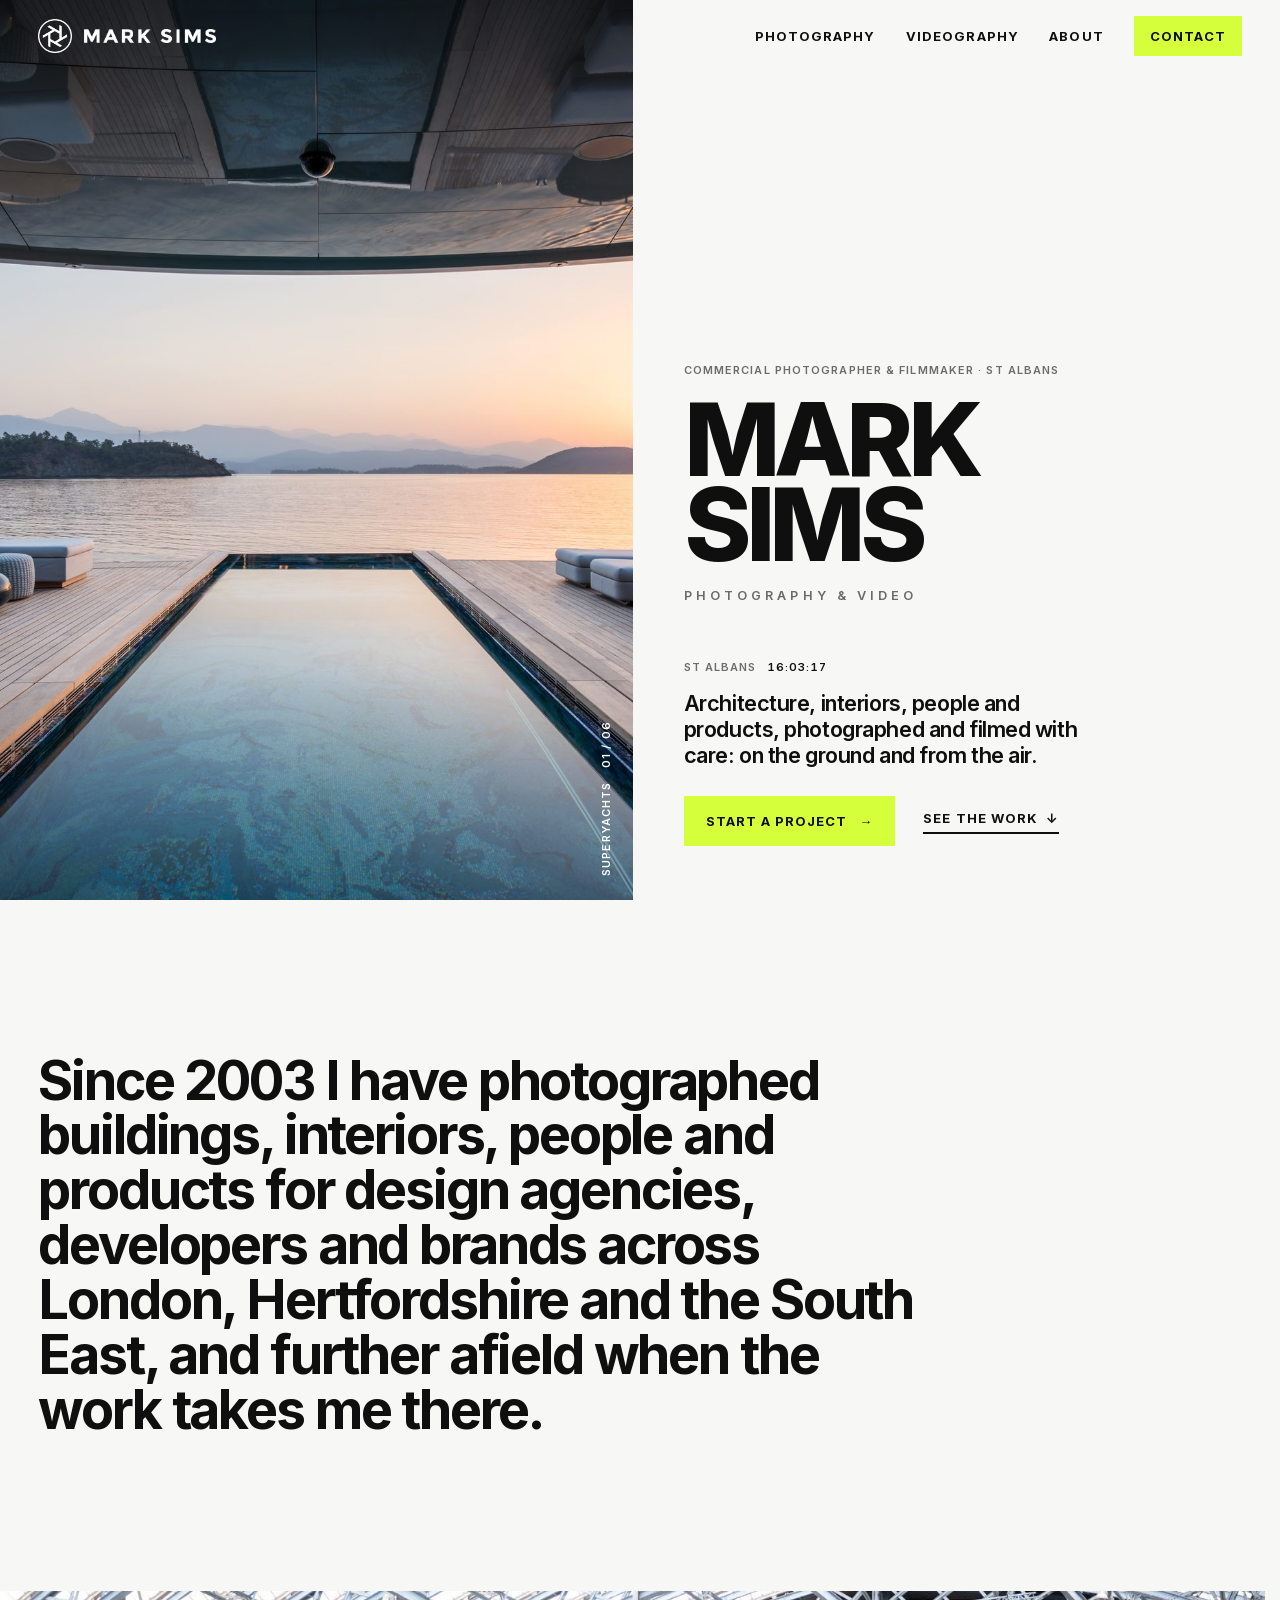
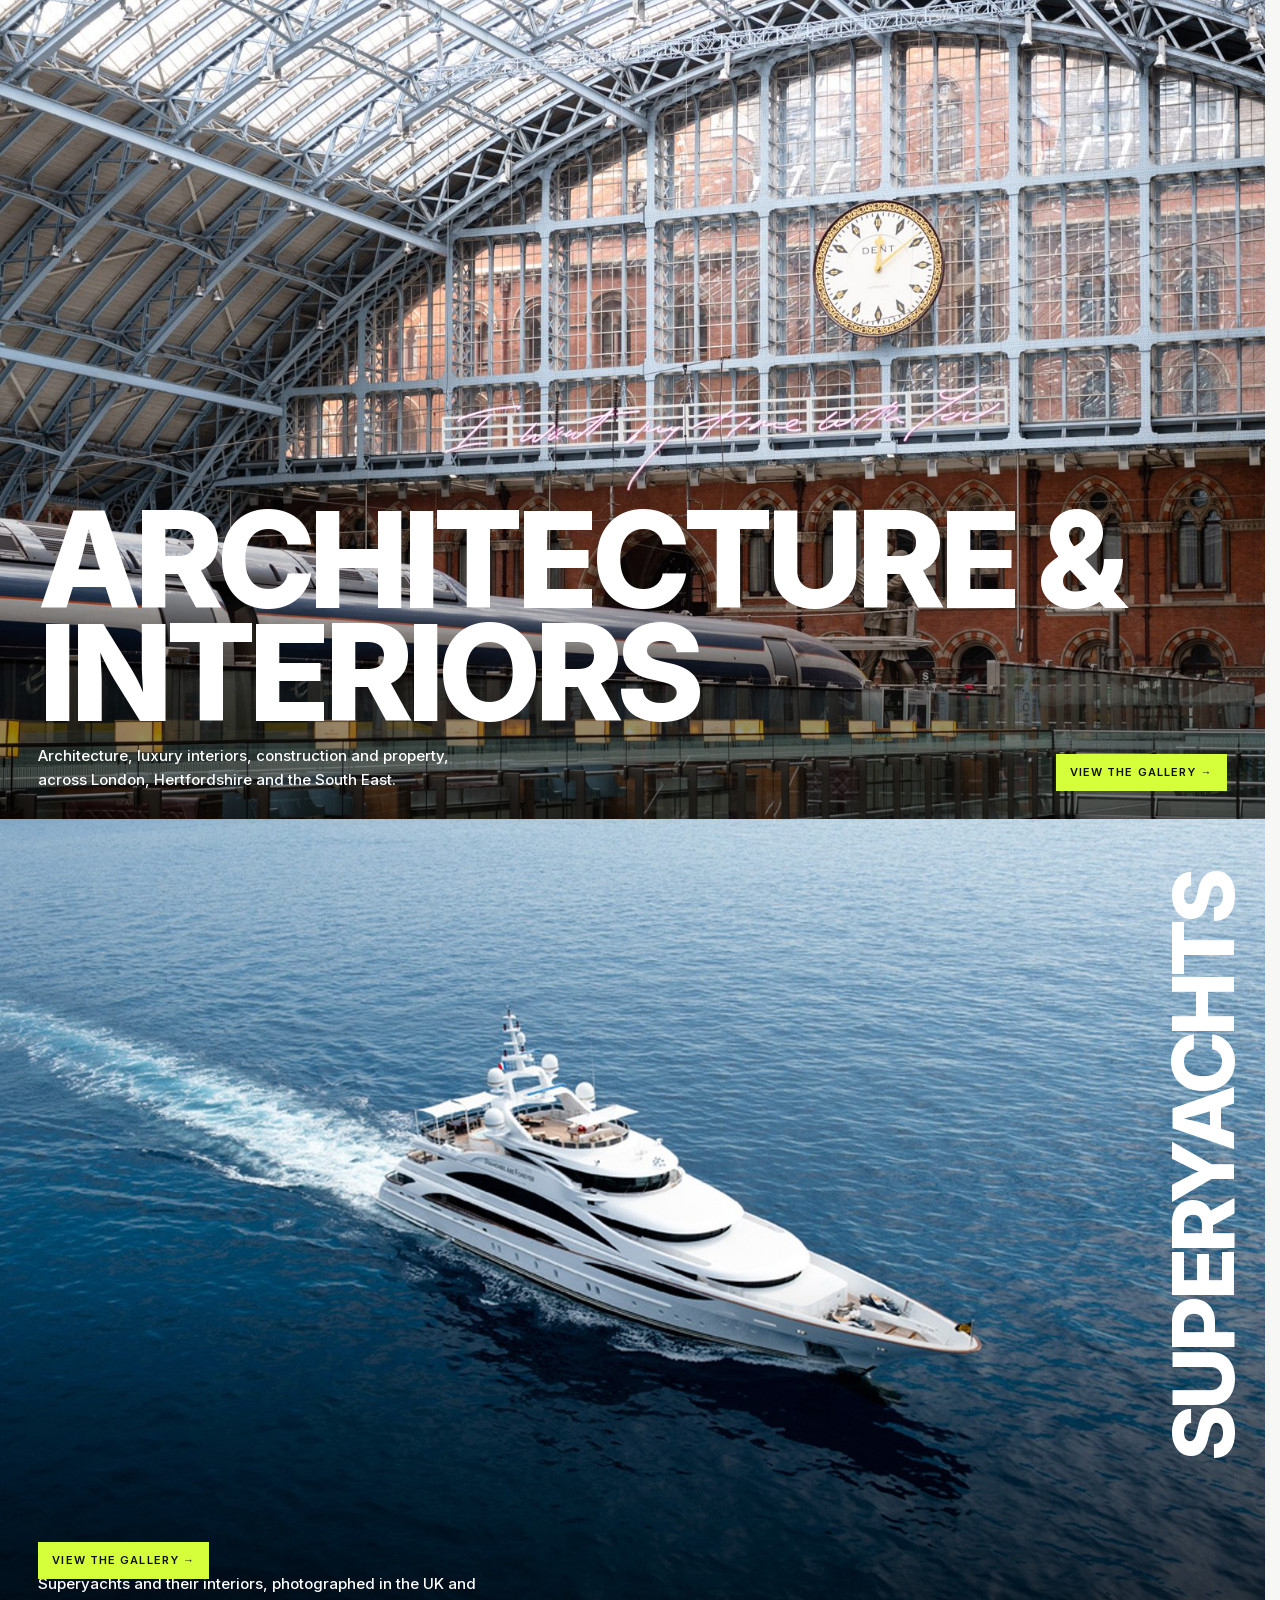
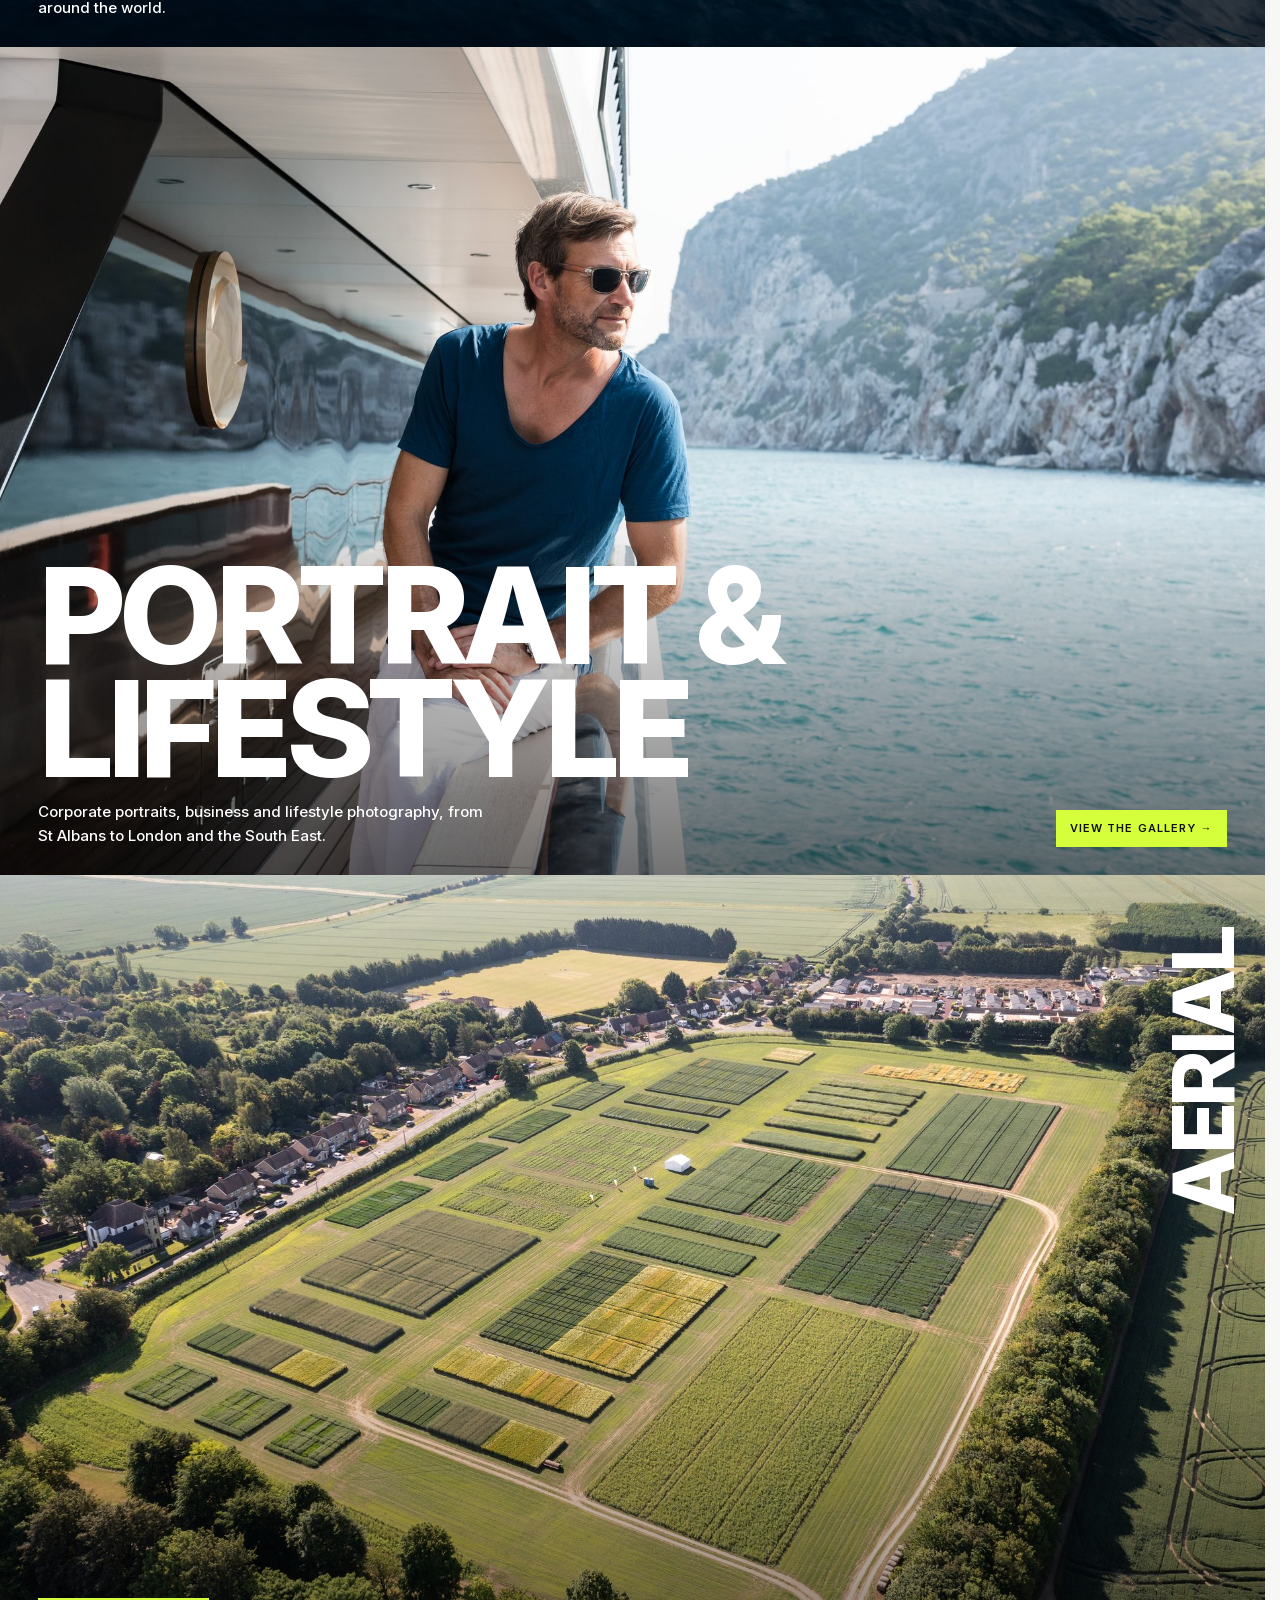
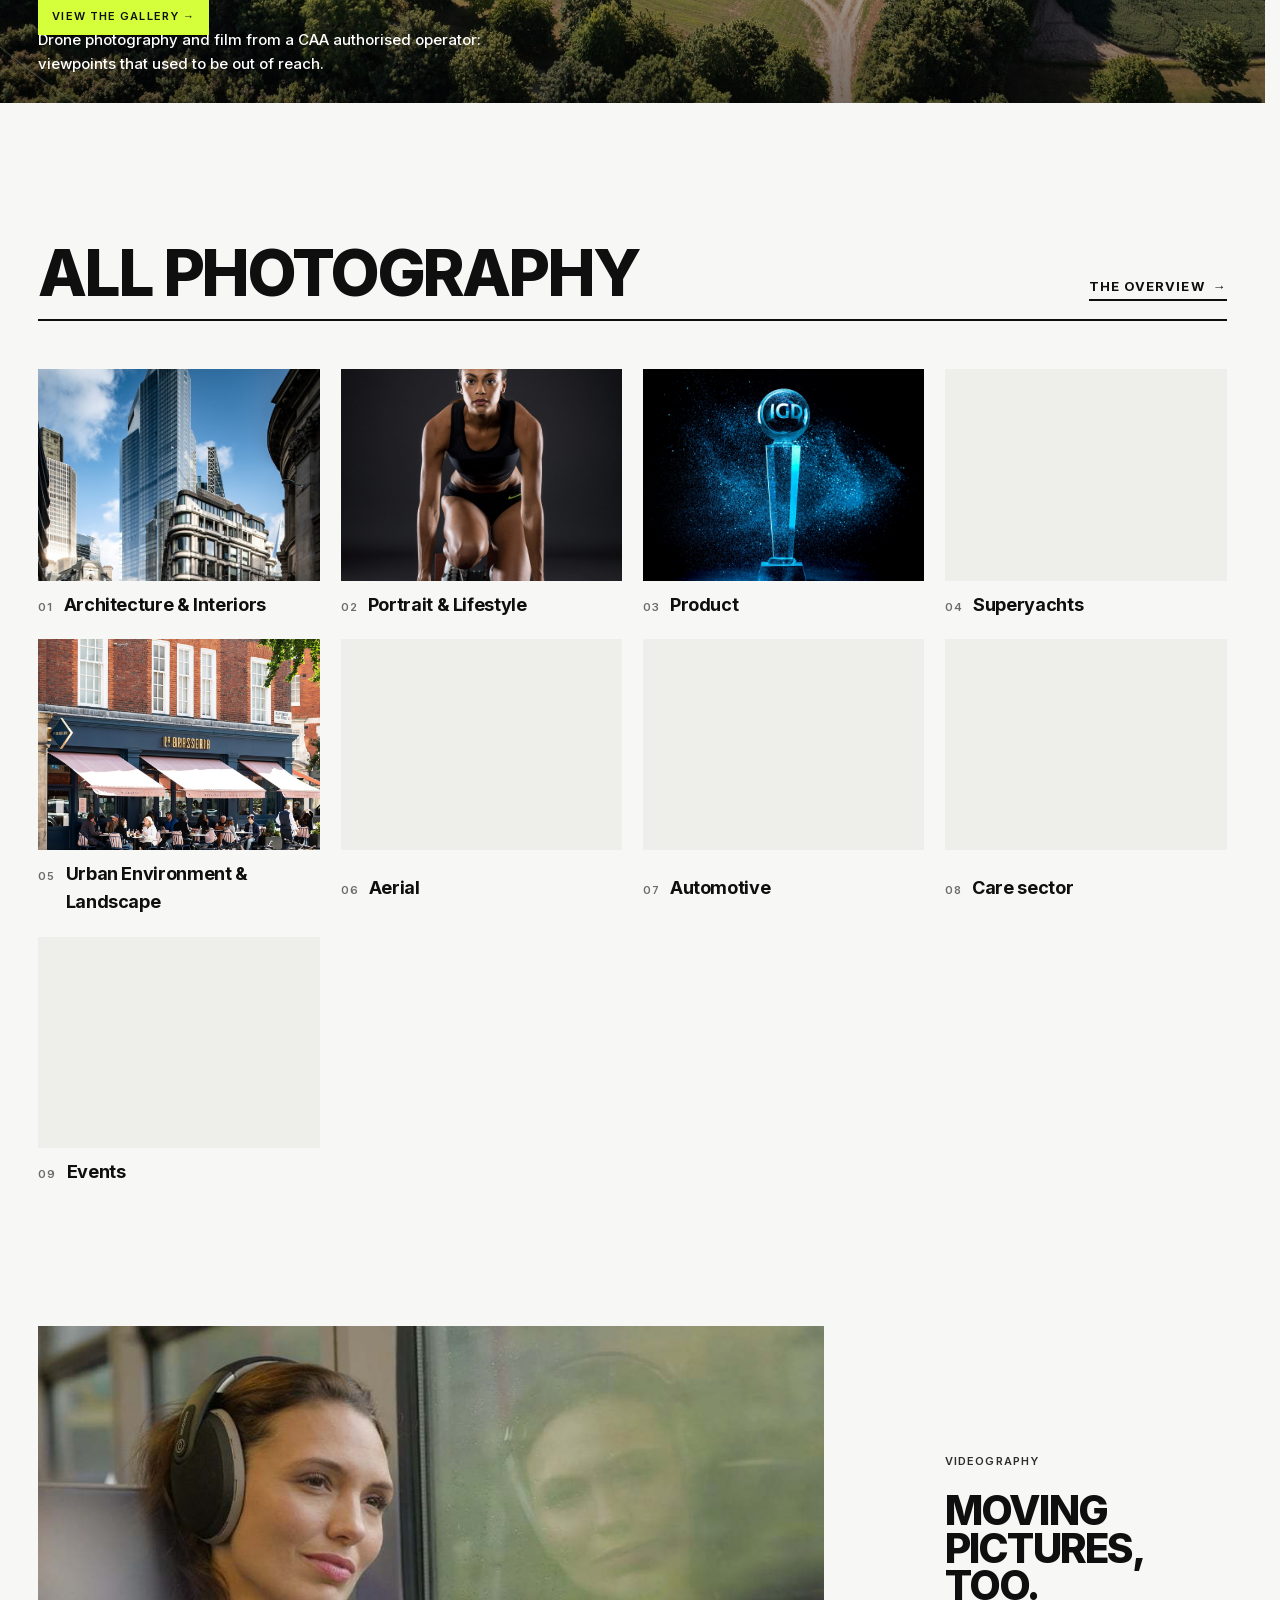
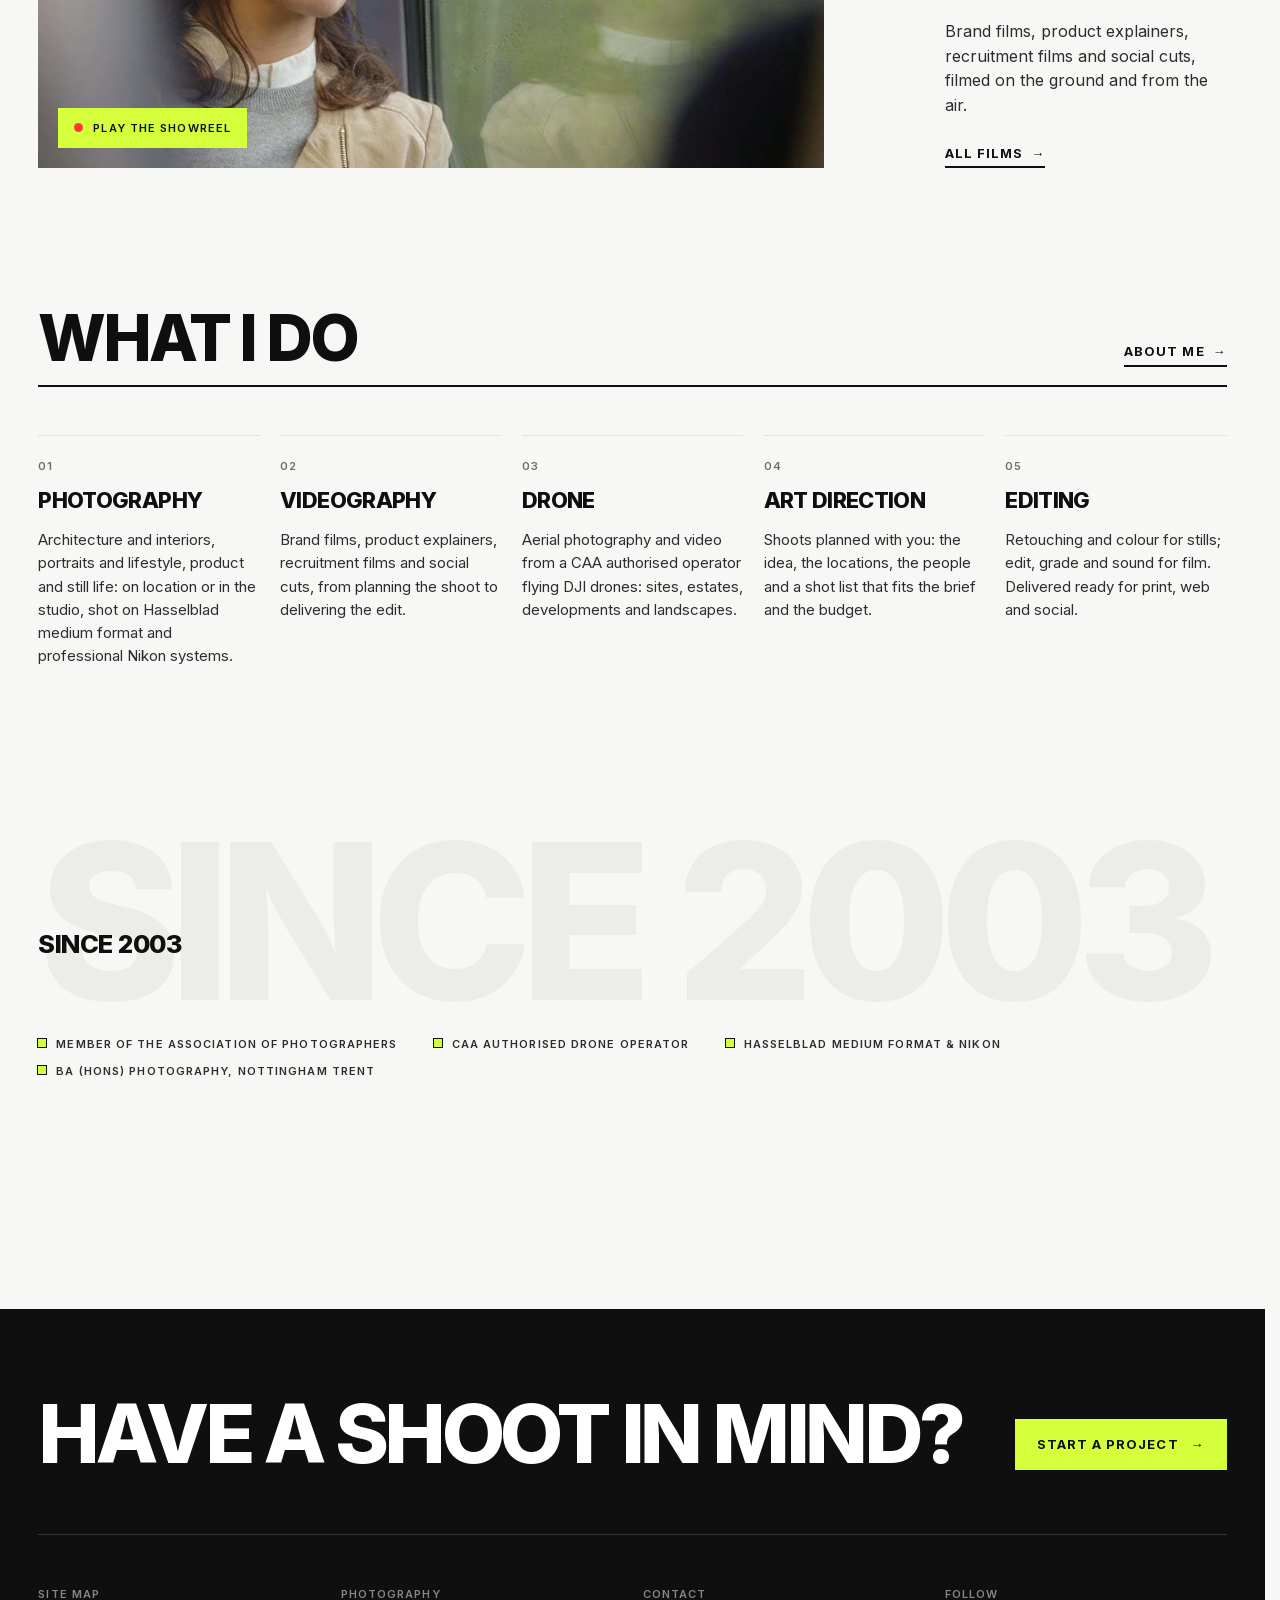
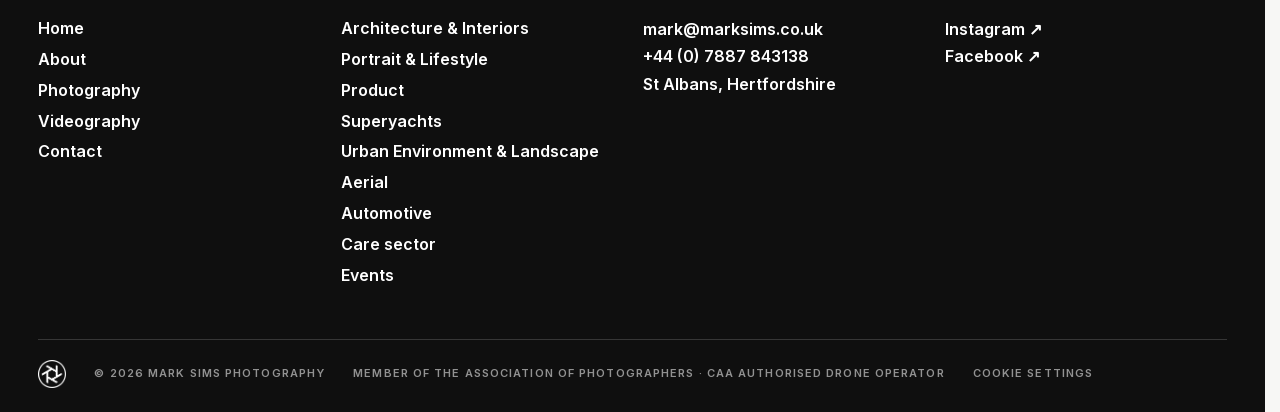
<file: index.html>
<!doctype html>
<html lang="en-GB">
<head>
  <meta charset="utf-8">
  <meta name="robots" content="noindex, nofollow">
  <meta name="viewport" content="width=device-width, initial-scale=1, viewport-fit=cover">
  <title>Mark Sims | Photography &amp; Video, St Albans</title>
  <meta name="description" content="Mark Sims: commercial photographer, filmmaker and CAA authorised drone operator in St Albans, Hertfordshire. Architecture and interiors, portraits and lifestyle, product, superyachts and aerial, across London and the South East.">
  <link rel="canonical" href="https://www.marksims.co.uk/">
  <meta property="og:type" content="website">
  <meta property="og:site_name" content="Mark Sims Photography &amp; Video">
  <meta property="og:title" content="Mark Sims | Photography &amp; Video, St Albans">
  <meta property="og:description" content="Mark Sims: commercial photographer, filmmaker and CAA authorised drone operator in St Albans, Hertfordshire. Architecture and interiors, portraits and lifestyle, product, superyachts and aerial, across London and the South East.">
  <meta property="og:url" content="https://www.marksims.co.uk/">
  <meta name="theme-color" content="#f7f7f5">
  <link rel="icon" href="img/brand/favicon.png" type="image/png">
  <link rel="apple-touch-icon" href="img/brand/apple-touch-icon.png">
  <link rel="preload" href="fonts/inter-300-800.woff2" as="font" type="font/woff2" crossorigin>
  <link rel="stylesheet" href="css/site.css">
  <link rel="stylesheet" href="css/lightbox.css">
  <script src="js/early.js"></script>
</head>
<body class="page-home cmstemplate_site">
  <a class="skip" href="#main">Skip to content</a>
  <header class="hdr cmsobject_site-header" data-hdr>
    <a class="logo" href="./" aria-label="Mark Sims Photography and Video, home">
      <img class="logo-mark logo-ink" src="./img/brand/mark-black.png" alt="" width="468" height="468">
      <img class="logo-mark logo-light" src="./img/brand/mark-white.png" alt="" width="468" height="468">
      <img class="logo-name logo-ink" src="./img/brand/name-black.png" alt="Mark Sims" width="1500" height="165">
      <img class="logo-name logo-light" src="./img/brand/name-white.png" alt="" width="1500" height="165">
    </a>
    <button class="menu-btn" type="button" aria-expanded="false" aria-controls="main-nav" data-menu><span class="menu-word">Menu</span><span class="menu-bars" aria-hidden="true"></span></button>
    <nav class="nav cmsnavigation_main-nav" id="main-nav" aria-label="Main">
      <a href="./photography/">Photography</a>
      <a href="./videography/">Videography</a>
      <a href="./about/">About</a>
      <a href="./contact/">Contact</a>
    </nav>
  </header>
  <main id="main" class="home">
    <section class="split" id="top">
      <div class="split-media" data-slides>
        <figure class="slide is-on"><img src="img/photography/superyachts/057.jpg" alt="Superyachts: a photograph by Mark Sims" width="2000" height="1312" decoding="async"><figcaption>Superyachts</figcaption></figure>
        <figure class="slide"><img src="img/photography/architecture-interiors/058.jpg" alt="Architecture &amp; Interiors: a photograph by Mark Sims" width="1600" height="1115" loading="lazy" decoding="async"><figcaption>Architecture &amp; Interiors</figcaption></figure>
        <figure class="slide"><img src="img/photography/portrait-lifestyle/018.jpg" alt="Portrait &amp; Lifestyle: a photograph by Mark Sims" width="1488" height="2000" loading="lazy" decoding="async"><figcaption>Portrait &amp; Lifestyle</figcaption></figure>
        <figure class="slide"><img src="img/photography/aerial/012.jpg" alt="Aerial: a photograph by Mark Sims" width="2000" height="1251" loading="lazy" decoding="async"><figcaption>Aerial</figcaption></figure>
        <figure class="slide"><img src="img/photography/product/013.jpg" alt="Product: a photograph by Mark Sims" width="2000" height="1509" loading="lazy" decoding="async"><figcaption>Product</figcaption></figure>
        <figure class="slide"><img src="img/photography/urban-landscape/018.jpg" alt="Urban Environment &amp; Landscape: a photograph by Mark Sims" width="1600" height="1025" loading="lazy" decoding="async"><figcaption>Urban Environment &amp; Landscape</figcaption></figure>
        <p class="split-caption" aria-hidden="true"><span data-slide-name>Superyachts</span> <span data-slide-n>01 / 06</span></p>
      </div>
      <div class="split-panel">
        <p class="kicker">Commercial photographer &amp; filmmaker · St Albans</p>
        <h1 class="split-title"><span>Mark</span><span>Sims</span></h1>
        <p class="split-sub">Photography &amp; Video</p>
        <p class="split-clock">St Albans <time data-clock="Europe/London" data-seconds>--:--:--</time></p>
        <p class="split-lede">Architecture, interiors, people and products, photographed and filmed with care: on the ground and from the air.</p>
        <div class="split-actions"><a class="btn btn-accent" href="contact/">Start a project <span aria-hidden="true">→</span></a><a class="btn-text" href="#work">See the work <span aria-hidden="true">↓</span></a></div>
      </div>
    </section>

    <section class="statement" id="work">
      <p class="statement-text">Since 2003 I have photographed buildings, interiors, people and products for design agencies, developers and brands across London, Hertfordshire and the South East, and further afield when the work takes me there.</p>
    </section>

    <section class="panels" aria-label="Photography">
      <div class="panels-list">
        <a class="panel panel-0" href="photography/architecture-interiors/">
          <span class="panel-media"><img src="img/photography/architecture-interiors/043.jpg" alt="" width="1600" height="1067" loading="lazy" decoding="async"></span>
          <span class="panel-word">Architecture &amp; Interiors</span>
          <span class="panel-copy">Architecture, luxury interiors, construction and property, across London, Hertfordshire and the South East.</span>
          <span class="panel-go">View the gallery <span aria-hidden="true">→</span></span>
        </a>
        <a class="panel panel-1" href="photography/superyachts/">
          <span class="panel-media"><img src="img/photography/superyachts/051.jpg" alt="" width="1600" height="1064" loading="lazy" decoding="async"></span>
          <span class="panel-word">Superyachts</span>
          <span class="panel-copy">Superyachts and their interiors, photographed in the UK and around the world.</span>
          <span class="panel-go">View the gallery <span aria-hidden="true">→</span></span>
        </a>
        <a class="panel panel-0" href="photography/portrait-lifestyle/">
          <span class="panel-media"><img src="img/photography/portrait-lifestyle/035.jpg" alt="" width="2000" height="1335" loading="lazy" decoding="async"></span>
          <span class="panel-word">Portrait &amp; Lifestyle</span>
          <span class="panel-copy">Corporate portraits, business and lifestyle photography, from St Albans to London and the South East.</span>
          <span class="panel-go">View the gallery <span aria-hidden="true">→</span></span>
        </a>
        <a class="panel panel-1" href="photography/aerial/">
          <span class="panel-media"><img src="img/photography/aerial/012.jpg" alt="" width="2000" height="1251" loading="lazy" decoding="async"></span>
          <span class="panel-word">Aerial</span>
          <span class="panel-copy">Drone photography and film from a CAA authorised operator: viewpoints that used to be out of reach.</span>
          <span class="panel-go">View the gallery <span aria-hidden="true">→</span></span>
        </a>
      </div>
    </section>

    <section class="cats-strip" aria-labelledby="cats-h">
      <header class="strip-head"><h2 class="strip-title" id="cats-h">All photography</h2><a class="btn-text" href="photography/">The overview <span aria-hidden="true">→</span></a></header>
      <div class="cat-index">
        <a class="ci" href="photography/architecture-interiors/"><span class="ci-media"><img src="img/photography/architecture-interiors/051.jpg" alt="" width="1325" height="1600" loading="lazy" decoding="async"></span><span class="ci-n">01</span><span class="ci-name">Architecture &amp; Interiors</span></a>
        <a class="ci" href="photography/portrait-lifestyle/"><span class="ci-media"><img src="img/photography/portrait-lifestyle/018.jpg" alt="" width="1488" height="2000" loading="lazy" decoding="async"></span><span class="ci-n">02</span><span class="ci-name">Portrait &amp; Lifestyle</span></a>
        <a class="ci" href="photography/product/"><span class="ci-media"><img src="img/photography/product/010.jpg" alt="" width="1500" height="2000" loading="lazy" decoding="async"></span><span class="ci-n">03</span><span class="ci-name">Product</span></a>
        <a class="ci" href="photography/superyachts/"><span class="ci-media"><img src="img/photography/superyachts/041.jpg" alt="" width="1596" height="1600" loading="lazy" decoding="async"></span><span class="ci-n">04</span><span class="ci-name">Superyachts</span></a>
        <a class="ci" href="photography/urban-landscape/"><span class="ci-media"><img src="img/photography/urban-landscape/044.jpg" alt="" width="1011" height="1600" loading="lazy" decoding="async"></span><span class="ci-n">05</span><span class="ci-name">Urban Environment &amp; Landscape</span></a>
        <a class="ci" href="photography/aerial/"><span class="ci-media"><img src="img/photography/aerial/004.jpg" alt="" width="1600" height="1099" loading="lazy" decoding="async"></span><span class="ci-n">06</span><span class="ci-name">Aerial</span></a>
        <a class="ci" href="photography/automotive/"><span class="ci-media"><img src="img/photography/automotive/010.jpg" alt="" width="1064" height="1600" loading="lazy" decoding="async"></span><span class="ci-n">07</span><span class="ci-name">Automotive</span></a>
        <a class="ci" href="photography/care-sector/"><span class="ci-media"><img src="img/photography/care-sector/068.jpg" alt="" width="1600" height="1200" loading="lazy" decoding="async"></span><span class="ci-n">08</span><span class="ci-name">Care sector</span></a>
        <a class="ci" href="photography/events/"><span class="ci-media"><img src="img/photography/events/placeholder.jpg" alt="" width="1600" height="2000" loading="lazy" decoding="async"></span><span class="ci-n">09</span><span class="ci-name">Events</span></a>
      </div>
    </section>

    <section class="reel" aria-labelledby="reel-h">
      <a class="reel-media" href="https://vimeo.com/204860711" data-film data-title="Showreel" data-client="Mark Sims" data-duration="1:32">
        <img src="img/films/204864373.jpg" alt="" width="960" height="540" loading="lazy" decoding="async">
        <span class="reel-play"><span class="reel-dot" aria-hidden="true"></span>Play the showreel</span>
      </a>
      <div class="reel-text">
        <p class="kicker">Videography</p>
        <h2 class="reel-title" id="reel-h">Moving pictures, too.</h2>
        <p>Brand films, product explainers, recruitment films and social cuts, filmed on the ground and from the air.</p>
        <a class="btn-text" href="videography/">All films <span aria-hidden="true">→</span></a>
      </div>
    </section>

    <section class="services" aria-labelledby="svc-h">
      <header class="strip-head"><h2 class="strip-title" id="svc-h">What I do</h2><a class="btn-text" href="about/">About me <span aria-hidden="true">→</span></a></header>
      <ol class="svc-list">
        <li class="svc"><span class="svc-n">01</span><h3 class="svc-name">Photography</h3><p class="svc-copy">Architecture and interiors, portraits and lifestyle, product and still life: on location or in the studio, shot on Hasselblad medium format and professional Nikon systems.</p></li>
        <li class="svc"><span class="svc-n">02</span><h3 class="svc-name">Videography</h3><p class="svc-copy">Brand films, product explainers, recruitment films and social cuts, from planning the shoot to delivering the edit.</p></li>
        <li class="svc"><span class="svc-n">03</span><h3 class="svc-name">Drone</h3><p class="svc-copy">Aerial photography and video from a CAA authorised operator flying DJI drones: sites, estates, developments and landscapes.</p></li>
        <li class="svc"><span class="svc-n">04</span><h3 class="svc-name">Art direction</h3><p class="svc-copy">Shoots planned with you: the idea, the locations, the people and a shot list that fits the brief and the budget.</p></li>
        <li class="svc"><span class="svc-n">05</span><h3 class="svc-name">Editing</h3><p class="svc-copy">Retouching and colour for stills; edit, grade and sound for film. Delivered ready for print, web and social.</p></li>
      </ol>
    </section>

    <section class="since" aria-labelledby="since-h">
      <p class="since-ghost" aria-hidden="true">Since 2003</p>
      <h2 class="since-title" id="since-h">Since 2003</h2>
      <ul class="since-list">
        <li>Member of the Association of Photographers</li>
        <li>CAA authorised drone operator</li>
        <li>Hasselblad medium format &amp; Nikon</li>
        <li>BA (Hons) Photography, Nottingham Trent</li>
      </ul>
    </section>
  </main>
  <footer class="ftr cmsobject_site-footer">
    <div class="ftr-cta">
      <p class="ftr-big">Have a shoot in mind?</p>
      <a class="btn btn-accent" href="./contact/">Start a project <span aria-hidden="true">→</span></a>
    </div>
    <div class="ftr-grid">
      <div class="ftr-col">
        <h2 class="ftr-h">Site map</h2>
        <nav class="ftr-nav cmsnavigation_footer-nav" aria-label="Site map">
          <a href="./">Home</a>
          <a href="./about/">About</a>
          <a href="./photography/">Photography</a>
          <a href="./videography/">Videography</a>
          <a href="./contact/">Contact</a>
        </nav>
      </div>
      <div class="ftr-col">
        <h2 class="ftr-h">Photography</h2>
        <ul class="ftr-cats" data-cats>
          <li><a href="./photography/architecture-interiors/">Architecture &amp; Interiors</a></li>
          <li><a href="./photography/portrait-lifestyle/">Portrait &amp; Lifestyle</a></li>
          <li><a href="./photography/product/">Product</a></li>
          <li><a href="./photography/superyachts/">Superyachts</a></li>
          <li><a href="./photography/urban-landscape/">Urban Environment &amp; Landscape</a></li>
          <li><a href="./photography/aerial/">Aerial</a></li>
          <li><a href="./photography/automotive/">Automotive</a></li>
          <li><a href="./photography/care-sector/">Care sector</a></li>
          <li><a href="./photography/events/">Events</a></li>
        </ul>
      </div>
      <div class="ftr-col">
        <h2 class="ftr-h">Contact</h2>
        <p><a href="mailto:mark@marksims.co.uk">mark@marksims.co.uk</a><br><a href="tel:+447887843138">+44 (0) 7887 843138</a><br>St Albans, Hertfordshire</p>
      </div>
      <div class="ftr-col">
        <h2 class="ftr-h">Follow</h2>
        <p><a href="https://www.instagram.com/marksimsphotography/" target="_blank" rel="noopener">Instagram ↗</a><br><a href="https://www.facebook.com/marksimsphoto/" target="_blank" rel="noopener">Facebook ↗</a></p>
      </div>
    </div>
    <div class="ftr-base">
      <img class="ftr-mark" src="./img/brand/mark-white.png" alt="" width="468" height="468">
      <span>© 2026 Mark Sims Photography</span>
      <span>Member of the Association of Photographers · CAA authorised drone operator</span>
      <a href="#" data-cnx-consent>Cookie settings</a>
    </div>
  </footer>
  <script src="js/lightbox.js"></script>
  <script src="js/site.js"></script>
</body>
</html>
</file>
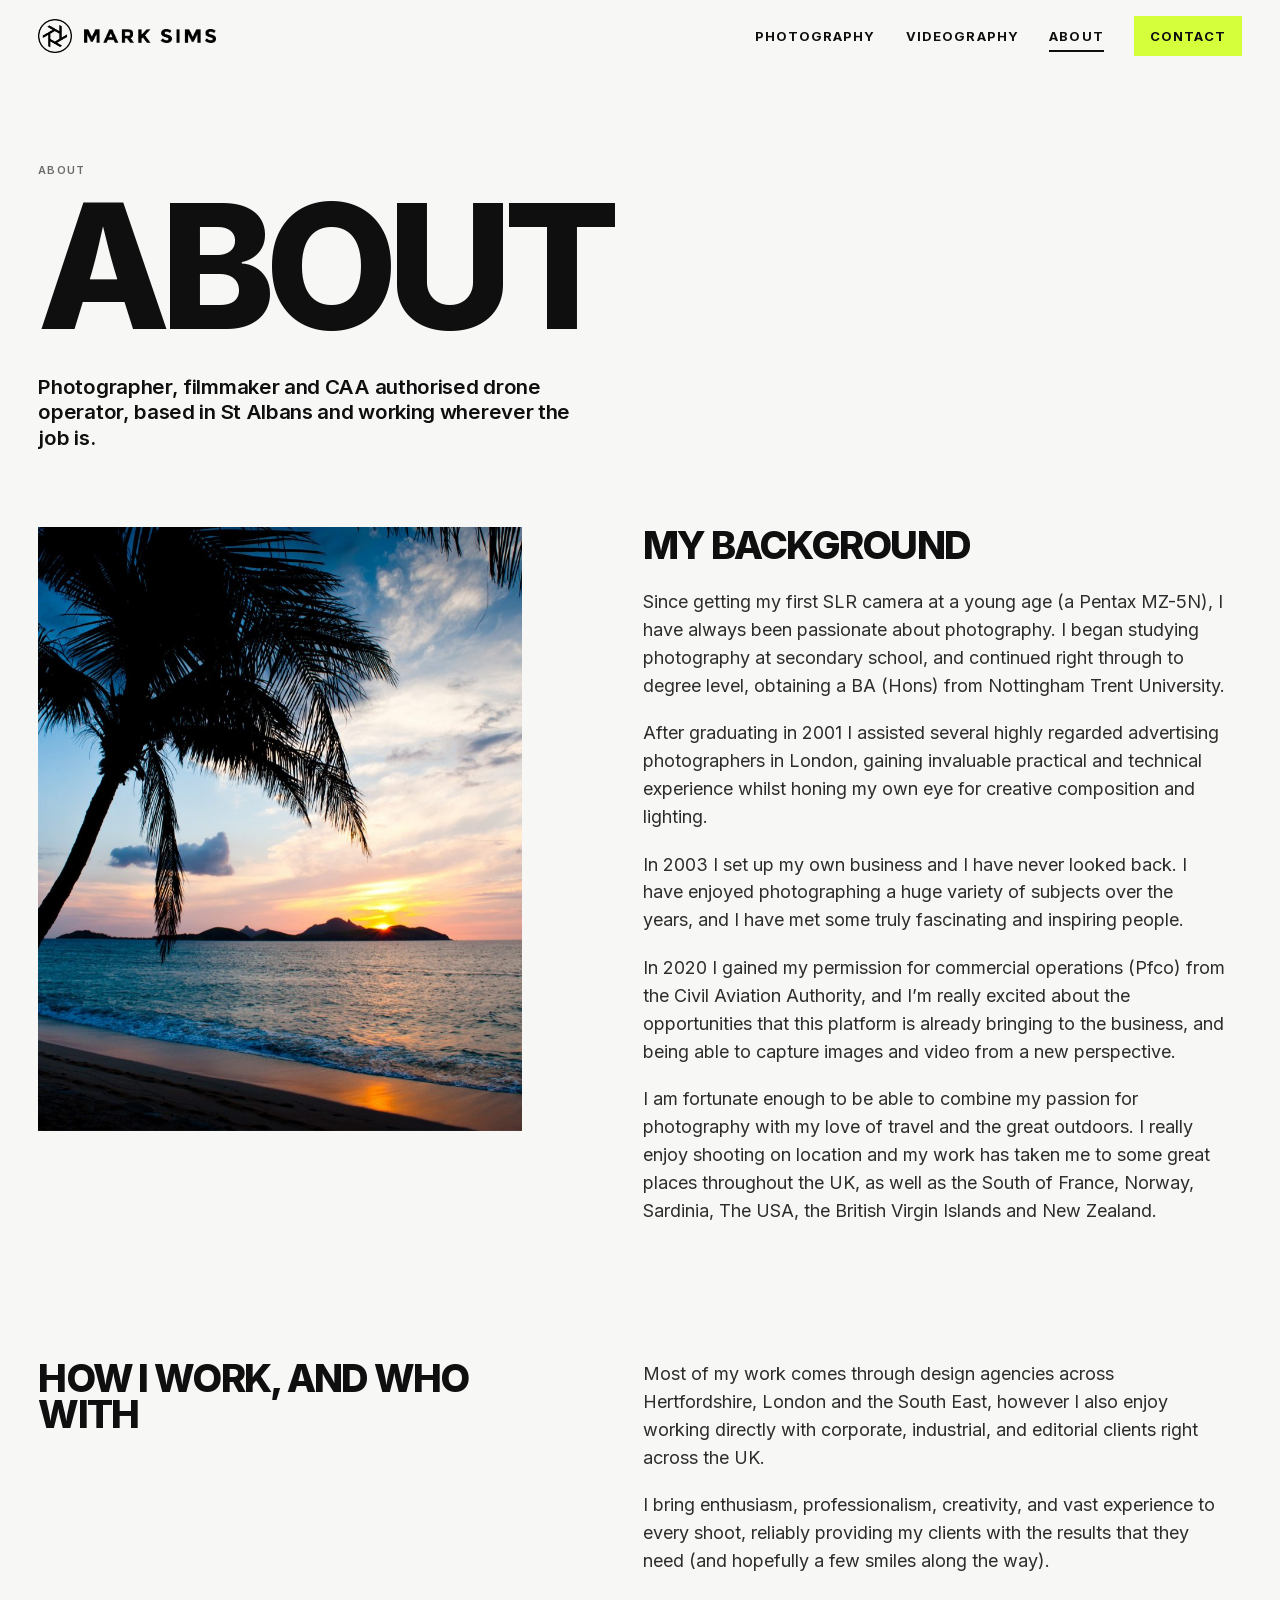
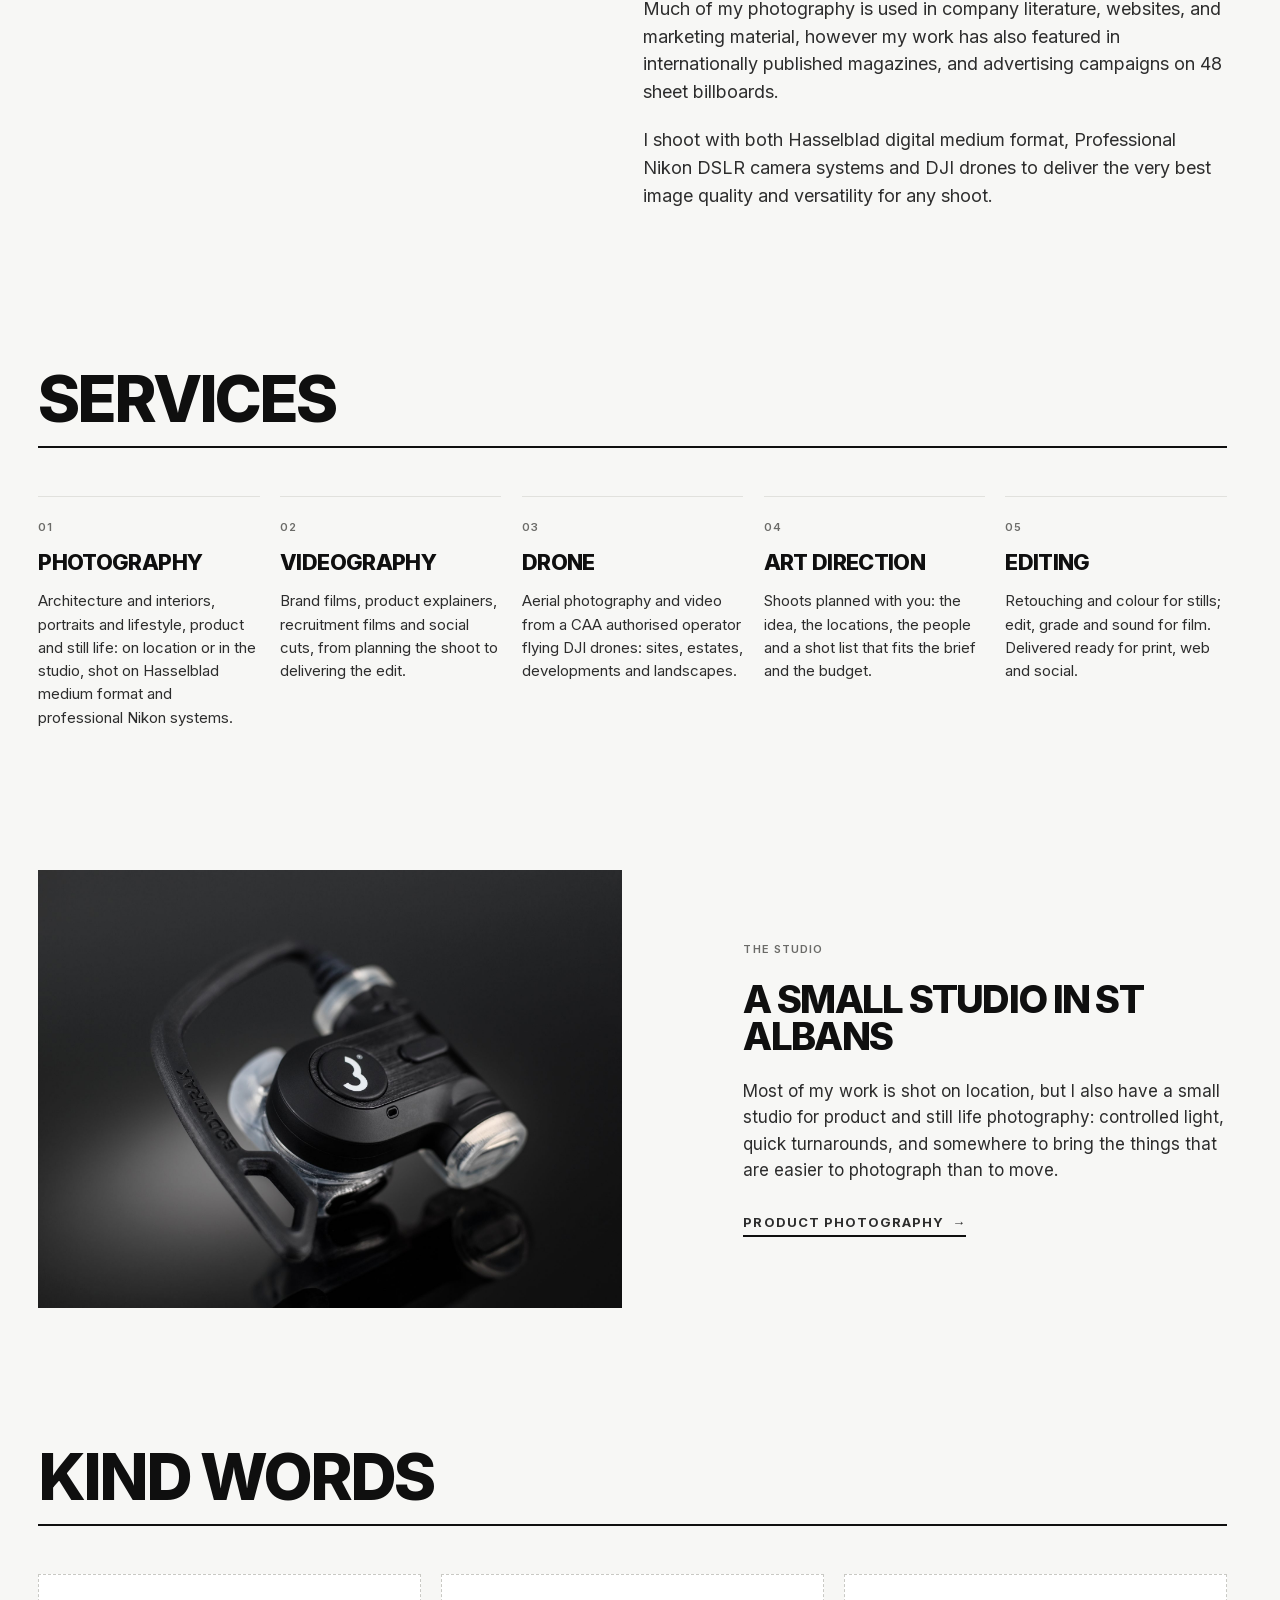
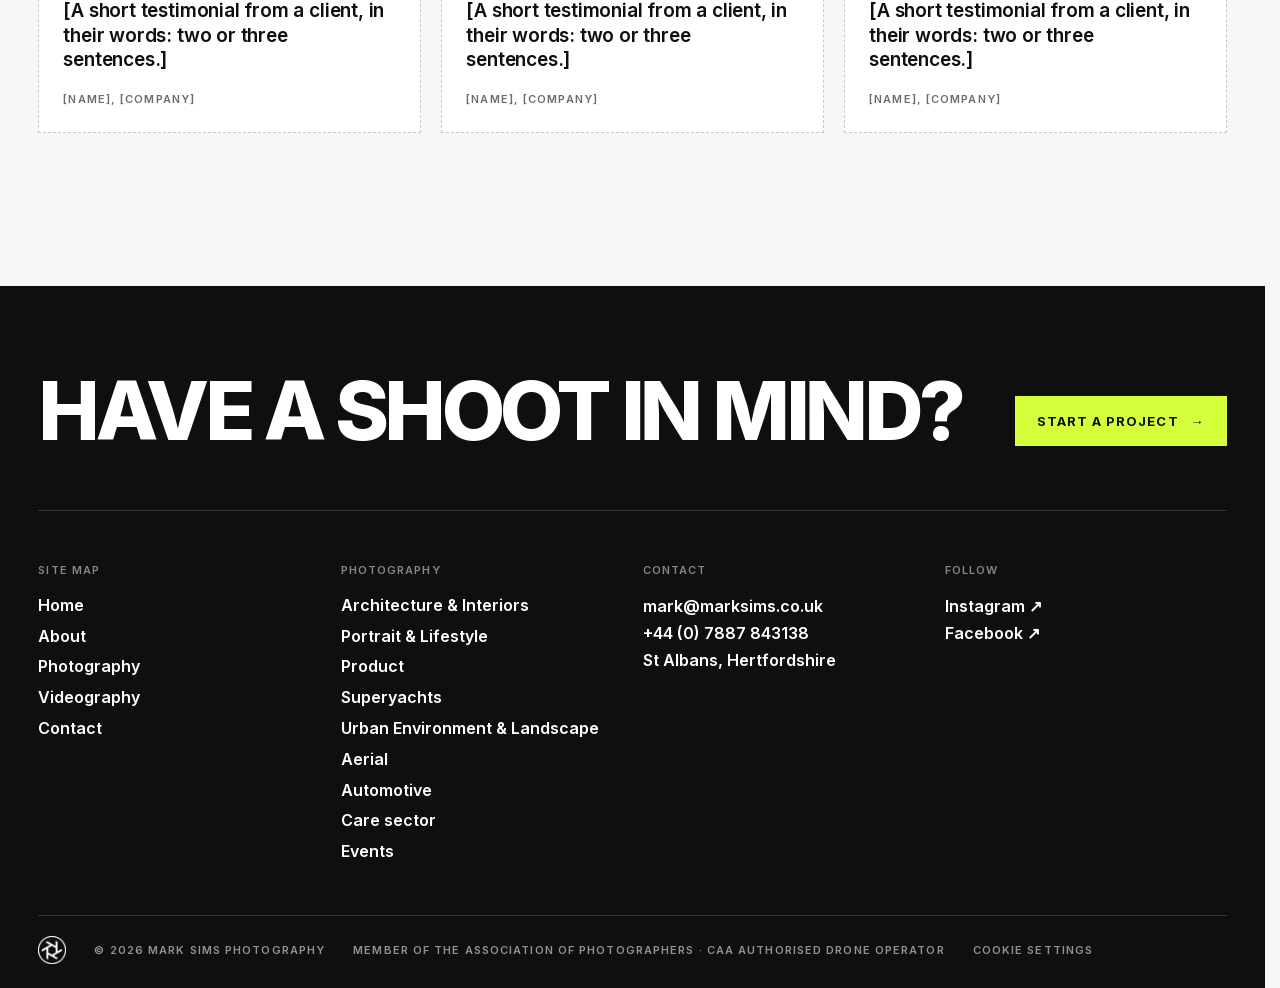
<file: about/index.html>
<!doctype html>
<html lang="en-GB">
<head>
  <meta charset="utf-8">
  <meta name="robots" content="noindex, nofollow">
  <meta name="viewport" content="width=device-width, initial-scale=1, viewport-fit=cover">
  <title>About | Mark Sims</title>
  <meta name="description" content="About Mark Sims: commercial photographer, filmmaker and CAA authorised drone operator since 2003, based in St Albans, Hertfordshire.">
  <link rel="canonical" href="https://www.marksims.co.uk/about/">
  <meta property="og:type" content="website">
  <meta property="og:site_name" content="Mark Sims Photography &amp; Video">
  <meta property="og:title" content="About | Mark Sims">
  <meta property="og:description" content="About Mark Sims: commercial photographer, filmmaker and CAA authorised drone operator since 2003, based in St Albans, Hertfordshire.">
  <meta property="og:url" content="https://www.marksims.co.uk/about/">
  <meta name="theme-color" content="#f7f7f5">
  <link rel="icon" href="../img/brand/favicon.png" type="image/png">
  <link rel="apple-touch-icon" href="../img/brand/apple-touch-icon.png">
  <link rel="preload" href="../fonts/inter-300-800.woff2" as="font" type="font/woff2" crossorigin>
  <link rel="stylesheet" href="../css/site.css">
  <link rel="stylesheet" href="../css/lightbox.css">
  <script src="../js/early.js"></script>
</head>
<body class="page-about cmstemplate_site">
  <a class="skip" href="#main">Skip to content</a>
  <header class="hdr cmsobject_site-header" data-hdr>
    <a class="logo" href="../" aria-label="Mark Sims Photography and Video, home">
      <img class="logo-mark logo-ink" src="../img/brand/mark-black.png" alt="" width="468" height="468">
      <img class="logo-mark logo-light" src="../img/brand/mark-white.png" alt="" width="468" height="468">
      <img class="logo-name logo-ink" src="../img/brand/name-black.png" alt="Mark Sims" width="1500" height="165">
      <img class="logo-name logo-light" src="../img/brand/name-white.png" alt="" width="1500" height="165">
    </a>
    <button class="menu-btn" type="button" aria-expanded="false" aria-controls="main-nav" data-menu><span class="menu-word">Menu</span><span class="menu-bars" aria-hidden="true"></span></button>
    <nav class="nav cmsnavigation_main-nav" id="main-nav" aria-label="Main">
      <a href="../photography/">Photography</a>
      <a href="../videography/">Videography</a>
      <a href="../about/">About</a>
      <a href="../contact/">Contact</a>
    </nav>
  </header>
  <main id="main" class="page page-about">
    <header class="page-head">
      <p class="kicker">About</p>
      <h1 class="page-title">About</h1>
      <p class="page-lede">Photographer, filmmaker and CAA authorised drone operator, based in St Albans and working wherever the job is.</p>
    </header>
    <section class="about-intro">
      <figure class="about-fig"><img src="../img/photography/urban-landscape/018.jpg" alt="Sunset through palm trees, from Mark Sims&#x27;s landscape work" width="1600" height="1025" loading="lazy" decoding="async"></figure>
      <div class="about-copy">
        <h2 class="block-title">My background</h2>
        <p>Since getting my first SLR camera at a young age (a Pentax MZ-5N), I have always been passionate about photography. I began studying photography at secondary school, and continued right through to degree level, obtaining a BA (Hons) from Nottingham Trent University.</p>
        <p>After graduating in 2001 I assisted several highly regarded advertising photographers in London, gaining invaluable practical and technical experience whilst honing my own eye for creative composition and lighting.</p>
        <p>In 2003 I set up my own business and I have never looked back. I have enjoyed photographing a huge variety of subjects over the years, and I have met some truly fascinating and inspiring people.</p>
        <p>In 2020 I gained my permission for commercial operations (Pfco) from the Civil Aviation Authority, and I’m really excited about the opportunities that this platform is already bringing to the business, and being able to capture images and video from a new perspective.</p>
        <p>I am fortunate enough to be able to combine my passion for photography with my love of travel and the great outdoors. I really enjoy shooting on location and my work has taken me to some great places throughout the UK, as well as the South of France, Norway, Sardinia, The USA, the British Virgin Islands and New Zealand.</p>
      </div>
    </section>
    <section class="about-how">
      <h2 class="block-title">How I work, and who with</h2>
      <div class="about-copy">
        <p>Most of my work comes through design agencies across Hertfordshire, London and the South East, however I also enjoy working directly with corporate, industrial, and editorial clients right across the UK.</p>
        <p>I bring enthusiasm, professionalism, creativity, and vast experience to every shoot, reliably providing my clients with the results that they need (and hopefully a few smiles along the way).</p>
        <p>Much of my photography is used in company literature, websites, and marketing material, however my work has also featured in internationally published magazines, and advertising campaigns on 48 sheet billboards.</p>
        <p>I shoot with both Hasselblad digital medium format, Professional Nikon DSLR camera systems and DJI drones to deliver the very best image quality and versatility for any shoot.</p>
      </div>
    </section>
    <section class="services" aria-labelledby="svc-h">
      <header class="strip-head"><h2 class="strip-title" id="svc-h">Services</h2></header>
      <ol class="svc-list">
        <li class="svc"><span class="svc-n">01</span><h3 class="svc-name">Photography</h3><p class="svc-copy">Architecture and interiors, portraits and lifestyle, product and still life: on location or in the studio, shot on Hasselblad medium format and professional Nikon systems.</p></li>
        <li class="svc"><span class="svc-n">02</span><h3 class="svc-name">Videography</h3><p class="svc-copy">Brand films, product explainers, recruitment films and social cuts, from planning the shoot to delivering the edit.</p></li>
        <li class="svc"><span class="svc-n">03</span><h3 class="svc-name">Drone</h3><p class="svc-copy">Aerial photography and video from a CAA authorised operator flying DJI drones: sites, estates, developments and landscapes.</p></li>
        <li class="svc"><span class="svc-n">04</span><h3 class="svc-name">Art direction</h3><p class="svc-copy">Shoots planned with you: the idea, the locations, the people and a shot list that fits the brief and the budget.</p></li>
        <li class="svc"><span class="svc-n">05</span><h3 class="svc-name">Editing</h3><p class="svc-copy">Retouching and colour for stills; edit, grade and sound for film. Delivered ready for print, web and social.</p></li>
      </ol>
    </section>
    <section class="studio" aria-labelledby="studio-h">
      <figure class="studio-fig"><img src="../img/photography/product/011.jpg" alt="A product photographed in Mark Sims&#x27;s studio" width="2000" height="1500" loading="lazy" decoding="async"></figure>
      <div class="studio-copy">
        <p class="kicker">The studio</p>
        <h2 class="block-title" id="studio-h">A small studio in St Albans</h2>
        <p>Most of my work is shot on location, but I also have a small studio for product and still life photography: controlled light, quick turnarounds, and somewhere to bring the things that are easier to photograph than to move.</p>
        <a class="btn-text" href="../photography/product/">Product photography <span aria-hidden="true">→</span></a>
      </div>
    </section>
    <section class="quotes" aria-labelledby="q-h">
      <header class="strip-head"><h2 class="strip-title" id="q-h">Kind words</h2></header>
      <div class="quote-list">
        <figure class="quote"><blockquote>[A short testimonial from a client, in their words: two or three sentences.]</blockquote><figcaption>[Name], [Company]</figcaption></figure>
        <figure class="quote"><blockquote>[A short testimonial from a client, in their words: two or three sentences.]</blockquote><figcaption>[Name], [Company]</figcaption></figure>
        <figure class="quote"><blockquote>[A short testimonial from a client, in their words: two or three sentences.]</blockquote><figcaption>[Name], [Company]</figcaption></figure>
      </div>
    </section>
  </main>
  <footer class="ftr cmsobject_site-footer">
    <div class="ftr-cta">
      <p class="ftr-big">Have a shoot in mind?</p>
      <a class="btn btn-accent" href="../contact/">Start a project <span aria-hidden="true">→</span></a>
    </div>
    <div class="ftr-grid">
      <div class="ftr-col">
        <h2 class="ftr-h">Site map</h2>
        <nav class="ftr-nav cmsnavigation_footer-nav" aria-label="Site map">
          <a href="../">Home</a>
          <a href="../about/">About</a>
          <a href="../photography/">Photography</a>
          <a href="../videography/">Videography</a>
          <a href="../contact/">Contact</a>
        </nav>
      </div>
      <div class="ftr-col">
        <h2 class="ftr-h">Photography</h2>
        <ul class="ftr-cats" data-cats>
          <li><a href="../photography/architecture-interiors/">Architecture &amp; Interiors</a></li>
          <li><a href="../photography/portrait-lifestyle/">Portrait &amp; Lifestyle</a></li>
          <li><a href="../photography/product/">Product</a></li>
          <li><a href="../photography/superyachts/">Superyachts</a></li>
          <li><a href="../photography/urban-landscape/">Urban Environment &amp; Landscape</a></li>
          <li><a href="../photography/aerial/">Aerial</a></li>
          <li><a href="../photography/automotive/">Automotive</a></li>
          <li><a href="../photography/care-sector/">Care sector</a></li>
          <li><a href="../photography/events/">Events</a></li>
        </ul>
      </div>
      <div class="ftr-col">
        <h2 class="ftr-h">Contact</h2>
        <p><a href="mailto:mark@marksims.co.uk">mark@marksims.co.uk</a><br><a href="tel:+447887843138">+44 (0) 7887 843138</a><br>St Albans, Hertfordshire</p>
      </div>
      <div class="ftr-col">
        <h2 class="ftr-h">Follow</h2>
        <p><a href="https://www.instagram.com/marksimsphotography/" target="_blank" rel="noopener">Instagram ↗</a><br><a href="https://www.facebook.com/marksimsphoto/" target="_blank" rel="noopener">Facebook ↗</a></p>
      </div>
    </div>
    <div class="ftr-base">
      <img class="ftr-mark" src="../img/brand/mark-white.png" alt="" width="468" height="468">
      <span>© 2026 Mark Sims Photography</span>
      <span>Member of the Association of Photographers · CAA authorised drone operator</span>
      <a href="#" data-cnx-consent>Cookie settings</a>
    </div>
  </footer>
  <script src="../js/lightbox.js"></script>
  <script src="../js/site.js"></script>
</body>
</html>
</file>
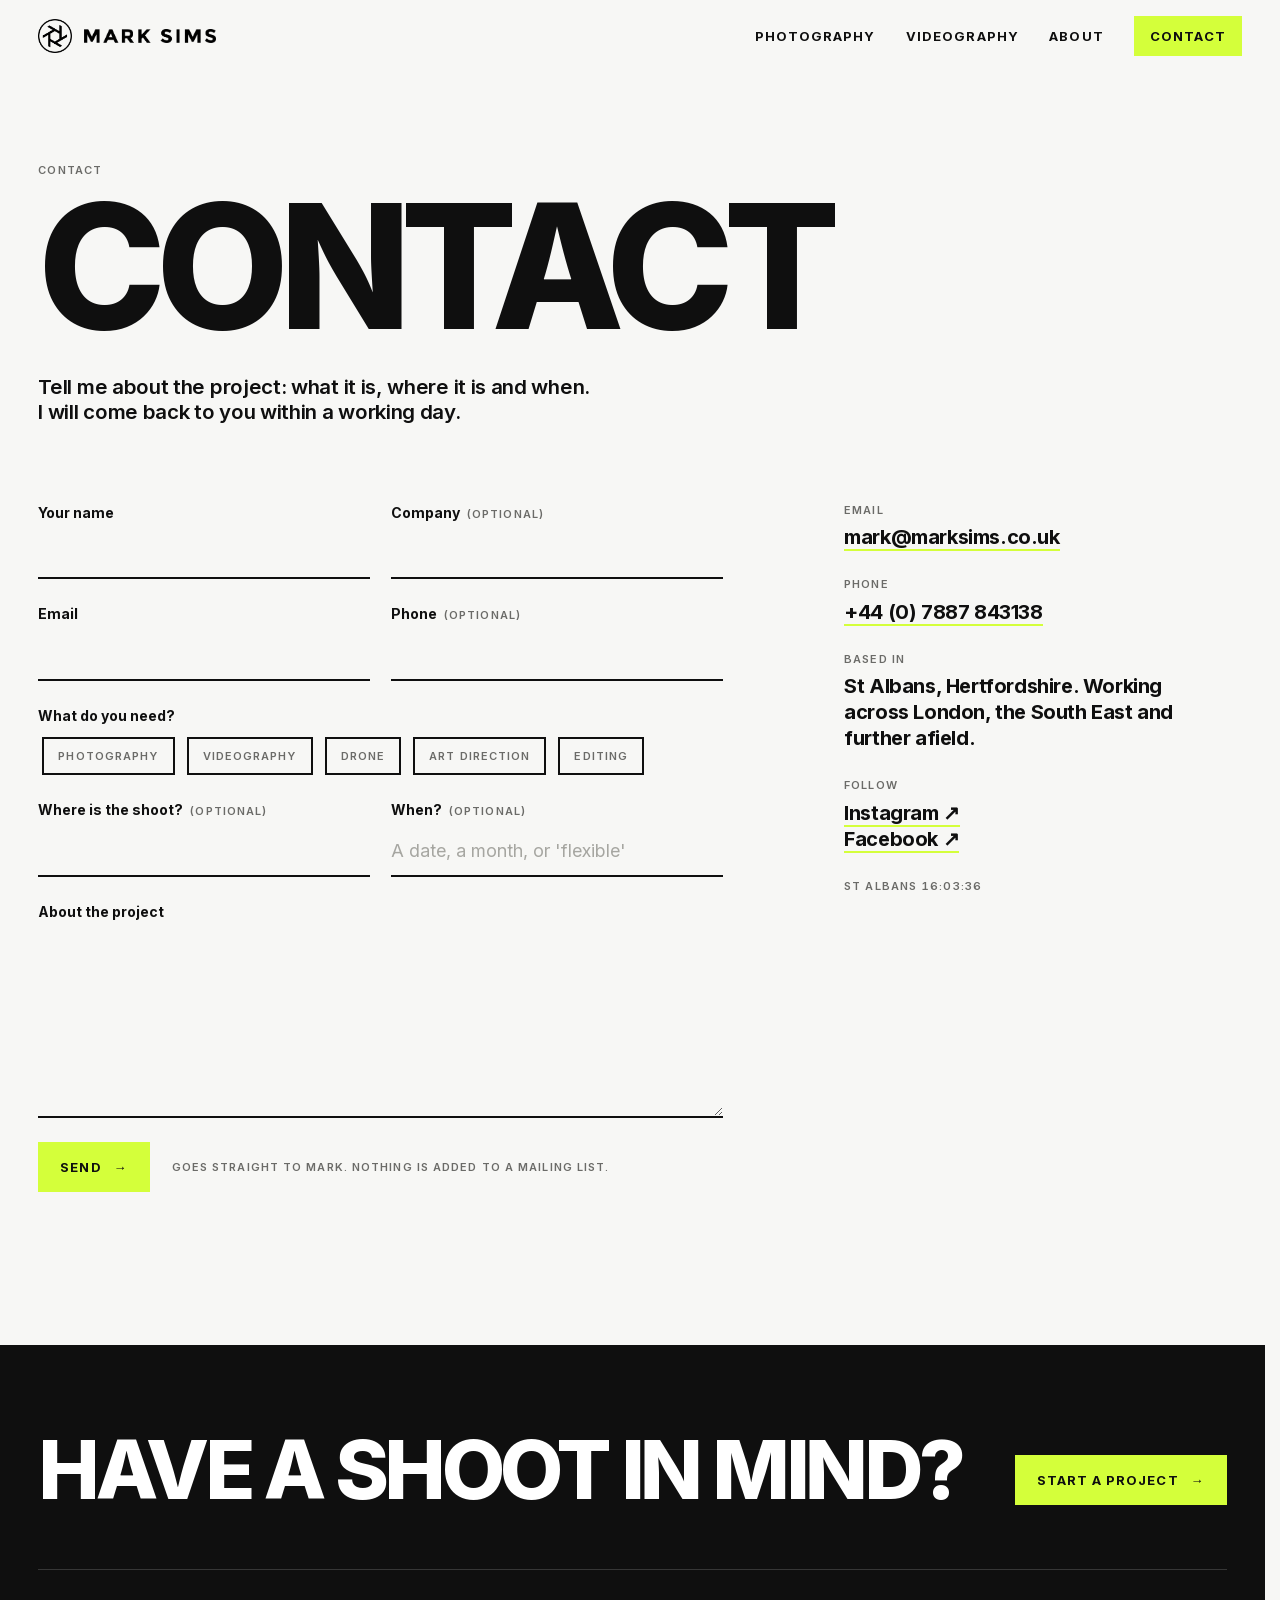
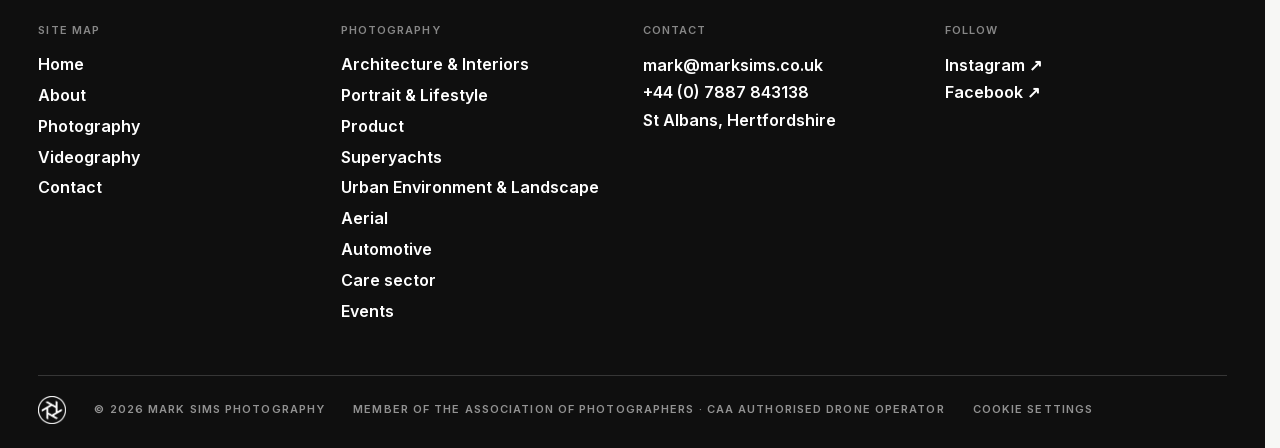
<file: contact/index.html>
<!doctype html>
<html lang="en-GB">
<head>
  <meta charset="utf-8">
  <meta name="robots" content="noindex, nofollow">
  <meta name="viewport" content="width=device-width, initial-scale=1, viewport-fit=cover">
  <title>Contact | Mark Sims</title>
  <meta name="description" content="Contact Mark Sims, commercial photographer and filmmaker in St Albans, Hertfordshire: mark@marksims.co.uk, +44 (0) 7887 843138.">
  <link rel="canonical" href="https://www.marksims.co.uk/contact/">
  <meta property="og:type" content="website">
  <meta property="og:site_name" content="Mark Sims Photography &amp; Video">
  <meta property="og:title" content="Contact | Mark Sims">
  <meta property="og:description" content="Contact Mark Sims, commercial photographer and filmmaker in St Albans, Hertfordshire: mark@marksims.co.uk, +44 (0) 7887 843138.">
  <meta property="og:url" content="https://www.marksims.co.uk/contact/">
  <meta name="theme-color" content="#f7f7f5">
  <link rel="icon" href="../img/brand/favicon.png" type="image/png">
  <link rel="apple-touch-icon" href="../img/brand/apple-touch-icon.png">
  <link rel="preload" href="../fonts/inter-300-800.woff2" as="font" type="font/woff2" crossorigin>
  <link rel="stylesheet" href="../css/site.css">
  <link rel="stylesheet" href="../css/lightbox.css">
  <script src="../js/early.js"></script>
</head>
<body class="page-contact cmstemplate_site">
  <a class="skip" href="#main">Skip to content</a>
  <header class="hdr cmsobject_site-header" data-hdr>
    <a class="logo" href="../" aria-label="Mark Sims Photography and Video, home">
      <img class="logo-mark logo-ink" src="../img/brand/mark-black.png" alt="" width="468" height="468">
      <img class="logo-mark logo-light" src="../img/brand/mark-white.png" alt="" width="468" height="468">
      <img class="logo-name logo-ink" src="../img/brand/name-black.png" alt="Mark Sims" width="1500" height="165">
      <img class="logo-name logo-light" src="../img/brand/name-white.png" alt="" width="1500" height="165">
    </a>
    <button class="menu-btn" type="button" aria-expanded="false" aria-controls="main-nav" data-menu><span class="menu-word">Menu</span><span class="menu-bars" aria-hidden="true"></span></button>
    <nav class="nav cmsnavigation_main-nav" id="main-nav" aria-label="Main">
      <a href="../photography/">Photography</a>
      <a href="../videography/">Videography</a>
      <a href="../about/">About</a>
      <a href="../contact/">Contact</a>
    </nav>
  </header>
  <main id="main" class="page page-contact">
    <header class="page-head">
      <p class="kicker">Contact</p>
      <h1 class="page-title">Contact</h1>
      <p class="page-lede">Tell me about the project: what it is, where it is and when. I will come back to you within a working day.</p>
    </header>
    <div class="contact-grid">
      <form class="enquiry cmsform_enquiry" method="post" action="#">
        <div class="f-row">
          <div class="f-field"><label for="f-name">Your name</label><input id="f-name" name="name" type="text" autocomplete="name" required></div>
          <div class="f-field"><label for="f-company">Company <span>(optional)</span></label><input id="f-company" name="company" type="text" autocomplete="organization"></div>
        </div>
        <div class="f-row">
          <div class="f-field"><label for="f-email">Email</label><input id="f-email" name="email" type="email" autocomplete="email" required></div>
          <div class="f-field"><label for="f-phone">Phone <span>(optional)</span></label><input id="f-phone" name="phone" type="tel" autocomplete="tel"></div>
        </div>
        <fieldset class="f-field f-ticks">
          <legend>What do you need?</legend>
          <label class="tick"><input type="checkbox" name="services" value="Photography"><span>Photography</span></label>
          <label class="tick"><input type="checkbox" name="services" value="Videography"><span>Videography</span></label>
          <label class="tick"><input type="checkbox" name="services" value="Drone"><span>Drone</span></label>
          <label class="tick"><input type="checkbox" name="services" value="Art direction"><span>Art direction</span></label>
          <label class="tick"><input type="checkbox" name="services" value="Editing"><span>Editing</span></label>
        </fieldset>
        <div class="f-row">
          <div class="f-field"><label for="f-where">Where is the shoot? <span>(optional)</span></label><input id="f-where" name="location" type="text"></div>
          <div class="f-field"><label for="f-when">When? <span>(optional)</span></label><input id="f-when" name="when" type="text" placeholder="A date, a month, or 'flexible'"></div>
        </div>
        <div class="f-field"><label for="f-message">About the project</label><textarea id="f-message" name="message" rows="6" required></textarea></div>
        <div class="f-actions"><button class="btn btn-accent" type="submit">Send <span aria-hidden="true">→</span></button><p class="f-note">Goes straight to Mark. Nothing is added to a mailing list.</p></div>
      </form>
      <aside class="contact-details">
        <div class="cd-block"><h2 class="cd-h">Email</h2><p><a href="mailto:mark@marksims.co.uk">mark@marksims.co.uk</a></p></div>
        <div class="cd-block"><h2 class="cd-h">Phone</h2><p><a href="tel:+447887843138">+44 (0) 7887 843138</a></p></div>
        <div class="cd-block"><h2 class="cd-h">Based in</h2><p>St Albans, Hertfordshire. Working across London, the South East and further afield.</p></div>
        <div class="cd-block"><h2 class="cd-h">Follow</h2><p><a href="https://www.instagram.com/marksimsphotography/" target="_blank" rel="noopener">Instagram ↗</a><br><a href="https://www.facebook.com/marksimsphoto/" target="_blank" rel="noopener">Facebook ↗</a></p></div>
        <p class="cd-clock">St Albans <time data-clock="Europe/London" data-seconds>--:--:--</time></p>
      </aside>
    </div>
  </main>
  <footer class="ftr cmsobject_site-footer">
    <div class="ftr-cta">
      <p class="ftr-big">Have a shoot in mind?</p>
      <a class="btn btn-accent" href="../contact/">Start a project <span aria-hidden="true">→</span></a>
    </div>
    <div class="ftr-grid">
      <div class="ftr-col">
        <h2 class="ftr-h">Site map</h2>
        <nav class="ftr-nav cmsnavigation_footer-nav" aria-label="Site map">
          <a href="../">Home</a>
          <a href="../about/">About</a>
          <a href="../photography/">Photography</a>
          <a href="../videography/">Videography</a>
          <a href="../contact/">Contact</a>
        </nav>
      </div>
      <div class="ftr-col">
        <h2 class="ftr-h">Photography</h2>
        <ul class="ftr-cats" data-cats>
          <li><a href="../photography/architecture-interiors/">Architecture &amp; Interiors</a></li>
          <li><a href="../photography/portrait-lifestyle/">Portrait &amp; Lifestyle</a></li>
          <li><a href="../photography/product/">Product</a></li>
          <li><a href="../photography/superyachts/">Superyachts</a></li>
          <li><a href="../photography/urban-landscape/">Urban Environment &amp; Landscape</a></li>
          <li><a href="../photography/aerial/">Aerial</a></li>
          <li><a href="../photography/automotive/">Automotive</a></li>
          <li><a href="../photography/care-sector/">Care sector</a></li>
          <li><a href="../photography/events/">Events</a></li>
        </ul>
      </div>
      <div class="ftr-col">
        <h2 class="ftr-h">Contact</h2>
        <p><a href="mailto:mark@marksims.co.uk">mark@marksims.co.uk</a><br><a href="tel:+447887843138">+44 (0) 7887 843138</a><br>St Albans, Hertfordshire</p>
      </div>
      <div class="ftr-col">
        <h2 class="ftr-h">Follow</h2>
        <p><a href="https://www.instagram.com/marksimsphotography/" target="_blank" rel="noopener">Instagram ↗</a><br><a href="https://www.facebook.com/marksimsphoto/" target="_blank" rel="noopener">Facebook ↗</a></p>
      </div>
    </div>
    <div class="ftr-base">
      <img class="ftr-mark" src="../img/brand/mark-white.png" alt="" width="468" height="468">
      <span>© 2026 Mark Sims Photography</span>
      <span>Member of the Association of Photographers · CAA authorised drone operator</span>
      <a href="#" data-cnx-consent>Cookie settings</a>
    </div>
  </footer>
  <script src="../js/lightbox.js"></script>
  <script src="../js/site.js"></script>
</body>
</html>
</file>
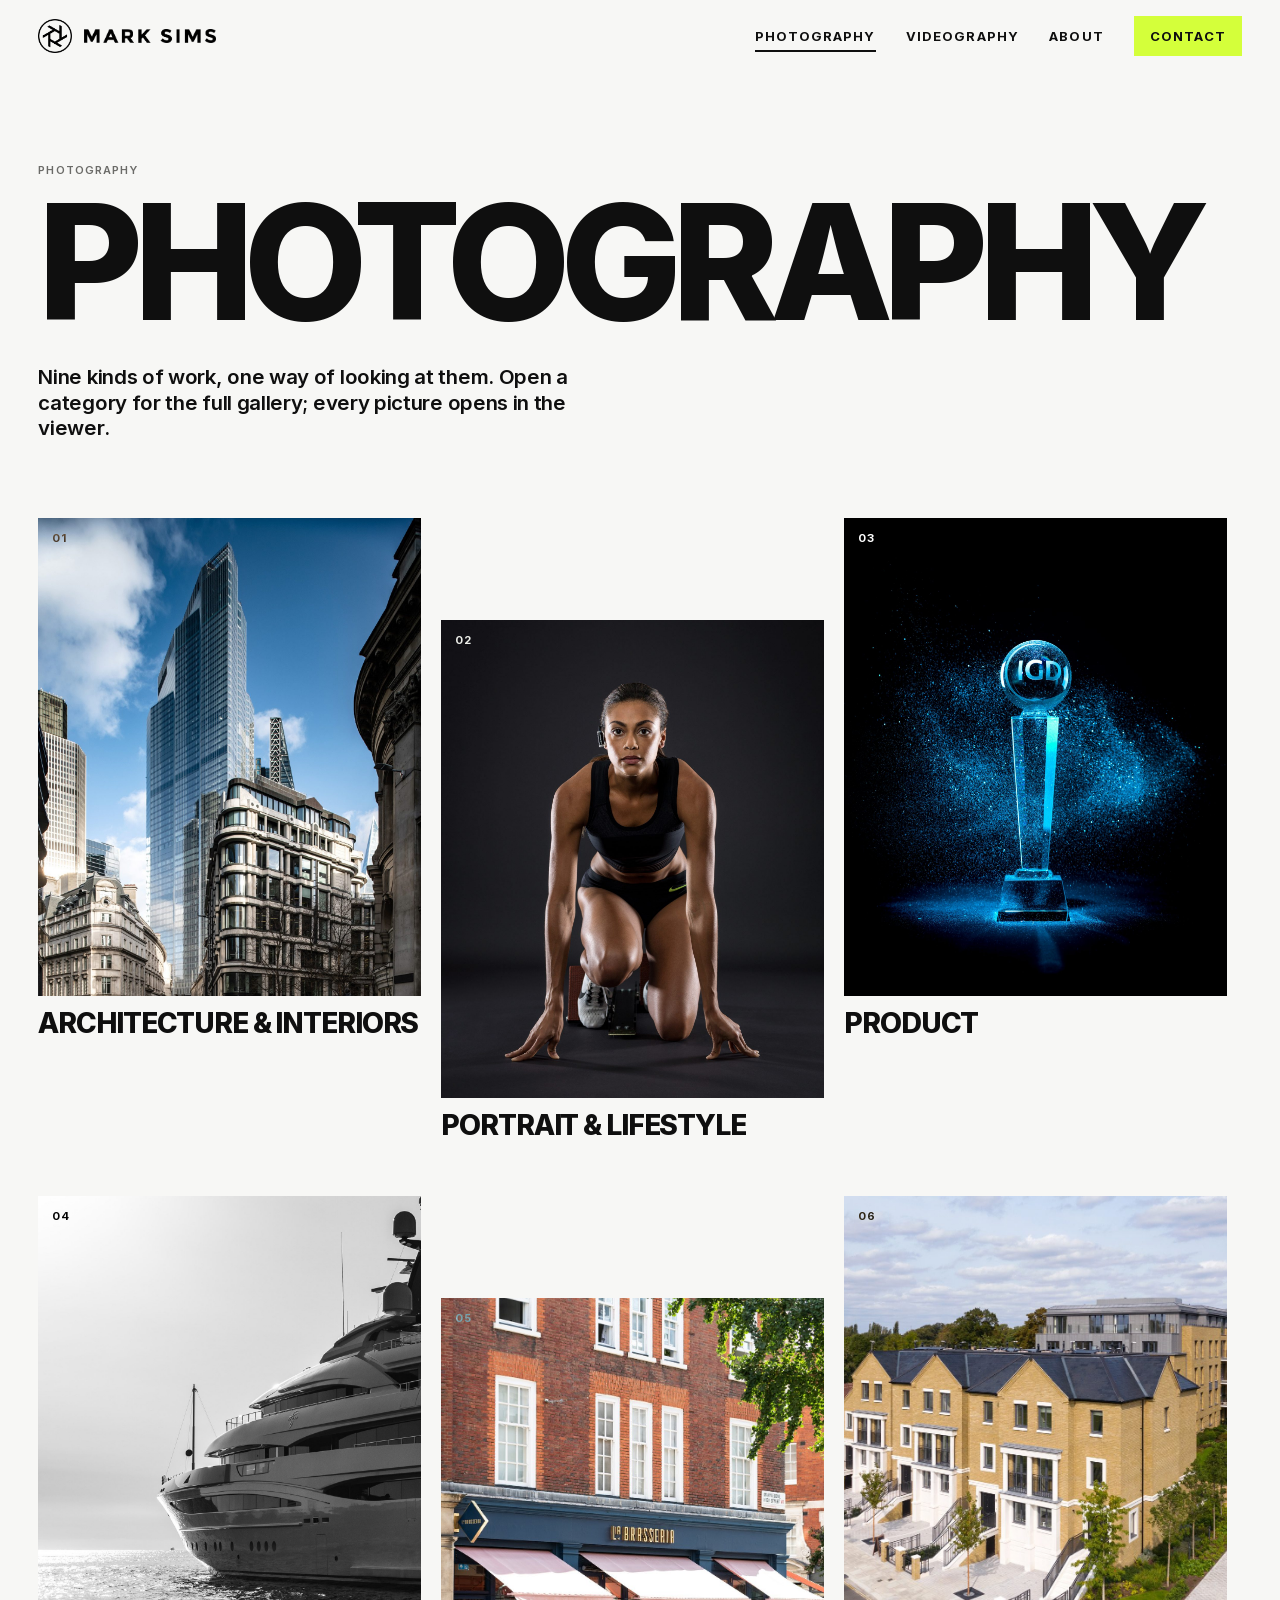
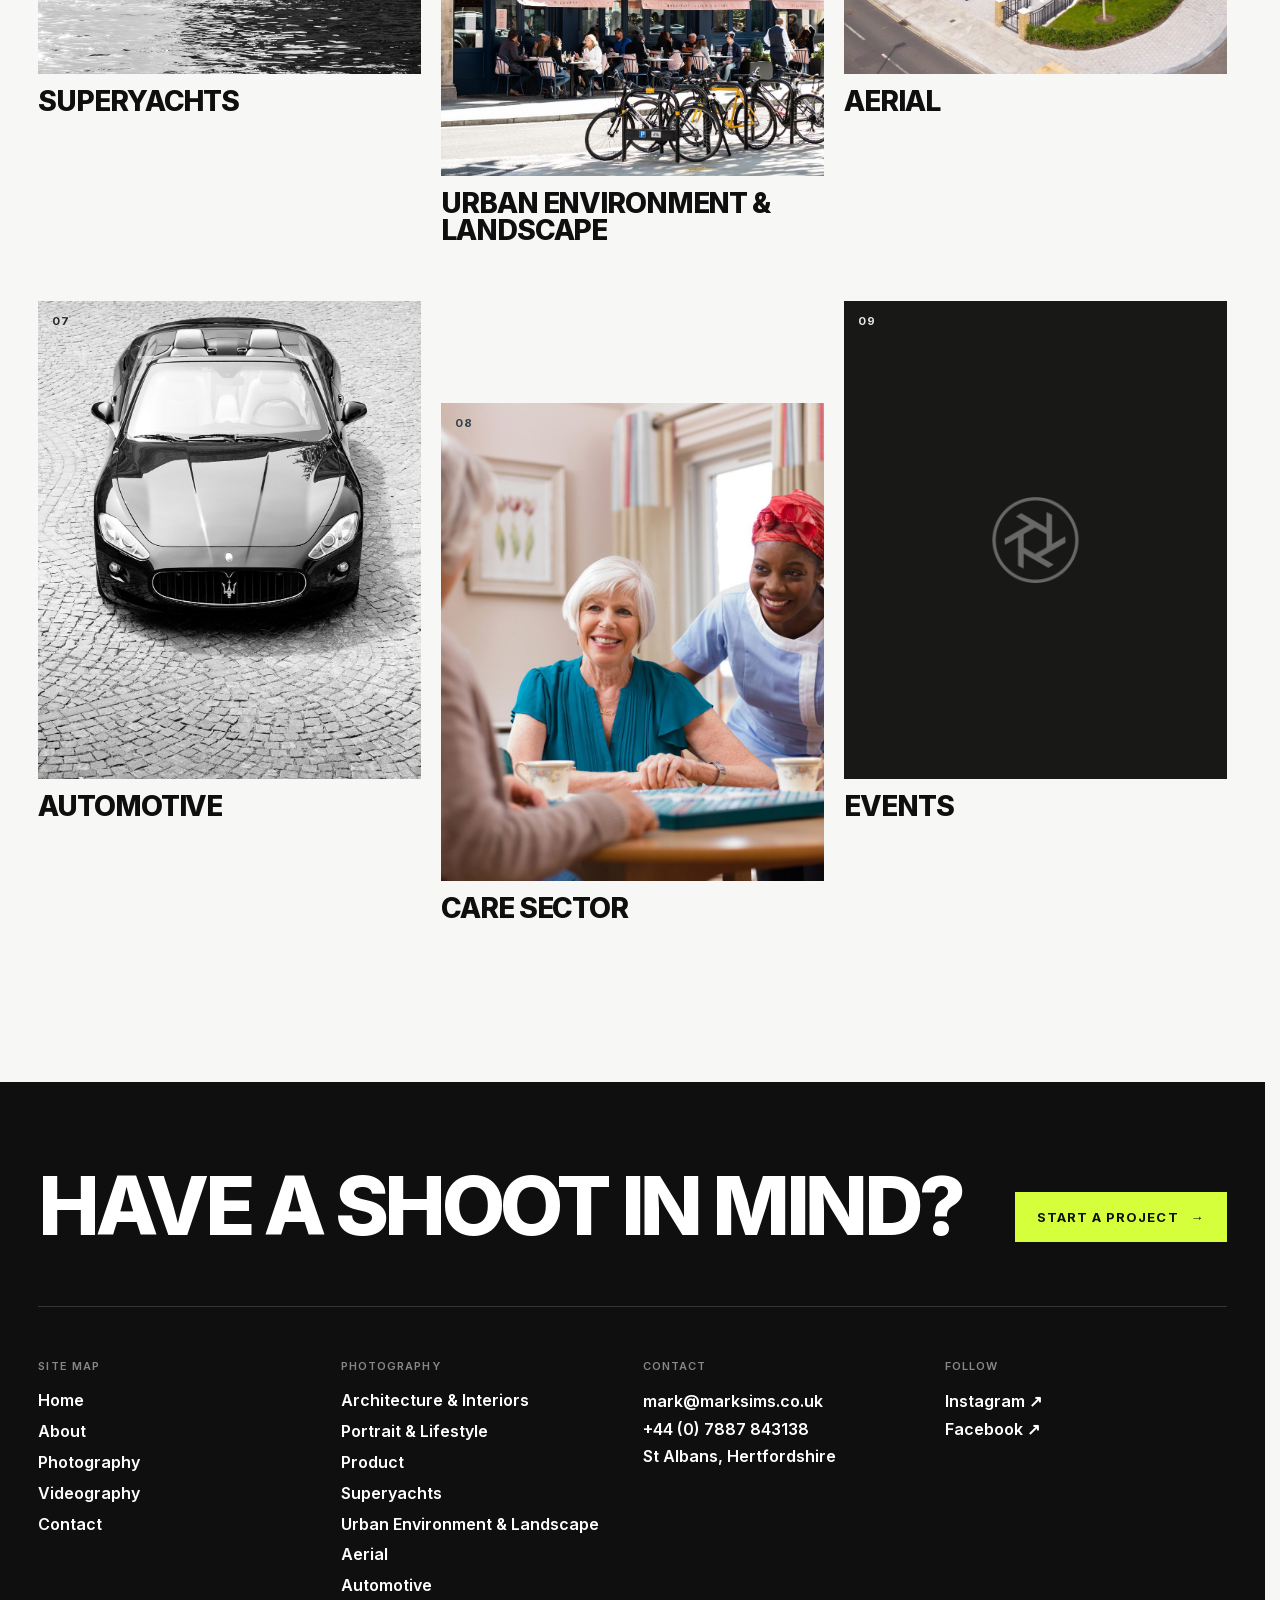
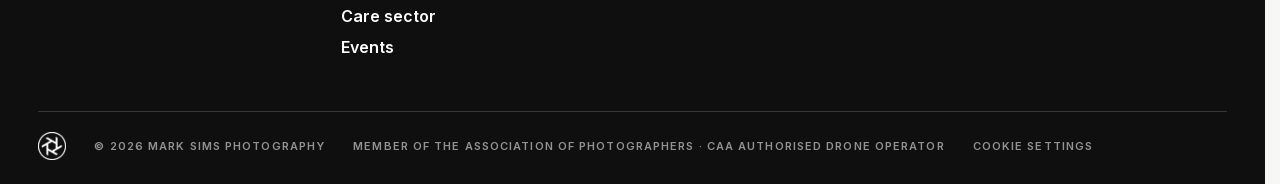
<file: photography/index.html>
<!doctype html>
<html lang="en-GB">
<head>
  <meta charset="utf-8">
  <meta name="robots" content="noindex, nofollow">
  <meta name="viewport" content="width=device-width, initial-scale=1, viewport-fit=cover">
  <title>Photography | Mark Sims</title>
  <meta name="description" content="Mark Sims&#x27;s photography: architecture and interiors, portrait and lifestyle, product, superyachts, urban environment and landscape, aerial, automotive, care sector and events.">
  <link rel="canonical" href="https://www.marksims.co.uk/photography/">
  <meta property="og:type" content="website">
  <meta property="og:site_name" content="Mark Sims Photography &amp; Video">
  <meta property="og:title" content="Photography | Mark Sims">
  <meta property="og:description" content="Mark Sims&#x27;s photography: architecture and interiors, portrait and lifestyle, product, superyachts, urban environment and landscape, aerial, automotive, care sector and events.">
  <meta property="og:url" content="https://www.marksims.co.uk/photography/">
  <meta name="theme-color" content="#f7f7f5">
  <link rel="icon" href="../img/brand/favicon.png" type="image/png">
  <link rel="apple-touch-icon" href="../img/brand/apple-touch-icon.png">
  <link rel="preload" href="../fonts/inter-300-800.woff2" as="font" type="font/woff2" crossorigin>
  <link rel="stylesheet" href="../css/site.css">
  <link rel="stylesheet" href="../css/lightbox.css">
  <script src="../js/early.js"></script>
</head>
<body class="page-photography cmstemplate_site">
  <a class="skip" href="#main">Skip to content</a>
  <header class="hdr cmsobject_site-header" data-hdr>
    <a class="logo" href="../" aria-label="Mark Sims Photography and Video, home">
      <img class="logo-mark logo-ink" src="../img/brand/mark-black.png" alt="" width="468" height="468">
      <img class="logo-mark logo-light" src="../img/brand/mark-white.png" alt="" width="468" height="468">
      <img class="logo-name logo-ink" src="../img/brand/name-black.png" alt="Mark Sims" width="1500" height="165">
      <img class="logo-name logo-light" src="../img/brand/name-white.png" alt="" width="1500" height="165">
    </a>
    <button class="menu-btn" type="button" aria-expanded="false" aria-controls="main-nav" data-menu><span class="menu-word">Menu</span><span class="menu-bars" aria-hidden="true"></span></button>
    <nav class="nav cmsnavigation_main-nav" id="main-nav" aria-label="Main">
      <a href="../photography/">Photography</a>
      <a href="../videography/">Videography</a>
      <a href="../about/">About</a>
      <a href="../contact/">Contact</a>
    </nav>
  </header>
  <main id="main" class="page page-photo">
    <header class="page-head">
      <p class="kicker">Photography</p>
      <h1 class="page-title">Photography</h1>
      <p class="page-lede">Nine kinds of work, one way of looking at them. Open a category for the full gallery; every picture opens in the viewer.</p>
    </header>
    <ul class="cats cmslistings_photography">
      <li class="cat">
        <a href="architecture-interiors/">
          <span class="cat-media"><img src="../img/photography/architecture-interiors/051.jpg" alt="" width="1325" height="1600" loading="lazy" decoding="async"></span>
          <h2 class="cat-name">Architecture &amp; Interiors</h2>
        </a>
      </li>
      <li class="cat">
        <a href="portrait-lifestyle/">
          <span class="cat-media"><img src="../img/photography/portrait-lifestyle/018.jpg" alt="" width="1488" height="2000" loading="lazy" decoding="async"></span>
          <h2 class="cat-name">Portrait &amp; Lifestyle</h2>
        </a>
      </li>
      <li class="cat">
        <a href="product/">
          <span class="cat-media"><img src="../img/photography/product/010.jpg" alt="" width="1500" height="2000" loading="lazy" decoding="async"></span>
          <h2 class="cat-name">Product</h2>
        </a>
      </li>
      <li class="cat">
        <a href="superyachts/">
          <span class="cat-media"><img src="../img/photography/superyachts/041.jpg" alt="" width="1596" height="1600" loading="lazy" decoding="async"></span>
          <h2 class="cat-name">Superyachts</h2>
        </a>
      </li>
      <li class="cat">
        <a href="urban-landscape/">
          <span class="cat-media"><img src="../img/photography/urban-landscape/044.jpg" alt="" width="1011" height="1600" loading="lazy" decoding="async"></span>
          <h2 class="cat-name">Urban Environment &amp; Landscape</h2>
        </a>
      </li>
      <li class="cat">
        <a href="aerial/">
          <span class="cat-media"><img src="../img/photography/aerial/004.jpg" alt="" width="1600" height="1099" loading="lazy" decoding="async"></span>
          <h2 class="cat-name">Aerial</h2>
        </a>
      </li>
      <li class="cat">
        <a href="automotive/">
          <span class="cat-media"><img src="../img/photography/automotive/010.jpg" alt="" width="1064" height="1600" loading="lazy" decoding="async"></span>
          <h2 class="cat-name">Automotive</h2>
        </a>
      </li>
      <li class="cat">
        <a href="care-sector/">
          <span class="cat-media"><img src="../img/photography/care-sector/068.jpg" alt="" width="1600" height="1200" loading="lazy" decoding="async"></span>
          <h2 class="cat-name">Care sector</h2>
        </a>
      </li>
      <li class="cat">
        <a href="events/">
          <span class="cat-media"><img src="../img/photography/events/placeholder.jpg" alt="" width="1600" height="2000" loading="lazy" decoding="async"></span>
          <h2 class="cat-name">Events</h2>
        </a>
      </li>
    </ul>
  </main>
  <footer class="ftr cmsobject_site-footer">
    <div class="ftr-cta">
      <p class="ftr-big">Have a shoot in mind?</p>
      <a class="btn btn-accent" href="../contact/">Start a project <span aria-hidden="true">→</span></a>
    </div>
    <div class="ftr-grid">
      <div class="ftr-col">
        <h2 class="ftr-h">Site map</h2>
        <nav class="ftr-nav cmsnavigation_footer-nav" aria-label="Site map">
          <a href="../">Home</a>
          <a href="../about/">About</a>
          <a href="../photography/">Photography</a>
          <a href="../videography/">Videography</a>
          <a href="../contact/">Contact</a>
        </nav>
      </div>
      <div class="ftr-col">
        <h2 class="ftr-h">Photography</h2>
        <ul class="ftr-cats" data-cats>
          <li><a href="../photography/architecture-interiors/">Architecture &amp; Interiors</a></li>
          <li><a href="../photography/portrait-lifestyle/">Portrait &amp; Lifestyle</a></li>
          <li><a href="../photography/product/">Product</a></li>
          <li><a href="../photography/superyachts/">Superyachts</a></li>
          <li><a href="../photography/urban-landscape/">Urban Environment &amp; Landscape</a></li>
          <li><a href="../photography/aerial/">Aerial</a></li>
          <li><a href="../photography/automotive/">Automotive</a></li>
          <li><a href="../photography/care-sector/">Care sector</a></li>
          <li><a href="../photography/events/">Events</a></li>
        </ul>
      </div>
      <div class="ftr-col">
        <h2 class="ftr-h">Contact</h2>
        <p><a href="mailto:mark@marksims.co.uk">mark@marksims.co.uk</a><br><a href="tel:+447887843138">+44 (0) 7887 843138</a><br>St Albans, Hertfordshire</p>
      </div>
      <div class="ftr-col">
        <h2 class="ftr-h">Follow</h2>
        <p><a href="https://www.instagram.com/marksimsphotography/" target="_blank" rel="noopener">Instagram ↗</a><br><a href="https://www.facebook.com/marksimsphoto/" target="_blank" rel="noopener">Facebook ↗</a></p>
      </div>
    </div>
    <div class="ftr-base">
      <img class="ftr-mark" src="../img/brand/mark-white.png" alt="" width="468" height="468">
      <span>© 2026 Mark Sims Photography</span>
      <span>Member of the Association of Photographers · CAA authorised drone operator</span>
      <a href="#" data-cnx-consent>Cookie settings</a>
    </div>
  </footer>
  <script src="../js/lightbox.js"></script>
  <script src="../js/site.js"></script>
</body>
</html>
</file>
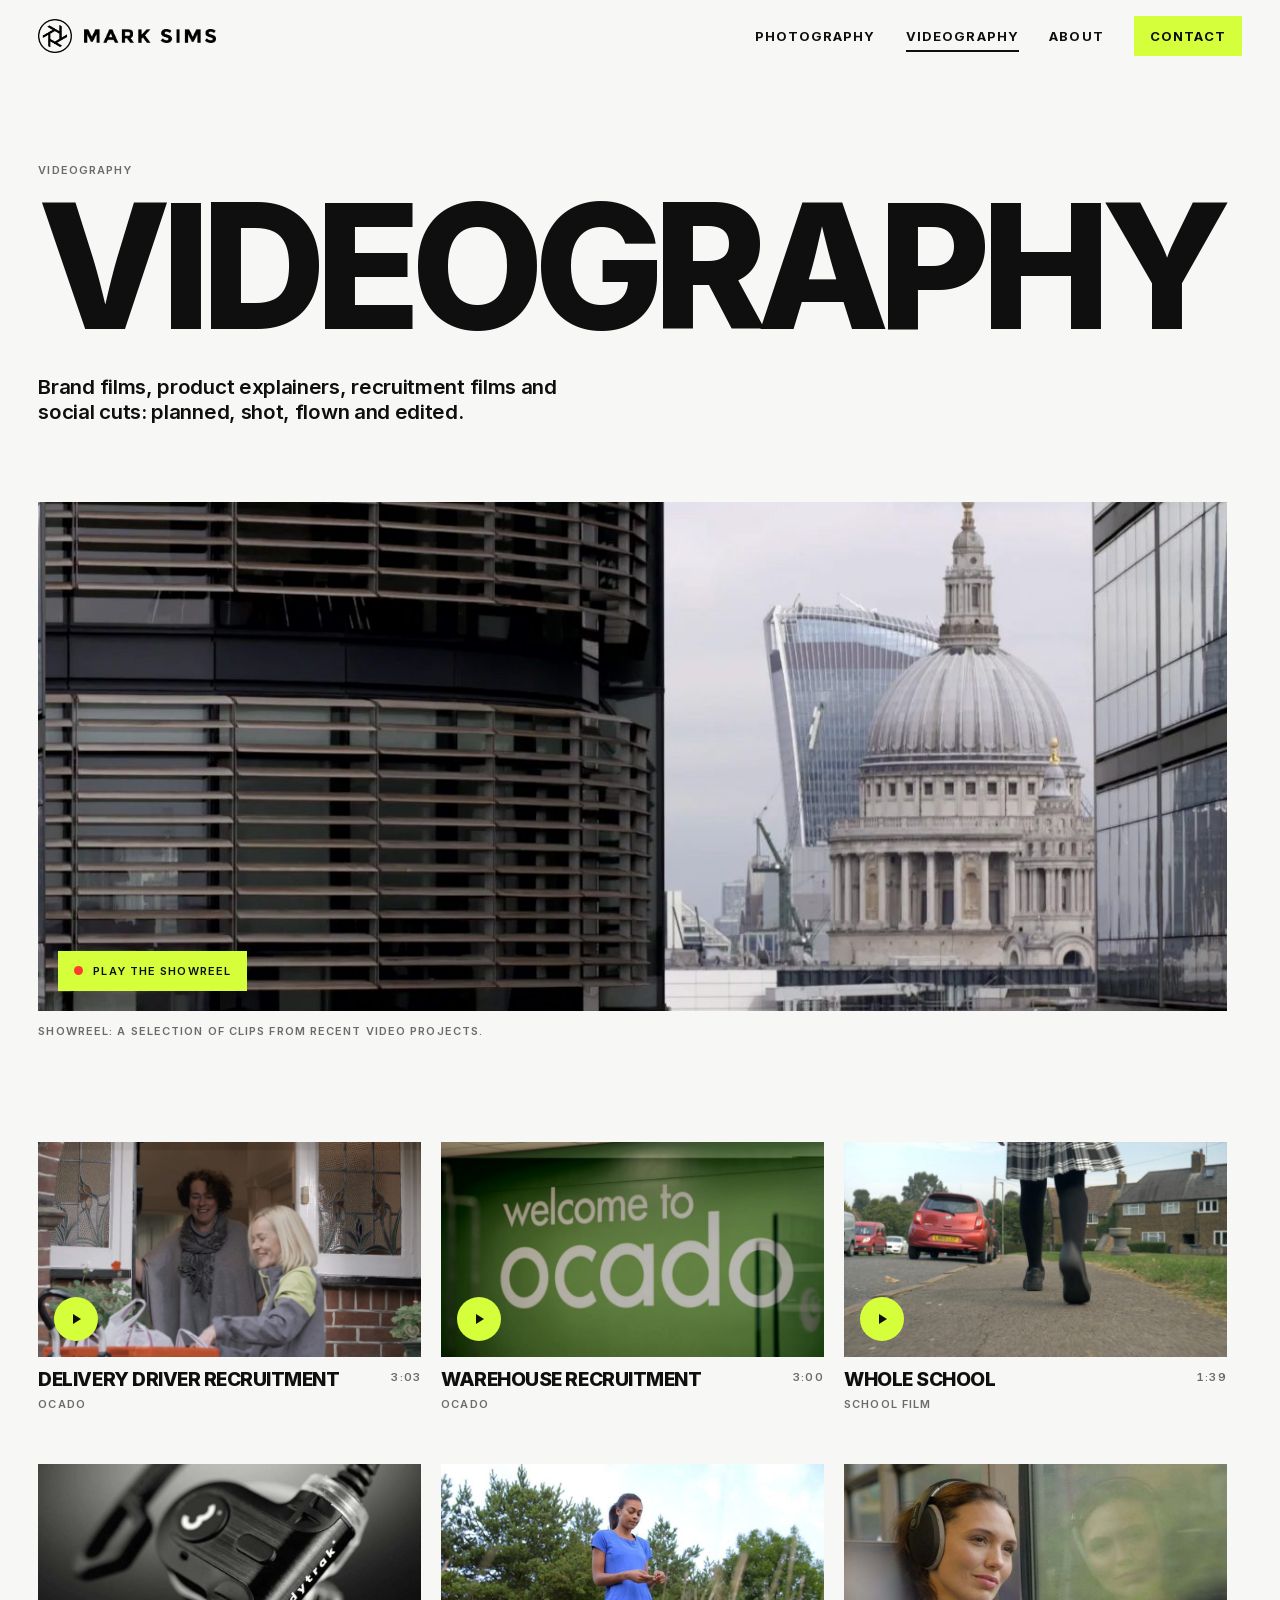
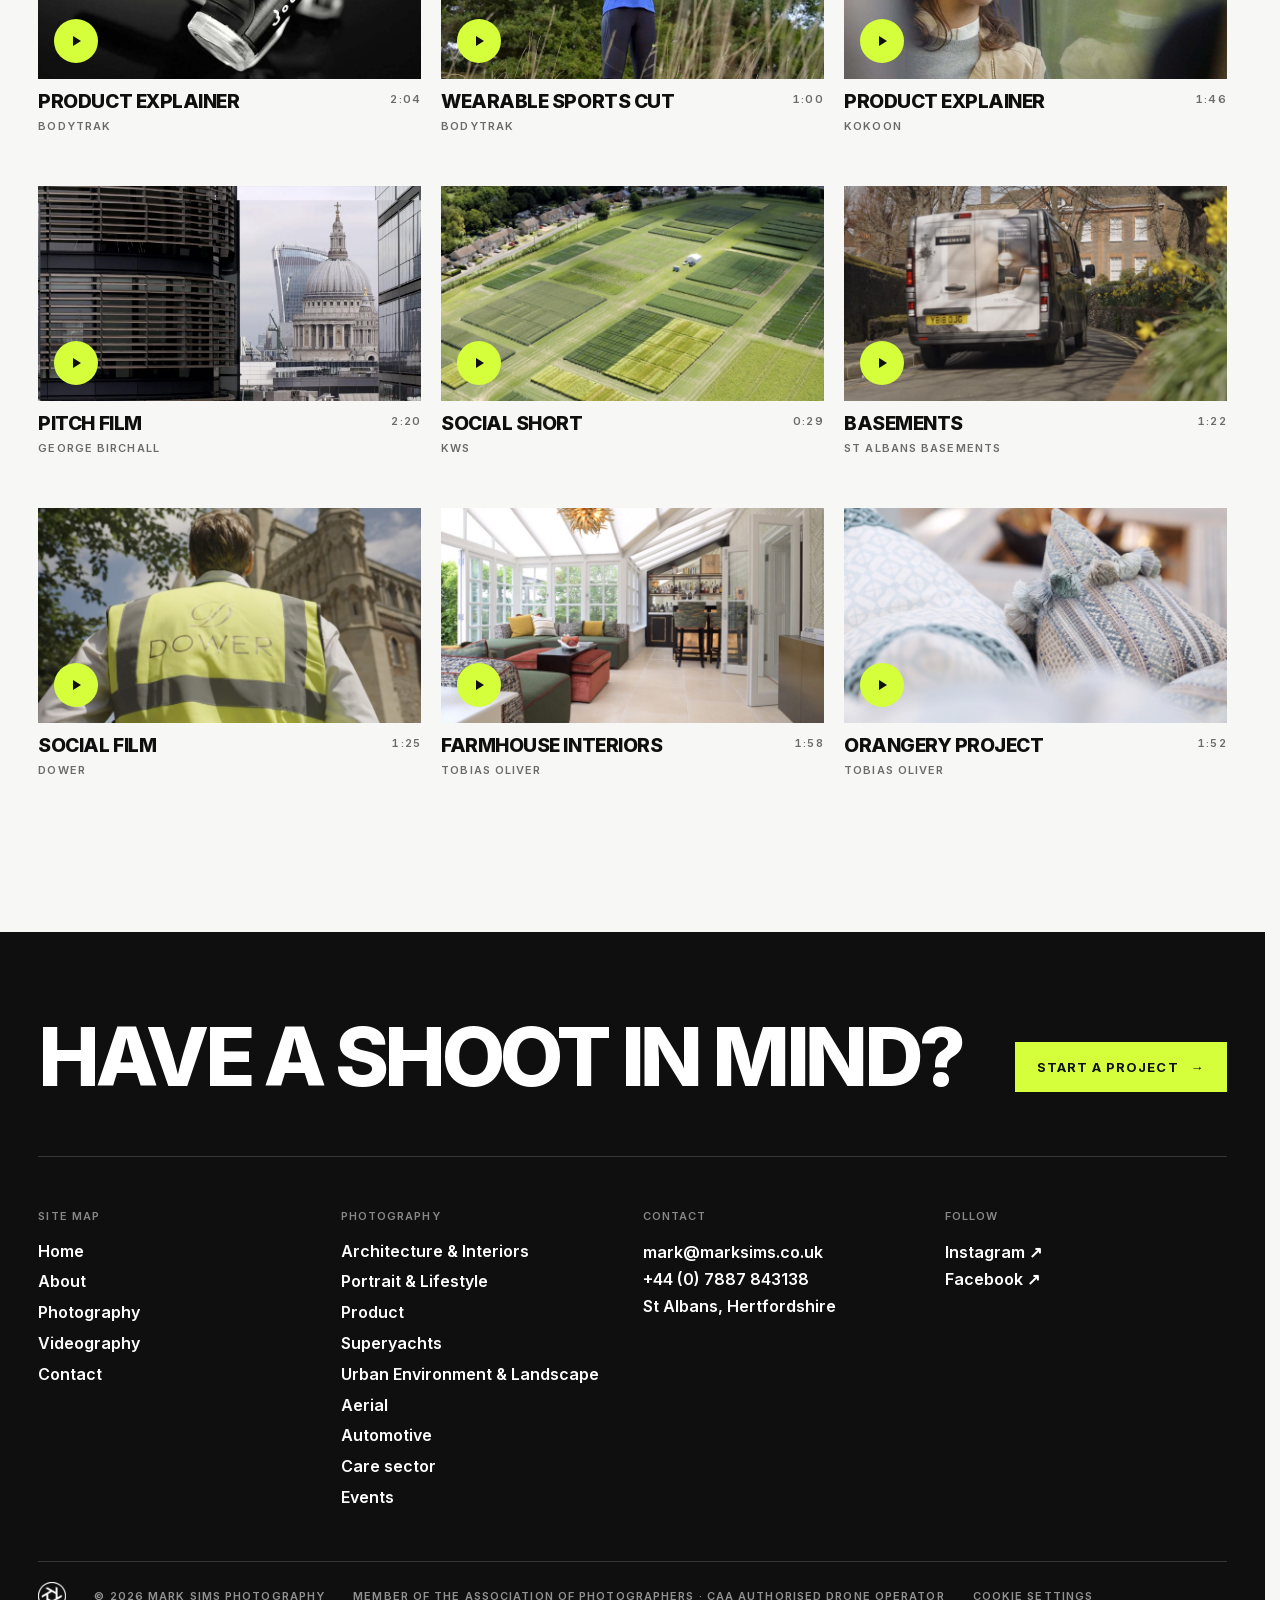
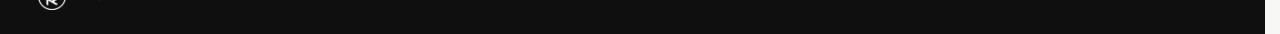
<file: videography/index.html>
<!doctype html>
<html lang="en-GB">
<head>
  <meta charset="utf-8">
  <meta name="robots" content="noindex, nofollow">
  <meta name="viewport" content="width=device-width, initial-scale=1, viewport-fit=cover">
  <title>Videography | Mark Sims</title>
  <meta name="description" content="Mark Sims&#x27;s films: brand films, product explainers, recruitment films and social cuts, filmed on the ground and from the air.">
  <link rel="canonical" href="https://www.marksims.co.uk/videography/">
  <meta property="og:type" content="website">
  <meta property="og:site_name" content="Mark Sims Photography &amp; Video">
  <meta property="og:title" content="Videography | Mark Sims">
  <meta property="og:description" content="Mark Sims&#x27;s films: brand films, product explainers, recruitment films and social cuts, filmed on the ground and from the air.">
  <meta property="og:url" content="https://www.marksims.co.uk/videography/">
  <meta name="theme-color" content="#f7f7f5">
  <link rel="icon" href="../img/brand/favicon.png" type="image/png">
  <link rel="apple-touch-icon" href="../img/brand/apple-touch-icon.png">
  <link rel="preload" href="../fonts/inter-300-800.woff2" as="font" type="font/woff2" crossorigin>
  <link rel="stylesheet" href="../css/site.css">
  <link rel="stylesheet" href="../css/lightbox.css">
  <script src="../js/early.js"></script>
</head>
<body class="page-video cmstemplate_site">
  <a class="skip" href="#main">Skip to content</a>
  <header class="hdr cmsobject_site-header" data-hdr>
    <a class="logo" href="../" aria-label="Mark Sims Photography and Video, home">
      <img class="logo-mark logo-ink" src="../img/brand/mark-black.png" alt="" width="468" height="468">
      <img class="logo-mark logo-light" src="../img/brand/mark-white.png" alt="" width="468" height="468">
      <img class="logo-name logo-ink" src="../img/brand/name-black.png" alt="Mark Sims" width="1500" height="165">
      <img class="logo-name logo-light" src="../img/brand/name-white.png" alt="" width="1500" height="165">
    </a>
    <button class="menu-btn" type="button" aria-expanded="false" aria-controls="main-nav" data-menu><span class="menu-word">Menu</span><span class="menu-bars" aria-hidden="true"></span></button>
    <nav class="nav cmsnavigation_main-nav" id="main-nav" aria-label="Main">
      <a href="../photography/">Photography</a>
      <a href="../videography/">Videography</a>
      <a href="../about/">About</a>
      <a href="../contact/">Contact</a>
    </nav>
  </header>
  <main id="main" class="page page-video">
    <header class="page-head">
      <p class="kicker">Videography</p>
      <h1 class="page-title">Videography</h1>
      <p class="page-lede">Brand films, product explainers, recruitment films and social cuts: planned, shot, flown and edited.</p>
    </header>
    <section class="showreel" aria-label="Showreel">
      <a class="reel-media reel-wide" href="https://vimeo.com/204860711" data-film data-title="Showreel" data-client="Mark Sims" data-duration="1:32">
        <img src="../img/films/442462983.jpg" alt="" width="1280" height="720" decoding="async">
        <span class="reel-play"><span class="reel-dot" aria-hidden="true"></span>Play the showreel</span>
      </a>
      <p class="reel-cap">Showreel: a selection of clips from recent video projects.</p>
    </section>
    <ul class="films cmslistings_films">
        <li class="film">
          <a href="https://vimeo.com/272326133" data-film>
            <span class="film-media"><img src="../img/films/272326133.jpg" alt="" width="1600" height="900" loading="lazy" decoding="async"></span>
            <h2 class="film-title">Delivery Driver Recruitment</h2>
            <span class="client">Ocado</span>
            <span class="duration">3:03</span>
          </a>
        </li>
        <li class="film">
          <a href="https://vimeo.com/271224079" data-film>
            <span class="film-media"><img src="../img/films/271224079.jpg" alt="" width="1600" height="900" loading="lazy" decoding="async"></span>
            <h2 class="film-title">Warehouse Recruitment</h2>
            <span class="client">Ocado</span>
            <span class="duration">3:00</span>
          </a>
        </li>
        <li class="film">
          <a href="https://vimeo.com/525564922" data-film>
            <span class="film-media"><img src="../img/films/525564922.jpg" alt="" width="1600" height="900" loading="lazy" decoding="async"></span>
            <h2 class="film-title">Whole School</h2>
            <span class="client">School film</span>
            <span class="duration">1:39</span>
          </a>
        </li>
        <li class="film">
          <a href="https://vimeo.com/208461850" data-film>
            <span class="film-media"><img src="../img/films/208461850.jpg" alt="" width="960" height="540" loading="lazy" decoding="async"></span>
            <h2 class="film-title">Product Explainer</h2>
            <span class="client">Bodytrak</span>
            <span class="duration">2:04</span>
          </a>
        </li>
        <li class="film">
          <a href="https://vimeo.com/206208263" data-film>
            <span class="film-media"><img src="../img/films/206208263.jpg" alt="" width="960" height="540" loading="lazy" decoding="async"></span>
            <h2 class="film-title">Wearable Sports Cut</h2>
            <span class="client">Bodytrak</span>
            <span class="duration">1:00</span>
          </a>
        </li>
        <li class="film">
          <a href="https://vimeo.com/204864373" data-film>
            <span class="film-media"><img src="../img/films/204864373.jpg" alt="" width="960" height="540" loading="lazy" decoding="async"></span>
            <h2 class="film-title">Product Explainer</h2>
            <span class="client">Kokoon</span>
            <span class="duration">1:46</span>
          </a>
        </li>
        <li class="film">
          <a href="https://vimeo.com/442462983" data-film>
            <span class="film-media"><img src="../img/films/442462983.jpg" alt="" width="1280" height="720" loading="lazy" decoding="async"></span>
            <h2 class="film-title">Pitch Film</h2>
            <span class="client">George Birchall</span>
            <span class="duration">2:20</span>
          </a>
        </li>
        <li class="film">
          <a href="https://vimeo.com/826867329" data-film>
            <span class="film-media"><img src="../img/films/826867329.jpg" alt="" width="1600" height="1000" loading="lazy" decoding="async"></span>
            <h2 class="film-title">Social Short</h2>
            <span class="client">KWS</span>
            <span class="duration">0:29</span>
          </a>
        </li>
        <li class="film">
          <a href="https://vimeo.com/826866915" data-film>
            <span class="film-media"><img src="../img/films/826866915.jpg" alt="" width="1600" height="1000" loading="lazy" decoding="async"></span>
            <h2 class="film-title">Basements</h2>
            <span class="client">St Albans Basements</span>
            <span class="duration">1:22</span>
          </a>
        </li>
        <li class="film">
          <a href="https://vimeo.com/828945902" data-film>
            <span class="film-media"><img src="../img/films/828945902.jpg" alt="" width="1600" height="1000" loading="lazy" decoding="async"></span>
            <h2 class="film-title">Social Film</h2>
            <span class="client">Dower</span>
            <span class="duration">1:25</span>
          </a>
        </li>
        <li class="film">
          <a href="https://vimeo.com/864344621" data-film>
            <span class="film-media"><img src="../img/films/864344621.jpg" alt="" width="1600" height="1000" loading="lazy" decoding="async"></span>
            <h2 class="film-title">Farmhouse Interiors</h2>
            <span class="client">Tobias Oliver</span>
            <span class="duration">1:58</span>
          </a>
        </li>
        <li class="film">
          <a href="https://vimeo.com/864349398" data-film>
            <span class="film-media"><img src="../img/films/864349398.jpg" alt="" width="1600" height="999" loading="lazy" decoding="async"></span>
            <h2 class="film-title">Orangery Project</h2>
            <span class="client">Tobias Oliver</span>
            <span class="duration">1:52</span>
          </a>
        </li>
    </ul>
  </main>
  <footer class="ftr cmsobject_site-footer">
    <div class="ftr-cta">
      <p class="ftr-big">Have a shoot in mind?</p>
      <a class="btn btn-accent" href="../contact/">Start a project <span aria-hidden="true">→</span></a>
    </div>
    <div class="ftr-grid">
      <div class="ftr-col">
        <h2 class="ftr-h">Site map</h2>
        <nav class="ftr-nav cmsnavigation_footer-nav" aria-label="Site map">
          <a href="../">Home</a>
          <a href="../about/">About</a>
          <a href="../photography/">Photography</a>
          <a href="../videography/">Videography</a>
          <a href="../contact/">Contact</a>
        </nav>
      </div>
      <div class="ftr-col">
        <h2 class="ftr-h">Photography</h2>
        <ul class="ftr-cats" data-cats>
          <li><a href="../photography/architecture-interiors/">Architecture &amp; Interiors</a></li>
          <li><a href="../photography/portrait-lifestyle/">Portrait &amp; Lifestyle</a></li>
          <li><a href="../photography/product/">Product</a></li>
          <li><a href="../photography/superyachts/">Superyachts</a></li>
          <li><a href="../photography/urban-landscape/">Urban Environment &amp; Landscape</a></li>
          <li><a href="../photography/aerial/">Aerial</a></li>
          <li><a href="../photography/automotive/">Automotive</a></li>
          <li><a href="../photography/care-sector/">Care sector</a></li>
          <li><a href="../photography/events/">Events</a></li>
        </ul>
      </div>
      <div class="ftr-col">
        <h2 class="ftr-h">Contact</h2>
        <p><a href="mailto:mark@marksims.co.uk">mark@marksims.co.uk</a><br><a href="tel:+447887843138">+44 (0) 7887 843138</a><br>St Albans, Hertfordshire</p>
      </div>
      <div class="ftr-col">
        <h2 class="ftr-h">Follow</h2>
        <p><a href="https://www.instagram.com/marksimsphotography/" target="_blank" rel="noopener">Instagram ↗</a><br><a href="https://www.facebook.com/marksimsphoto/" target="_blank" rel="noopener">Facebook ↗</a></p>
      </div>
    </div>
    <div class="ftr-base">
      <img class="ftr-mark" src="../img/brand/mark-white.png" alt="" width="468" height="468">
      <span>© 2026 Mark Sims Photography</span>
      <span>Member of the Association of Photographers · CAA authorised drone operator</span>
      <a href="#" data-cnx-consent>Cookie settings</a>
    </div>
  </footer>
  <script src="../js/lightbox.js"></script>
  <script src="../js/site.js"></script>
</body>
</html>
</file>
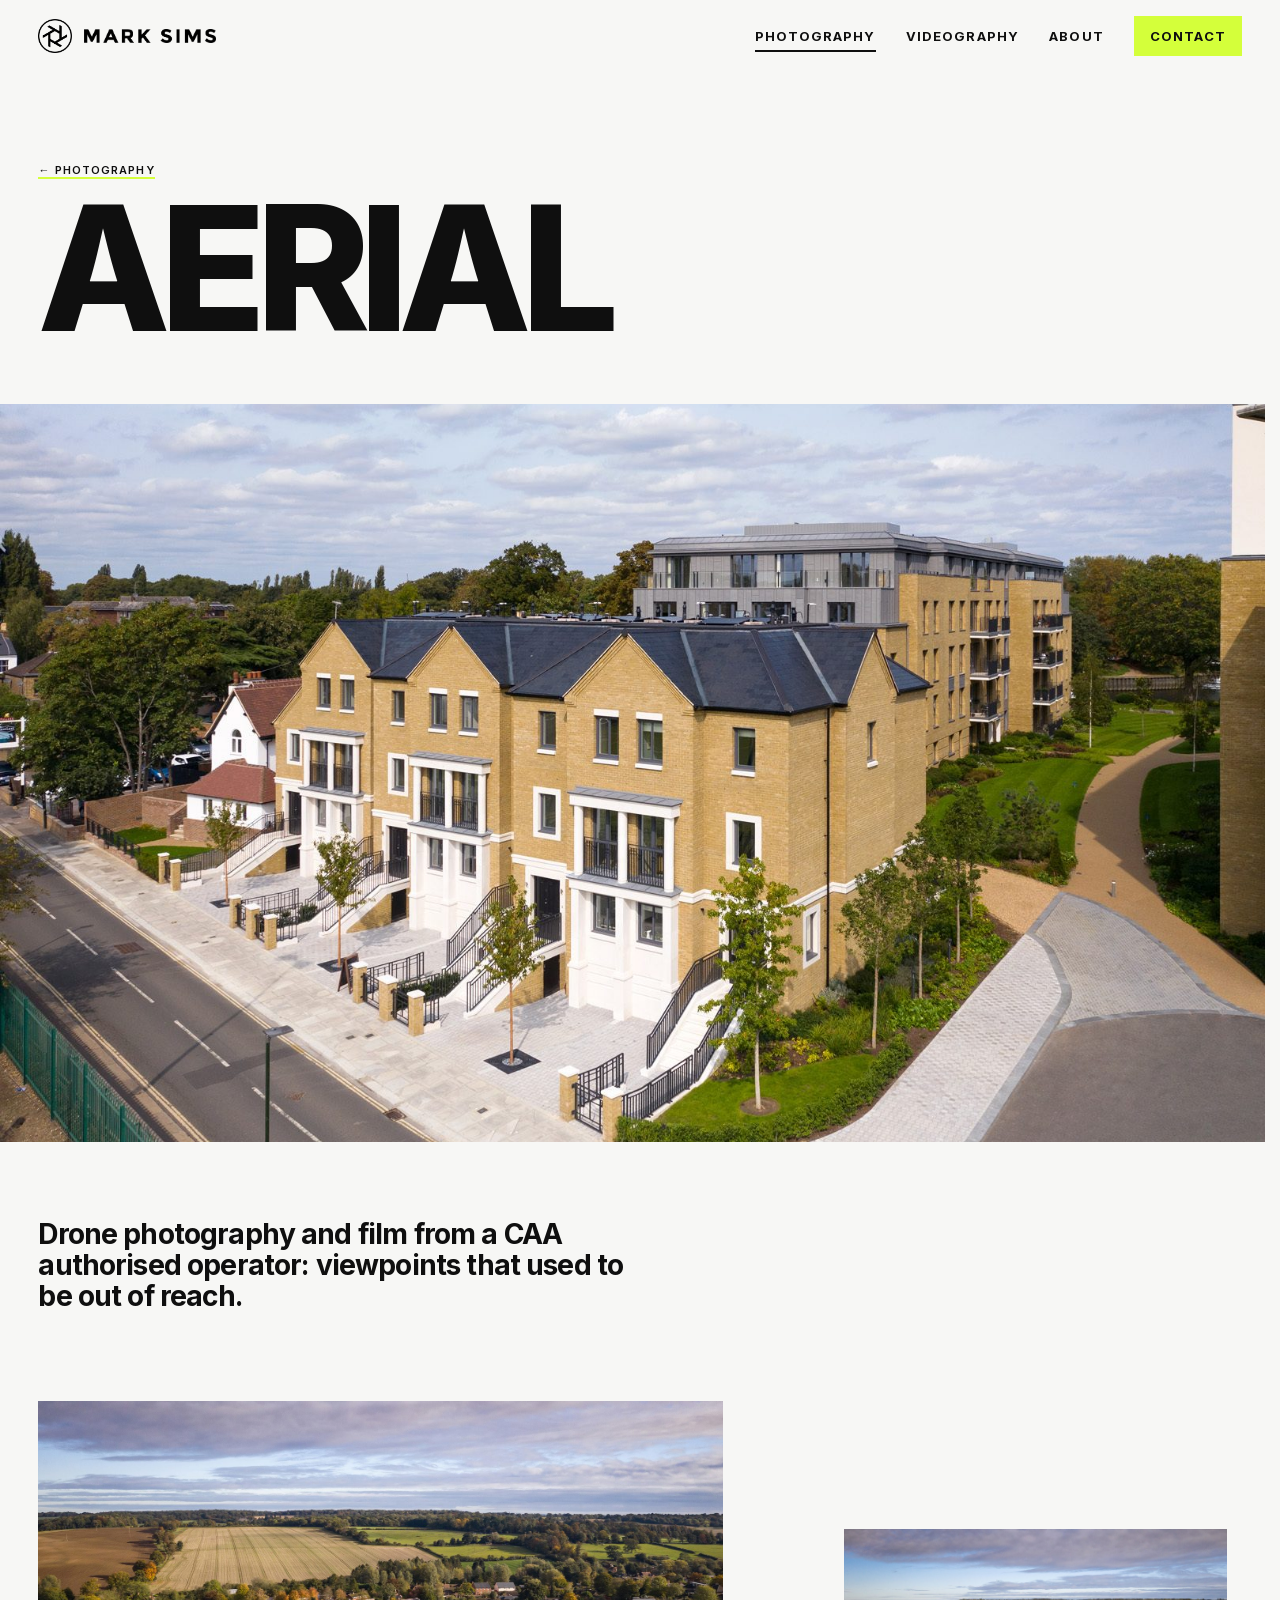
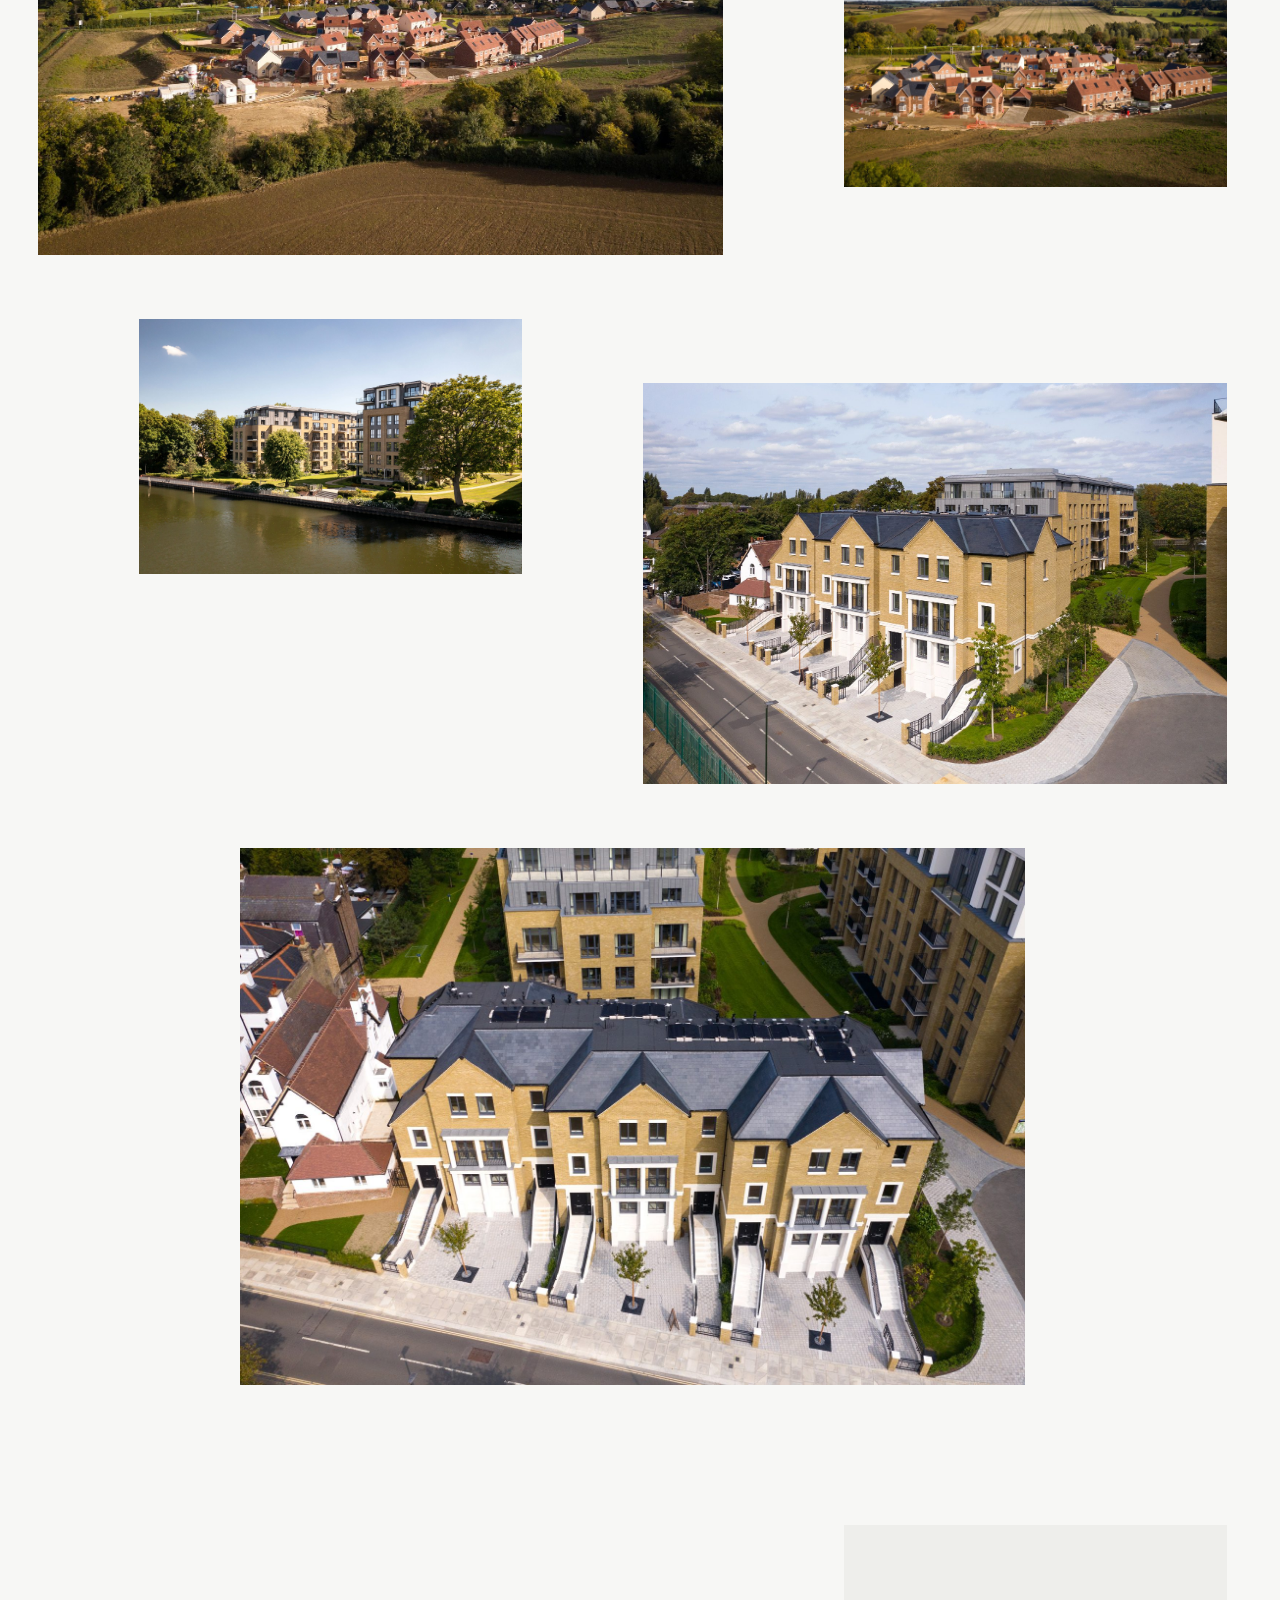
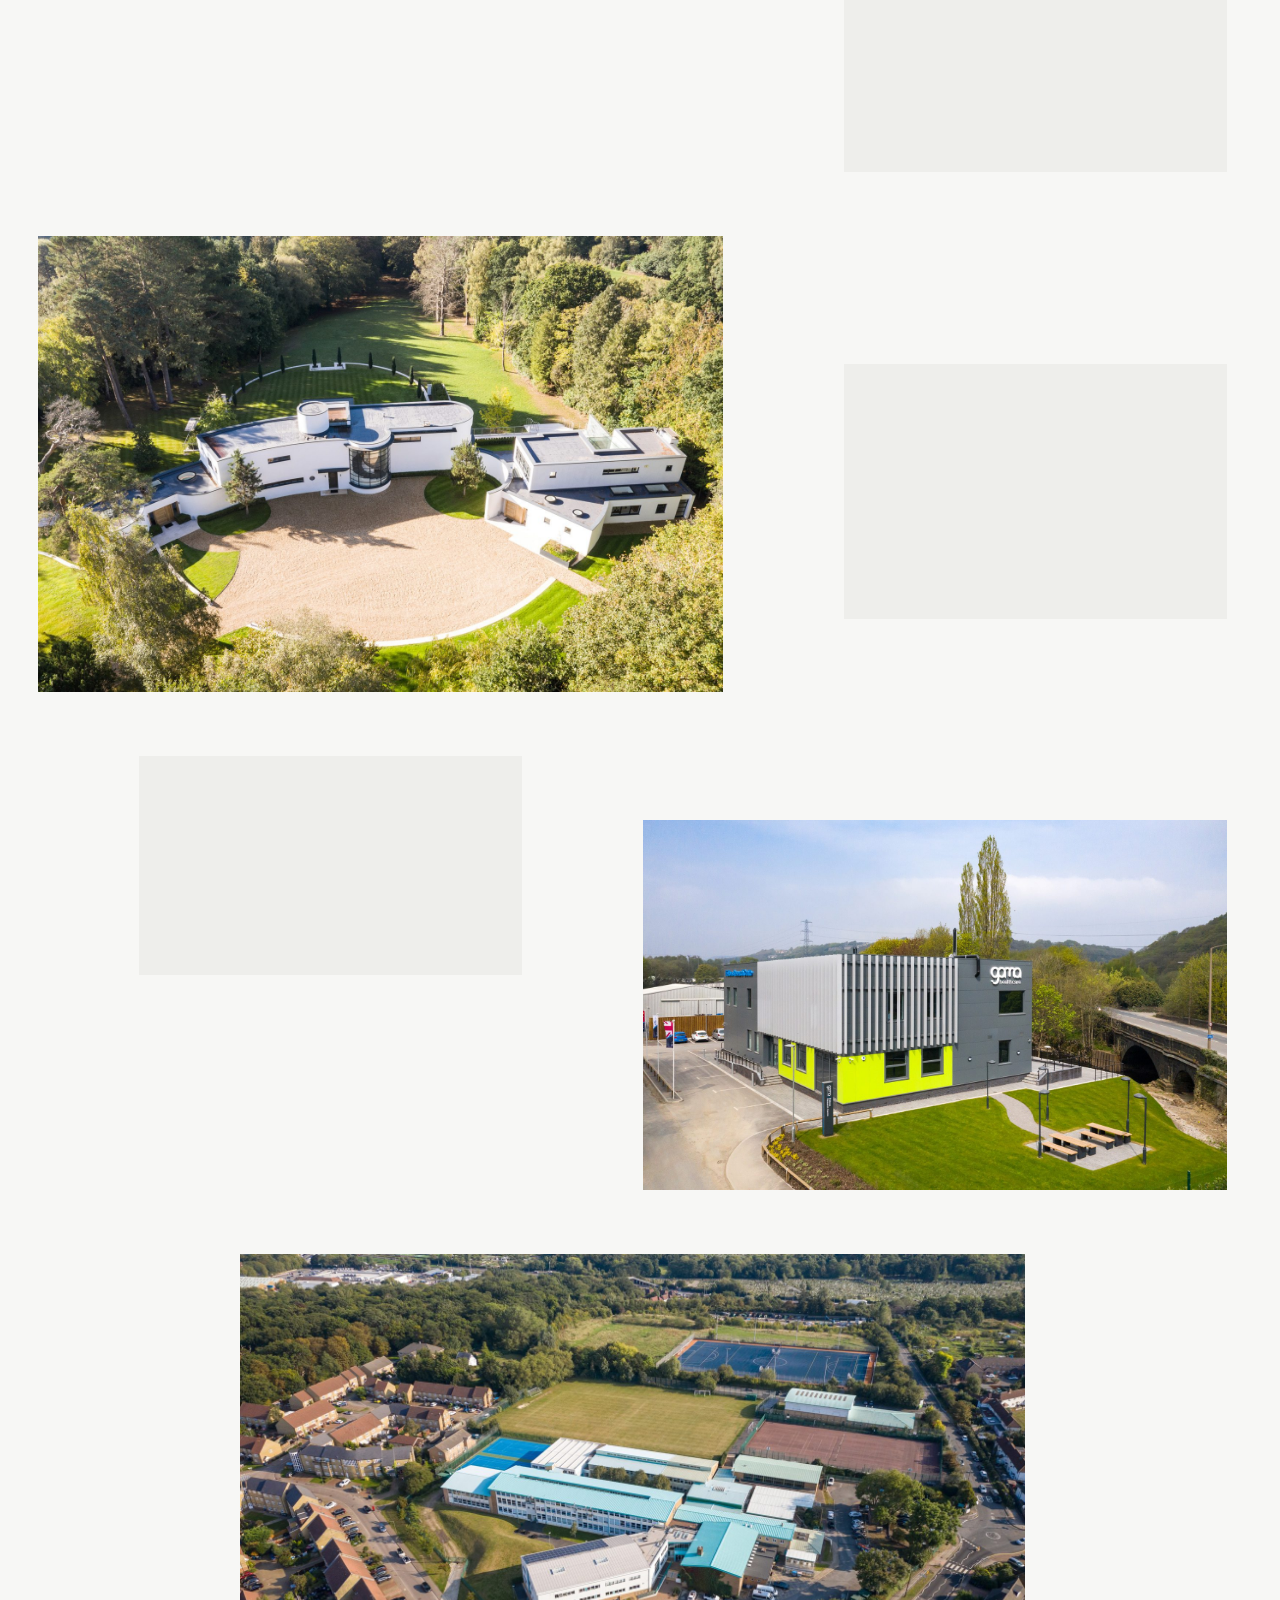
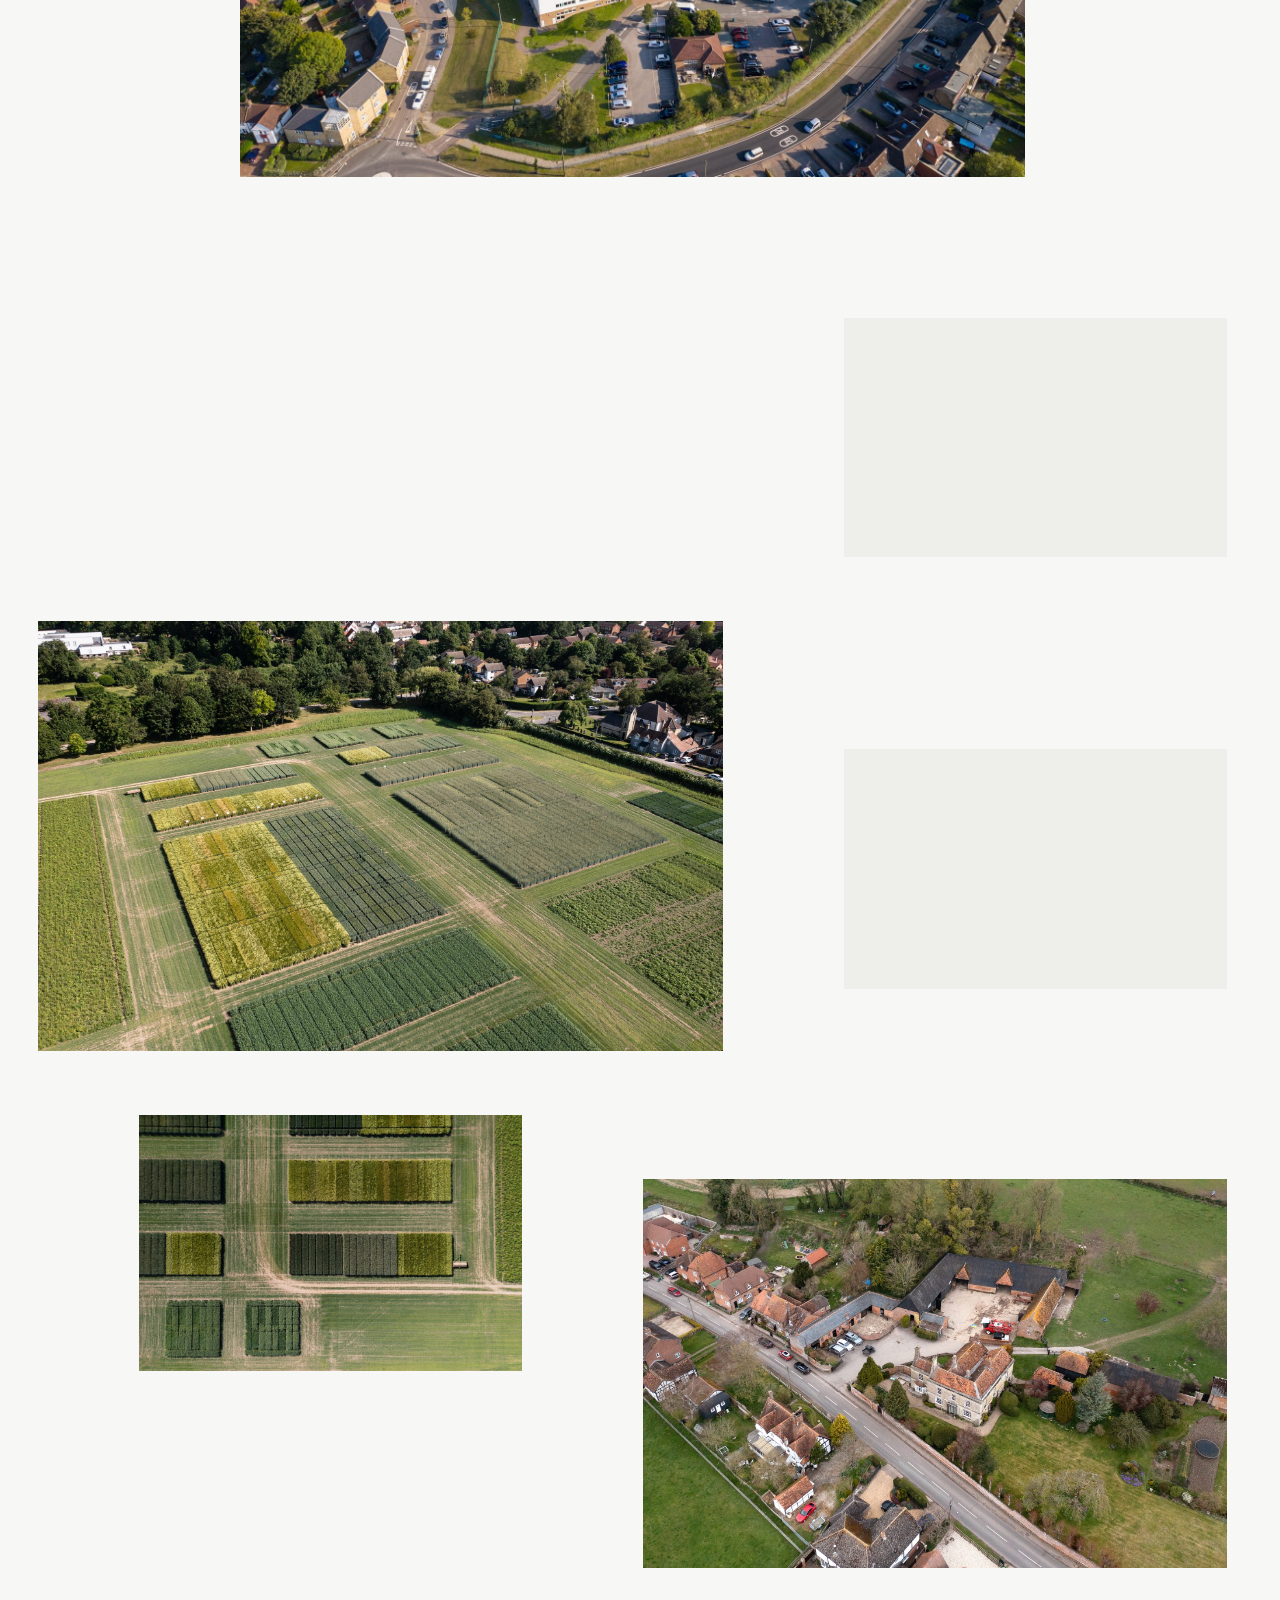
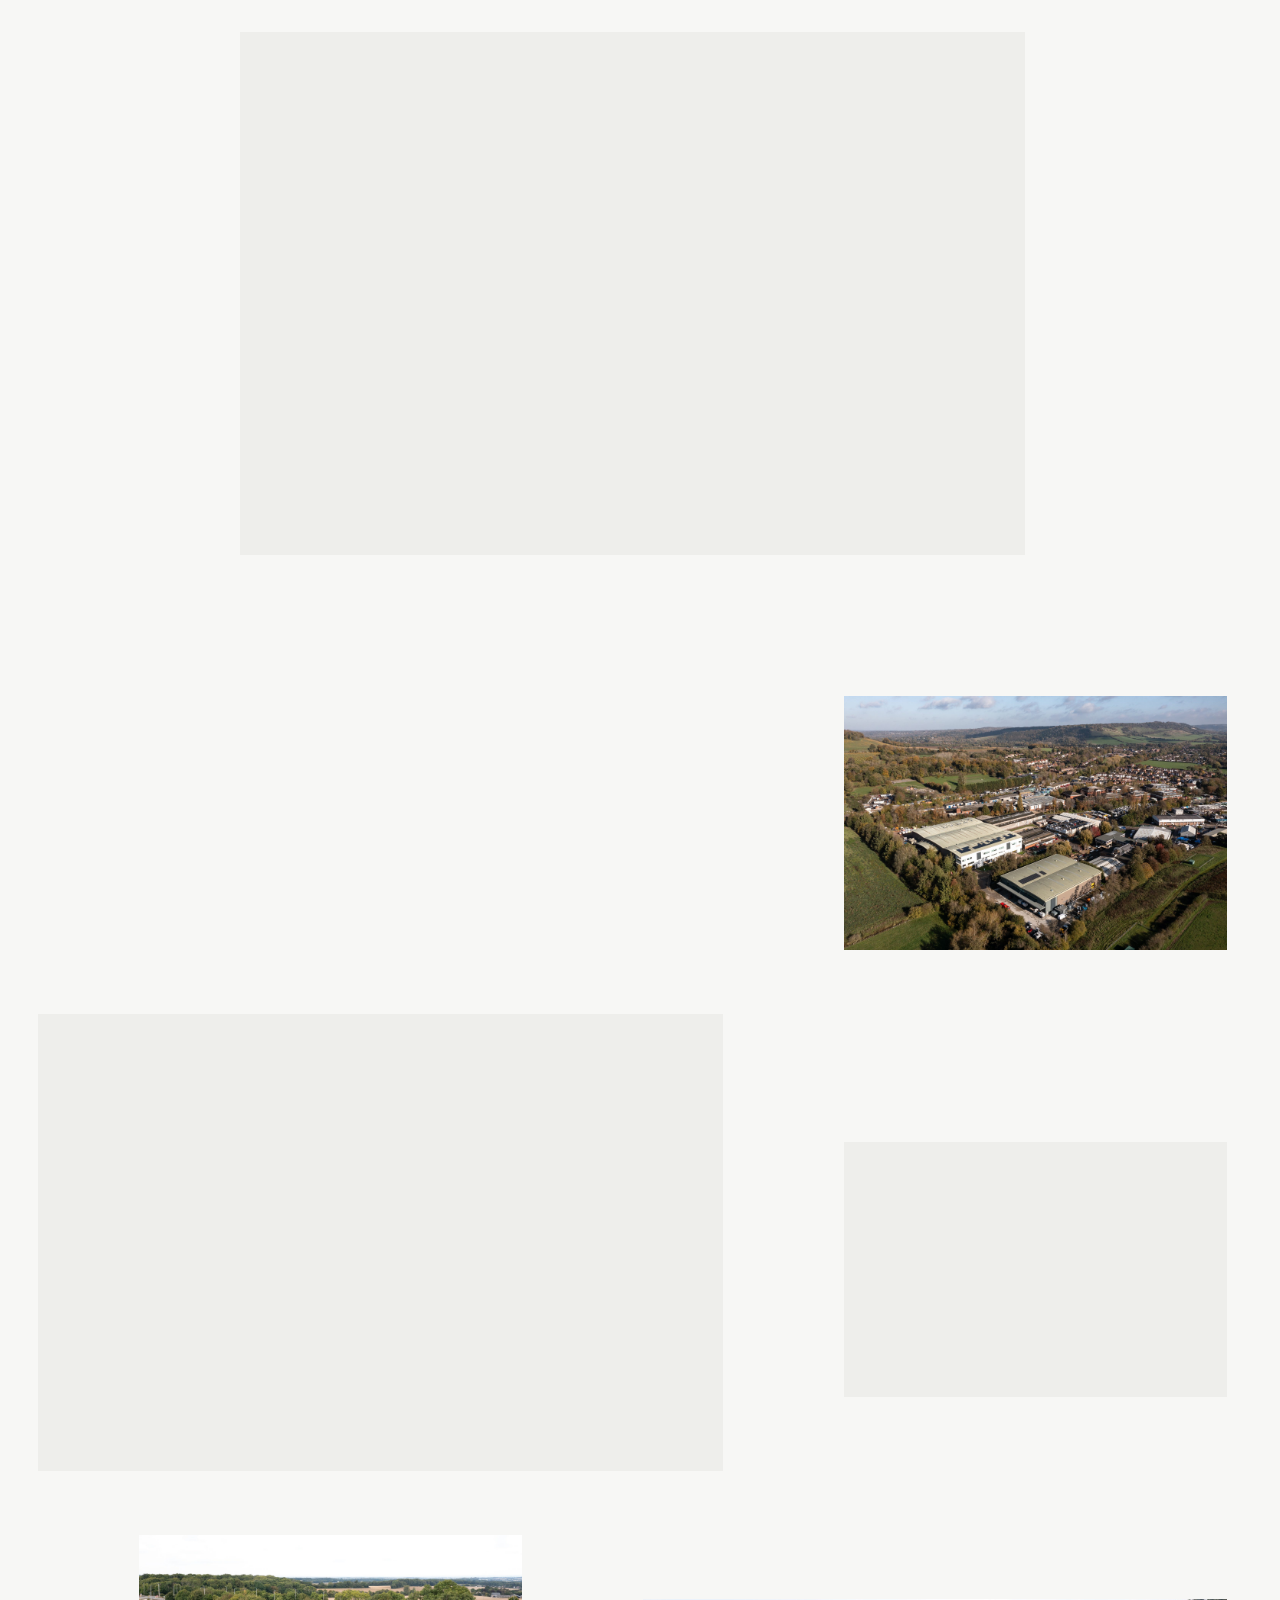
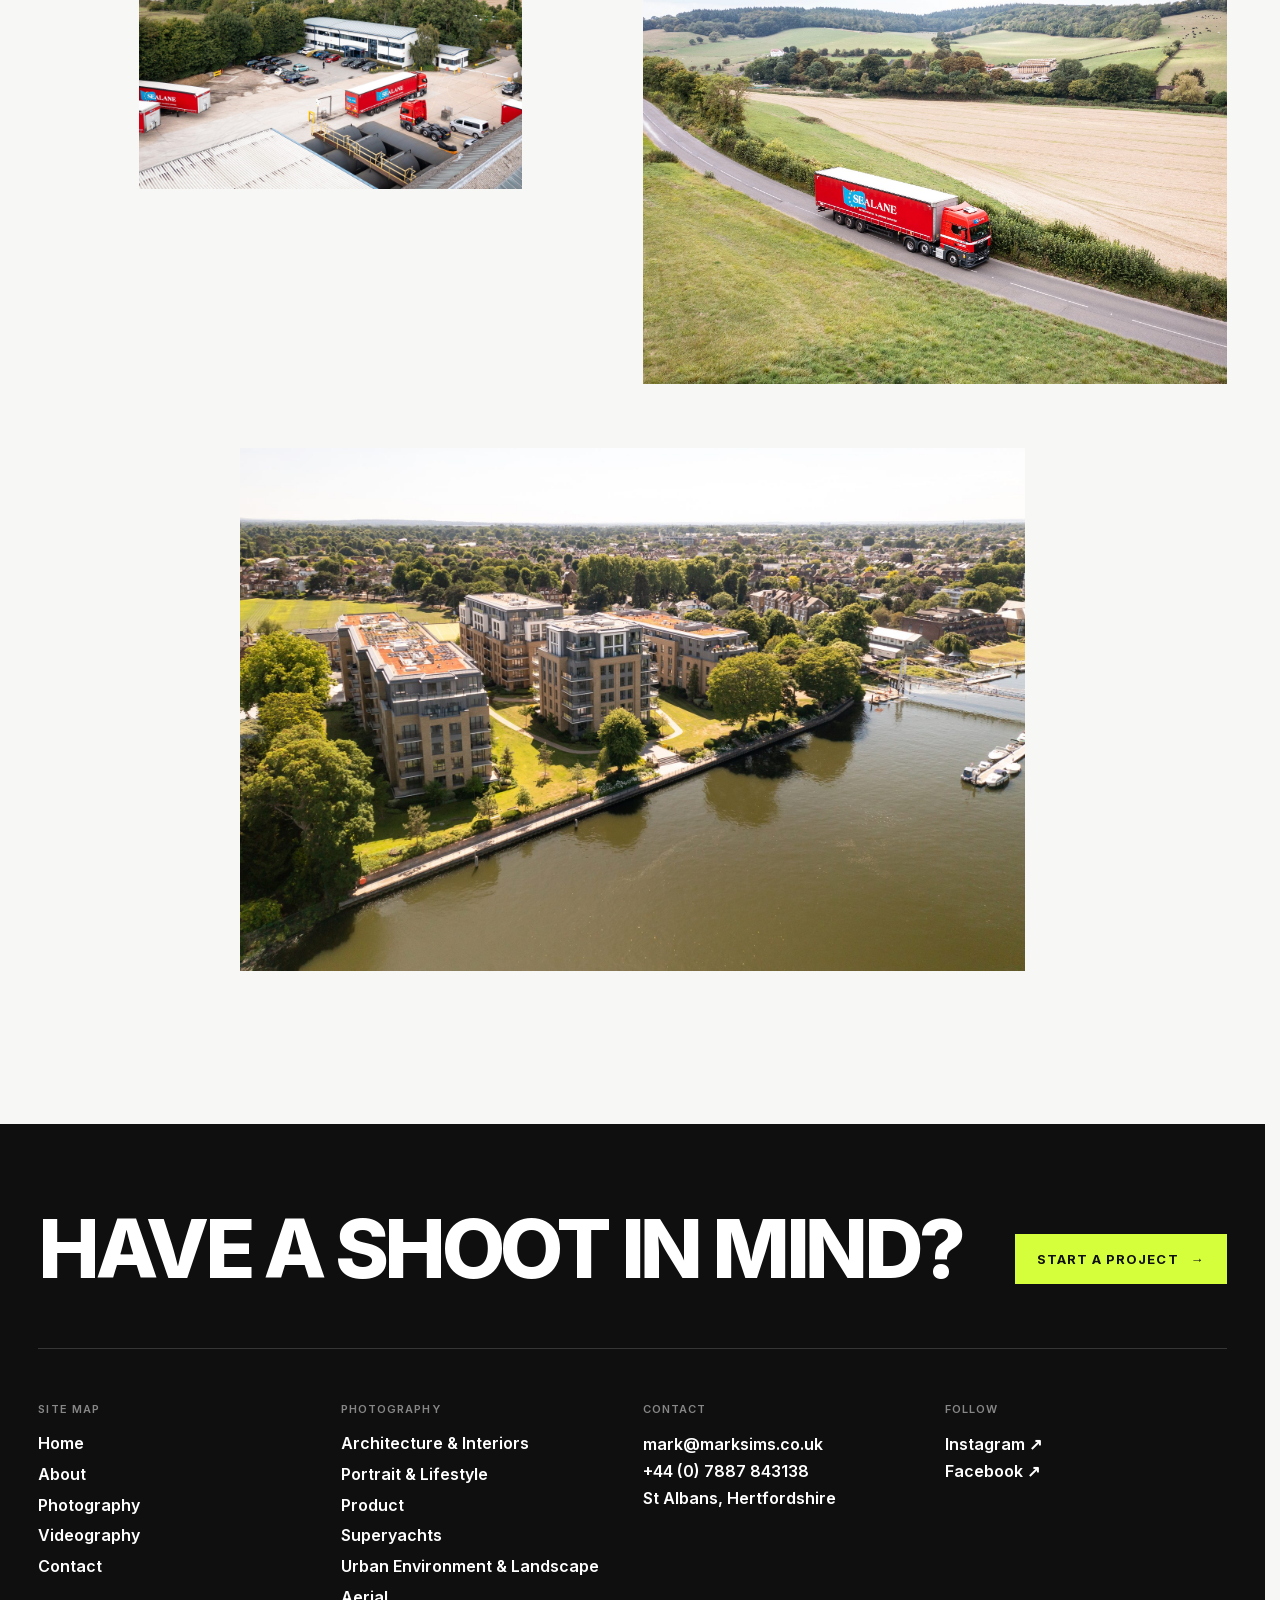
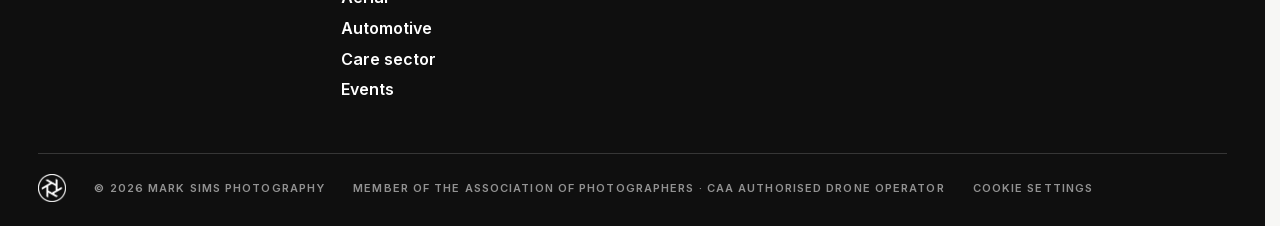
<file: photography/aerial/index.html>
<!doctype html>
<html lang="en-GB">
<head>
  <meta charset="utf-8">
  <meta name="robots" content="noindex, nofollow">
  <meta name="viewport" content="width=device-width, initial-scale=1, viewport-fit=cover">
  <title>Aerial Photography | Mark Sims</title>
  <meta name="description" content="Drone photography and film from a CAA authorised operator: viewpoints that used to be out of reach.">
  <link rel="canonical" href="https://www.marksims.co.uk/photography/aerial/">
  <meta property="og:type" content="website">
  <meta property="og:site_name" content="Mark Sims Photography &amp; Video">
  <meta property="og:title" content="Aerial Photography | Mark Sims">
  <meta property="og:description" content="Drone photography and film from a CAA authorised operator: viewpoints that used to be out of reach.">
  <meta property="og:url" content="https://www.marksims.co.uk/photography/aerial/">
  <meta name="theme-color" content="#f7f7f5">
  <link rel="icon" href="../../img/brand/favicon.png" type="image/png">
  <link rel="apple-touch-icon" href="../../img/brand/apple-touch-icon.png">
  <link rel="preload" href="../../fonts/inter-300-800.woff2" as="font" type="font/woff2" crossorigin>
  <link rel="stylesheet" href="../../css/site.css">
  <link rel="stylesheet" href="../../css/lightbox.css">
  <script src="../../js/early.js"></script>
</head>
<body class="page-rec cmstemplate_site">
  <a class="skip" href="#main">Skip to content</a>
  <header class="hdr cmsobject_site-header" data-hdr>
    <a class="logo" href="../../" aria-label="Mark Sims Photography and Video, home">
      <img class="logo-mark logo-ink" src="../../img/brand/mark-black.png" alt="" width="468" height="468">
      <img class="logo-mark logo-light" src="../../img/brand/mark-white.png" alt="" width="468" height="468">
      <img class="logo-name logo-ink" src="../../img/brand/name-black.png" alt="Mark Sims" width="1500" height="165">
      <img class="logo-name logo-light" src="../../img/brand/name-white.png" alt="" width="1500" height="165">
    </a>
    <button class="menu-btn" type="button" aria-expanded="false" aria-controls="main-nav" data-menu><span class="menu-word">Menu</span><span class="menu-bars" aria-hidden="true"></span></button>
    <nav class="nav cmsnavigation_main-nav" id="main-nav" aria-label="Main">
      <a href="../../photography/">Photography</a>
      <a href="../../videography/">Videography</a>
      <a href="../../about/">About</a>
      <a href="../../contact/">Contact</a>
    </nav>
  </header>
  <main id="main" class="rec rec-cat">
    <article class="rec-wrap">
      <header class="rec-head">
        <p class="rec-back"><a href="../../photography/">Photography</a></p>
        <h1 class="rec-title">Aerial</h1>
      </header>
      <figure class="rec-lead"><img src="../../img/photography/aerial/004.jpg" alt="Aerial" width="1600" height="1099" decoding="async"></figure>
      <div class="rec-story">
        <p>Drone photography and film from a CAA authorised operator: viewpoints that used to be out of reach.</p>
      </div>
      <div class="rec-gallery" data-lb-mode="single">
        <figure class="rec-pic"><a href="../../img/photography/aerial/001.jpg"><img src="../../img/photography/aerial/001.jpg" alt="Aerial: photograph 1 of 23" width="1600" height="1061" decoding="async"></a></figure>
        <figure class="rec-pic"><a href="../../img/photography/aerial/002.jpg"><img src="../../img/photography/aerial/002.jpg" alt="Aerial: photograph 2 of 23" width="1600" height="1081" decoding="async"></a></figure>
        <figure class="rec-pic"><a href="../../img/photography/aerial/003.jpg"><img src="../../img/photography/aerial/003.jpg" alt="Aerial: photograph 3 of 23" width="2000" height="1332" decoding="async"></a></figure>
        <figure class="rec-pic"><a href="../../img/photography/aerial/004.jpg"><img src="../../img/photography/aerial/004.jpg" alt="Aerial: photograph 4 of 23" width="1600" height="1099" decoding="async"></a></figure>
        <figure class="rec-pic"><a href="../../img/photography/aerial/005.jpg"><img src="../../img/photography/aerial/005.jpg" alt="Aerial: photograph 5 of 23" width="1600" height="1093" loading="lazy" decoding="async"></a></figure>
        <figure class="rec-pic"><a href="../../img/photography/aerial/006.jpg"><img src="../../img/photography/aerial/006.jpg" alt="Aerial: photograph 6 of 23" width="1600" height="1032" loading="lazy" decoding="async"></a></figure>
        <figure class="rec-pic"><a href="../../img/photography/aerial/007.jpg"><img src="../../img/photography/aerial/007.jpg" alt="Aerial: photograph 7 of 23" width="1600" height="1066" loading="lazy" decoding="async"></a></figure>
        <figure class="rec-pic"><a href="../../img/photography/aerial/008.jpg"><img src="../../img/photography/aerial/008.jpg" alt="Aerial: photograph 8 of 23" width="1600" height="1066" loading="lazy" decoding="async"></a></figure>
        <figure class="rec-pic"><a href="../../img/photography/aerial/009.jpg"><img src="../../img/photography/aerial/009.jpg" alt="Aerial: photograph 9 of 23" width="1600" height="914" loading="lazy" decoding="async"></a></figure>
        <figure class="rec-pic"><a href="../../img/photography/aerial/010.jpg"><img src="../../img/photography/aerial/010.jpg" alt="Aerial: photograph 10 of 23" width="1600" height="1014" loading="lazy" decoding="async"></a></figure>
        <figure class="rec-pic"><a href="../../img/photography/aerial/011.jpg"><img src="../../img/photography/aerial/011.jpg" alt="Aerial: photograph 11 of 23" width="1600" height="1066" loading="lazy" decoding="async"></a></figure>
        <figure class="rec-pic"><a href="../../img/photography/aerial/012.jpg"><img src="../../img/photography/aerial/012.jpg" alt="Aerial: photograph 12 of 23" width="2000" height="1251" loading="lazy" decoding="async"></a></figure>
        <figure class="rec-pic"><a href="../../img/photography/aerial/013.jpg"><img src="../../img/photography/aerial/013.jpg" alt="Aerial: photograph 13 of 23" width="2000" height="1255" loading="lazy" decoding="async"></a></figure>
        <figure class="rec-pic"><a href="../../img/photography/aerial/014.jpg"><img src="../../img/photography/aerial/014.jpg" alt="Aerial: photograph 14 of 23" width="2000" height="1251" loading="lazy" decoding="async"></a></figure>
        <figure class="rec-pic"><a href="../../img/photography/aerial/015.jpg"><img src="../../img/photography/aerial/015.jpg" alt="Aerial: photograph 15 of 23" width="2000" height="1339" loading="lazy" decoding="async"></a></figure>
        <figure class="rec-pic"><a href="../../img/photography/aerial/016.jpg"><img src="../../img/photography/aerial/016.jpg" alt="Aerial: photograph 16 of 23" width="2000" height="1332" loading="lazy" decoding="async"></a></figure>
        <figure class="rec-pic"><a href="../../img/photography/aerial/017.jpg"><img src="../../img/photography/aerial/017.jpg" alt="Aerial: photograph 17 of 23" width="2000" height="1332" loading="lazy" decoding="async"></a></figure>
        <figure class="rec-pic"><a href="../../img/photography/aerial/018.jpg"><img src="../../img/photography/aerial/018.jpg" alt="Aerial: photograph 18 of 23" width="2000" height="1332" loading="lazy" decoding="async"></a></figure>
        <figure class="rec-pic"><a href="../../img/photography/aerial/019.jpg"><img src="../../img/photography/aerial/019.jpg" alt="Aerial: photograph 19 of 23" width="2000" height="1333" loading="lazy" decoding="async"></a></figure>
        <figure class="rec-pic"><a href="../../img/photography/aerial/020.jpg"><img src="../../img/photography/aerial/020.jpg" alt="Aerial: photograph 20 of 23" width="2000" height="1332" loading="lazy" decoding="async"></a></figure>
        <figure class="rec-pic"><a href="../../img/photography/aerial/021.jpg"><img src="../../img/photography/aerial/021.jpg" alt="Aerial: photograph 21 of 23" width="2000" height="1332" loading="lazy" decoding="async"></a></figure>
        <figure class="rec-pic"><a href="../../img/photography/aerial/022.jpg"><img src="../../img/photography/aerial/022.jpg" alt="Aerial: photograph 22 of 23" width="2000" height="1319" loading="lazy" decoding="async"></a></figure>
        <figure class="rec-pic"><a href="../../img/photography/aerial/023.jpg"><img src="../../img/photography/aerial/023.jpg" alt="Aerial: photograph 23 of 23" width="2000" height="1332" loading="lazy" decoding="async"></a></figure>
      </div>
    </article>
  </main>
  <footer class="ftr cmsobject_site-footer">
    <div class="ftr-cta">
      <p class="ftr-big">Have a shoot in mind?</p>
      <a class="btn btn-accent" href="../../contact/">Start a project <span aria-hidden="true">→</span></a>
    </div>
    <div class="ftr-grid">
      <div class="ftr-col">
        <h2 class="ftr-h">Site map</h2>
        <nav class="ftr-nav cmsnavigation_footer-nav" aria-label="Site map">
          <a href="../../">Home</a>
          <a href="../../about/">About</a>
          <a href="../../photography/">Photography</a>
          <a href="../../videography/">Videography</a>
          <a href="../../contact/">Contact</a>
        </nav>
      </div>
      <div class="ftr-col">
        <h2 class="ftr-h">Photography</h2>
        <ul class="ftr-cats" data-cats>
          <li><a href="../../photography/architecture-interiors/">Architecture &amp; Interiors</a></li>
          <li><a href="../../photography/portrait-lifestyle/">Portrait &amp; Lifestyle</a></li>
          <li><a href="../../photography/product/">Product</a></li>
          <li><a href="../../photography/superyachts/">Superyachts</a></li>
          <li><a href="../../photography/urban-landscape/">Urban Environment &amp; Landscape</a></li>
          <li><a href="../../photography/aerial/">Aerial</a></li>
          <li><a href="../../photography/automotive/">Automotive</a></li>
          <li><a href="../../photography/care-sector/">Care sector</a></li>
          <li><a href="../../photography/events/">Events</a></li>
        </ul>
      </div>
      <div class="ftr-col">
        <h2 class="ftr-h">Contact</h2>
        <p><a href="mailto:mark@marksims.co.uk">mark@marksims.co.uk</a><br><a href="tel:+447887843138">+44 (0) 7887 843138</a><br>St Albans, Hertfordshire</p>
      </div>
      <div class="ftr-col">
        <h2 class="ftr-h">Follow</h2>
        <p><a href="https://www.instagram.com/marksimsphotography/" target="_blank" rel="noopener">Instagram ↗</a><br><a href="https://www.facebook.com/marksimsphoto/" target="_blank" rel="noopener">Facebook ↗</a></p>
      </div>
    </div>
    <div class="ftr-base">
      <img class="ftr-mark" src="../../img/brand/mark-white.png" alt="" width="468" height="468">
      <span>© 2026 Mark Sims Photography</span>
      <span>Member of the Association of Photographers · CAA authorised drone operator</span>
      <a href="#" data-cnx-consent>Cookie settings</a>
    </div>
  </footer>
  <script src="../../js/lightbox.js"></script>
  <script src="../../js/site.js"></script>
</body>
</html>
</file>
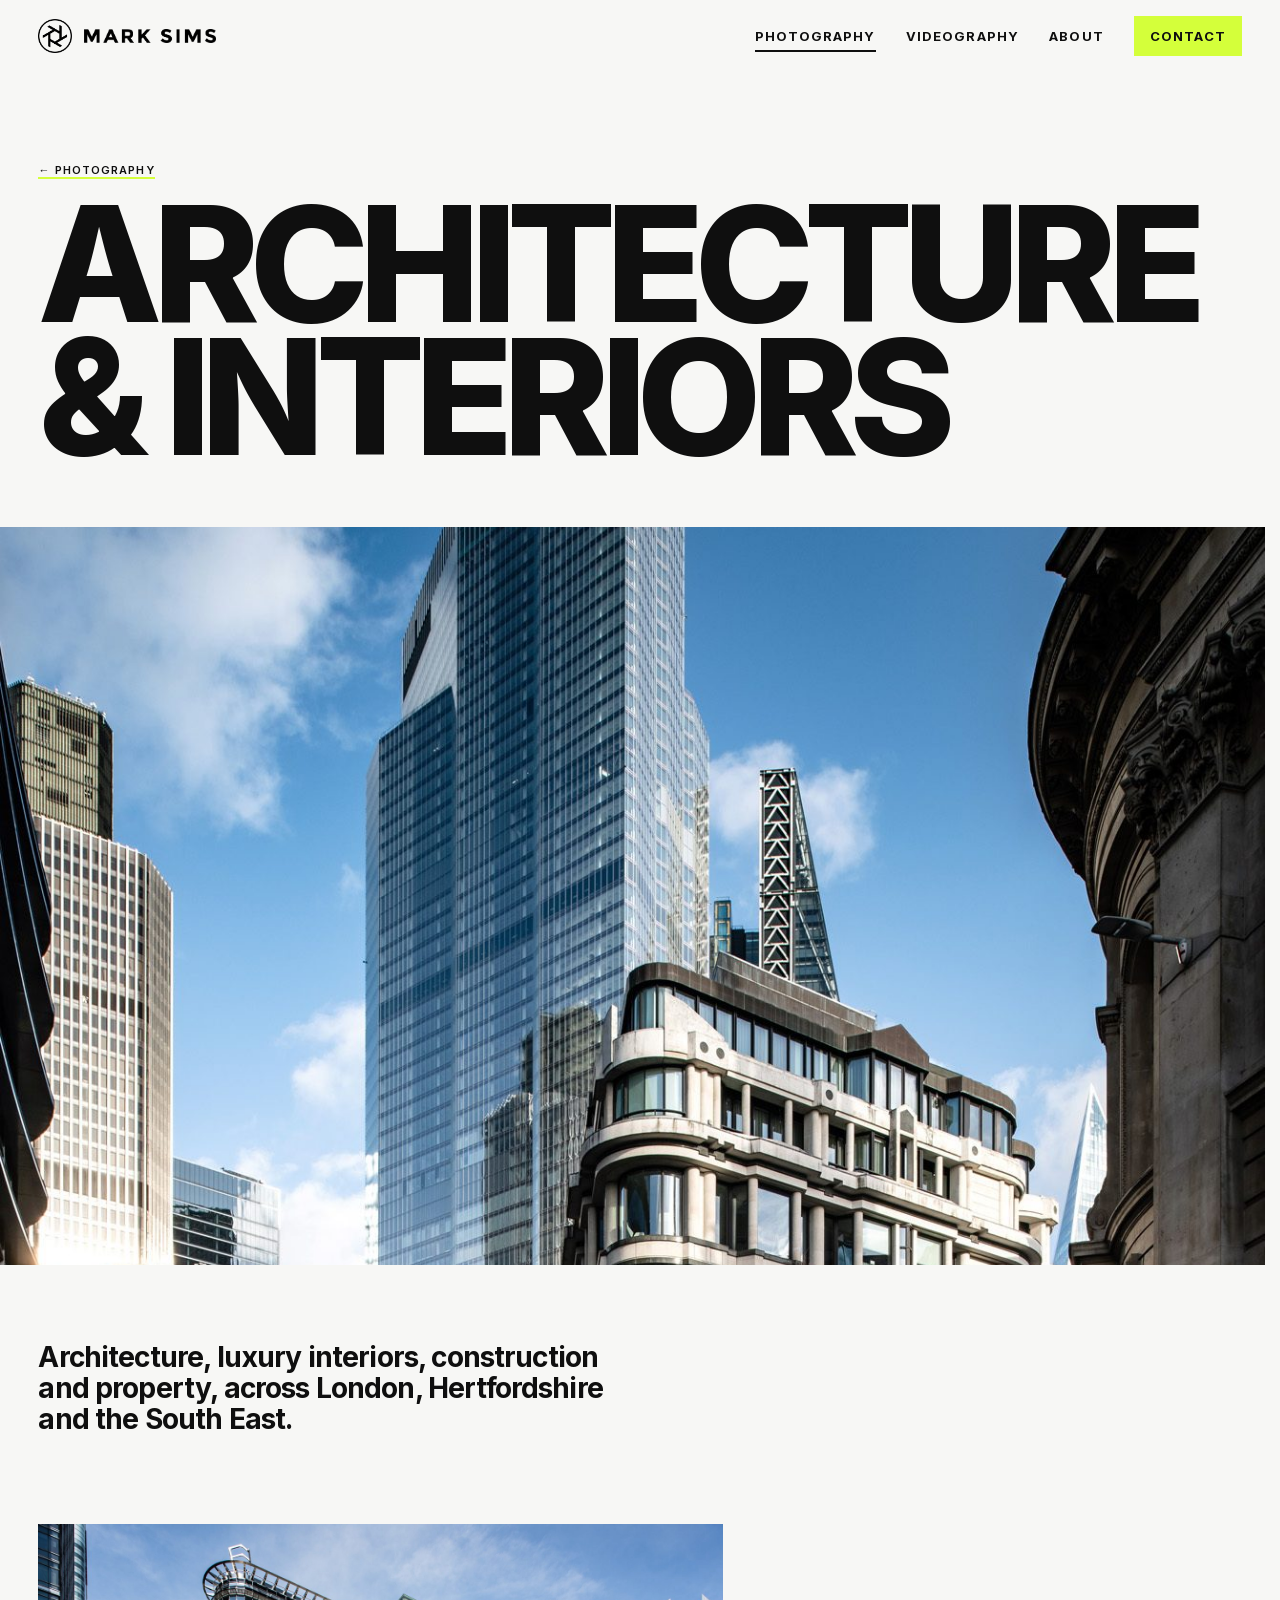
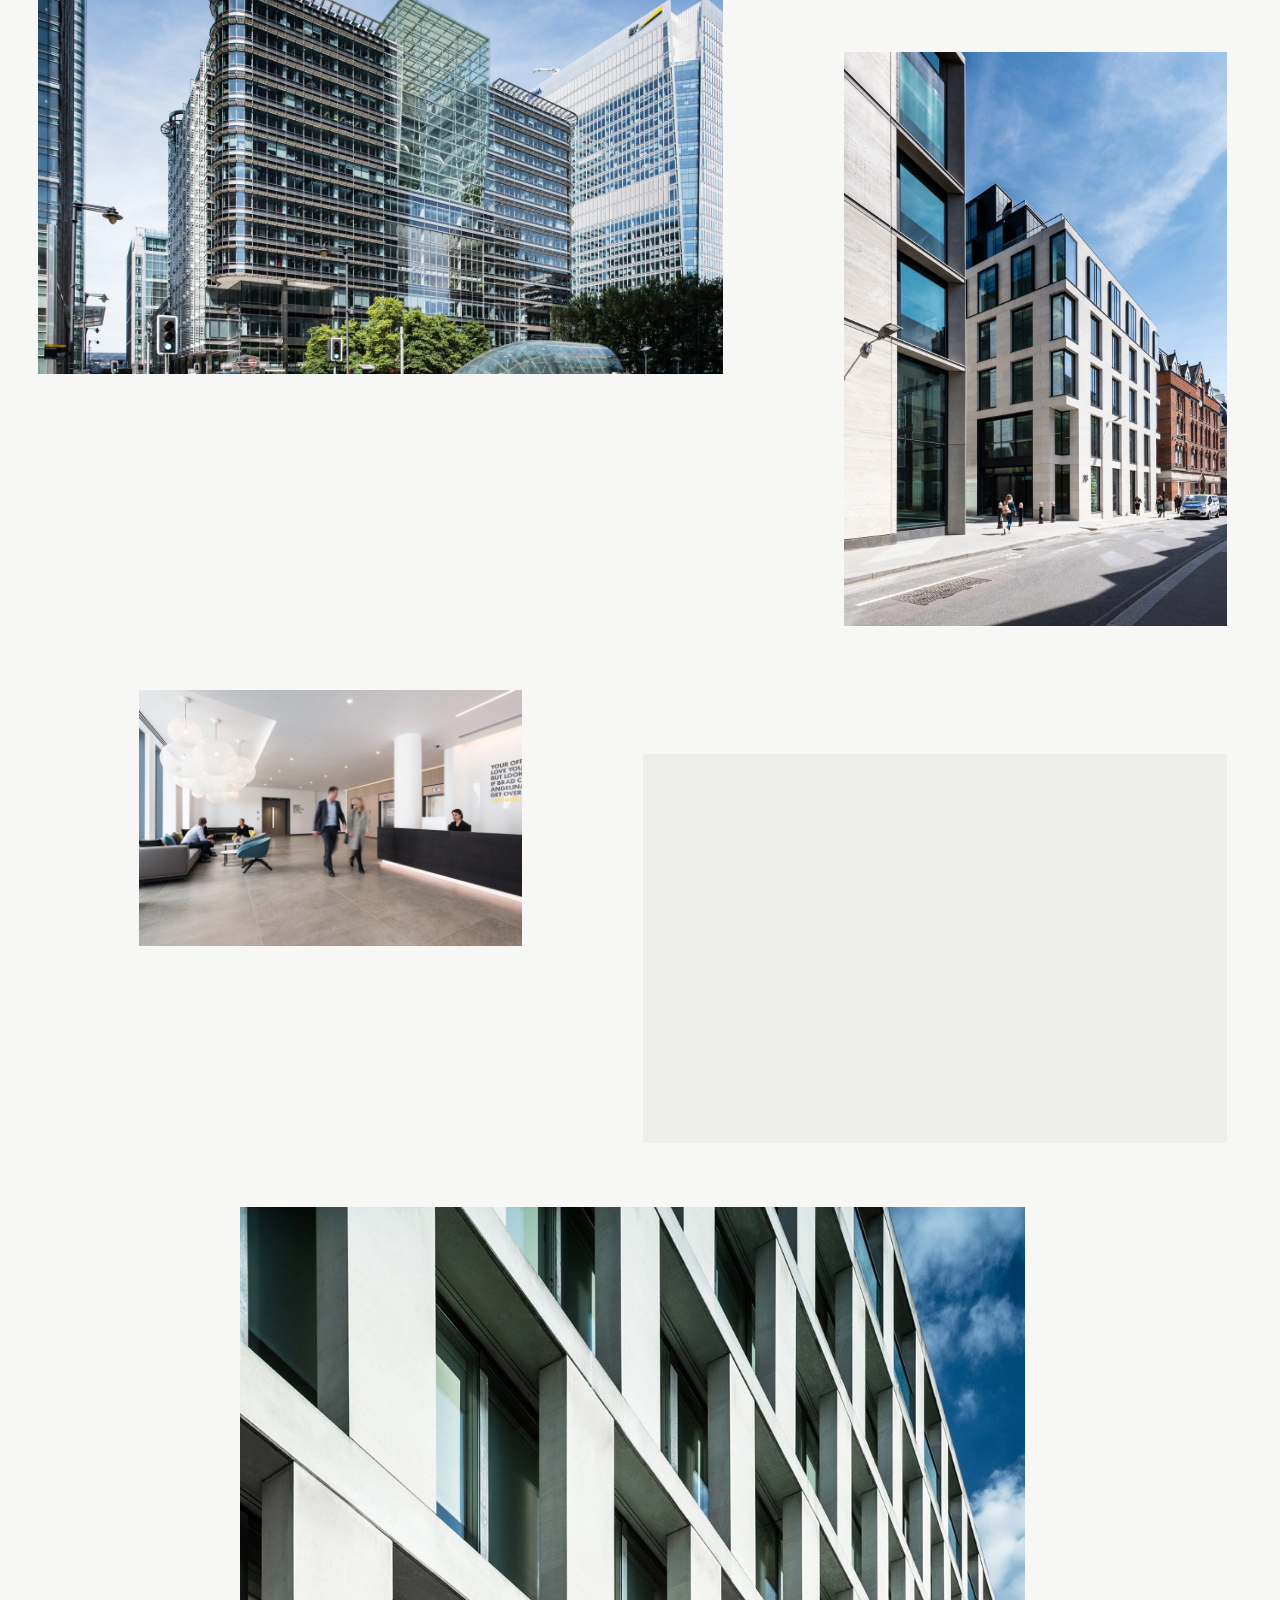
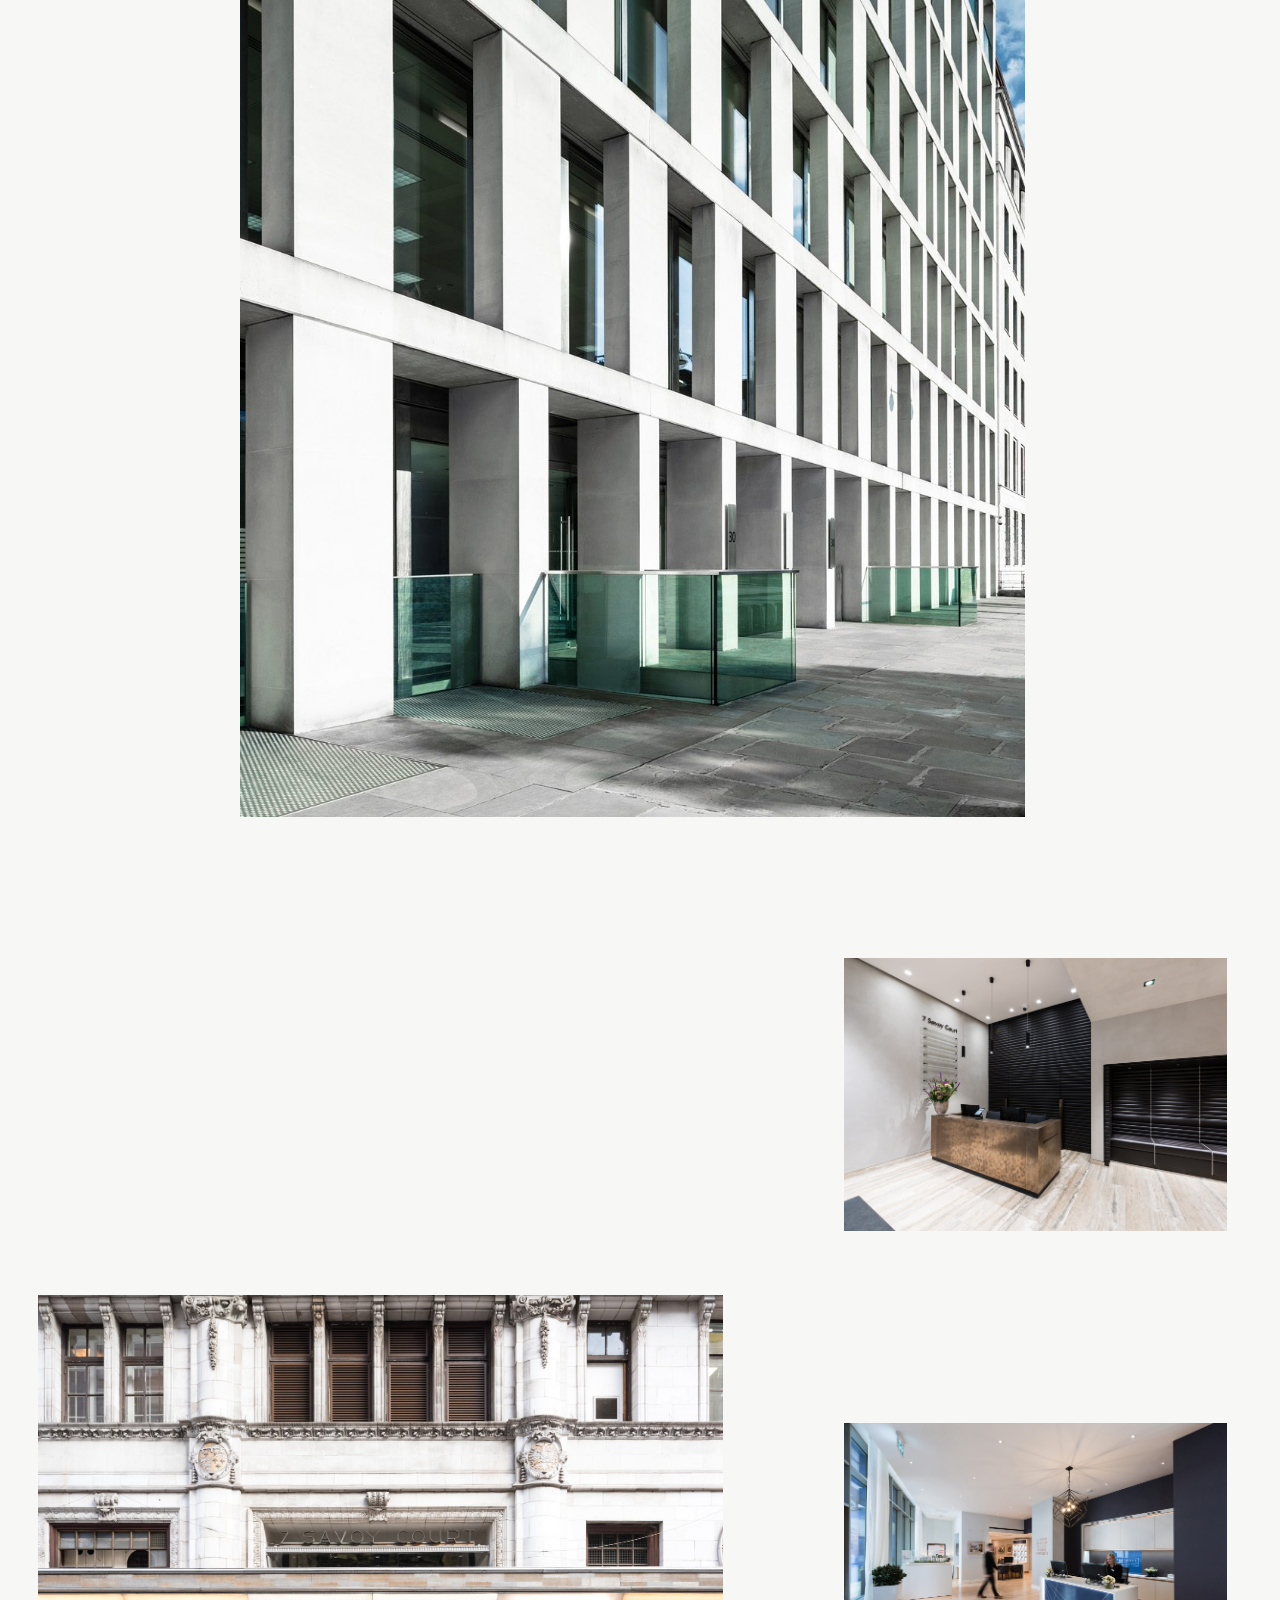
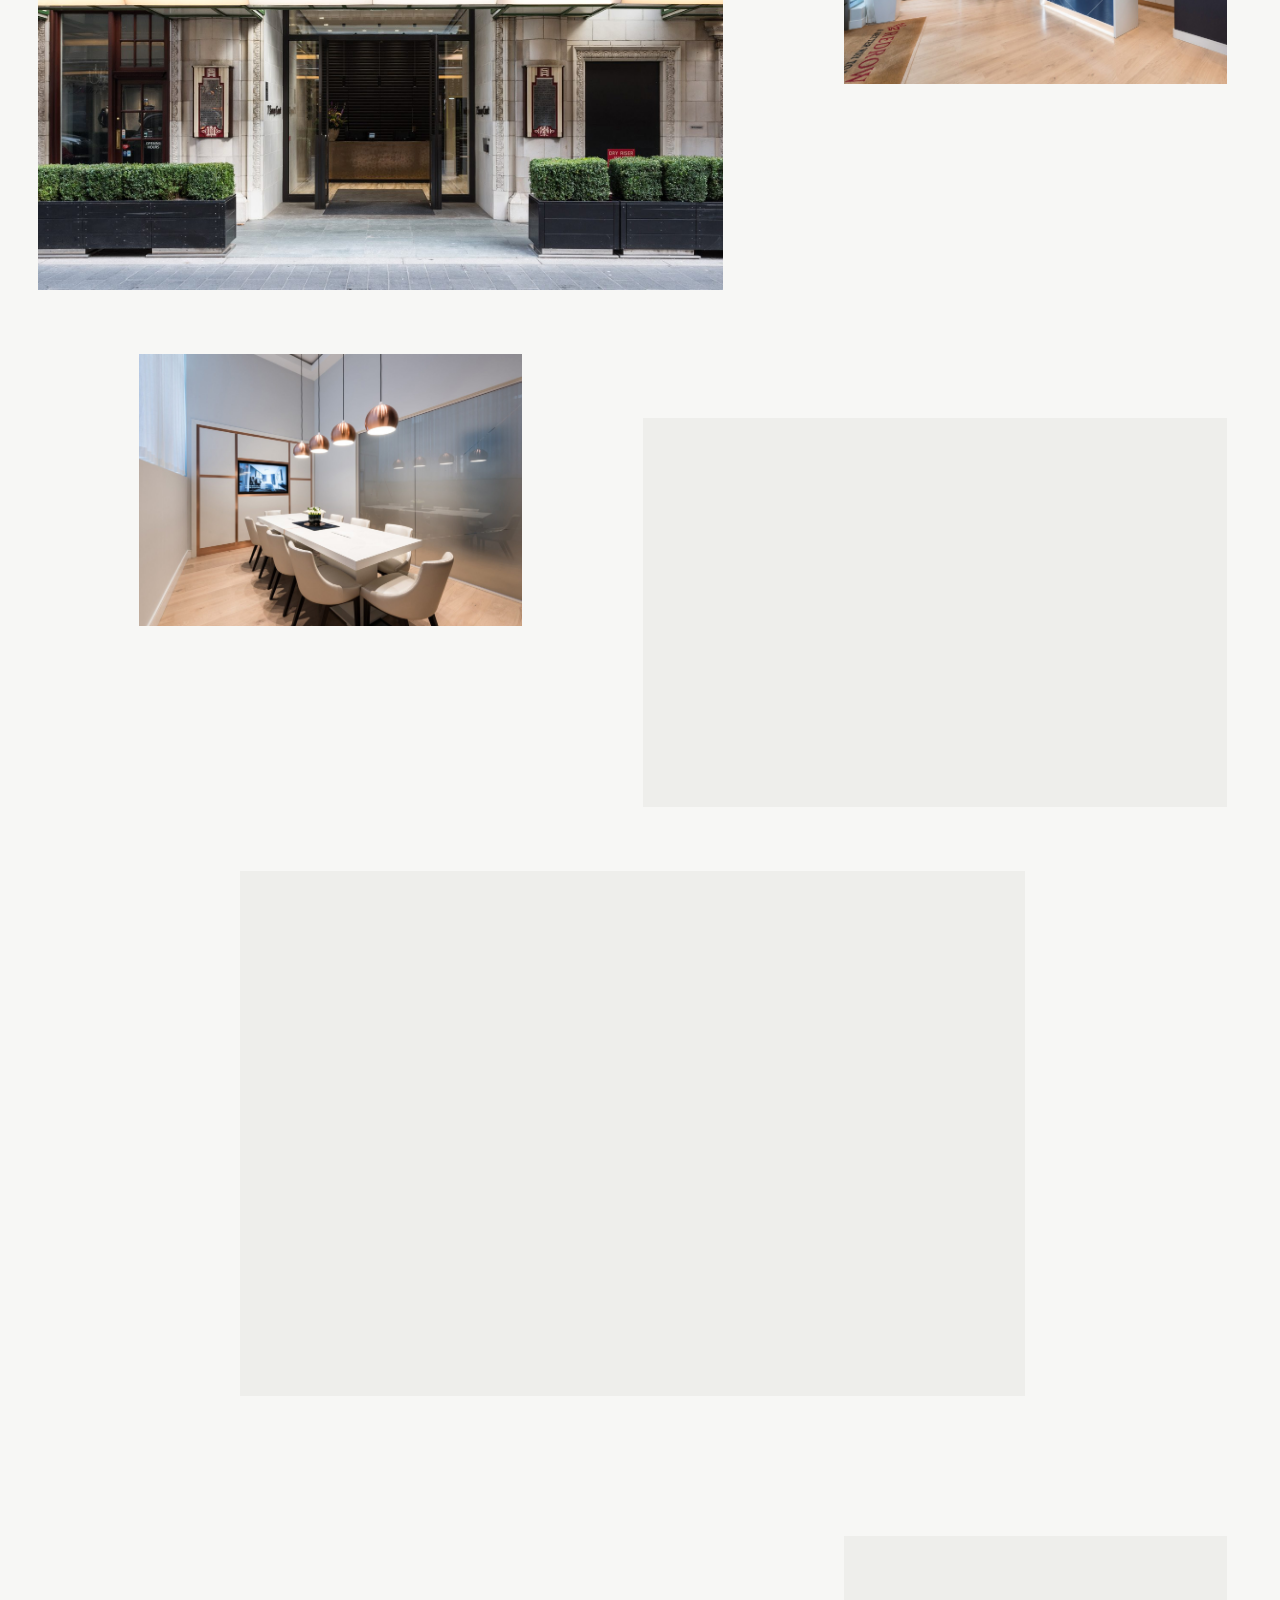
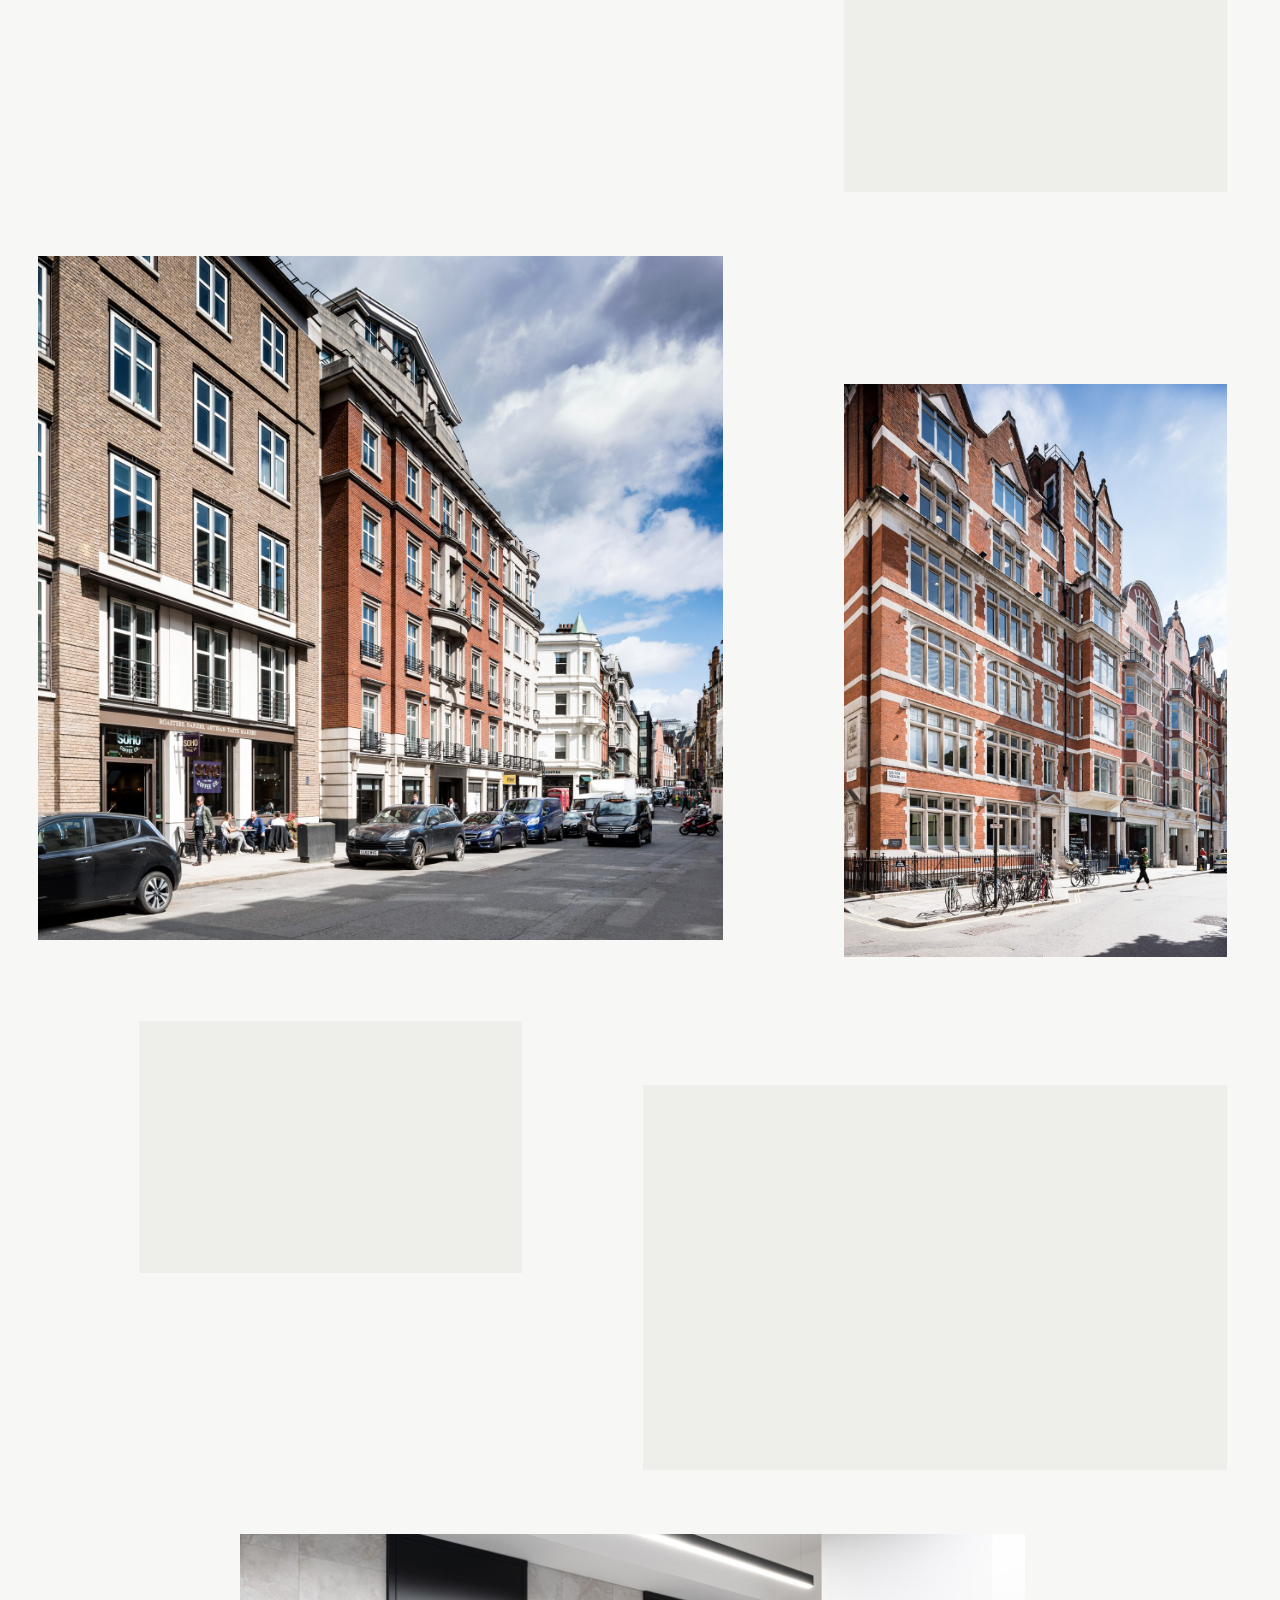
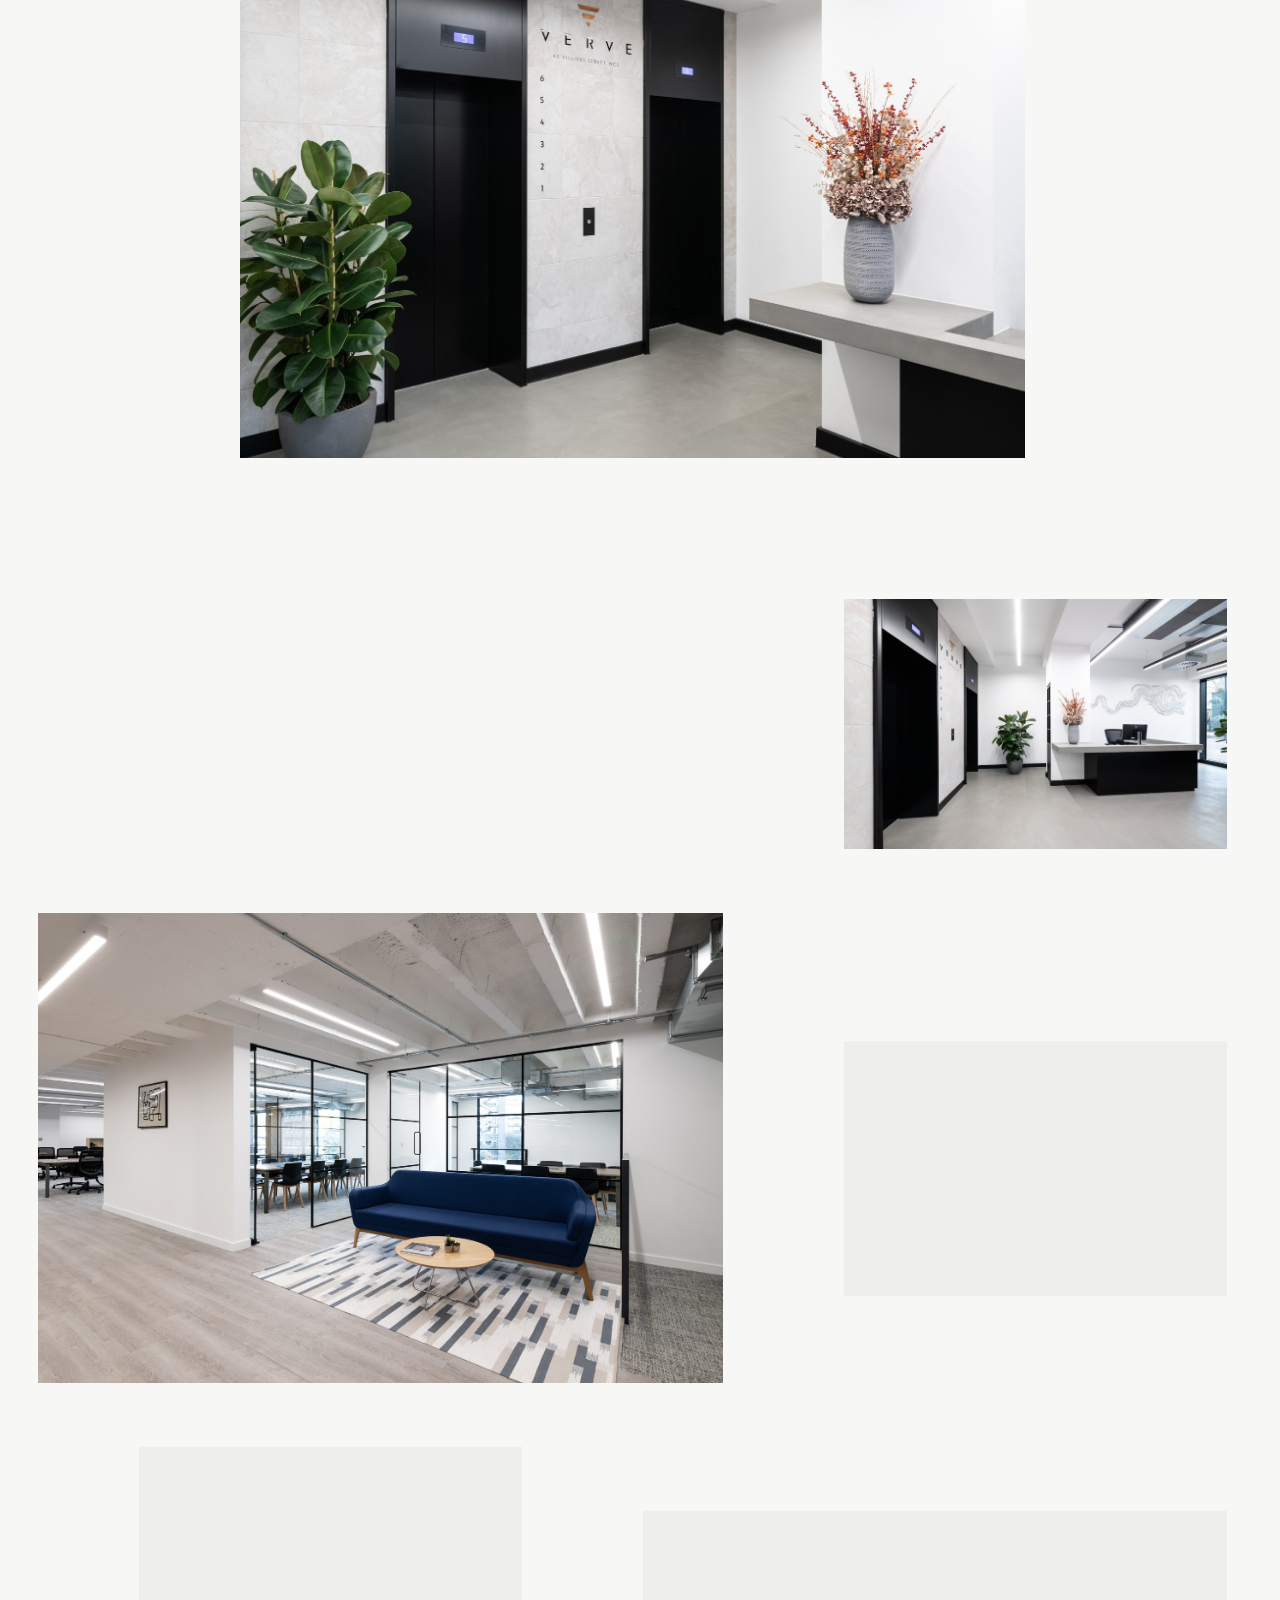
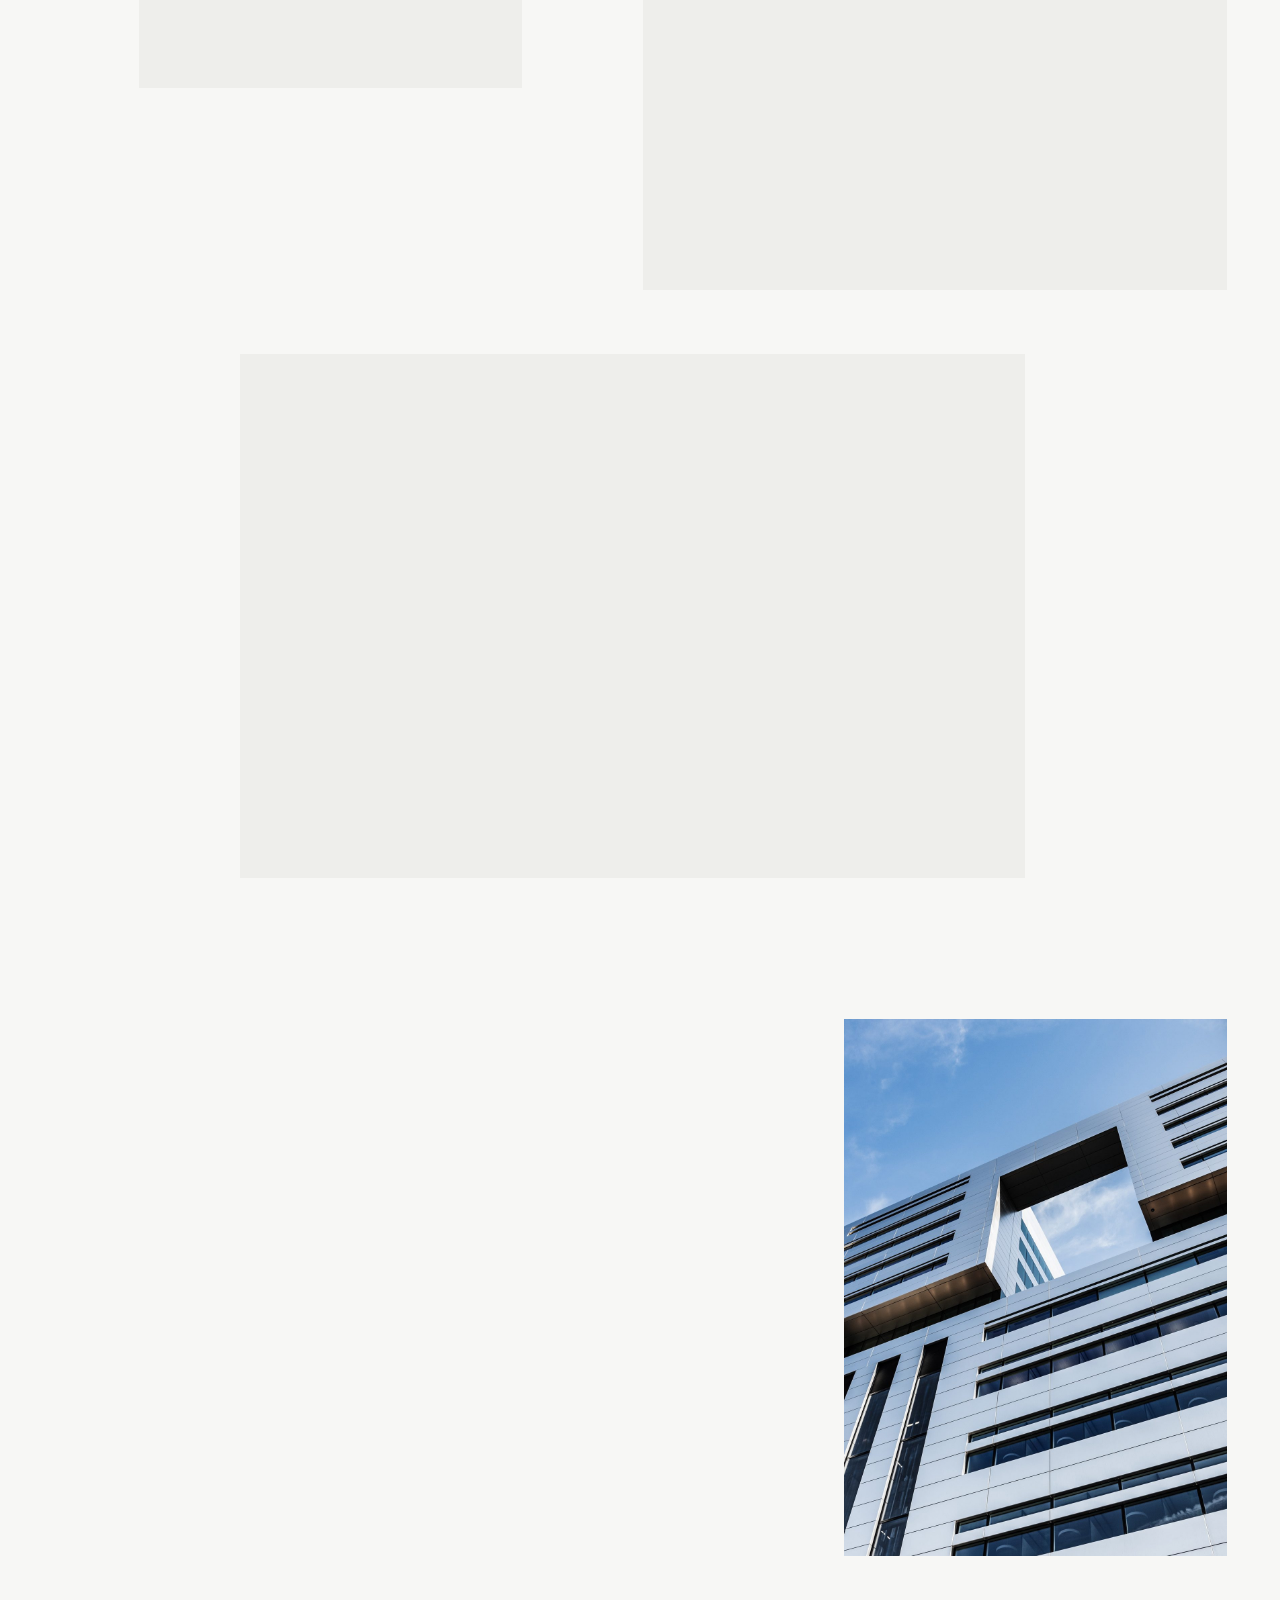
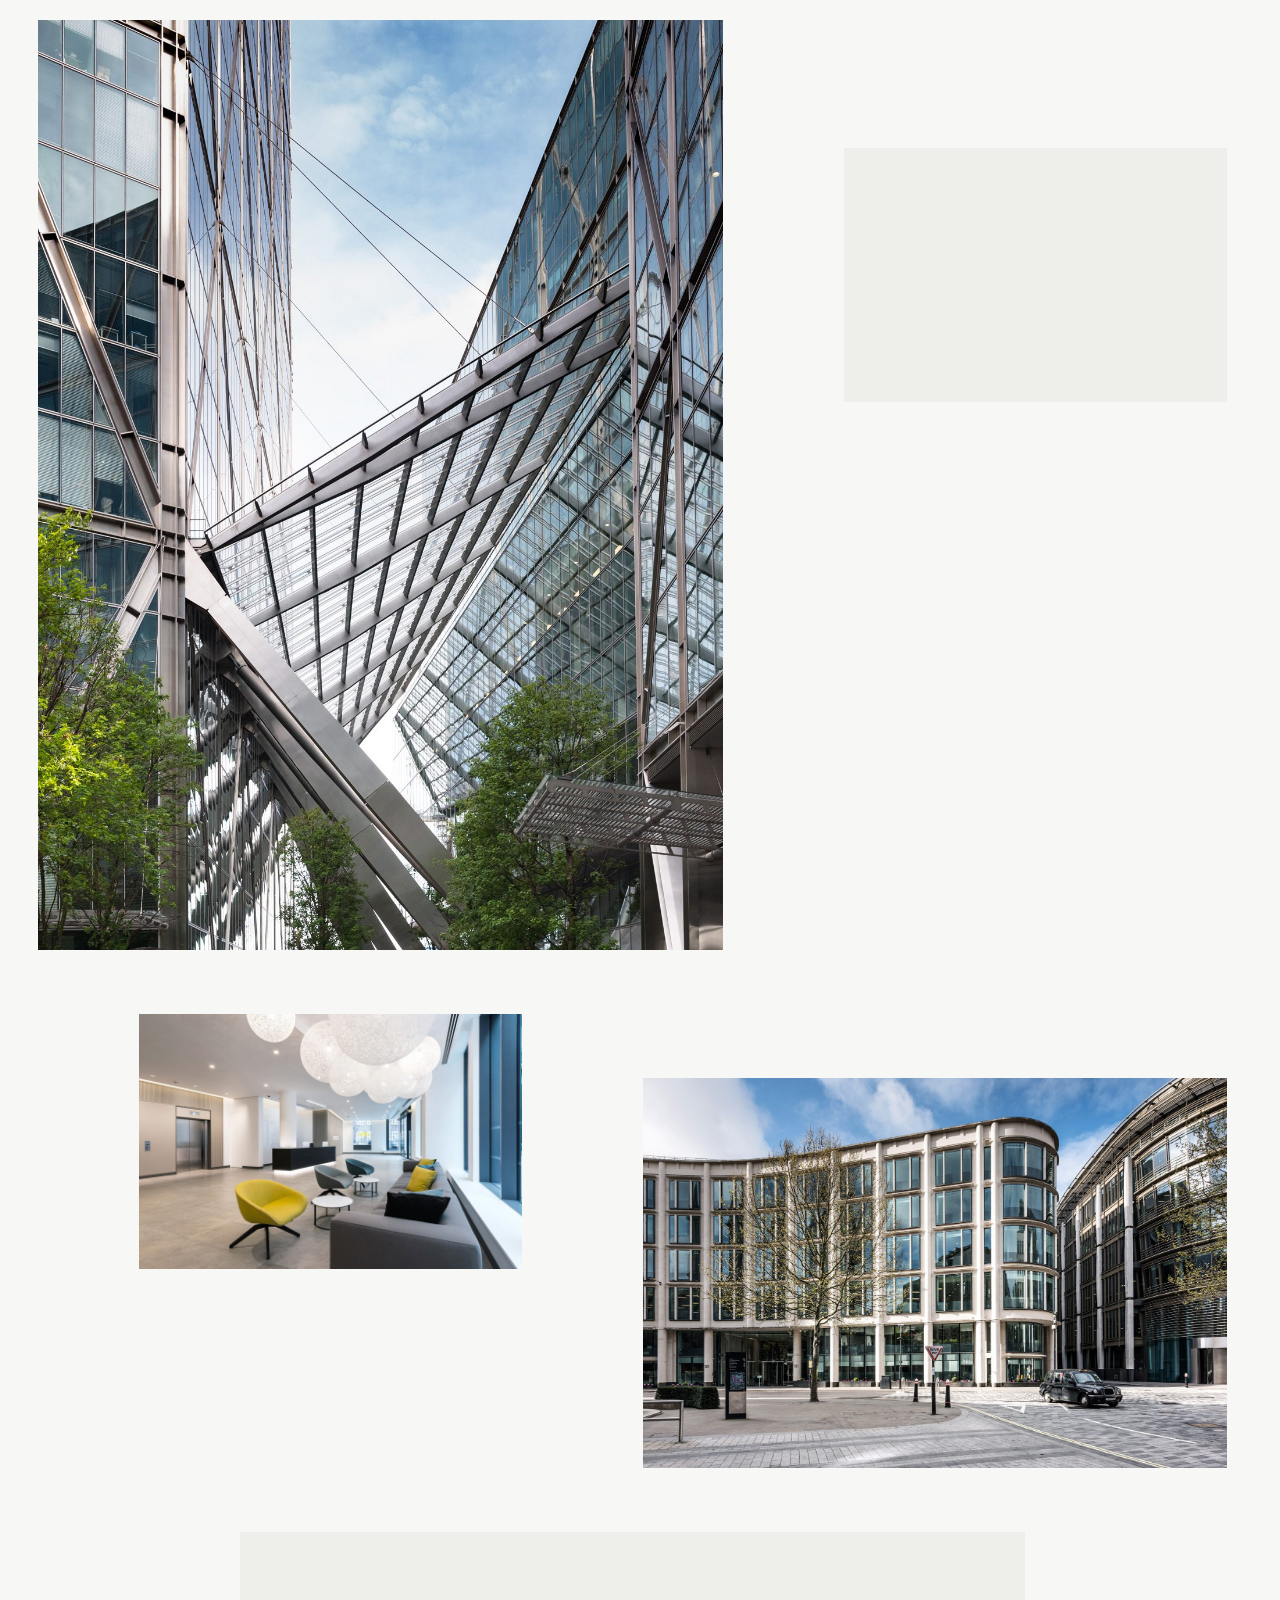
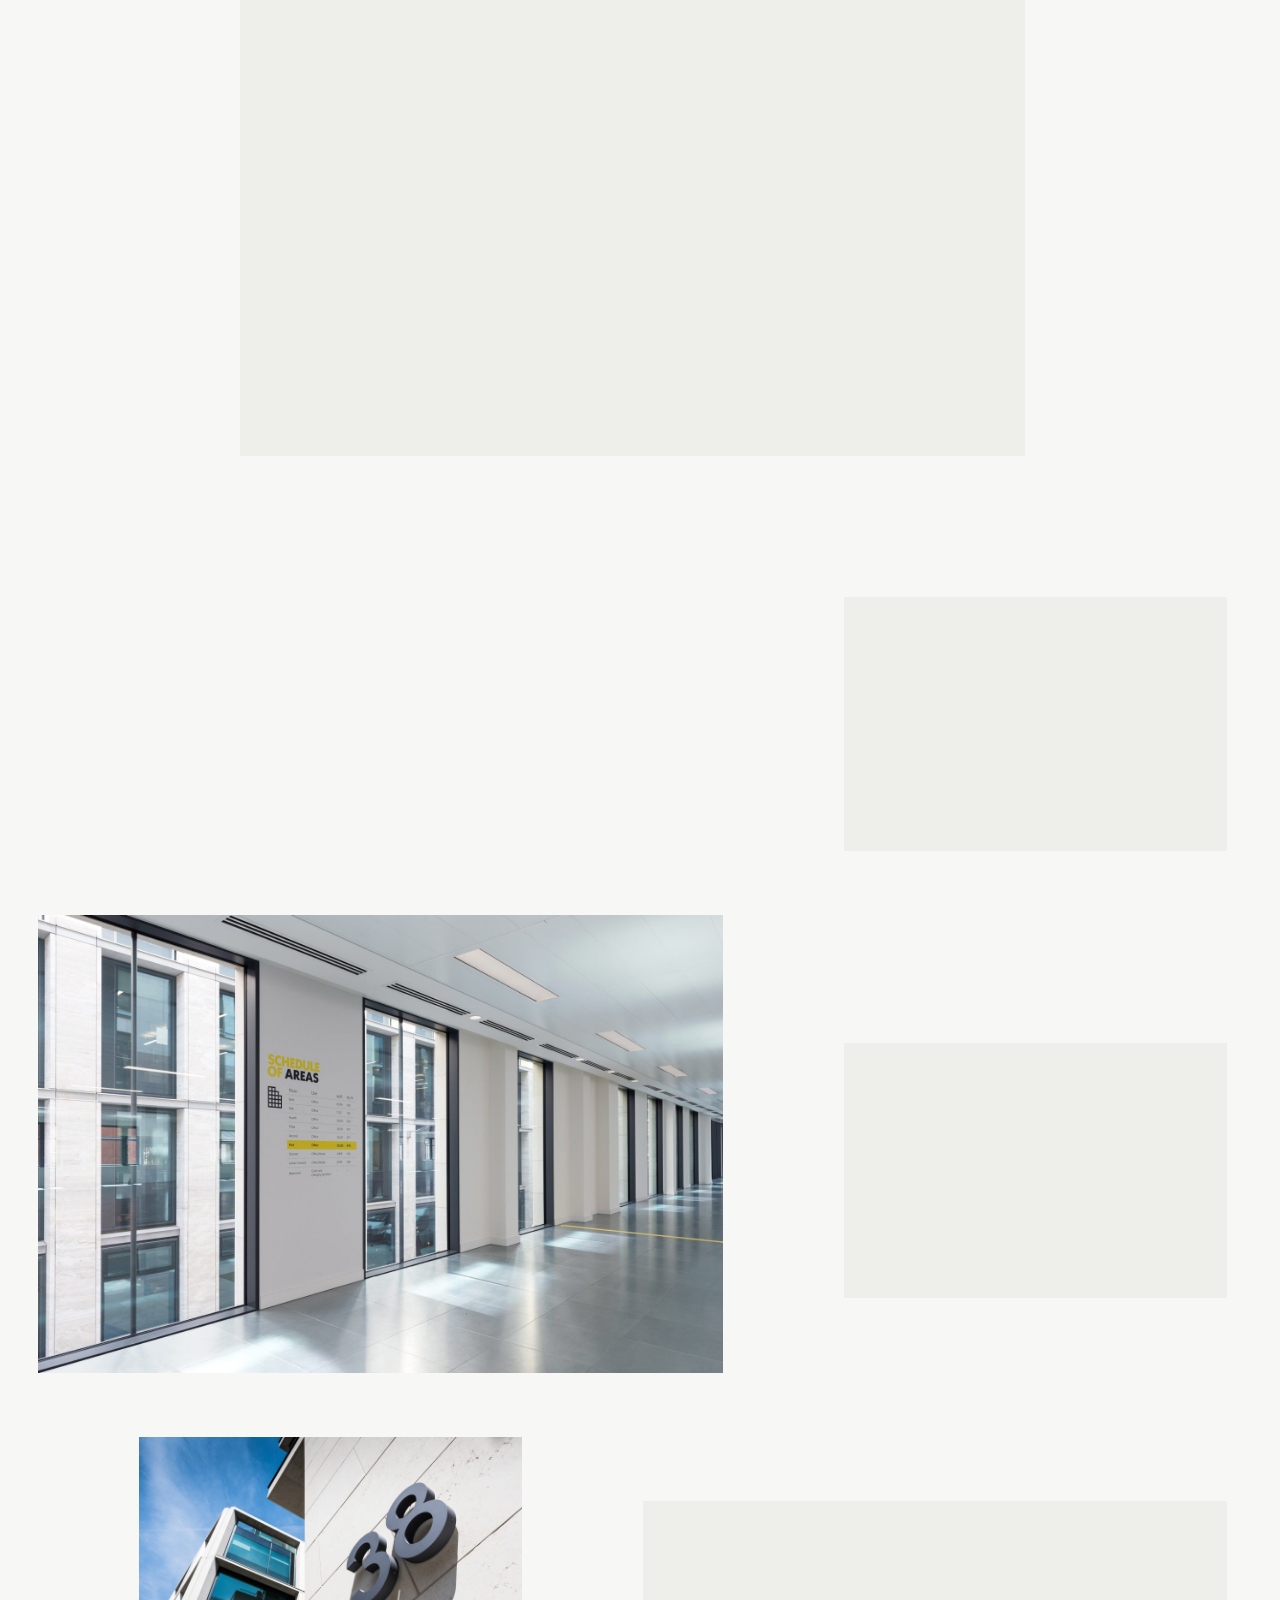
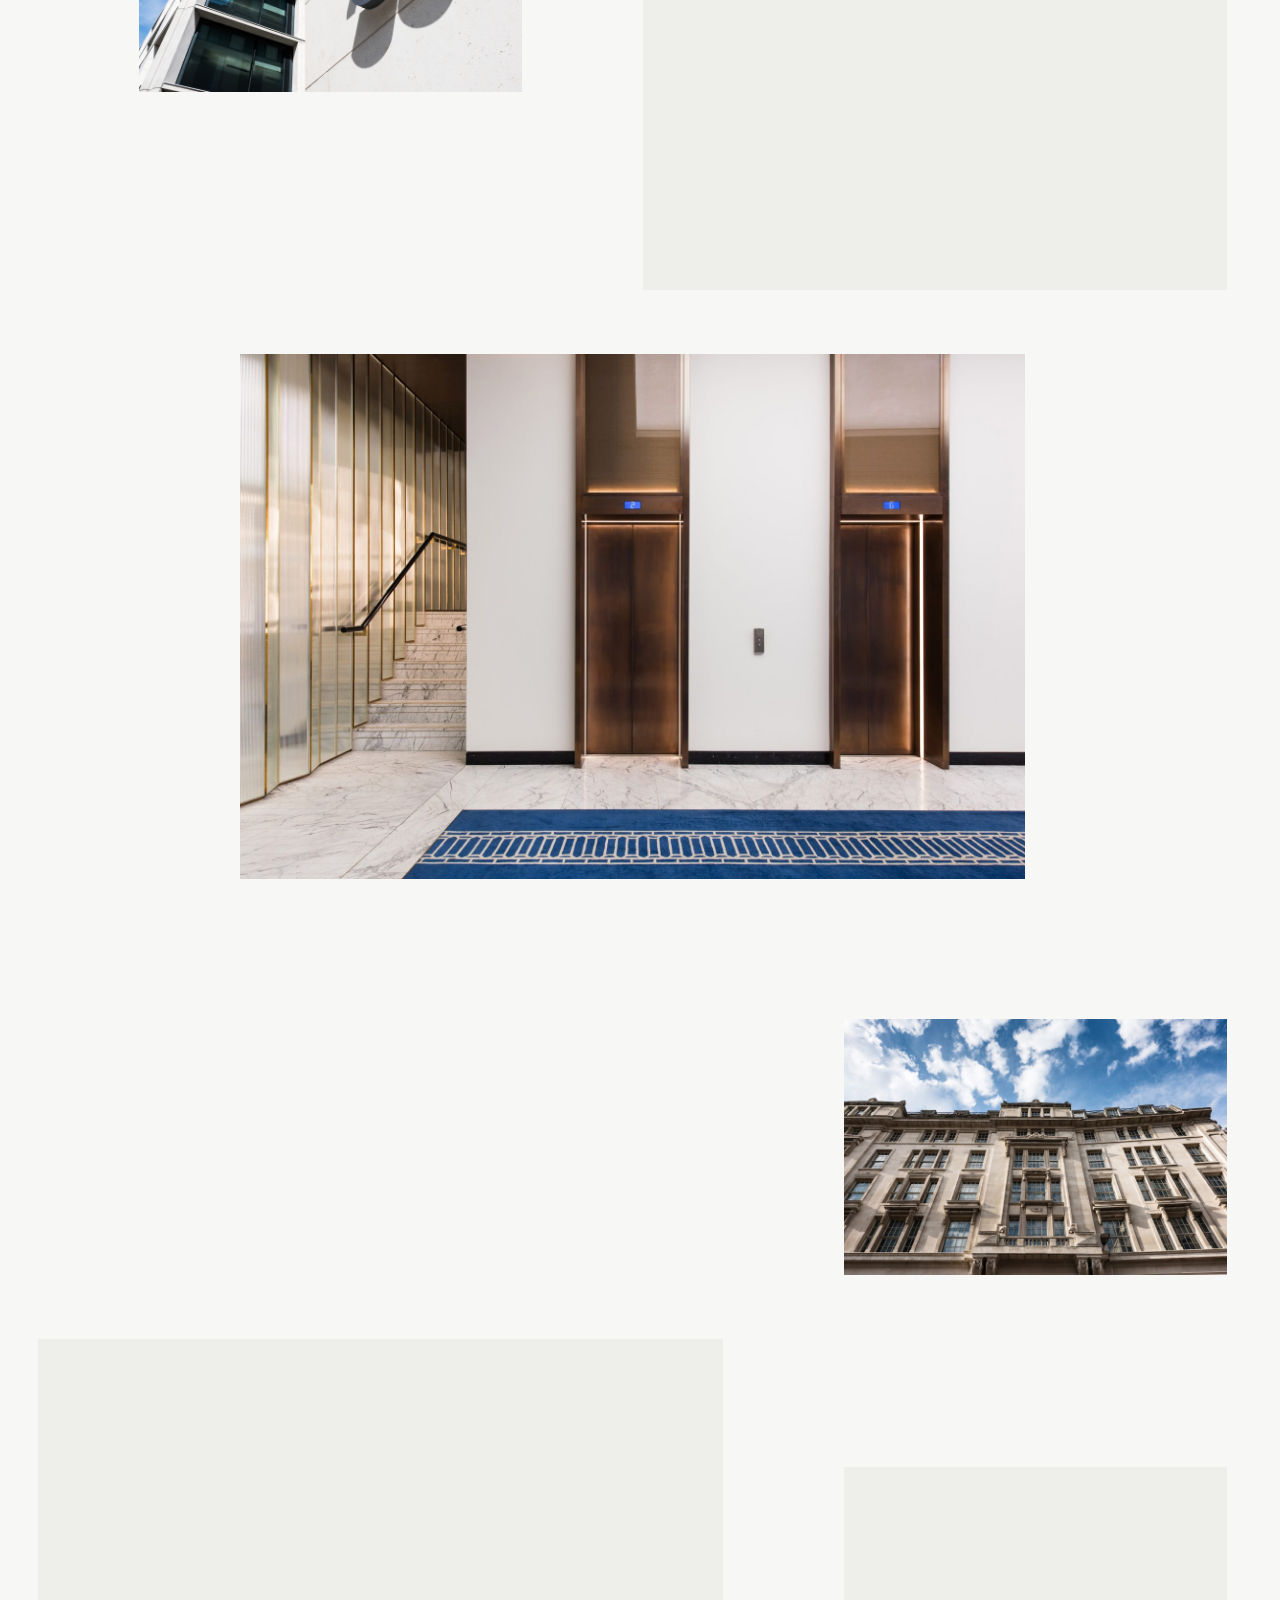
<file: photography/architecture-interiors/index.html>
<!doctype html>
<html lang="en-GB">
<head>
  <meta charset="utf-8">
  <meta name="robots" content="noindex, nofollow">
  <meta name="viewport" content="width=device-width, initial-scale=1, viewport-fit=cover">
  <title>Architecture &amp; Interiors Photography | Mark Sims</title>
  <meta name="description" content="Architecture, luxury interiors, construction and property, across London, Hertfordshire and the South East.">
  <link rel="canonical" href="https://www.marksims.co.uk/photography/architecture-interiors/">
  <meta property="og:type" content="website">
  <meta property="og:site_name" content="Mark Sims Photography &amp; Video">
  <meta property="og:title" content="Architecture &amp; Interiors Photography | Mark Sims">
  <meta property="og:description" content="Architecture, luxury interiors, construction and property, across London, Hertfordshire and the South East.">
  <meta property="og:url" content="https://www.marksims.co.uk/photography/architecture-interiors/">
  <meta name="theme-color" content="#f7f7f5">
  <link rel="icon" href="../../img/brand/favicon.png" type="image/png">
  <link rel="apple-touch-icon" href="../../img/brand/apple-touch-icon.png">
  <link rel="preload" href="../../fonts/inter-300-800.woff2" as="font" type="font/woff2" crossorigin>
  <link rel="stylesheet" href="../../css/site.css">
  <link rel="stylesheet" href="../../css/lightbox.css">
  <script src="../../js/early.js"></script>
</head>
<body class="page-rec cmstemplate_site">
  <a class="skip" href="#main">Skip to content</a>
  <header class="hdr cmsobject_site-header" data-hdr>
    <a class="logo" href="../../" aria-label="Mark Sims Photography and Video, home">
      <img class="logo-mark logo-ink" src="../../img/brand/mark-black.png" alt="" width="468" height="468">
      <img class="logo-mark logo-light" src="../../img/brand/mark-white.png" alt="" width="468" height="468">
      <img class="logo-name logo-ink" src="../../img/brand/name-black.png" alt="Mark Sims" width="1500" height="165">
      <img class="logo-name logo-light" src="../../img/brand/name-white.png" alt="" width="1500" height="165">
    </a>
    <button class="menu-btn" type="button" aria-expanded="false" aria-controls="main-nav" data-menu><span class="menu-word">Menu</span><span class="menu-bars" aria-hidden="true"></span></button>
    <nav class="nav cmsnavigation_main-nav" id="main-nav" aria-label="Main">
      <a href="../../photography/">Photography</a>
      <a href="../../videography/">Videography</a>
      <a href="../../about/">About</a>
      <a href="../../contact/">Contact</a>
    </nav>
  </header>
  <main id="main" class="rec rec-cat">
    <article class="rec-wrap">
      <header class="rec-head">
        <p class="rec-back"><a href="../../photography/">Photography</a></p>
        <h1 class="rec-title">Architecture &amp; Interiors</h1>
      </header>
      <figure class="rec-lead"><img src="../../img/photography/architecture-interiors/051.jpg" alt="Architecture &amp; Interiors" width="1325" height="1600" decoding="async"></figure>
      <div class="rec-story">
        <p>Architecture, luxury interiors, construction and property, across London, Hertfordshire and the South East.</p>
      </div>
      <div class="rec-gallery" data-lb-mode="single">
        <figure class="rec-pic"><a href="../../img/photography/architecture-interiors/001.jpg"><img src="../../img/photography/architecture-interiors/001.jpg" alt="Architecture &amp; Interiors: photograph 1 of 102" width="1600" height="1052" decoding="async"></a></figure>
        <figure class="rec-pic"><a href="../../img/photography/architecture-interiors/002.jpg"><img src="../../img/photography/architecture-interiors/002.jpg" alt="Architecture &amp; Interiors: photograph 2 of 102" width="1066" height="1600" decoding="async"></a></figure>
        <figure class="rec-pic"><a href="../../img/photography/architecture-interiors/003.jpg"><img src="../../img/photography/architecture-interiors/003.jpg" alt="Architecture &amp; Interiors: photograph 3 of 102" width="1600" height="1068" decoding="async"></a></figure>
        <figure class="rec-pic"><a href="../../img/photography/architecture-interiors/004.jpg"><img src="../../img/photography/architecture-interiors/004.jpg" alt="Architecture &amp; Interiors: photograph 4 of 102" width="1600" height="1065" decoding="async"></a></figure>
        <figure class="rec-pic"><a href="../../img/photography/architecture-interiors/005.jpg"><img src="../../img/photography/architecture-interiors/005.jpg" alt="Architecture &amp; Interiors: photograph 5 of 102" width="1038" height="1600" loading="lazy" decoding="async"></a></figure>
        <figure class="rec-pic"><a href="../../img/photography/architecture-interiors/006.jpg"><img src="../../img/photography/architecture-interiors/006.jpg" alt="Architecture &amp; Interiors: photograph 6 of 102" width="1600" height="1143" loading="lazy" decoding="async"></a></figure>
        <figure class="rec-pic"><a href="../../img/photography/architecture-interiors/007.jpg"><img src="../../img/photography/architecture-interiors/007.jpg" alt="Architecture &amp; Interiors: photograph 7 of 102" width="1600" height="1389" loading="lazy" decoding="async"></a></figure>
        <figure class="rec-pic"><a href="../../img/photography/architecture-interiors/008.jpg"><img src="../../img/photography/architecture-interiors/008.jpg" alt="Architecture &amp; Interiors: photograph 8 of 102" width="1600" height="1090" loading="lazy" decoding="async"></a></figure>
        <figure class="rec-pic"><a href="../../img/photography/architecture-interiors/009.jpg"><img src="../../img/photography/architecture-interiors/009.jpg" alt="Architecture &amp; Interiors: photograph 9 of 102" width="1600" height="1141" loading="lazy" decoding="async"></a></figure>
        <figure class="rec-pic"><a href="../../img/photography/architecture-interiors/010.jpg"><img src="../../img/photography/architecture-interiors/010.jpg" alt="Architecture &amp; Interiors: photograph 10 of 102" width="1600" height="1068" loading="lazy" decoding="async"></a></figure>
        <figure class="rec-pic"><a href="../../img/photography/architecture-interiors/011.jpg"><img src="../../img/photography/architecture-interiors/011.jpg" alt="Architecture &amp; Interiors: photograph 11 of 102" width="1600" height="1068" loading="lazy" decoding="async"></a></figure>
        <figure class="rec-pic"><a href="../../img/photography/architecture-interiors/012.jpg"><img src="../../img/photography/architecture-interiors/012.jpg" alt="Architecture &amp; Interiors: photograph 12 of 102" width="1600" height="1068" loading="lazy" decoding="async"></a></figure>
        <figure class="rec-pic"><a href="../../img/photography/architecture-interiors/013.jpg"><img src="../../img/photography/architecture-interiors/013.jpg" alt="Architecture &amp; Interiors: photograph 13 of 102" width="1600" height="1600" loading="lazy" decoding="async"></a></figure>
        <figure class="rec-pic"><a href="../../img/photography/architecture-interiors/014.jpg"><img src="../../img/photography/architecture-interiors/014.jpg" alt="Architecture &amp; Interiors: photograph 14 of 102" width="1068" height="1600" loading="lazy" decoding="async"></a></figure>
        <figure class="rec-pic"><a href="../../img/photography/architecture-interiors/015.jpg"><img src="../../img/photography/architecture-interiors/015.jpg" alt="Architecture &amp; Interiors: photograph 15 of 102" width="1600" height="1057" loading="lazy" decoding="async"></a></figure>
        <figure class="rec-pic"><a href="../../img/photography/architecture-interiors/016.jpg"><img src="../../img/photography/architecture-interiors/016.jpg" alt="Architecture &amp; Interiors: photograph 16 of 102" width="1600" height="1057" loading="lazy" decoding="async"></a></figure>
        <figure class="rec-pic"><a href="../../img/photography/architecture-interiors/017.jpg"><img src="../../img/photography/architecture-interiors/017.jpg" alt="Architecture &amp; Interiors: photograph 17 of 102" width="1600" height="1067" loading="lazy" decoding="async"></a></figure>
        <figure class="rec-pic"><a href="../../img/photography/architecture-interiors/018.jpg"><img src="../../img/photography/architecture-interiors/018.jpg" alt="Architecture &amp; Interiors: photograph 18 of 102" width="1600" height="1045" loading="lazy" decoding="async"></a></figure>
        <figure class="rec-pic"><a href="../../img/photography/architecture-interiors/019.jpg"><img src="../../img/photography/architecture-interiors/019.jpg" alt="Architecture &amp; Interiors: photograph 19 of 102" width="1600" height="1099" loading="lazy" decoding="async"></a></figure>
        <figure class="rec-pic"><a href="../../img/photography/architecture-interiors/020.jpg"><img src="../../img/photography/architecture-interiors/020.jpg" alt="Architecture &amp; Interiors: photograph 20 of 102" width="1600" height="1067" loading="lazy" decoding="async"></a></figure>
        <figure class="rec-pic"><a href="../../img/photography/architecture-interiors/021.jpg"><img src="../../img/photography/architecture-interiors/021.jpg" alt="Architecture &amp; Interiors: photograph 21 of 102" width="1600" height="1010" loading="lazy" decoding="async"></a></figure>
        <figure class="rec-pic"><a href="../../img/photography/architecture-interiors/022.jpg"><img src="../../img/photography/architecture-interiors/022.jpg" alt="Architecture &amp; Interiors: photograph 22 of 102" width="1600" height="1039" loading="lazy" decoding="async"></a></figure>
        <figure class="rec-pic"><a href="../../img/photography/architecture-interiors/023.jpg"><img src="../../img/photography/architecture-interiors/023.jpg" alt="Architecture &amp; Interiors: photograph 23 of 102" width="1600" height="1068" loading="lazy" decoding="async"></a></figure>
        <figure class="rec-pic"><a href="../../img/photography/architecture-interiors/024.jpg"><img src="../../img/photography/architecture-interiors/024.jpg" alt="Architecture &amp; Interiors: photograph 24 of 102" width="1140" height="1600" loading="lazy" decoding="async"></a></figure>
        <figure class="rec-pic"><a href="../../img/photography/architecture-interiors/025.jpg"><img src="../../img/photography/architecture-interiors/025.jpg" alt="Architecture &amp; Interiors: photograph 25 of 102" width="1178" height="1600" loading="lazy" decoding="async"></a></figure>
        <figure class="rec-pic"><a href="../../img/photography/architecture-interiors/026.jpg"><img src="../../img/photography/architecture-interiors/026.jpg" alt="Architecture &amp; Interiors: photograph 26 of 102" width="1600" height="1065" loading="lazy" decoding="async"></a></figure>
        <figure class="rec-pic"><a href="../../img/photography/architecture-interiors/027.jpg"><img src="../../img/photography/architecture-interiors/027.jpg" alt="Architecture &amp; Interiors: photograph 27 of 102" width="1600" height="1068" loading="lazy" decoding="async"></a></figure>
        <figure class="rec-pic"><a href="../../img/photography/architecture-interiors/028.jpg"><img src="../../img/photography/architecture-interiors/028.jpg" alt="Architecture &amp; Interiors: photograph 28 of 102" width="1600" height="1069" loading="lazy" decoding="async"></a></figure>
        <figure class="rec-pic"><a href="../../img/photography/architecture-interiors/029.jpg"><img src="../../img/photography/architecture-interiors/029.jpg" alt="Architecture &amp; Interiors: photograph 29 of 102" width="1600" height="1068" loading="lazy" decoding="async"></a></figure>
        <figure class="rec-pic"><a href="../../img/photography/architecture-interiors/030.jpg"><img src="../../img/photography/architecture-interiors/030.jpg" alt="Architecture &amp; Interiors: photograph 30 of 102" width="1600" height="1063" loading="lazy" decoding="async"></a></figure>
        <figure class="rec-pic"><a href="../../img/photography/architecture-interiors/031.jpg"><img src="../../img/photography/architecture-interiors/031.jpg" alt="Architecture &amp; Interiors: photograph 31 of 102" width="1600" height="1070" loading="lazy" decoding="async"></a></figure>
        <figure class="rec-pic"><a href="../../img/photography/architecture-interiors/032.jpg"><img src="../../img/photography/architecture-interiors/032.jpg" alt="Architecture &amp; Interiors: photograph 32 of 102" width="1600" height="1068" loading="lazy" decoding="async"></a></figure>
        <figure class="rec-pic"><a href="../../img/photography/architecture-interiors/033.jpg"><img src="../../img/photography/architecture-interiors/033.jpg" alt="Architecture &amp; Interiors: photograph 33 of 102" width="1600" height="1068" loading="lazy" decoding="async"></a></figure>
        <figure class="rec-pic"><a href="../../img/photography/architecture-interiors/034.jpg"><img src="../../img/photography/architecture-interiors/034.jpg" alt="Architecture &amp; Interiors: photograph 34 of 102" width="1600" height="1068" loading="lazy" decoding="async"></a></figure>
        <figure class="rec-pic"><a href="../../img/photography/architecture-interiors/035.jpg"><img src="../../img/photography/architecture-interiors/035.jpg" alt="Architecture &amp; Interiors: photograph 35 of 102" width="1600" height="1068" loading="lazy" decoding="async"></a></figure>
        <figure class="rec-pic"><a href="../../img/photography/architecture-interiors/036.jpg"><img src="../../img/photography/architecture-interiors/036.jpg" alt="Architecture &amp; Interiors: photograph 36 of 102" width="1600" height="1068" loading="lazy" decoding="async"></a></figure>
        <figure class="rec-pic"><a href="../../img/photography/architecture-interiors/037.jpg"><img src="../../img/photography/architecture-interiors/037.jpg" alt="Architecture &amp; Interiors: photograph 37 of 102" width="1600" height="1068" loading="lazy" decoding="async"></a></figure>
        <figure class="rec-pic"><a href="../../img/photography/architecture-interiors/038.jpg"><img src="../../img/photography/architecture-interiors/038.jpg" alt="Architecture &amp; Interiors: photograph 38 of 102" width="1600" height="1068" loading="lazy" decoding="async"></a></figure>
        <figure class="rec-pic"><a href="../../img/photography/architecture-interiors/039.jpg"><img src="../../img/photography/architecture-interiors/039.jpg" alt="Architecture &amp; Interiors: photograph 39 of 102" width="1600" height="1138" loading="lazy" decoding="async"></a></figure>
        <figure class="rec-pic"><a href="../../img/photography/architecture-interiors/040.jpg"><img src="../../img/photography/architecture-interiors/040.jpg" alt="Architecture &amp; Interiors: photograph 40 of 102" width="1600" height="1068" loading="lazy" decoding="async"></a></figure>
        <figure class="rec-pic"><a href="../../img/photography/architecture-interiors/041.jpg"><img src="../../img/photography/architecture-interiors/041.jpg" alt="Architecture &amp; Interiors: photograph 41 of 102" width="1600" height="1053" loading="lazy" decoding="async"></a></figure>
        <figure class="rec-pic"><a href="../../img/photography/architecture-interiors/042.jpg"><img src="../../img/photography/architecture-interiors/042.jpg" alt="Architecture &amp; Interiors: photograph 42 of 102" width="1600" height="1067" loading="lazy" decoding="async"></a></figure>
        <figure class="rec-pic"><a href="../../img/photography/architecture-interiors/043.jpg"><img src="../../img/photography/architecture-interiors/043.jpg" alt="Architecture &amp; Interiors: photograph 43 of 102" width="1600" height="1067" loading="lazy" decoding="async"></a></figure>
        <figure class="rec-pic"><a href="../../img/photography/architecture-interiors/044.jpg"><img src="../../img/photography/architecture-interiors/044.jpg" alt="Architecture &amp; Interiors: photograph 44 of 102" width="1600" height="1035" loading="lazy" decoding="async"></a></figure>
        <figure class="rec-pic"><a href="../../img/photography/architecture-interiors/045.jpg"><img src="../../img/photography/architecture-interiors/045.jpg" alt="Architecture &amp; Interiors: photograph 45 of 102" width="1600" height="1067" loading="lazy" decoding="async"></a></figure>
        <figure class="rec-pic"><a href="../../img/photography/architecture-interiors/046.jpg"><img src="../../img/photography/architecture-interiors/046.jpg" alt="Architecture &amp; Interiors: photograph 46 of 102" width="1600" height="1067" loading="lazy" decoding="async"></a></figure>
        <figure class="rec-pic"><a href="../../img/photography/architecture-interiors/047.jpg"><img src="../../img/photography/architecture-interiors/047.jpg" alt="Architecture &amp; Interiors: photograph 47 of 102" width="1600" height="882" loading="lazy" decoding="async"></a></figure>
        <figure class="rec-pic"><a href="../../img/photography/architecture-interiors/048.jpg"><img src="../../img/photography/architecture-interiors/048.jpg" alt="Architecture &amp; Interiors: photograph 48 of 102" width="1600" height="1067" loading="lazy" decoding="async"></a></figure>
        <figure class="rec-pic"><a href="../../img/photography/architecture-interiors/049.jpg"><img src="../../img/photography/architecture-interiors/049.jpg" alt="Architecture &amp; Interiors: photograph 49 of 102" width="1600" height="1067" loading="lazy" decoding="async"></a></figure>
        <figure class="rec-pic"><a href="../../img/photography/architecture-interiors/050.jpg"><img src="../../img/photography/architecture-interiors/050.jpg" alt="Architecture &amp; Interiors: photograph 50 of 102" width="1600" height="1042" loading="lazy" decoding="async"></a></figure>
        <figure class="rec-pic"><a href="../../img/photography/architecture-interiors/051.jpg"><img src="../../img/photography/architecture-interiors/051.jpg" alt="Architecture &amp; Interiors: photograph 51 of 102" width="1325" height="1600" loading="lazy" decoding="async"></a></figure>
        <figure class="rec-pic"><a href="../../img/photography/architecture-interiors/052.jpg"><img src="../../img/photography/architecture-interiors/052.jpg" alt="Architecture &amp; Interiors: photograph 52 of 102" width="1600" height="1067" loading="lazy" decoding="async"></a></figure>
        <figure class="rec-pic"><a href="../../img/photography/architecture-interiors/053.jpg"><img src="../../img/photography/architecture-interiors/053.jpg" alt="Architecture &amp; Interiors: photograph 53 of 102" width="1600" height="1068" loading="lazy" decoding="async"></a></figure>
        <figure class="rec-pic"><a href="../../img/photography/architecture-interiors/054.jpg"><img src="../../img/photography/architecture-interiors/054.jpg" alt="Architecture &amp; Interiors: photograph 54 of 102" width="1600" height="902" loading="lazy" decoding="async"></a></figure>
        <figure class="rec-pic"><a href="../../img/photography/architecture-interiors/055.jpg"><img src="../../img/photography/architecture-interiors/055.jpg" alt="Architecture &amp; Interiors: photograph 55 of 102" width="1600" height="972" loading="lazy" decoding="async"></a></figure>
        <figure class="rec-pic"><a href="../../img/photography/architecture-interiors/056.jpg"><img src="../../img/photography/architecture-interiors/056.jpg" alt="Architecture &amp; Interiors: photograph 56 of 102" width="1600" height="1082" loading="lazy" decoding="async"></a></figure>
        <figure class="rec-pic"><a href="../../img/photography/architecture-interiors/057.jpg"><img src="../../img/photography/architecture-interiors/057.jpg" alt="Architecture &amp; Interiors: photograph 57 of 102" width="1600" height="1600" loading="lazy" decoding="async"></a></figure>
        <figure class="rec-pic"><a href="../../img/photography/architecture-interiors/058.jpg"><img src="../../img/photography/architecture-interiors/058.jpg" alt="Architecture &amp; Interiors: photograph 58 of 102" width="1600" height="1115" loading="lazy" decoding="async"></a></figure>
        <figure class="rec-pic"><a href="../../img/photography/architecture-interiors/059.jpg"><img src="../../img/photography/architecture-interiors/059.jpg" alt="Architecture &amp; Interiors: photograph 59 of 102" width="1600" height="1068" loading="lazy" decoding="async"></a></figure>
        <figure class="rec-pic"><a href="../../img/photography/architecture-interiors/060.jpg"><img src="../../img/photography/architecture-interiors/060.jpg" alt="Architecture &amp; Interiors: photograph 60 of 102" width="1068" height="1600" loading="lazy" decoding="async"></a></figure>
        <figure class="rec-pic"><a href="../../img/photography/architecture-interiors/061.jpg"><img src="../../img/photography/architecture-interiors/061.jpg" alt="Architecture &amp; Interiors: photograph 61 of 102" width="1600" height="1065" loading="lazy" decoding="async"></a></figure>
        <figure class="rec-pic"><a href="../../img/photography/architecture-interiors/062.jpg"><img src="../../img/photography/architecture-interiors/062.jpg" alt="Architecture &amp; Interiors: photograph 62 of 102" width="1600" height="1600" loading="lazy" decoding="async"></a></figure>
        <figure class="rec-pic"><a href="../../img/photography/architecture-interiors/063.jpg"><img src="../../img/photography/architecture-interiors/063.jpg" alt="Architecture &amp; Interiors: photograph 63 of 102" width="1600" height="1046" loading="lazy" decoding="async"></a></figure>
        <figure class="rec-pic"><a href="../../img/photography/architecture-interiors/064.jpg"><img src="../../img/photography/architecture-interiors/064.jpg" alt="Architecture &amp; Interiors: photograph 64 of 102" width="1600" height="1012" loading="lazy" decoding="async"></a></figure>
        <figure class="rec-pic"><a href="../../img/photography/architecture-interiors/065.jpg"><img src="../../img/photography/architecture-interiors/065.jpg" alt="Architecture &amp; Interiors: photograph 65 of 102" width="1600" height="1068" loading="lazy" decoding="async"></a></figure>
        <figure class="rec-pic"><a href="../../img/photography/architecture-interiors/066.jpg"><img src="../../img/photography/architecture-interiors/066.jpg" alt="Architecture &amp; Interiors: photograph 66 of 102" width="1600" height="1033" loading="lazy" decoding="async"></a></figure>
        <figure class="rec-pic"><a href="../../img/photography/architecture-interiors/067.jpg"><img src="../../img/photography/architecture-interiors/067.jpg" alt="Architecture &amp; Interiors: photograph 67 of 102" width="1600" height="1068" loading="lazy" decoding="async"></a></figure>
        <figure class="rec-pic"><a href="../../img/photography/architecture-interiors/068.jpg"><img src="../../img/photography/architecture-interiors/068.jpg" alt="Architecture &amp; Interiors: photograph 68 of 102" width="1600" height="1068" loading="lazy" decoding="async"></a></figure>
        <figure class="rec-pic"><a href="../../img/photography/architecture-interiors/069.jpg"><img src="../../img/photography/architecture-interiors/069.jpg" alt="Architecture &amp; Interiors: photograph 69 of 102" width="1600" height="1600" loading="lazy" decoding="async"></a></figure>
        <figure class="rec-pic"><a href="../../img/photography/architecture-interiors/070.jpg"><img src="../../img/photography/architecture-interiors/070.jpg" alt="Architecture &amp; Interiors: photograph 70 of 102" width="1600" height="1600" loading="lazy" decoding="async"></a></figure>
        <figure class="rec-pic"><a href="../../img/photography/architecture-interiors/071.jpg"><img src="../../img/photography/architecture-interiors/071.jpg" alt="Architecture &amp; Interiors: photograph 71 of 102" width="1600" height="1072" loading="lazy" decoding="async"></a></figure>
        <figure class="rec-pic"><a href="../../img/photography/architecture-interiors/072.jpg"><img src="../../img/photography/architecture-interiors/072.jpg" alt="Architecture &amp; Interiors: photograph 72 of 102" width="1295" height="1600" loading="lazy" decoding="async"></a></figure>
        <figure class="rec-pic"><a href="../../img/photography/architecture-interiors/073.jpg"><img src="../../img/photography/architecture-interiors/073.jpg" alt="Architecture &amp; Interiors: photograph 73 of 102" width="1600" height="1471" loading="lazy" decoding="async"></a></figure>
        <figure class="rec-pic"><a href="../../img/photography/architecture-interiors/074.jpg"><img src="../../img/photography/architecture-interiors/074.jpg" alt="Architecture &amp; Interiors: photograph 74 of 102" width="1600" height="911" loading="lazy" decoding="async"></a></figure>
        <figure class="rec-pic"><a href="../../img/photography/architecture-interiors/075.jpg"><img src="../../img/photography/architecture-interiors/075.jpg" alt="Architecture &amp; Interiors: photograph 75 of 102" width="1600" height="1067" loading="lazy" decoding="async"></a></figure>
        <figure class="rec-pic"><a href="../../img/photography/architecture-interiors/076.jpg"><img src="../../img/photography/architecture-interiors/076.jpg" alt="Architecture &amp; Interiors: photograph 76 of 102" width="1600" height="1138" loading="lazy" decoding="async"></a></figure>
        <figure class="rec-pic"><a href="../../img/photography/architecture-interiors/077.jpg"><img src="../../img/photography/architecture-interiors/077.jpg" alt="Architecture &amp; Interiors: photograph 77 of 102" width="1600" height="1141" loading="lazy" decoding="async"></a></figure>
        <figure class="rec-pic"><a href="../../img/photography/architecture-interiors/078.jpg"><img src="../../img/photography/architecture-interiors/078.jpg" alt="Architecture &amp; Interiors: photograph 78 of 102" width="1600" height="1111" loading="lazy" decoding="async"></a></figure>
        <figure class="rec-pic"><a href="../../img/photography/architecture-interiors/079.jpg"><img src="../../img/photography/architecture-interiors/079.jpg" alt="Architecture &amp; Interiors: photograph 79 of 102" width="1600" height="1074" loading="lazy" decoding="async"></a></figure>
        <figure class="rec-pic"><a href="../../img/photography/architecture-interiors/080.jpg"><img src="../../img/photography/architecture-interiors/080.jpg" alt="Architecture &amp; Interiors: photograph 80 of 102" width="1600" height="1275" loading="lazy" decoding="async"></a></figure>
        <figure class="rec-pic"><a href="../../img/photography/architecture-interiors/081.jpg"><img src="../../img/photography/architecture-interiors/081.jpg" alt="Architecture &amp; Interiors: photograph 81 of 102" width="1600" height="1239" loading="lazy" decoding="async"></a></figure>
        <figure class="rec-pic"><a href="../../img/photography/architecture-interiors/082.jpg"><img src="../../img/photography/architecture-interiors/082.jpg" alt="Architecture &amp; Interiors: photograph 82 of 102" width="1600" height="1105" loading="lazy" decoding="async"></a></figure>
        <figure class="rec-pic"><a href="../../img/photography/architecture-interiors/083.jpg"><img src="../../img/photography/architecture-interiors/083.jpg" alt="Architecture &amp; Interiors: photograph 83 of 102" width="1600" height="1289" loading="lazy" decoding="async"></a></figure>
        <figure class="rec-pic"><a href="../../img/photography/architecture-interiors/084.jpg"><img src="../../img/photography/architecture-interiors/084.jpg" alt="Architecture &amp; Interiors: photograph 84 of 102" width="1067" height="1600" loading="lazy" decoding="async"></a></figure>
        <figure class="rec-pic"><a href="../../img/photography/architecture-interiors/085.jpg"><img src="../../img/photography/architecture-interiors/085.jpg" alt="Architecture &amp; Interiors: photograph 85 of 102" width="1324" height="1600" loading="lazy" decoding="async"></a></figure>
        <figure class="rec-pic"><a href="../../img/photography/architecture-interiors/086.jpg"><img src="../../img/photography/architecture-interiors/086.jpg" alt="Architecture &amp; Interiors: photograph 86 of 102" width="1600" height="1253" loading="lazy" decoding="async"></a></figure>
        <figure class="rec-pic"><a href="../../img/photography/architecture-interiors/087.jpg"><img src="../../img/photography/architecture-interiors/087.jpg" alt="Architecture &amp; Interiors: photograph 87 of 102" width="1299" height="1600" loading="lazy" decoding="async"></a></figure>
        <figure class="rec-pic"><a href="../../img/photography/architecture-interiors/088.jpg"><img src="../../img/photography/architecture-interiors/088.jpg" alt="Architecture &amp; Interiors: photograph 88 of 102" width="1600" height="1062" loading="lazy" decoding="async"></a></figure>
        <figure class="rec-pic"><a href="../../img/photography/architecture-interiors/089.jpg"><img src="../../img/photography/architecture-interiors/089.jpg" alt="Architecture &amp; Interiors: photograph 89 of 102" width="1600" height="1043" loading="lazy" decoding="async"></a></figure>
        <figure class="rec-pic"><a href="../../img/photography/architecture-interiors/090.jpg"><img src="../../img/photography/architecture-interiors/090.jpg" alt="Architecture &amp; Interiors: photograph 90 of 102" width="1600" height="1600" loading="lazy" decoding="async"></a></figure>
        <figure class="rec-pic"><a href="../../img/photography/architecture-interiors/091.jpg"><img src="../../img/photography/architecture-interiors/091.jpg" alt="Architecture &amp; Interiors: photograph 91 of 102" width="1600" height="1169" loading="lazy" decoding="async"></a></figure>
        <figure class="rec-pic"><a href="../../img/photography/architecture-interiors/092.jpg"><img src="../../img/photography/architecture-interiors/092.jpg" alt="Architecture &amp; Interiors: photograph 92 of 102" width="1268" height="1600" loading="lazy" decoding="async"></a></figure>
        <figure class="rec-pic"><a href="../../img/photography/architecture-interiors/093.jpg"><img src="../../img/photography/architecture-interiors/093.jpg" alt="Architecture &amp; Interiors: photograph 93 of 102" width="1600" height="1143" loading="lazy" decoding="async"></a></figure>
        <figure class="rec-pic"><a href="../../img/photography/architecture-interiors/094.jpg"><img src="../../img/photography/architecture-interiors/094.jpg" alt="Architecture &amp; Interiors: photograph 94 of 102" width="1600" height="991" loading="lazy" decoding="async"></a></figure>
        <figure class="rec-pic"><a href="../../img/photography/architecture-interiors/095.jpg"><img src="../../img/photography/architecture-interiors/095.jpg" alt="Architecture &amp; Interiors: photograph 95 of 102" width="1600" height="1065" loading="lazy" decoding="async"></a></figure>
        <figure class="rec-pic"><a href="../../img/photography/architecture-interiors/096.jpg"><img src="../../img/photography/architecture-interiors/096.jpg" alt="Architecture &amp; Interiors: photograph 96 of 102" width="1084" height="1600" loading="lazy" decoding="async"></a></figure>
        <figure class="rec-pic"><a href="../../img/photography/architecture-interiors/097.jpg"><img src="../../img/photography/architecture-interiors/097.jpg" alt="Architecture &amp; Interiors: photograph 97 of 102" width="1600" height="1054" loading="lazy" decoding="async"></a></figure>
        <figure class="rec-pic"><a href="../../img/photography/architecture-interiors/098.jpg"><img src="../../img/photography/architecture-interiors/098.jpg" alt="Architecture &amp; Interiors: photograph 98 of 102" width="1600" height="1067" loading="lazy" decoding="async"></a></figure>
        <figure class="rec-pic"><a href="../../img/photography/architecture-interiors/099.jpg"><img src="../../img/photography/architecture-interiors/099.jpg" alt="Architecture &amp; Interiors: photograph 99 of 102" width="1600" height="1020" loading="lazy" decoding="async"></a></figure>
        <figure class="rec-pic"><a href="../../img/photography/architecture-interiors/100.jpg"><img src="../../img/photography/architecture-interiors/100.jpg" alt="Architecture &amp; Interiors: photograph 100 of 102" width="1600" height="1061" loading="lazy" decoding="async"></a></figure>
        <figure class="rec-pic"><a href="../../img/photography/architecture-interiors/101.jpg"><img src="../../img/photography/architecture-interiors/101.jpg" alt="Architecture &amp; Interiors: photograph 101 of 102" width="1600" height="1148" loading="lazy" decoding="async"></a></figure>
        <figure class="rec-pic"><a href="../../img/photography/architecture-interiors/102.jpg"><img src="../../img/photography/architecture-interiors/102.jpg" alt="Architecture &amp; Interiors: photograph 102 of 102" width="1600" height="1065" loading="lazy" decoding="async"></a></figure>
      </div>
    </article>
  </main>
  <footer class="ftr cmsobject_site-footer">
    <div class="ftr-cta">
      <p class="ftr-big">Have a shoot in mind?</p>
      <a class="btn btn-accent" href="../../contact/">Start a project <span aria-hidden="true">→</span></a>
    </div>
    <div class="ftr-grid">
      <div class="ftr-col">
        <h2 class="ftr-h">Site map</h2>
        <nav class="ftr-nav cmsnavigation_footer-nav" aria-label="Site map">
          <a href="../../">Home</a>
          <a href="../../about/">About</a>
          <a href="../../photography/">Photography</a>
          <a href="../../videography/">Videography</a>
          <a href="../../contact/">Contact</a>
        </nav>
      </div>
      <div class="ftr-col">
        <h2 class="ftr-h">Photography</h2>
        <ul class="ftr-cats" data-cats>
          <li><a href="../../photography/architecture-interiors/">Architecture &amp; Interiors</a></li>
          <li><a href="../../photography/portrait-lifestyle/">Portrait &amp; Lifestyle</a></li>
          <li><a href="../../photography/product/">Product</a></li>
          <li><a href="../../photography/superyachts/">Superyachts</a></li>
          <li><a href="../../photography/urban-landscape/">Urban Environment &amp; Landscape</a></li>
          <li><a href="../../photography/aerial/">Aerial</a></li>
          <li><a href="../../photography/automotive/">Automotive</a></li>
          <li><a href="../../photography/care-sector/">Care sector</a></li>
          <li><a href="../../photography/events/">Events</a></li>
        </ul>
      </div>
      <div class="ftr-col">
        <h2 class="ftr-h">Contact</h2>
        <p><a href="mailto:mark@marksims.co.uk">mark@marksims.co.uk</a><br><a href="tel:+447887843138">+44 (0) 7887 843138</a><br>St Albans, Hertfordshire</p>
      </div>
      <div class="ftr-col">
        <h2 class="ftr-h">Follow</h2>
        <p><a href="https://www.instagram.com/marksimsphotography/" target="_blank" rel="noopener">Instagram ↗</a><br><a href="https://www.facebook.com/marksimsphoto/" target="_blank" rel="noopener">Facebook ↗</a></p>
      </div>
    </div>
    <div class="ftr-base">
      <img class="ftr-mark" src="../../img/brand/mark-white.png" alt="" width="468" height="468">
      <span>© 2026 Mark Sims Photography</span>
      <span>Member of the Association of Photographers · CAA authorised drone operator</span>
      <a href="#" data-cnx-consent>Cookie settings</a>
    </div>
  </footer>
  <script src="../../js/lightbox.js"></script>
  <script src="../../js/site.js"></script>
</body>
</html>
</file>
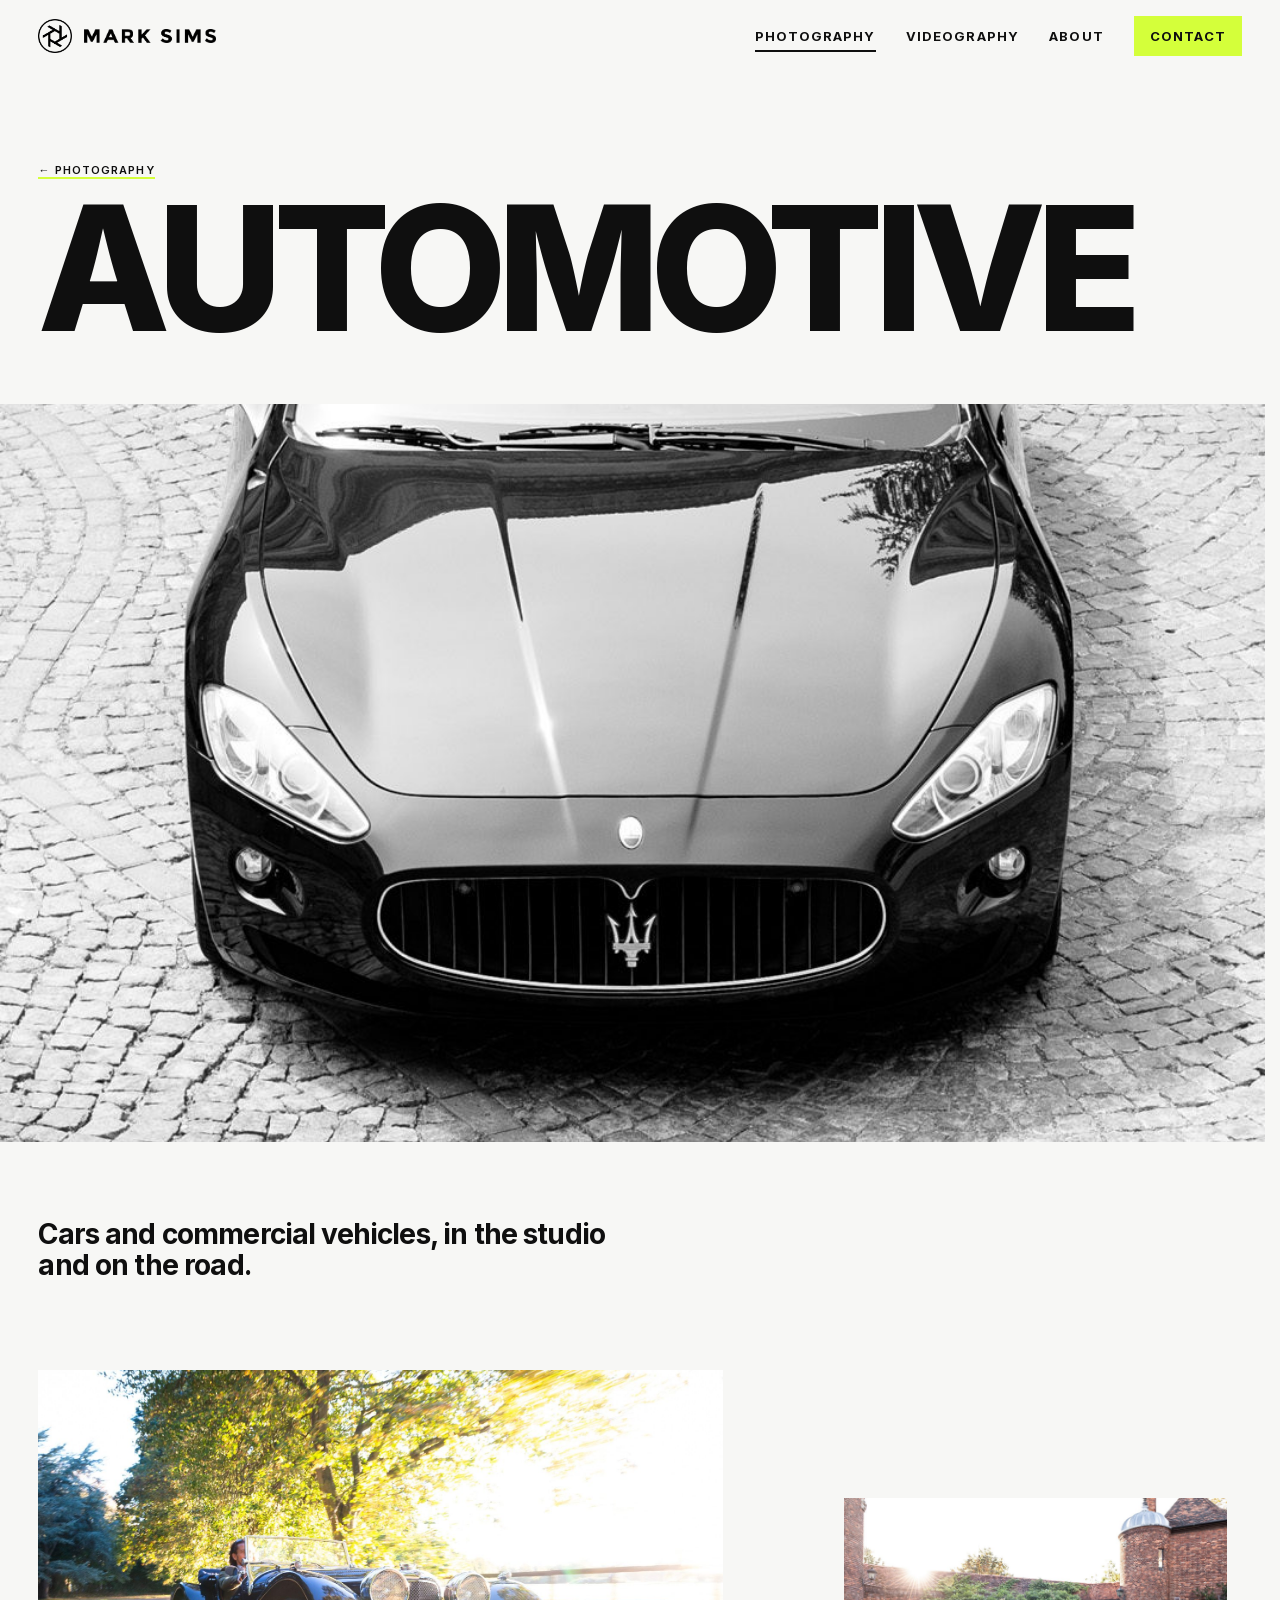
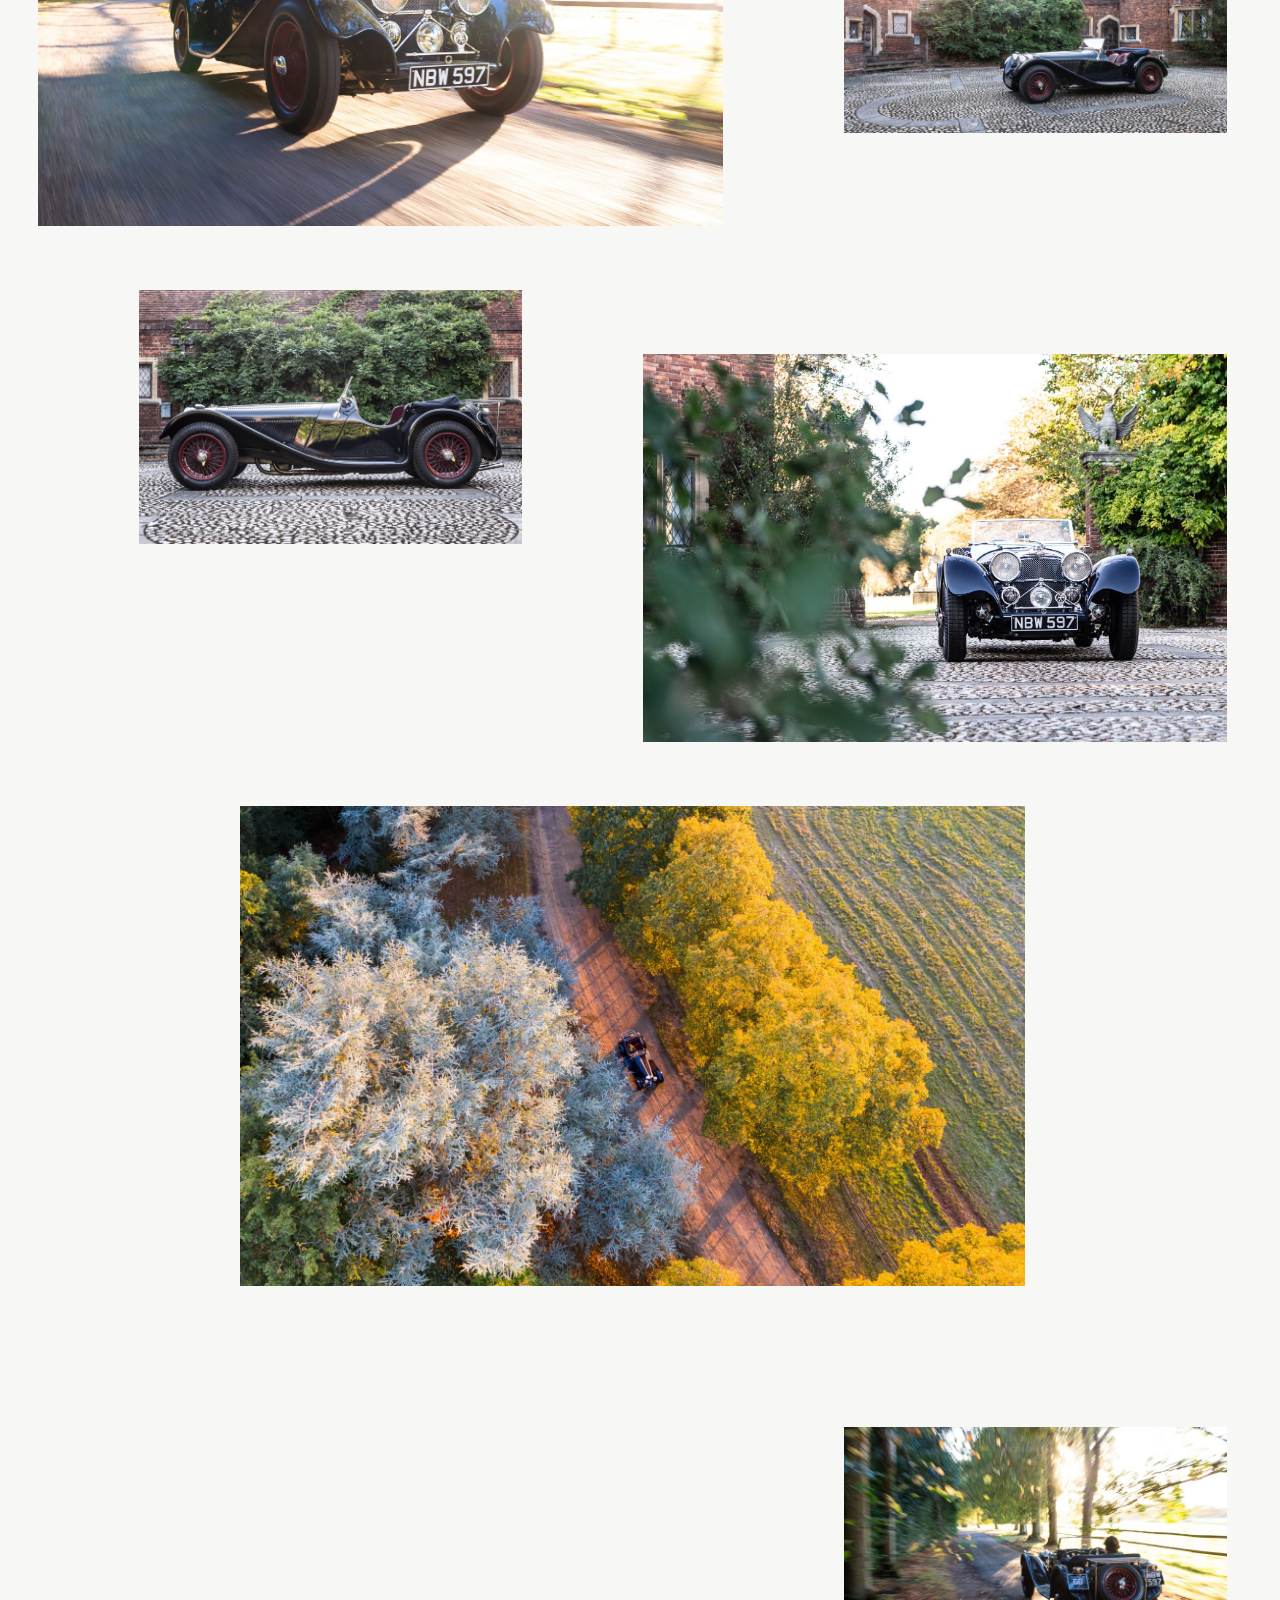
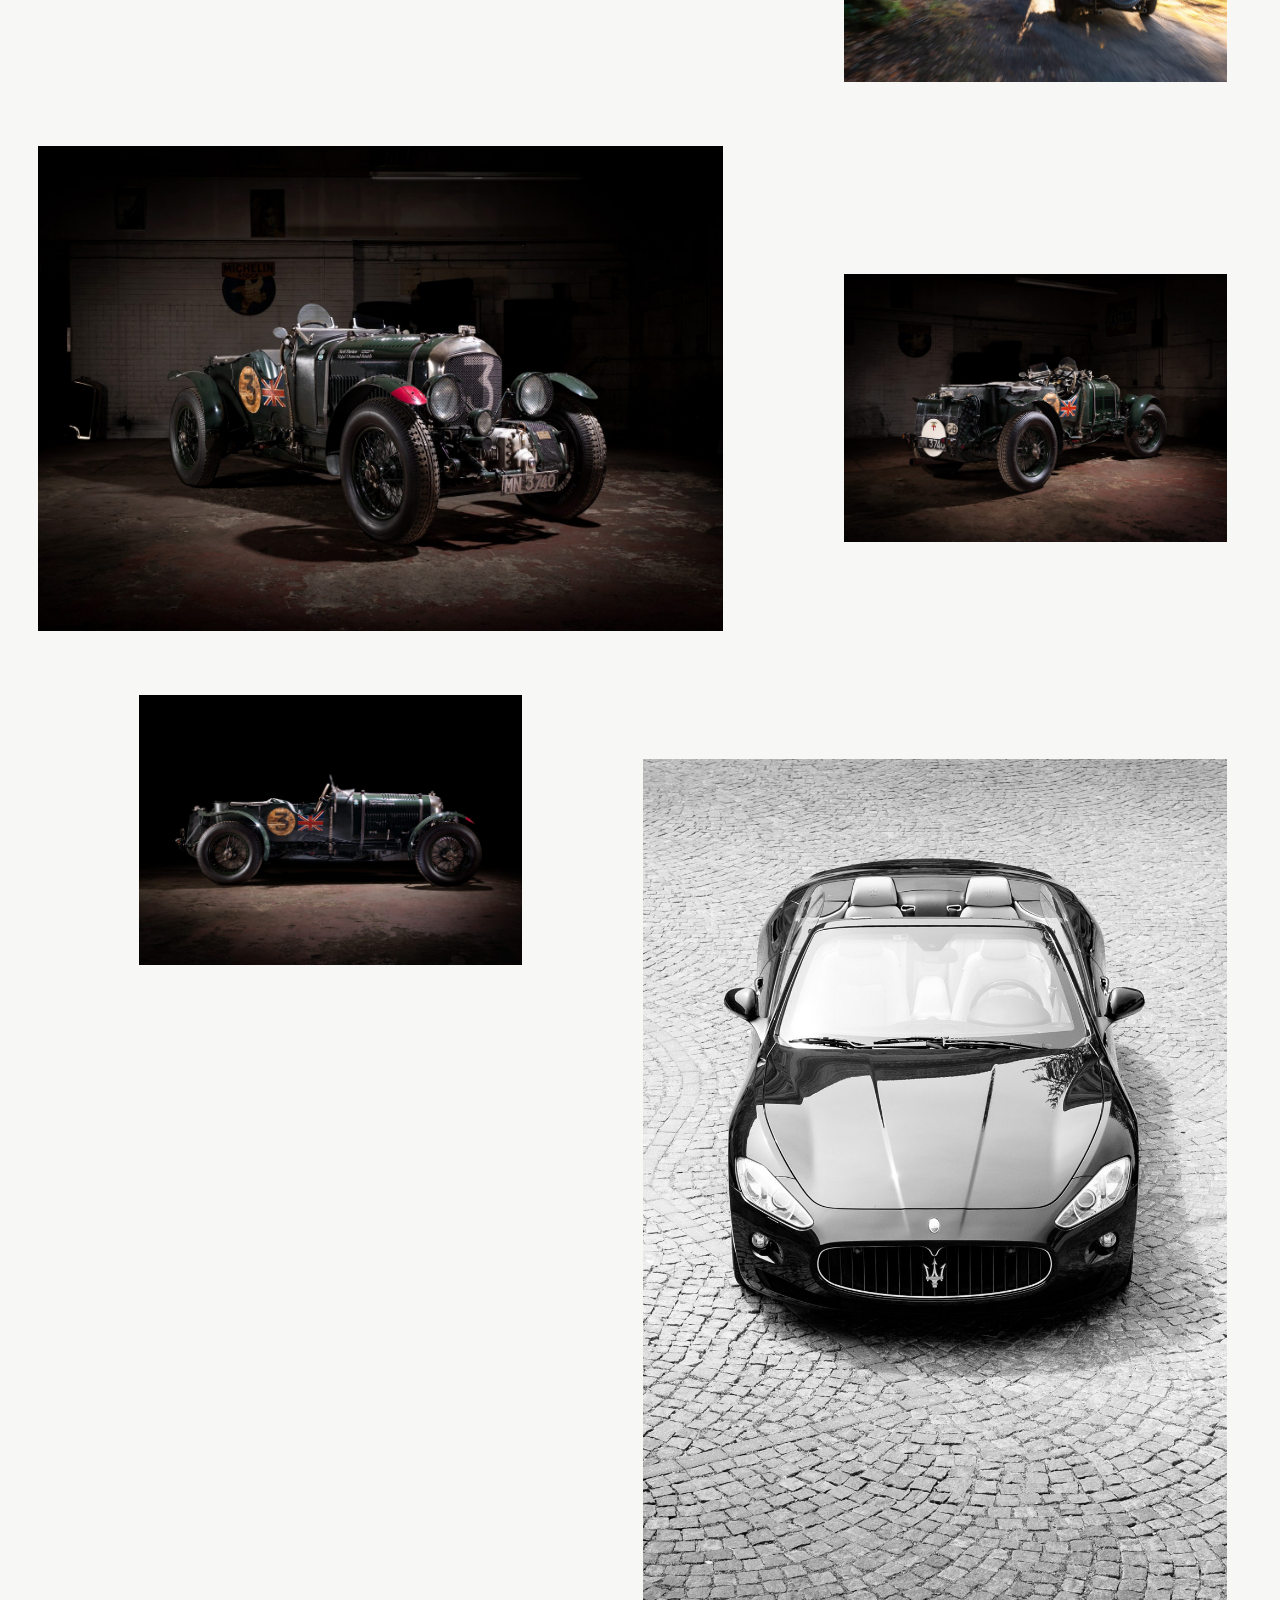
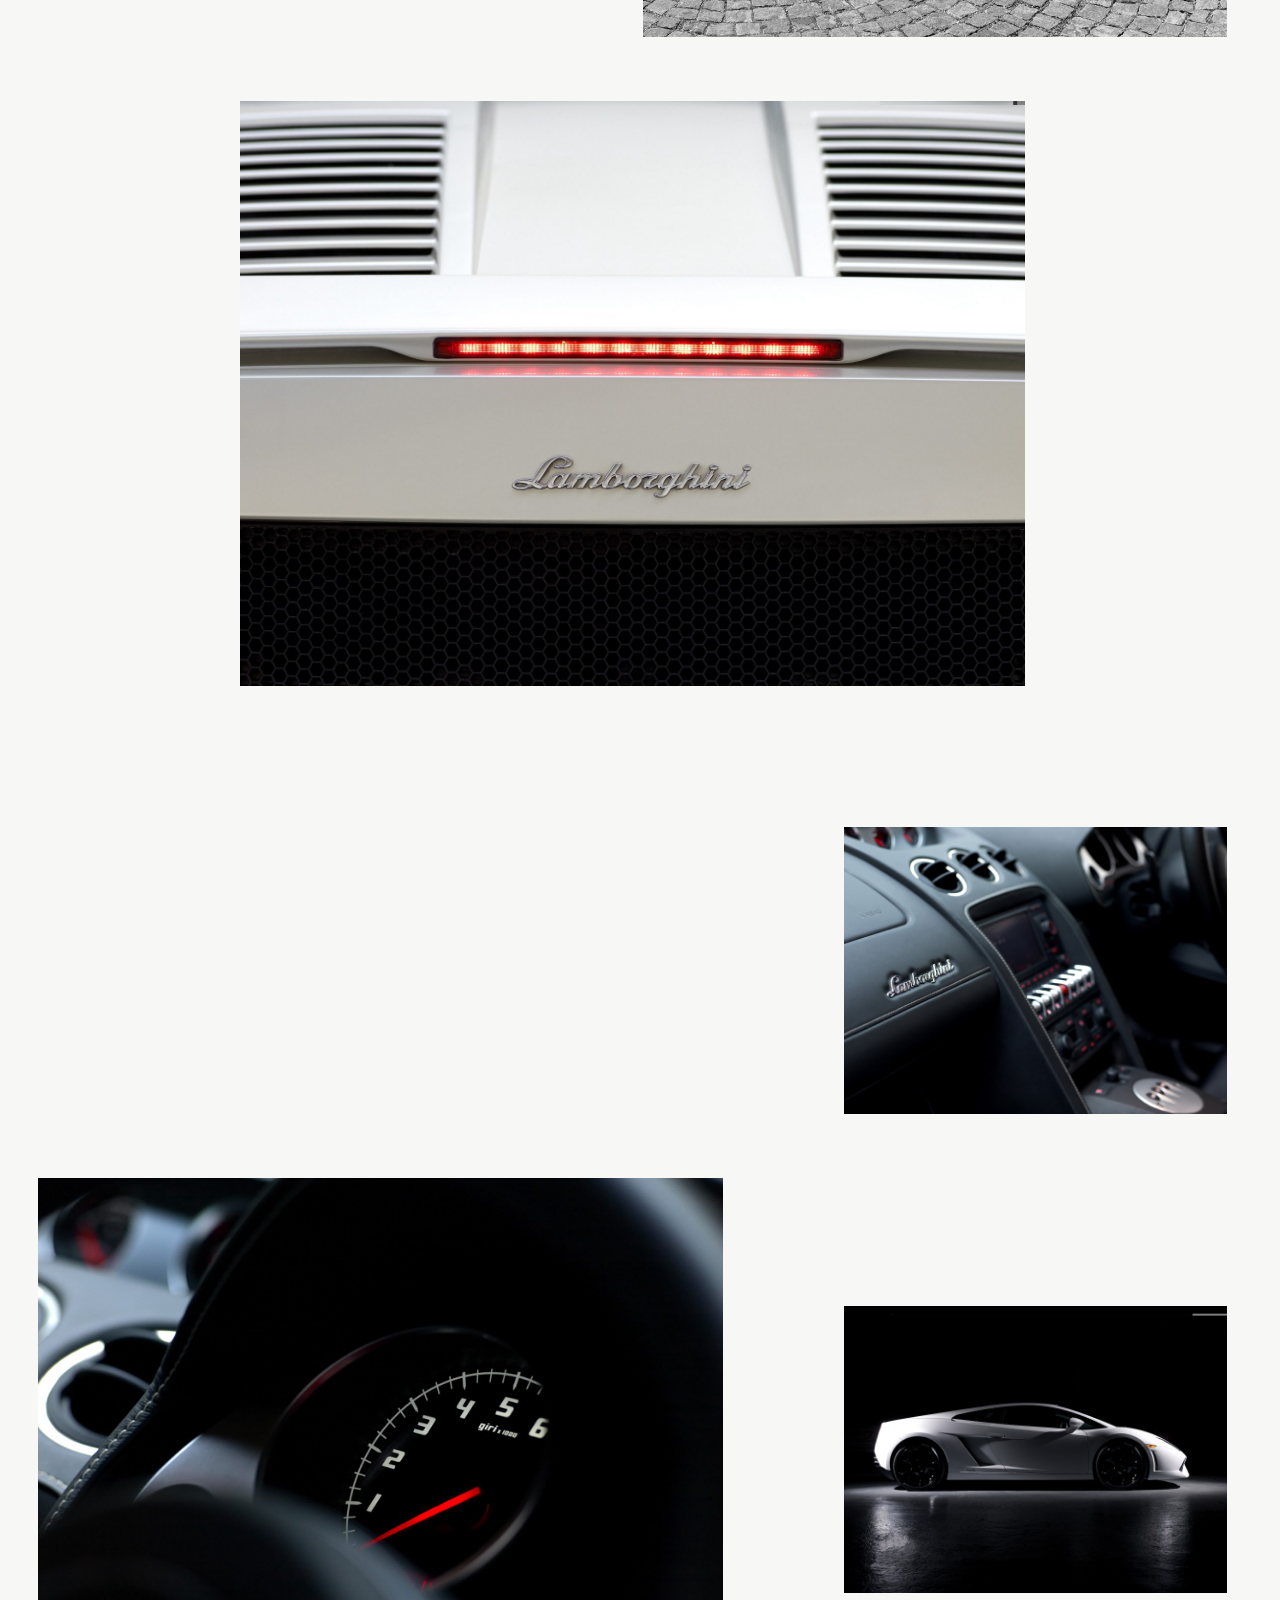
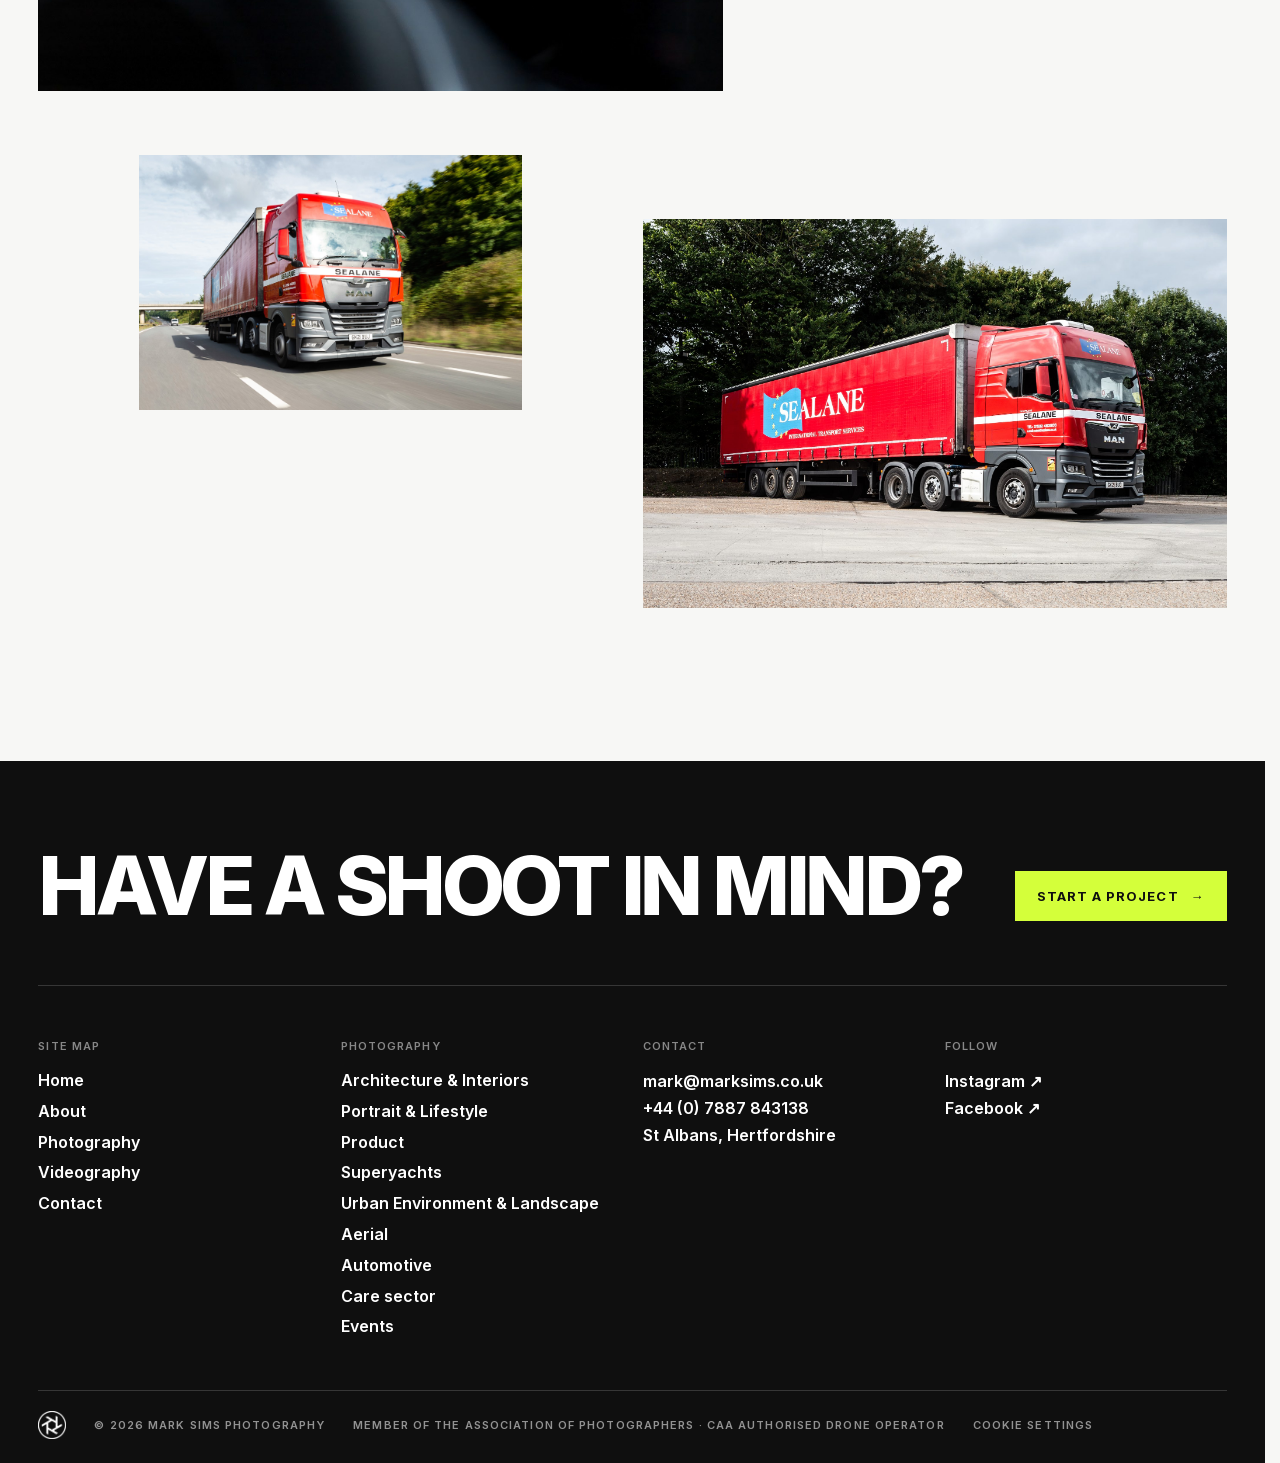
<file: photography/automotive/index.html>
<!doctype html>
<html lang="en-GB">
<head>
  <meta charset="utf-8">
  <meta name="robots" content="noindex, nofollow">
  <meta name="viewport" content="width=device-width, initial-scale=1, viewport-fit=cover">
  <title>Automotive Photography | Mark Sims</title>
  <meta name="description" content="Cars and commercial vehicles, in the studio and on the road.">
  <link rel="canonical" href="https://www.marksims.co.uk/photography/automotive/">
  <meta property="og:type" content="website">
  <meta property="og:site_name" content="Mark Sims Photography &amp; Video">
  <meta property="og:title" content="Automotive Photography | Mark Sims">
  <meta property="og:description" content="Cars and commercial vehicles, in the studio and on the road.">
  <meta property="og:url" content="https://www.marksims.co.uk/photography/automotive/">
  <meta name="theme-color" content="#f7f7f5">
  <link rel="icon" href="../../img/brand/favicon.png" type="image/png">
  <link rel="apple-touch-icon" href="../../img/brand/apple-touch-icon.png">
  <link rel="preload" href="../../fonts/inter-300-800.woff2" as="font" type="font/woff2" crossorigin>
  <link rel="stylesheet" href="../../css/site.css">
  <link rel="stylesheet" href="../../css/lightbox.css">
  <script src="../../js/early.js"></script>
</head>
<body class="page-rec cmstemplate_site">
  <a class="skip" href="#main">Skip to content</a>
  <header class="hdr cmsobject_site-header" data-hdr>
    <a class="logo" href="../../" aria-label="Mark Sims Photography and Video, home">
      <img class="logo-mark logo-ink" src="../../img/brand/mark-black.png" alt="" width="468" height="468">
      <img class="logo-mark logo-light" src="../../img/brand/mark-white.png" alt="" width="468" height="468">
      <img class="logo-name logo-ink" src="../../img/brand/name-black.png" alt="Mark Sims" width="1500" height="165">
      <img class="logo-name logo-light" src="../../img/brand/name-white.png" alt="" width="1500" height="165">
    </a>
    <button class="menu-btn" type="button" aria-expanded="false" aria-controls="main-nav" data-menu><span class="menu-word">Menu</span><span class="menu-bars" aria-hidden="true"></span></button>
    <nav class="nav cmsnavigation_main-nav" id="main-nav" aria-label="Main">
      <a href="../../photography/">Photography</a>
      <a href="../../videography/">Videography</a>
      <a href="../../about/">About</a>
      <a href="../../contact/">Contact</a>
    </nav>
  </header>
  <main id="main" class="rec rec-cat">
    <article class="rec-wrap">
      <header class="rec-head">
        <p class="rec-back"><a href="../../photography/">Photography</a></p>
        <h1 class="rec-title">Automotive</h1>
      </header>
      <figure class="rec-lead"><img src="../../img/photography/automotive/010.jpg" alt="Automotive" width="1064" height="1600" decoding="async"></figure>
      <div class="rec-story">
        <p>Cars and commercial vehicles, in the studio and on the road.</p>
      </div>
      <div class="rec-gallery" data-lb-mode="single">
        <figure class="rec-pic"><a href="../../img/photography/automotive/001.jpg"><img src="../../img/photography/automotive/001.jpg" alt="Automotive: photograph 1 of 16" width="1600" height="1065" decoding="async"></a></figure>
        <figure class="rec-pic"><a href="../../img/photography/automotive/002.jpg"><img src="../../img/photography/automotive/002.jpg" alt="Automotive: photograph 2 of 16" width="1600" height="984" decoding="async"></a></figure>
        <figure class="rec-pic"><a href="../../img/photography/automotive/003.jpg"><img src="../../img/photography/automotive/003.jpg" alt="Automotive: photograph 3 of 16" width="1600" height="1065" decoding="async"></a></figure>
        <figure class="rec-pic"><a href="../../img/photography/automotive/004.jpg"><img src="../../img/photography/automotive/004.jpg" alt="Automotive: photograph 4 of 16" width="1600" height="1065" decoding="async"></a></figure>
        <figure class="rec-pic"><a href="../../img/photography/automotive/005.jpg"><img src="../../img/photography/automotive/005.jpg" alt="Automotive: photograph 5 of 16" width="1600" height="978" loading="lazy" decoding="async"></a></figure>
        <figure class="rec-pic"><a href="../../img/photography/automotive/006.jpg"><img src="../../img/photography/automotive/006.jpg" alt="Automotive: photograph 6 of 16" width="1600" height="1065" loading="lazy" decoding="async"></a></figure>
        <figure class="rec-pic"><a href="../../img/photography/automotive/007.jpg"><img src="../../img/photography/automotive/007.jpg" alt="Automotive: photograph 7 of 16" width="1600" height="1134" loading="lazy" decoding="async"></a></figure>
        <figure class="rec-pic"><a href="../../img/photography/automotive/008.jpg"><img src="../../img/photography/automotive/008.jpg" alt="Automotive: photograph 8 of 16" width="1600" height="1122" loading="lazy" decoding="async"></a></figure>
        <figure class="rec-pic"><a href="../../img/photography/automotive/009.jpg"><img src="../../img/photography/automotive/009.jpg" alt="Automotive: photograph 9 of 16" width="1600" height="1130" loading="lazy" decoding="async"></a></figure>
        <figure class="rec-pic"><a href="../../img/photography/automotive/010.jpg"><img src="../../img/photography/automotive/010.jpg" alt="Automotive: photograph 10 of 16" width="1064" height="1600" loading="lazy" decoding="async"></a></figure>
        <figure class="rec-pic"><a href="../../img/photography/automotive/011.jpg"><img src="../../img/photography/automotive/011.jpg" alt="Automotive: photograph 11 of 16" width="1600" height="1192" loading="lazy" decoding="async"></a></figure>
        <figure class="rec-pic"><a href="../../img/photography/automotive/012.jpg"><img src="../../img/photography/automotive/012.jpg" alt="Automotive: photograph 12 of 16" width="1600" height="1200" loading="lazy" decoding="async"></a></figure>
        <figure class="rec-pic"><a href="../../img/photography/automotive/013.jpg"><img src="../../img/photography/automotive/013.jpg" alt="Automotive: photograph 13 of 16" width="1600" height="1200" loading="lazy" decoding="async"></a></figure>
        <figure class="rec-pic"><a href="../../img/photography/automotive/014.jpg"><img src="../../img/photography/automotive/014.jpg" alt="Automotive: photograph 14 of 16" width="1600" height="1200" loading="lazy" decoding="async"></a></figure>
        <figure class="rec-pic"><a href="../../img/photography/automotive/015.jpg"><img src="../../img/photography/automotive/015.jpg" alt="Automotive: photograph 15 of 16" width="2000" height="1331" loading="lazy" decoding="async"></a></figure>
        <figure class="rec-pic"><a href="../../img/photography/automotive/016.jpg"><img src="../../img/photography/automotive/016.jpg" alt="Automotive: photograph 16 of 16" width="2000" height="1331" loading="lazy" decoding="async"></a></figure>
      </div>
    </article>
  </main>
  <footer class="ftr cmsobject_site-footer">
    <div class="ftr-cta">
      <p class="ftr-big">Have a shoot in mind?</p>
      <a class="btn btn-accent" href="../../contact/">Start a project <span aria-hidden="true">→</span></a>
    </div>
    <div class="ftr-grid">
      <div class="ftr-col">
        <h2 class="ftr-h">Site map</h2>
        <nav class="ftr-nav cmsnavigation_footer-nav" aria-label="Site map">
          <a href="../../">Home</a>
          <a href="../../about/">About</a>
          <a href="../../photography/">Photography</a>
          <a href="../../videography/">Videography</a>
          <a href="../../contact/">Contact</a>
        </nav>
      </div>
      <div class="ftr-col">
        <h2 class="ftr-h">Photography</h2>
        <ul class="ftr-cats" data-cats>
          <li><a href="../../photography/architecture-interiors/">Architecture &amp; Interiors</a></li>
          <li><a href="../../photography/portrait-lifestyle/">Portrait &amp; Lifestyle</a></li>
          <li><a href="../../photography/product/">Product</a></li>
          <li><a href="../../photography/superyachts/">Superyachts</a></li>
          <li><a href="../../photography/urban-landscape/">Urban Environment &amp; Landscape</a></li>
          <li><a href="../../photography/aerial/">Aerial</a></li>
          <li><a href="../../photography/automotive/">Automotive</a></li>
          <li><a href="../../photography/care-sector/">Care sector</a></li>
          <li><a href="../../photography/events/">Events</a></li>
        </ul>
      </div>
      <div class="ftr-col">
        <h2 class="ftr-h">Contact</h2>
        <p><a href="mailto:mark@marksims.co.uk">mark@marksims.co.uk</a><br><a href="tel:+447887843138">+44 (0) 7887 843138</a><br>St Albans, Hertfordshire</p>
      </div>
      <div class="ftr-col">
        <h2 class="ftr-h">Follow</h2>
        <p><a href="https://www.instagram.com/marksimsphotography/" target="_blank" rel="noopener">Instagram ↗</a><br><a href="https://www.facebook.com/marksimsphoto/" target="_blank" rel="noopener">Facebook ↗</a></p>
      </div>
    </div>
    <div class="ftr-base">
      <img class="ftr-mark" src="../../img/brand/mark-white.png" alt="" width="468" height="468">
      <span>© 2026 Mark Sims Photography</span>
      <span>Member of the Association of Photographers · CAA authorised drone operator</span>
      <a href="#" data-cnx-consent>Cookie settings</a>
    </div>
  </footer>
  <script src="../../js/lightbox.js"></script>
  <script src="../../js/site.js"></script>
</body>
</html>
</file>
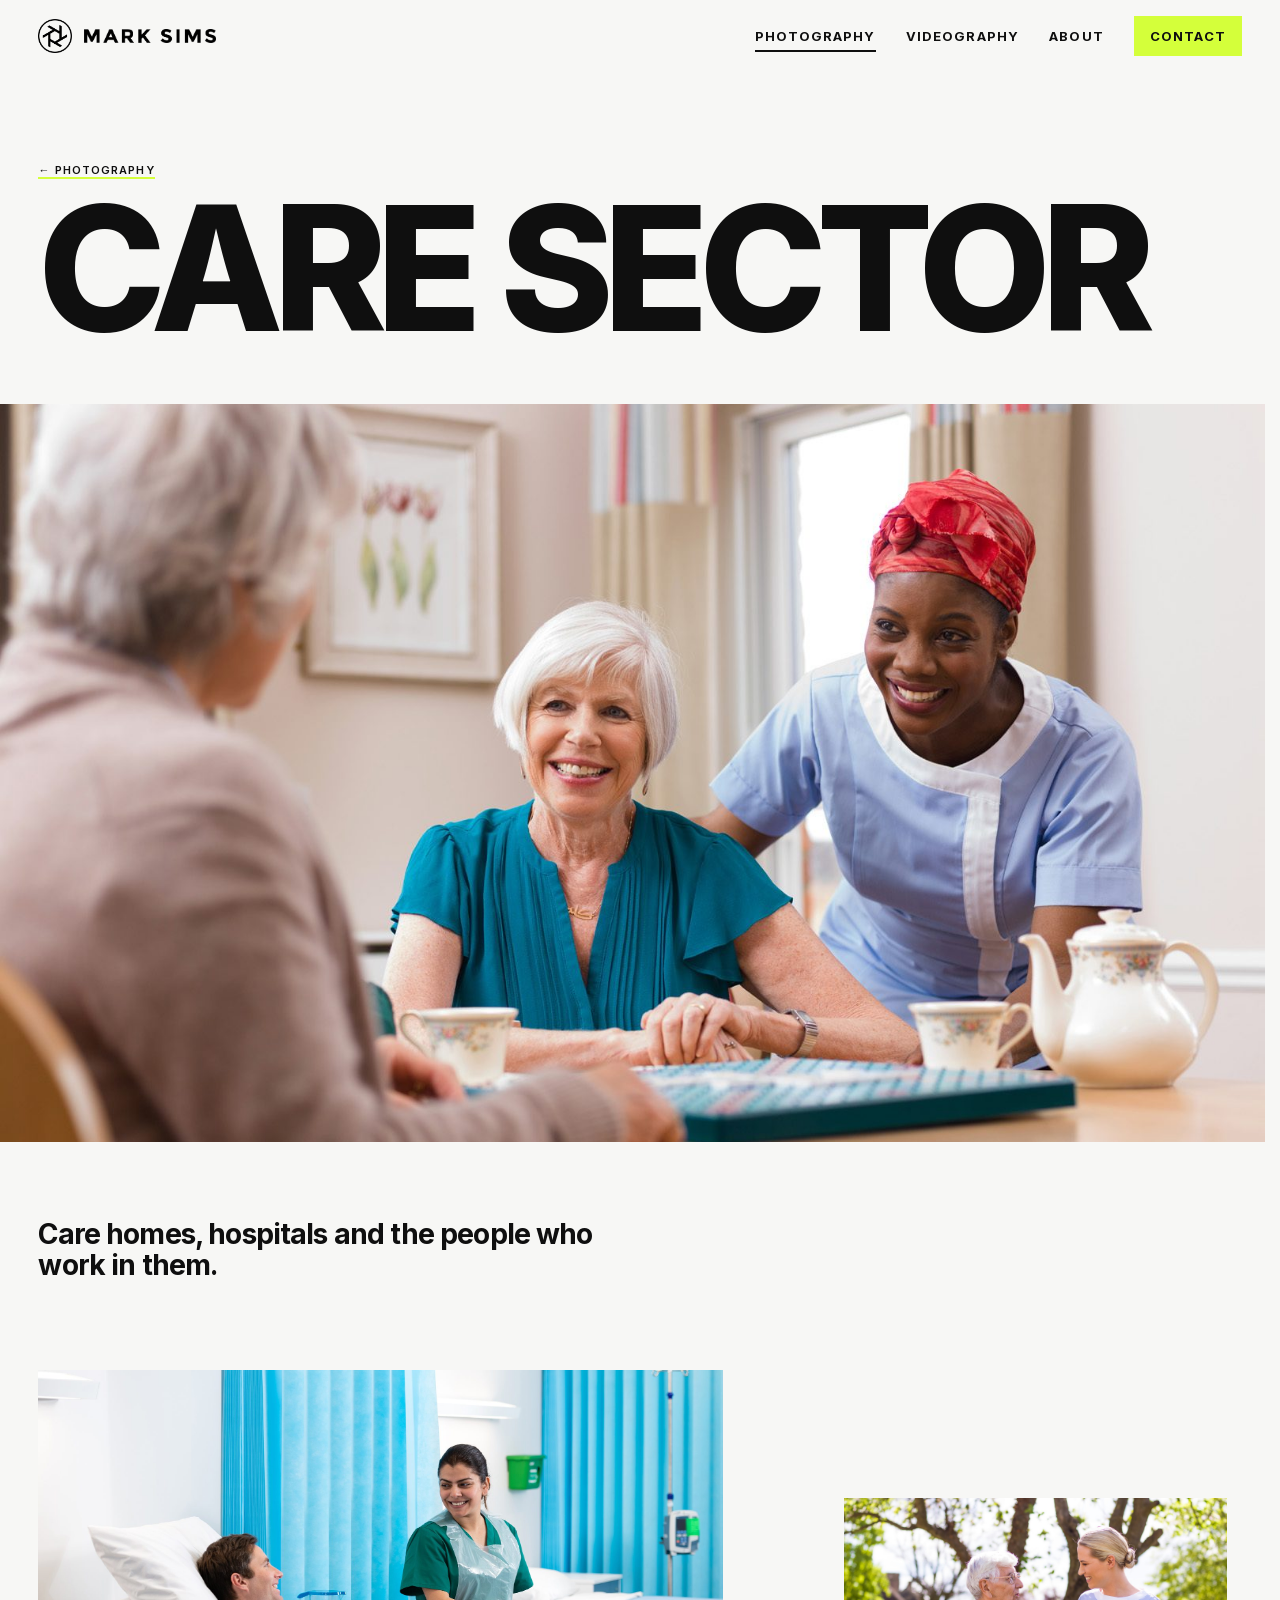
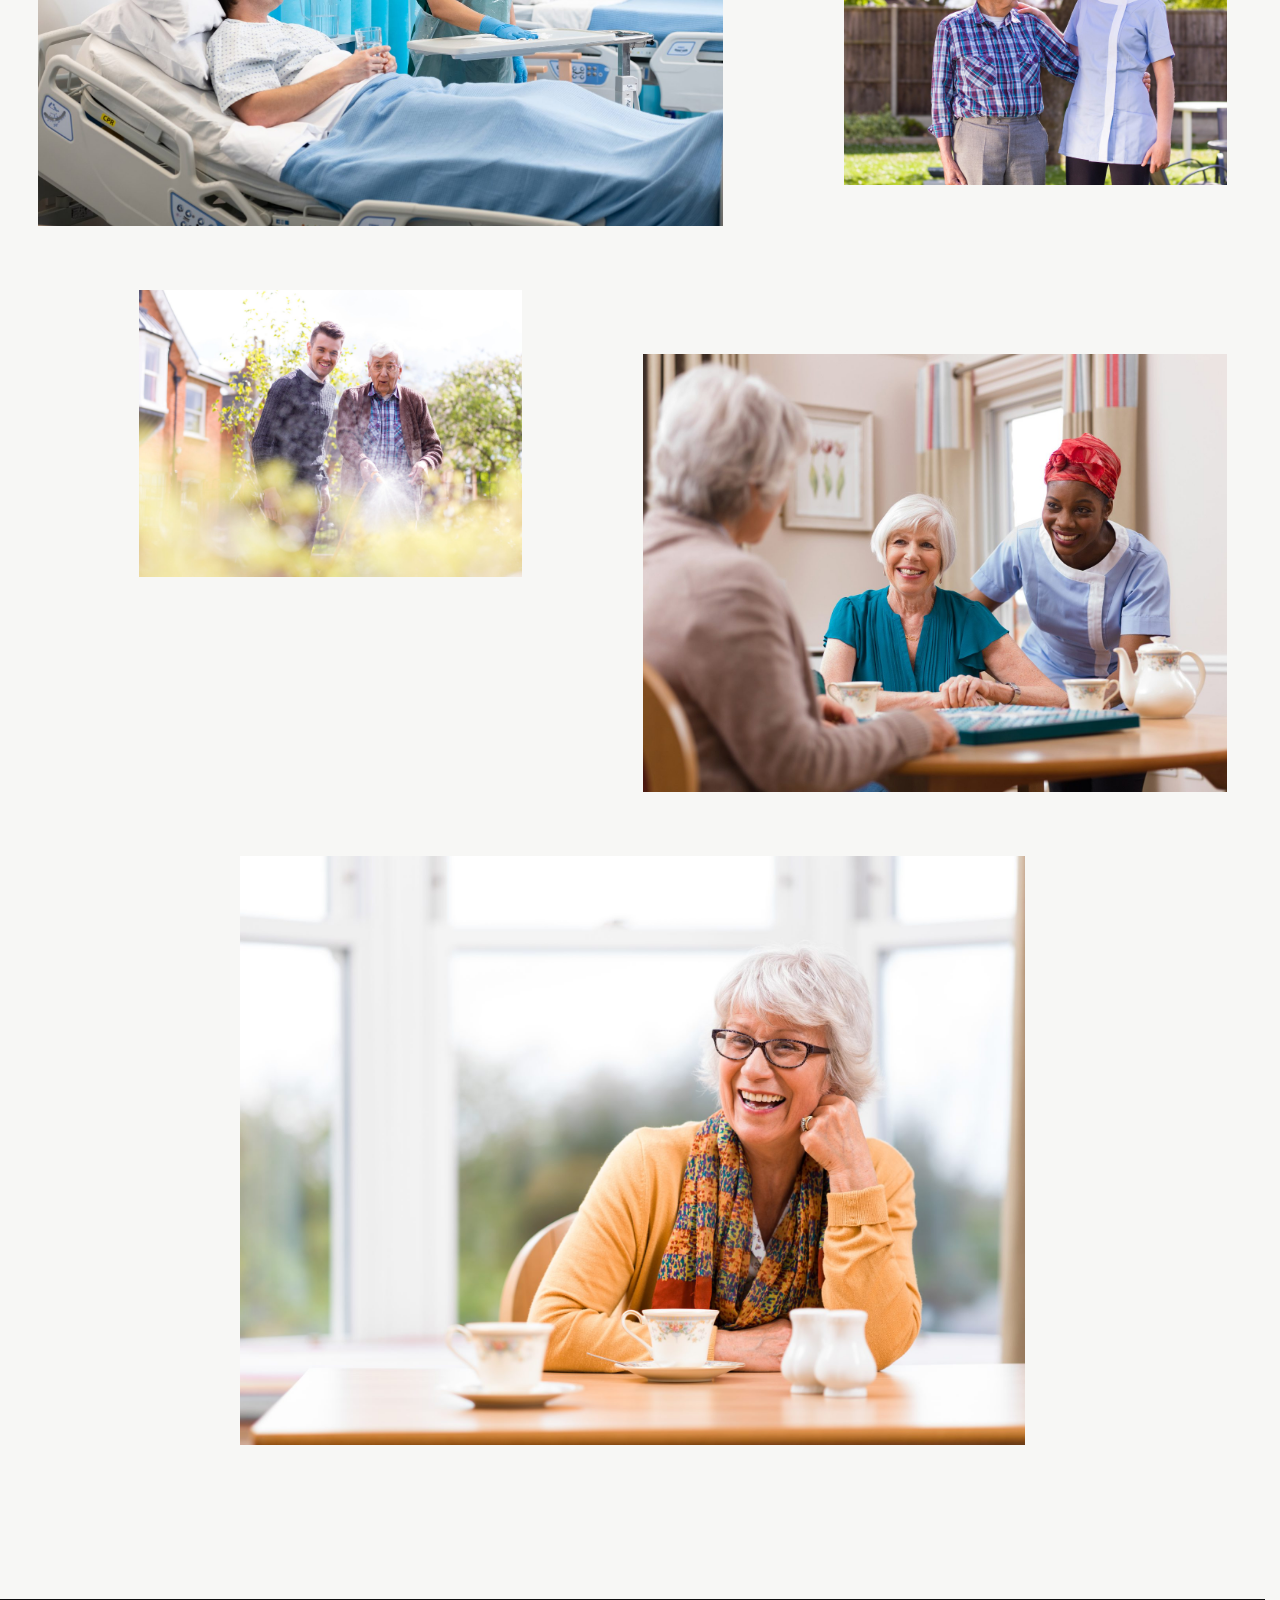
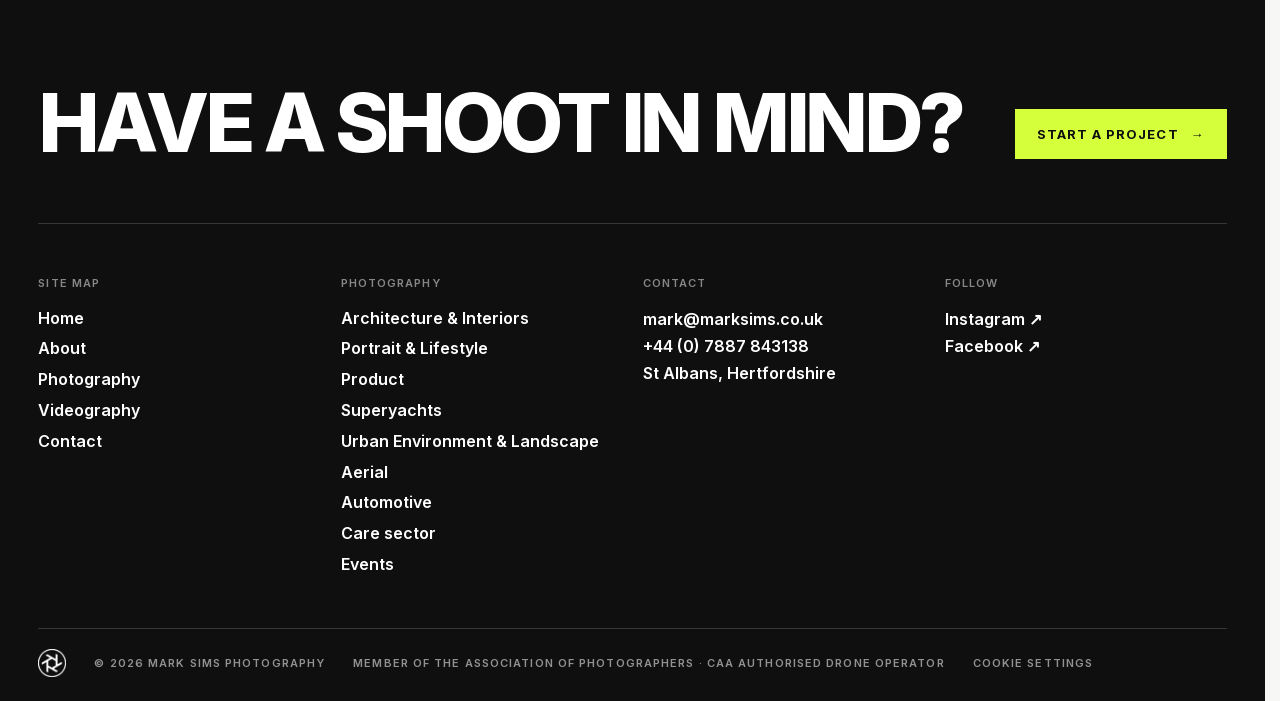
<file: photography/care-sector/index.html>
<!doctype html>
<html lang="en-GB">
<head>
  <meta charset="utf-8">
  <meta name="robots" content="noindex, nofollow">
  <meta name="viewport" content="width=device-width, initial-scale=1, viewport-fit=cover">
  <title>Care sector Photography | Mark Sims</title>
  <meta name="description" content="Care homes, hospitals and the people who work in them.">
  <link rel="canonical" href="https://www.marksims.co.uk/photography/care-sector/">
  <meta property="og:type" content="website">
  <meta property="og:site_name" content="Mark Sims Photography &amp; Video">
  <meta property="og:title" content="Care sector Photography | Mark Sims">
  <meta property="og:description" content="Care homes, hospitals and the people who work in them.">
  <meta property="og:url" content="https://www.marksims.co.uk/photography/care-sector/">
  <meta name="theme-color" content="#f7f7f5">
  <link rel="icon" href="../../img/brand/favicon.png" type="image/png">
  <link rel="apple-touch-icon" href="../../img/brand/apple-touch-icon.png">
  <link rel="preload" href="../../fonts/inter-300-800.woff2" as="font" type="font/woff2" crossorigin>
  <link rel="stylesheet" href="../../css/site.css">
  <link rel="stylesheet" href="../../css/lightbox.css">
  <script src="../../js/early.js"></script>
</head>
<body class="page-rec cmstemplate_site">
  <a class="skip" href="#main">Skip to content</a>
  <header class="hdr cmsobject_site-header" data-hdr>
    <a class="logo" href="../../" aria-label="Mark Sims Photography and Video, home">
      <img class="logo-mark logo-ink" src="../../img/brand/mark-black.png" alt="" width="468" height="468">
      <img class="logo-mark logo-light" src="../../img/brand/mark-white.png" alt="" width="468" height="468">
      <img class="logo-name logo-ink" src="../../img/brand/name-black.png" alt="Mark Sims" width="1500" height="165">
      <img class="logo-name logo-light" src="../../img/brand/name-white.png" alt="" width="1500" height="165">
    </a>
    <button class="menu-btn" type="button" aria-expanded="false" aria-controls="main-nav" data-menu><span class="menu-word">Menu</span><span class="menu-bars" aria-hidden="true"></span></button>
    <nav class="nav cmsnavigation_main-nav" id="main-nav" aria-label="Main">
      <a href="../../photography/">Photography</a>
      <a href="../../videography/">Videography</a>
      <a href="../../about/">About</a>
      <a href="../../contact/">Contact</a>
    </nav>
  </header>
  <main id="main" class="rec rec-cat">
    <article class="rec-wrap">
      <header class="rec-head">
        <p class="rec-back"><a href="../../photography/">Photography</a></p>
        <h1 class="rec-title">Care sector</h1>
      </header>
      <figure class="rec-lead"><img src="../../img/photography/care-sector/068.jpg" alt="Care sector" width="1600" height="1200" decoding="async"></figure>
      <div class="rec-story">
        <p>Care homes, hospitals and the people who work in them.</p>
      </div>
      <div class="rec-gallery" data-lb-mode="single">
        <figure class="rec-pic"><a href="../../img/photography/care-sector/063.jpg"><img src="../../img/photography/care-sector/063.jpg" alt="Care sector: photograph 1 of 5" width="2000" height="1333" decoding="async"></a></figure>
        <figure class="rec-pic"><a href="../../img/photography/care-sector/066.jpg"><img src="../../img/photography/care-sector/066.jpg" alt="Care sector: photograph 2 of 5" width="2000" height="1500" decoding="async"></a></figure>
        <figure class="rec-pic"><a href="../../img/photography/care-sector/067.jpg"><img src="../../img/photography/care-sector/067.jpg" alt="Care sector: photograph 3 of 5" width="2000" height="1500" decoding="async"></a></figure>
        <figure class="rec-pic"><a href="../../img/photography/care-sector/068.jpg"><img src="../../img/photography/care-sector/068.jpg" alt="Care sector: photograph 4 of 5" width="1600" height="1200" decoding="async"></a></figure>
        <figure class="rec-pic"><a href="../../img/photography/care-sector/069.jpg"><img src="../../img/photography/care-sector/069.jpg" alt="Care sector: photograph 5 of 5" width="2000" height="1500" loading="lazy" decoding="async"></a></figure>
      </div>
    </article>
  </main>
  <footer class="ftr cmsobject_site-footer">
    <div class="ftr-cta">
      <p class="ftr-big">Have a shoot in mind?</p>
      <a class="btn btn-accent" href="../../contact/">Start a project <span aria-hidden="true">→</span></a>
    </div>
    <div class="ftr-grid">
      <div class="ftr-col">
        <h2 class="ftr-h">Site map</h2>
        <nav class="ftr-nav cmsnavigation_footer-nav" aria-label="Site map">
          <a href="../../">Home</a>
          <a href="../../about/">About</a>
          <a href="../../photography/">Photography</a>
          <a href="../../videography/">Videography</a>
          <a href="../../contact/">Contact</a>
        </nav>
      </div>
      <div class="ftr-col">
        <h2 class="ftr-h">Photography</h2>
        <ul class="ftr-cats" data-cats>
          <li><a href="../../photography/architecture-interiors/">Architecture &amp; Interiors</a></li>
          <li><a href="../../photography/portrait-lifestyle/">Portrait &amp; Lifestyle</a></li>
          <li><a href="../../photography/product/">Product</a></li>
          <li><a href="../../photography/superyachts/">Superyachts</a></li>
          <li><a href="../../photography/urban-landscape/">Urban Environment &amp; Landscape</a></li>
          <li><a href="../../photography/aerial/">Aerial</a></li>
          <li><a href="../../photography/automotive/">Automotive</a></li>
          <li><a href="../../photography/care-sector/">Care sector</a></li>
          <li><a href="../../photography/events/">Events</a></li>
        </ul>
      </div>
      <div class="ftr-col">
        <h2 class="ftr-h">Contact</h2>
        <p><a href="mailto:mark@marksims.co.uk">mark@marksims.co.uk</a><br><a href="tel:+447887843138">+44 (0) 7887 843138</a><br>St Albans, Hertfordshire</p>
      </div>
      <div class="ftr-col">
        <h2 class="ftr-h">Follow</h2>
        <p><a href="https://www.instagram.com/marksimsphotography/" target="_blank" rel="noopener">Instagram ↗</a><br><a href="https://www.facebook.com/marksimsphoto/" target="_blank" rel="noopener">Facebook ↗</a></p>
      </div>
    </div>
    <div class="ftr-base">
      <img class="ftr-mark" src="../../img/brand/mark-white.png" alt="" width="468" height="468">
      <span>© 2026 Mark Sims Photography</span>
      <span>Member of the Association of Photographers · CAA authorised drone operator</span>
      <a href="#" data-cnx-consent>Cookie settings</a>
    </div>
  </footer>
  <script src="../../js/lightbox.js"></script>
  <script src="../../js/site.js"></script>
</body>
</html>
</file>
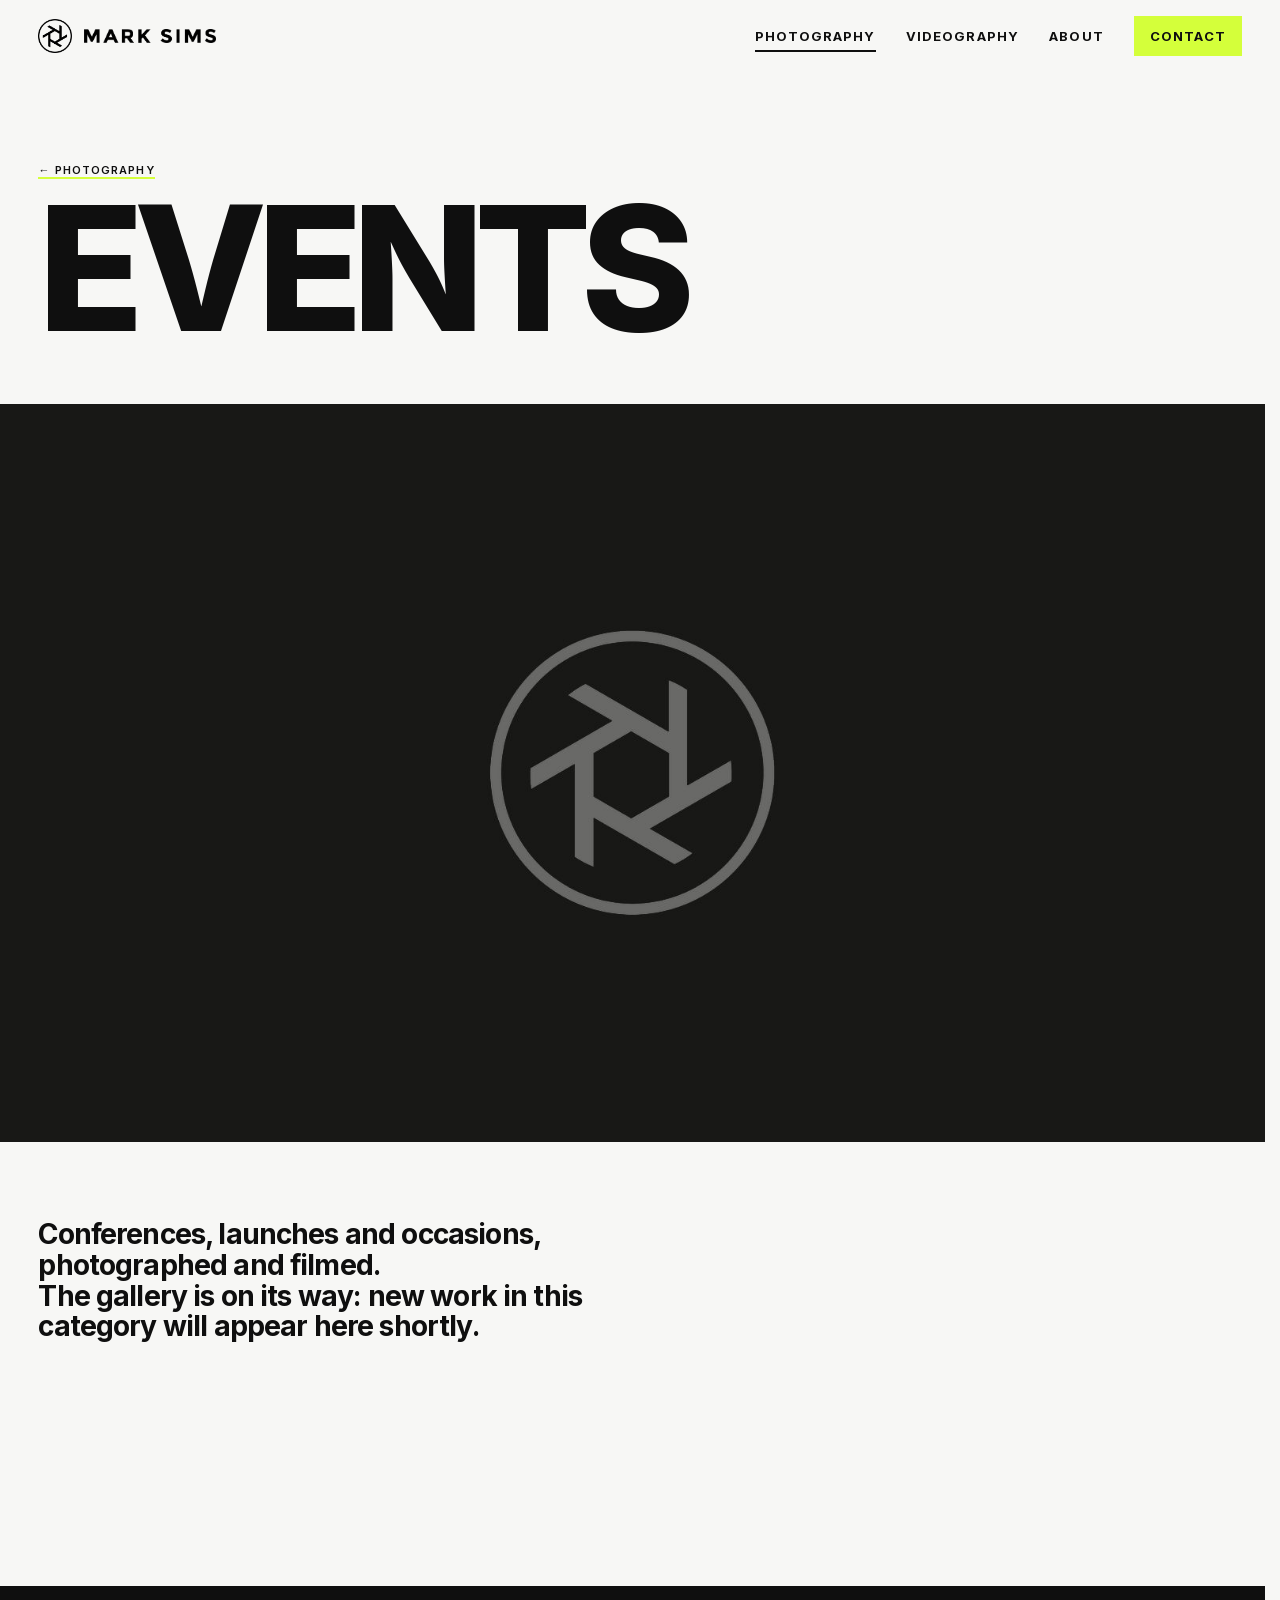
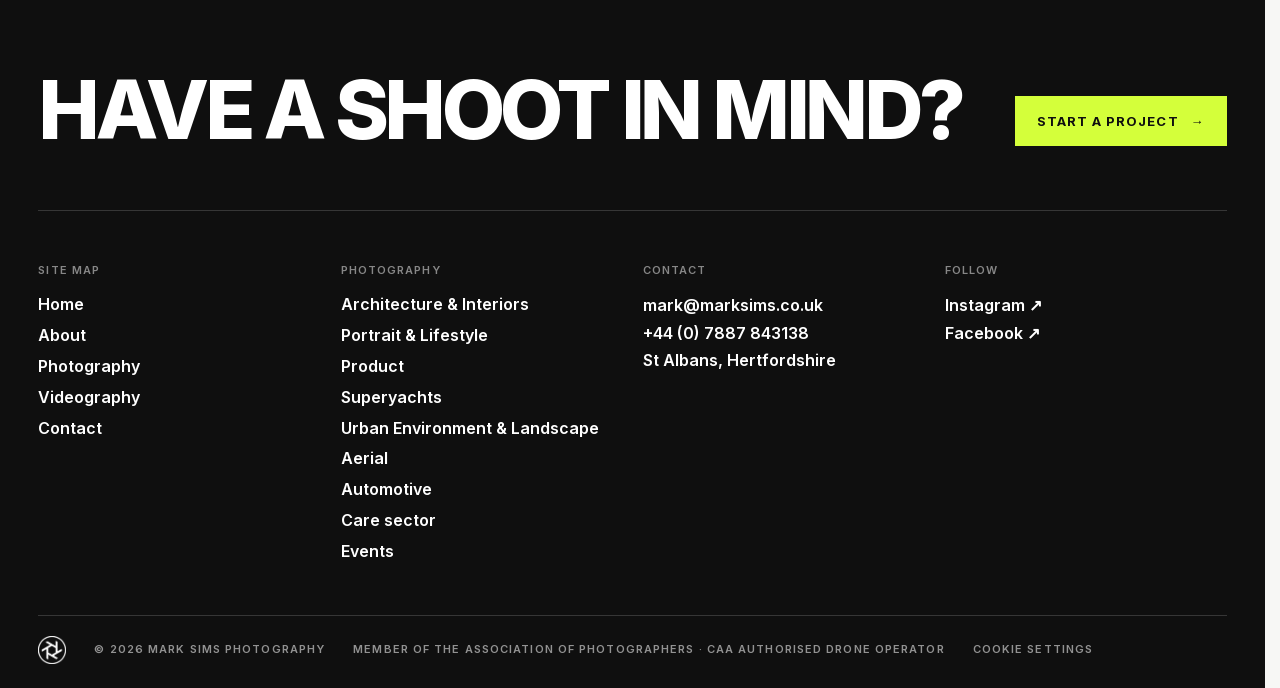
<file: photography/events/index.html>
<!doctype html>
<html lang="en-GB">
<head>
  <meta charset="utf-8">
  <meta name="robots" content="noindex, nofollow">
  <meta name="viewport" content="width=device-width, initial-scale=1, viewport-fit=cover">
  <title>Events Photography | Mark Sims</title>
  <meta name="description" content="Conferences, launches and occasions, photographed and filmed.">
  <link rel="canonical" href="https://www.marksims.co.uk/photography/events/">
  <meta property="og:type" content="website">
  <meta property="og:site_name" content="Mark Sims Photography &amp; Video">
  <meta property="og:title" content="Events Photography | Mark Sims">
  <meta property="og:description" content="Conferences, launches and occasions, photographed and filmed.">
  <meta property="og:url" content="https://www.marksims.co.uk/photography/events/">
  <meta name="theme-color" content="#f7f7f5">
  <link rel="icon" href="../../img/brand/favicon.png" type="image/png">
  <link rel="apple-touch-icon" href="../../img/brand/apple-touch-icon.png">
  <link rel="preload" href="../../fonts/inter-300-800.woff2" as="font" type="font/woff2" crossorigin>
  <link rel="stylesheet" href="../../css/site.css">
  <link rel="stylesheet" href="../../css/lightbox.css">
  <script src="../../js/early.js"></script>
</head>
<body class="page-rec cmstemplate_site">
  <a class="skip" href="#main">Skip to content</a>
  <header class="hdr cmsobject_site-header" data-hdr>
    <a class="logo" href="../../" aria-label="Mark Sims Photography and Video, home">
      <img class="logo-mark logo-ink" src="../../img/brand/mark-black.png" alt="" width="468" height="468">
      <img class="logo-mark logo-light" src="../../img/brand/mark-white.png" alt="" width="468" height="468">
      <img class="logo-name logo-ink" src="../../img/brand/name-black.png" alt="Mark Sims" width="1500" height="165">
      <img class="logo-name logo-light" src="../../img/brand/name-white.png" alt="" width="1500" height="165">
    </a>
    <button class="menu-btn" type="button" aria-expanded="false" aria-controls="main-nav" data-menu><span class="menu-word">Menu</span><span class="menu-bars" aria-hidden="true"></span></button>
    <nav class="nav cmsnavigation_main-nav" id="main-nav" aria-label="Main">
      <a href="../../photography/">Photography</a>
      <a href="../../videography/">Videography</a>
      <a href="../../about/">About</a>
      <a href="../../contact/">Contact</a>
    </nav>
  </header>
  <main id="main" class="rec rec-cat">
    <article class="rec-wrap">
      <header class="rec-head">
        <p class="rec-back"><a href="../../photography/">Photography</a></p>
        <h1 class="rec-title">Events</h1>
      </header>
      <figure class="rec-lead"><img src="../../img/photography/events/placeholder.jpg" alt="Events" width="1600" height="2000" decoding="async"></figure>
      <div class="rec-story">
        <p>Conferences, launches and occasions, photographed and filmed.</p>
        <p>The gallery is on its way: new work in this category will appear here shortly.</p>
      </div>
      <div class="rec-gallery" data-lb-mode="single">

      </div>
    </article>
  </main>
  <footer class="ftr cmsobject_site-footer">
    <div class="ftr-cta">
      <p class="ftr-big">Have a shoot in mind?</p>
      <a class="btn btn-accent" href="../../contact/">Start a project <span aria-hidden="true">→</span></a>
    </div>
    <div class="ftr-grid">
      <div class="ftr-col">
        <h2 class="ftr-h">Site map</h2>
        <nav class="ftr-nav cmsnavigation_footer-nav" aria-label="Site map">
          <a href="../../">Home</a>
          <a href="../../about/">About</a>
          <a href="../../photography/">Photography</a>
          <a href="../../videography/">Videography</a>
          <a href="../../contact/">Contact</a>
        </nav>
      </div>
      <div class="ftr-col">
        <h2 class="ftr-h">Photography</h2>
        <ul class="ftr-cats" data-cats>
          <li><a href="../../photography/architecture-interiors/">Architecture &amp; Interiors</a></li>
          <li><a href="../../photography/portrait-lifestyle/">Portrait &amp; Lifestyle</a></li>
          <li><a href="../../photography/product/">Product</a></li>
          <li><a href="../../photography/superyachts/">Superyachts</a></li>
          <li><a href="../../photography/urban-landscape/">Urban Environment &amp; Landscape</a></li>
          <li><a href="../../photography/aerial/">Aerial</a></li>
          <li><a href="../../photography/automotive/">Automotive</a></li>
          <li><a href="../../photography/care-sector/">Care sector</a></li>
          <li><a href="../../photography/events/">Events</a></li>
        </ul>
      </div>
      <div class="ftr-col">
        <h2 class="ftr-h">Contact</h2>
        <p><a href="mailto:mark@marksims.co.uk">mark@marksims.co.uk</a><br><a href="tel:+447887843138">+44 (0) 7887 843138</a><br>St Albans, Hertfordshire</p>
      </div>
      <div class="ftr-col">
        <h2 class="ftr-h">Follow</h2>
        <p><a href="https://www.instagram.com/marksimsphotography/" target="_blank" rel="noopener">Instagram ↗</a><br><a href="https://www.facebook.com/marksimsphoto/" target="_blank" rel="noopener">Facebook ↗</a></p>
      </div>
    </div>
    <div class="ftr-base">
      <img class="ftr-mark" src="../../img/brand/mark-white.png" alt="" width="468" height="468">
      <span>© 2026 Mark Sims Photography</span>
      <span>Member of the Association of Photographers · CAA authorised drone operator</span>
      <a href="#" data-cnx-consent>Cookie settings</a>
    </div>
  </footer>
  <script src="../../js/lightbox.js"></script>
  <script src="../../js/site.js"></script>
</body>
</html>
</file>
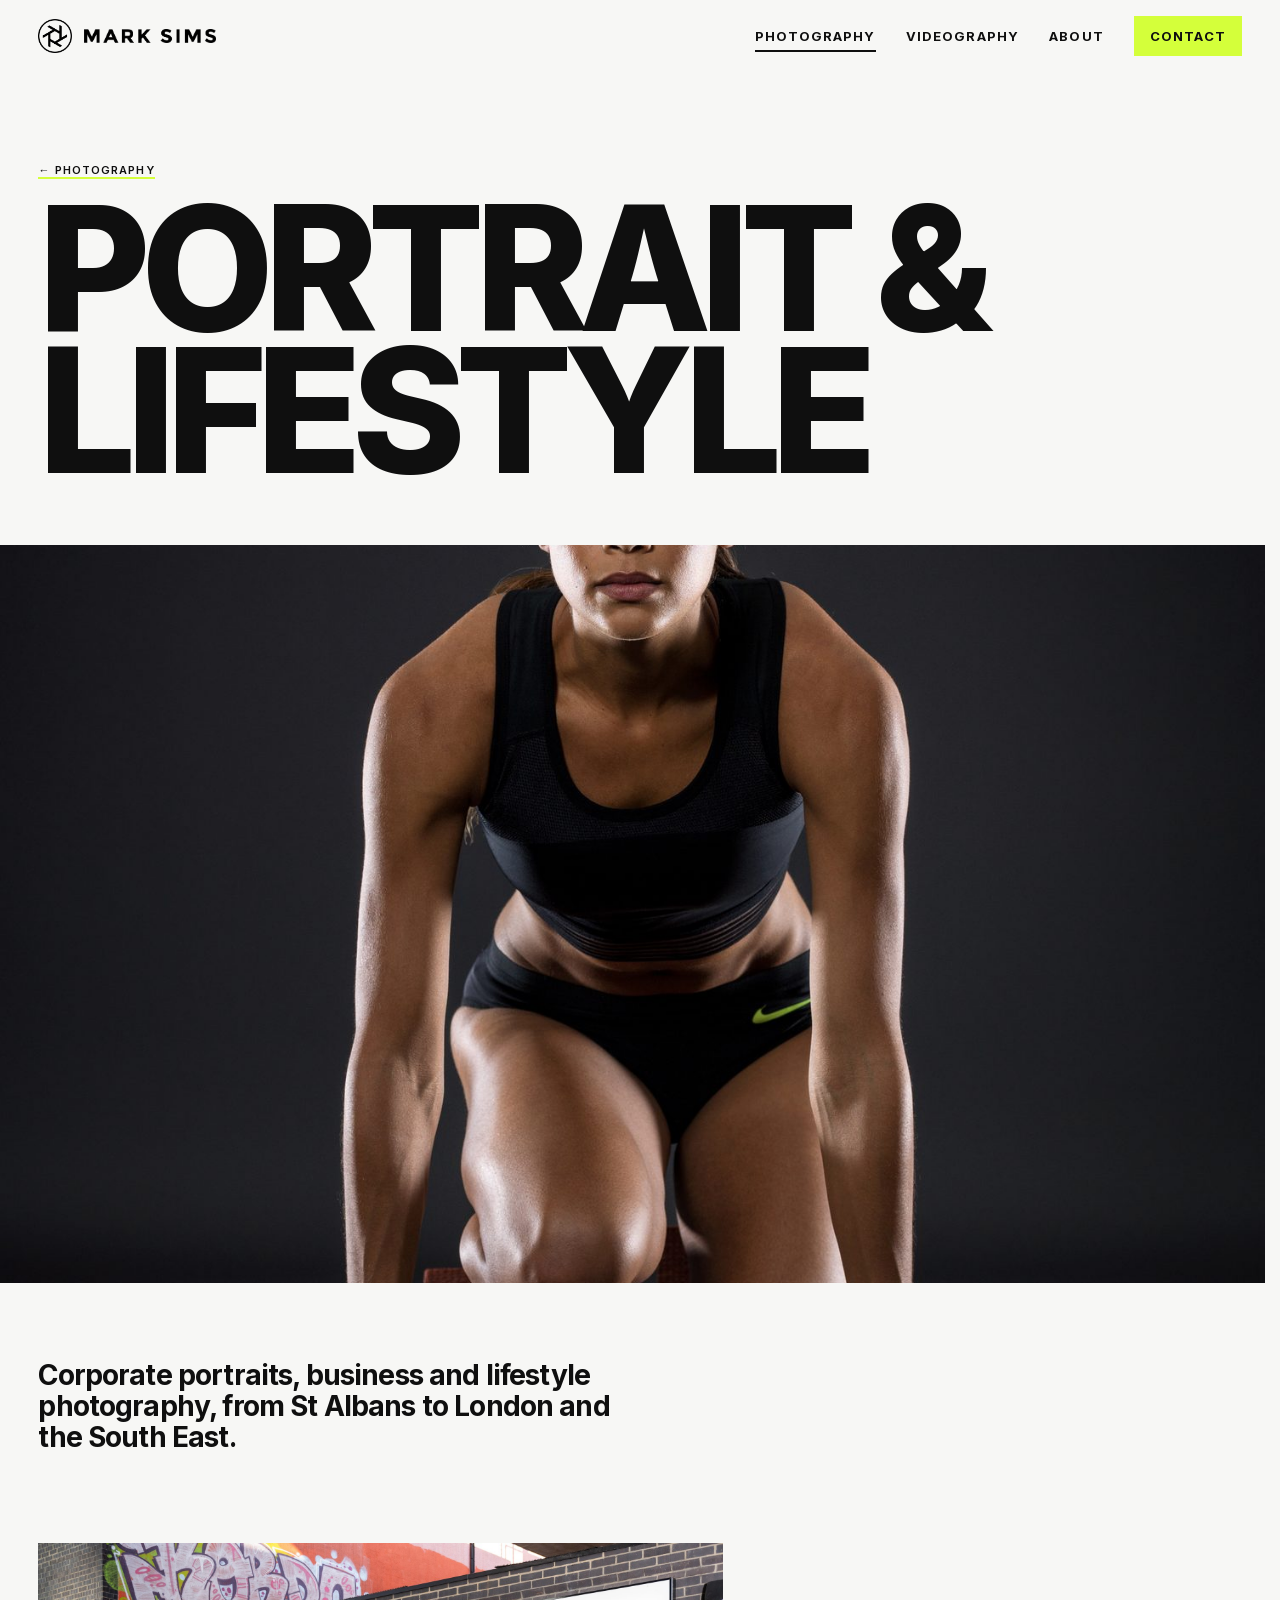
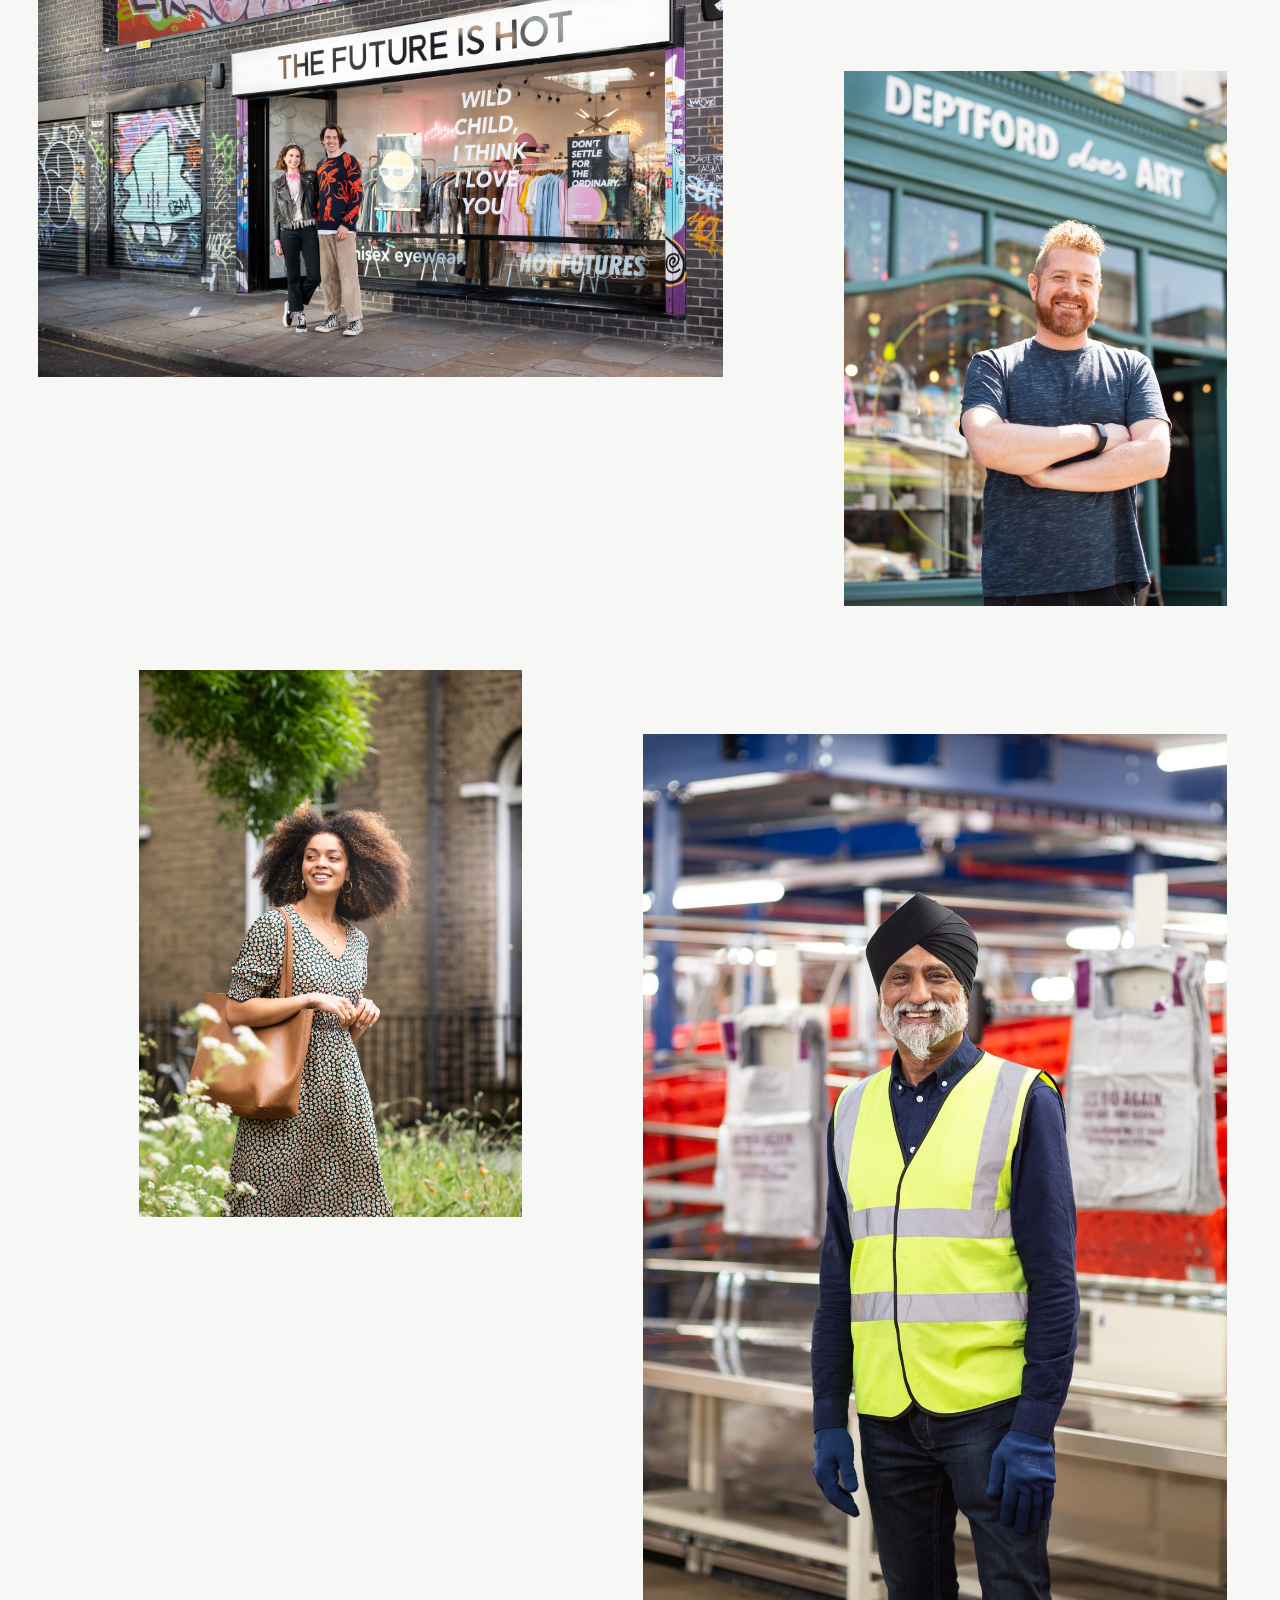
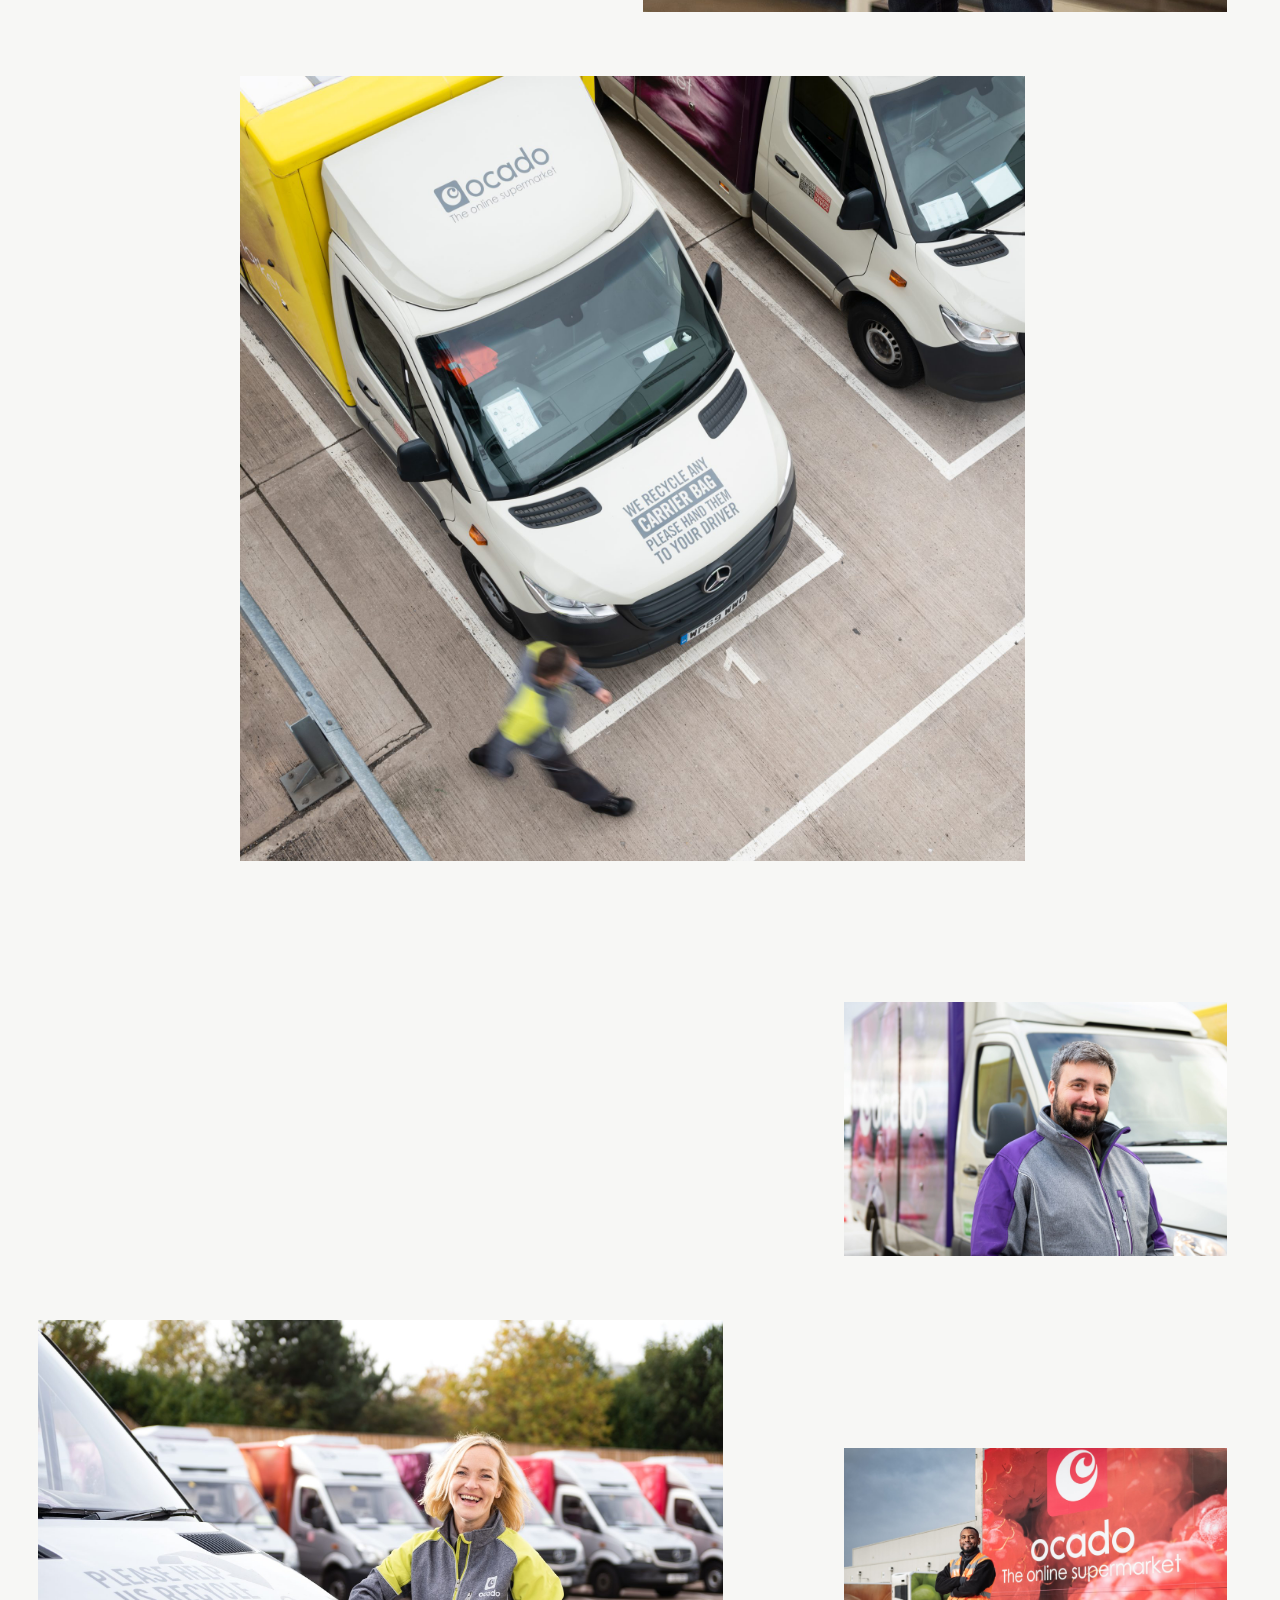
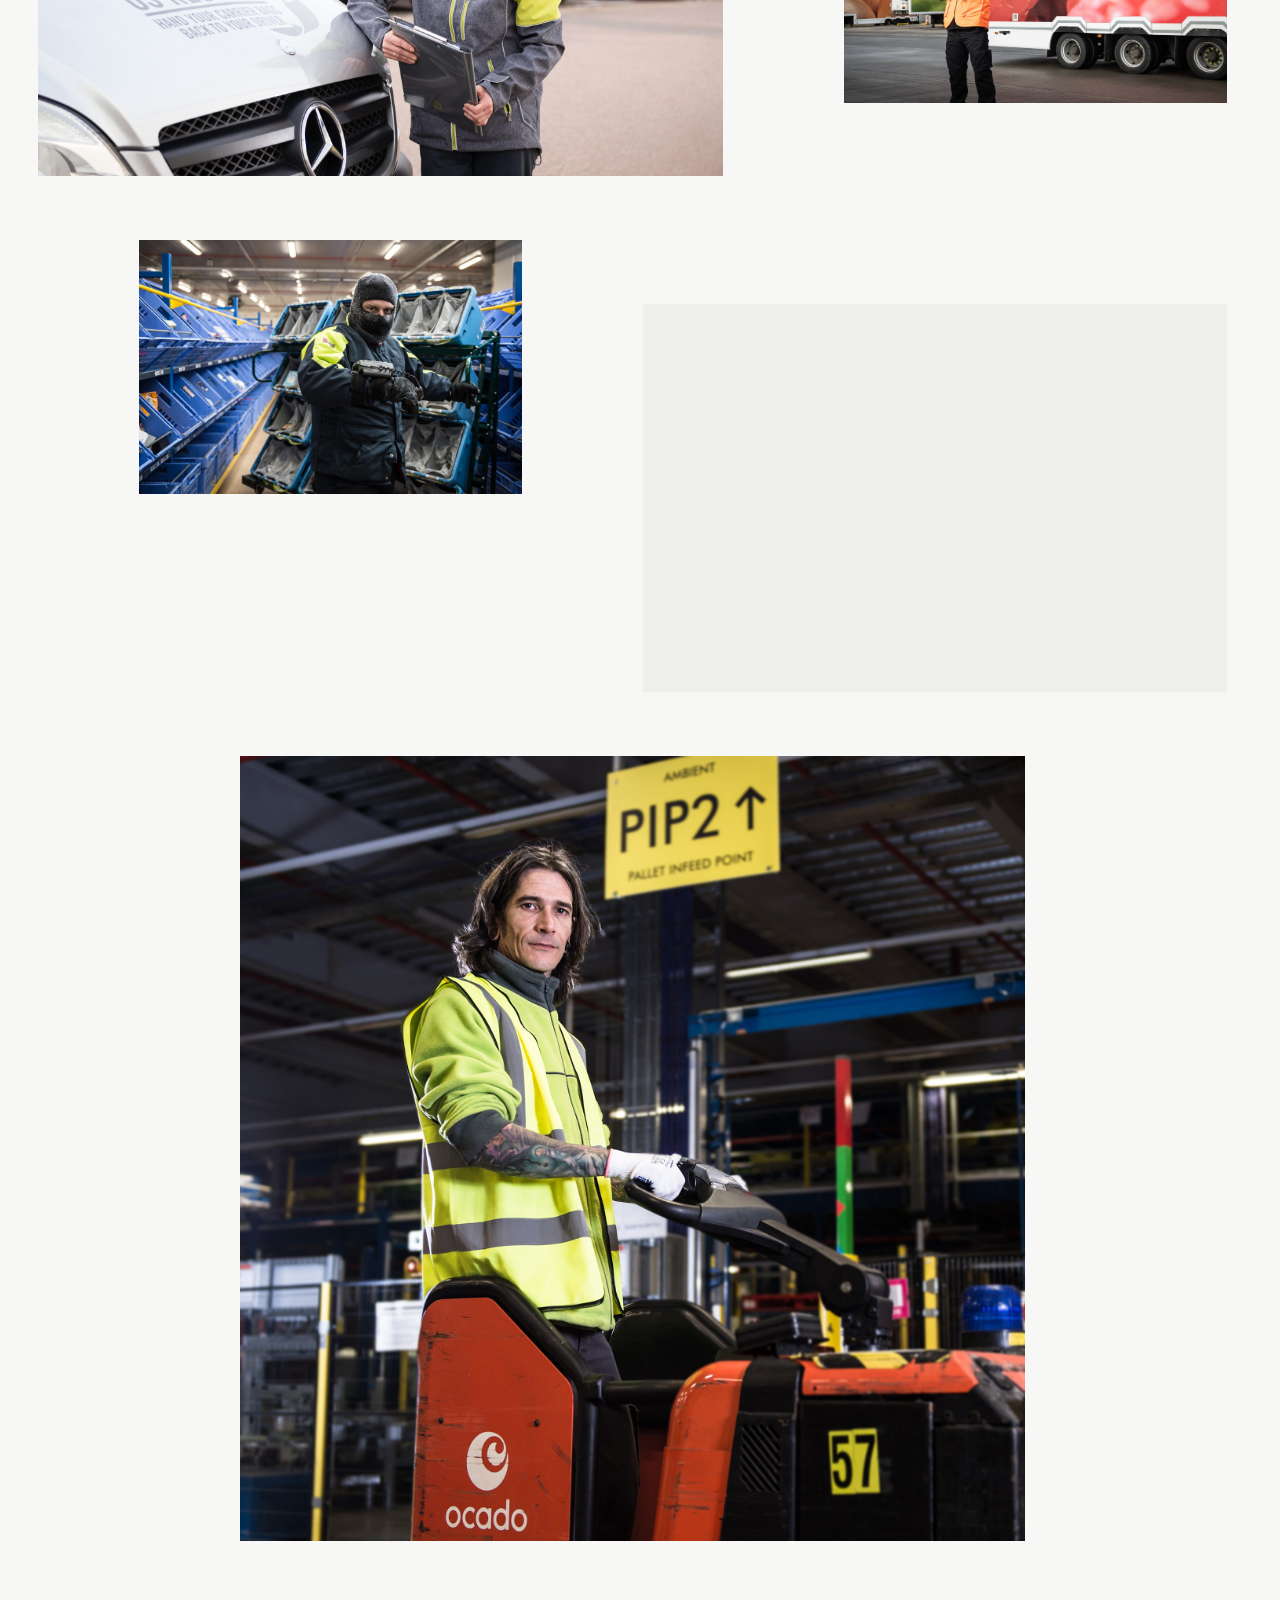
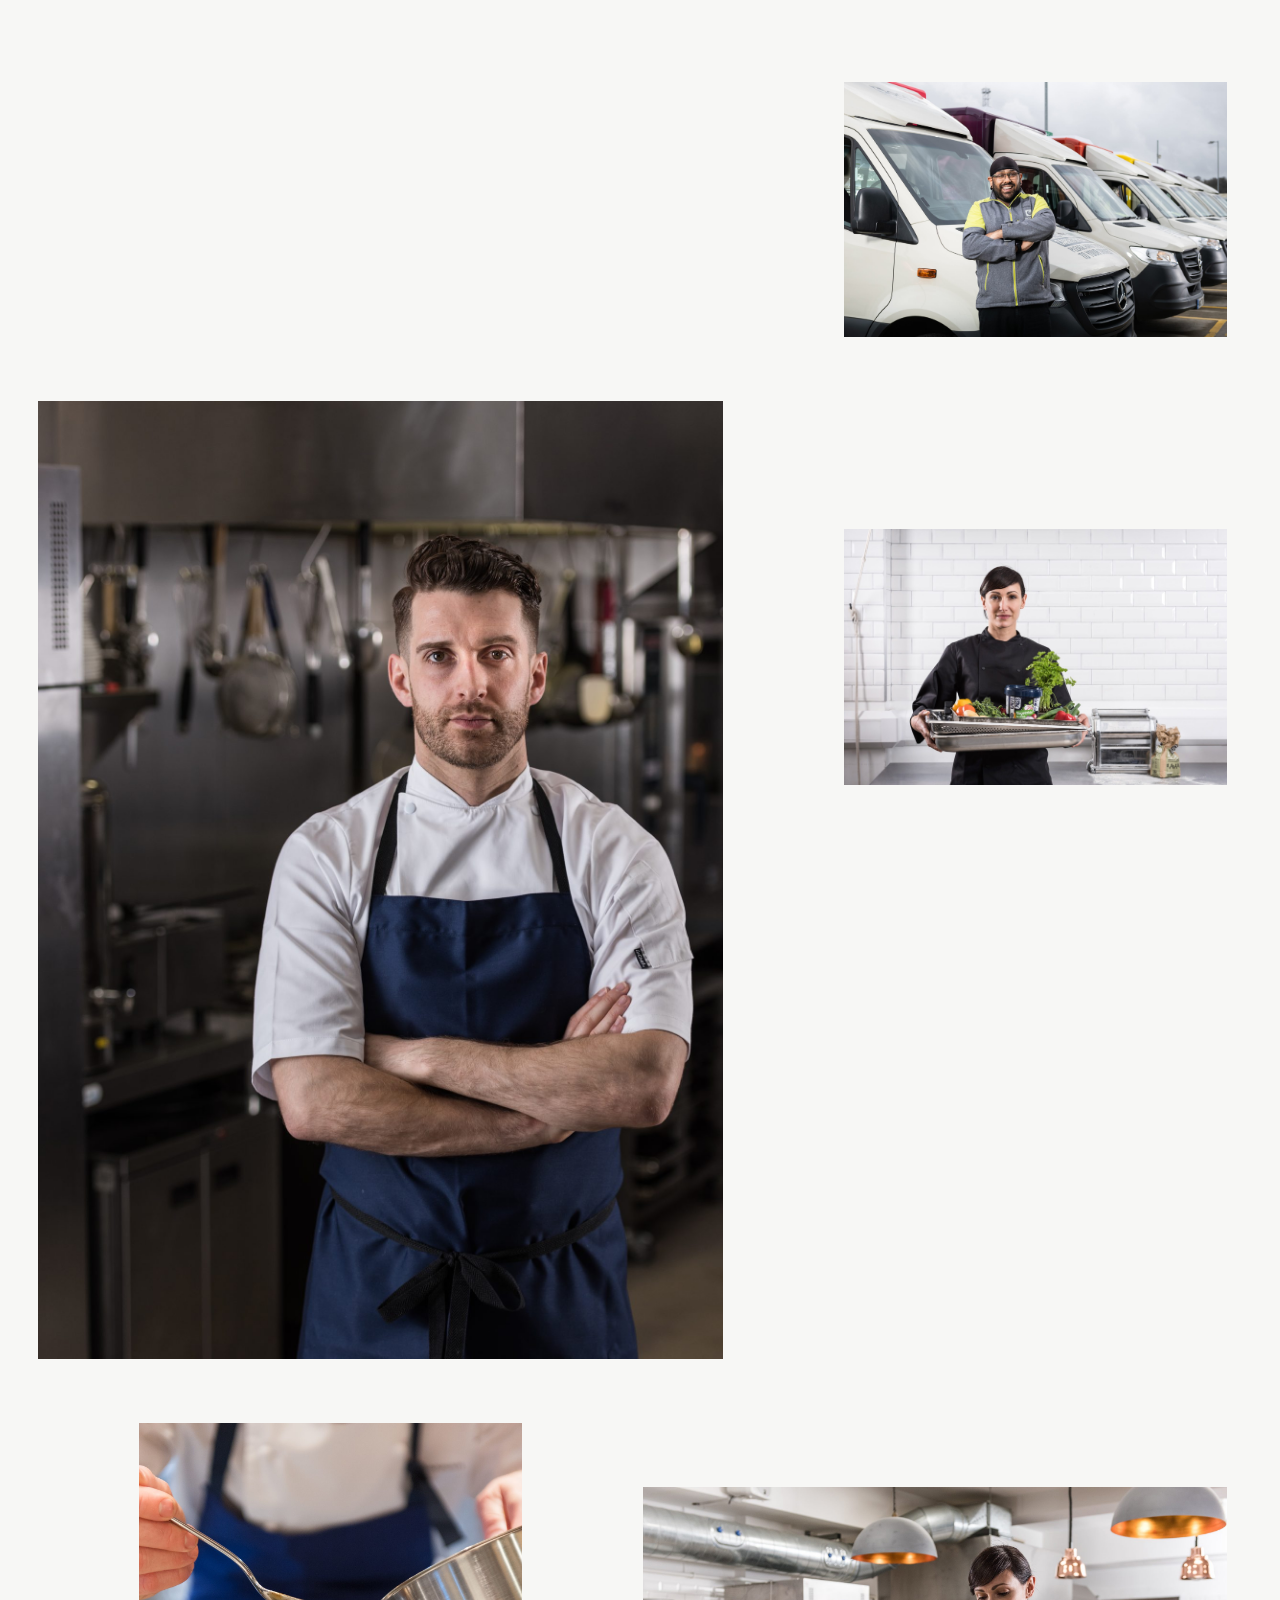
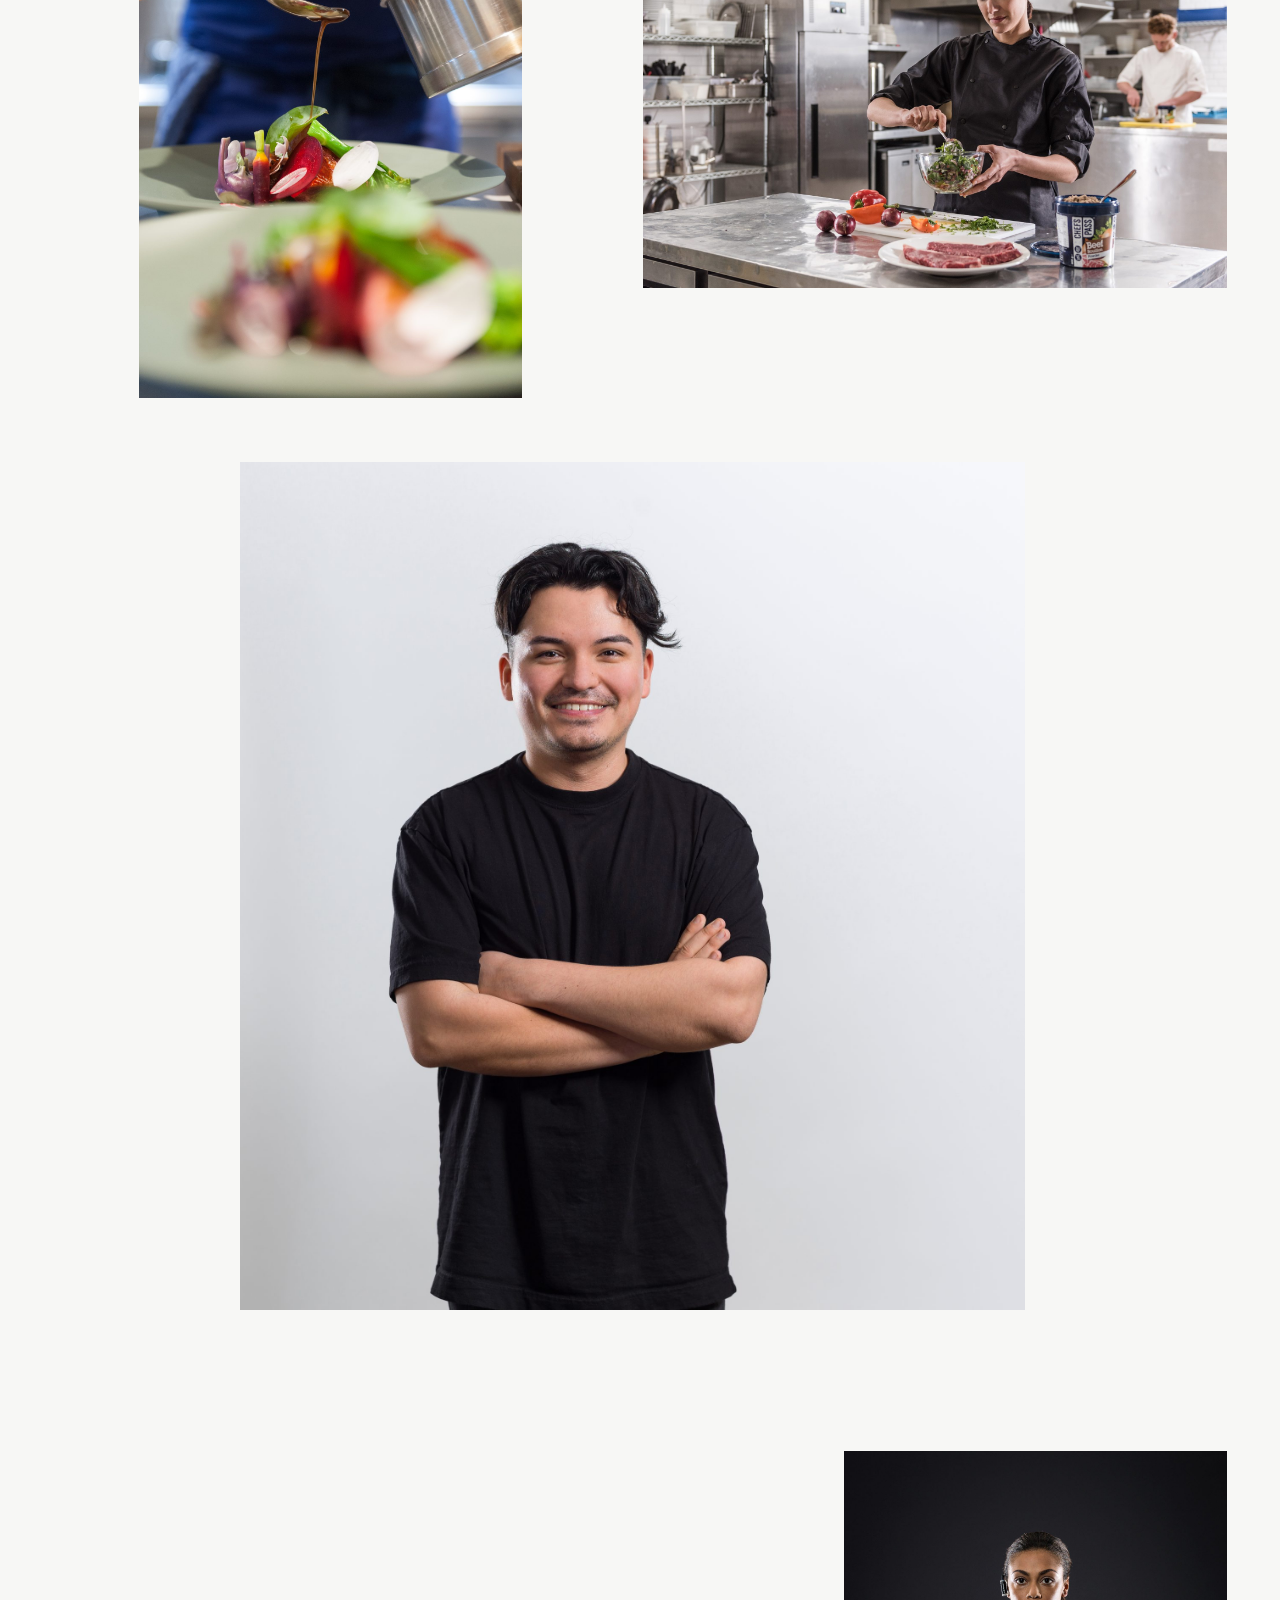
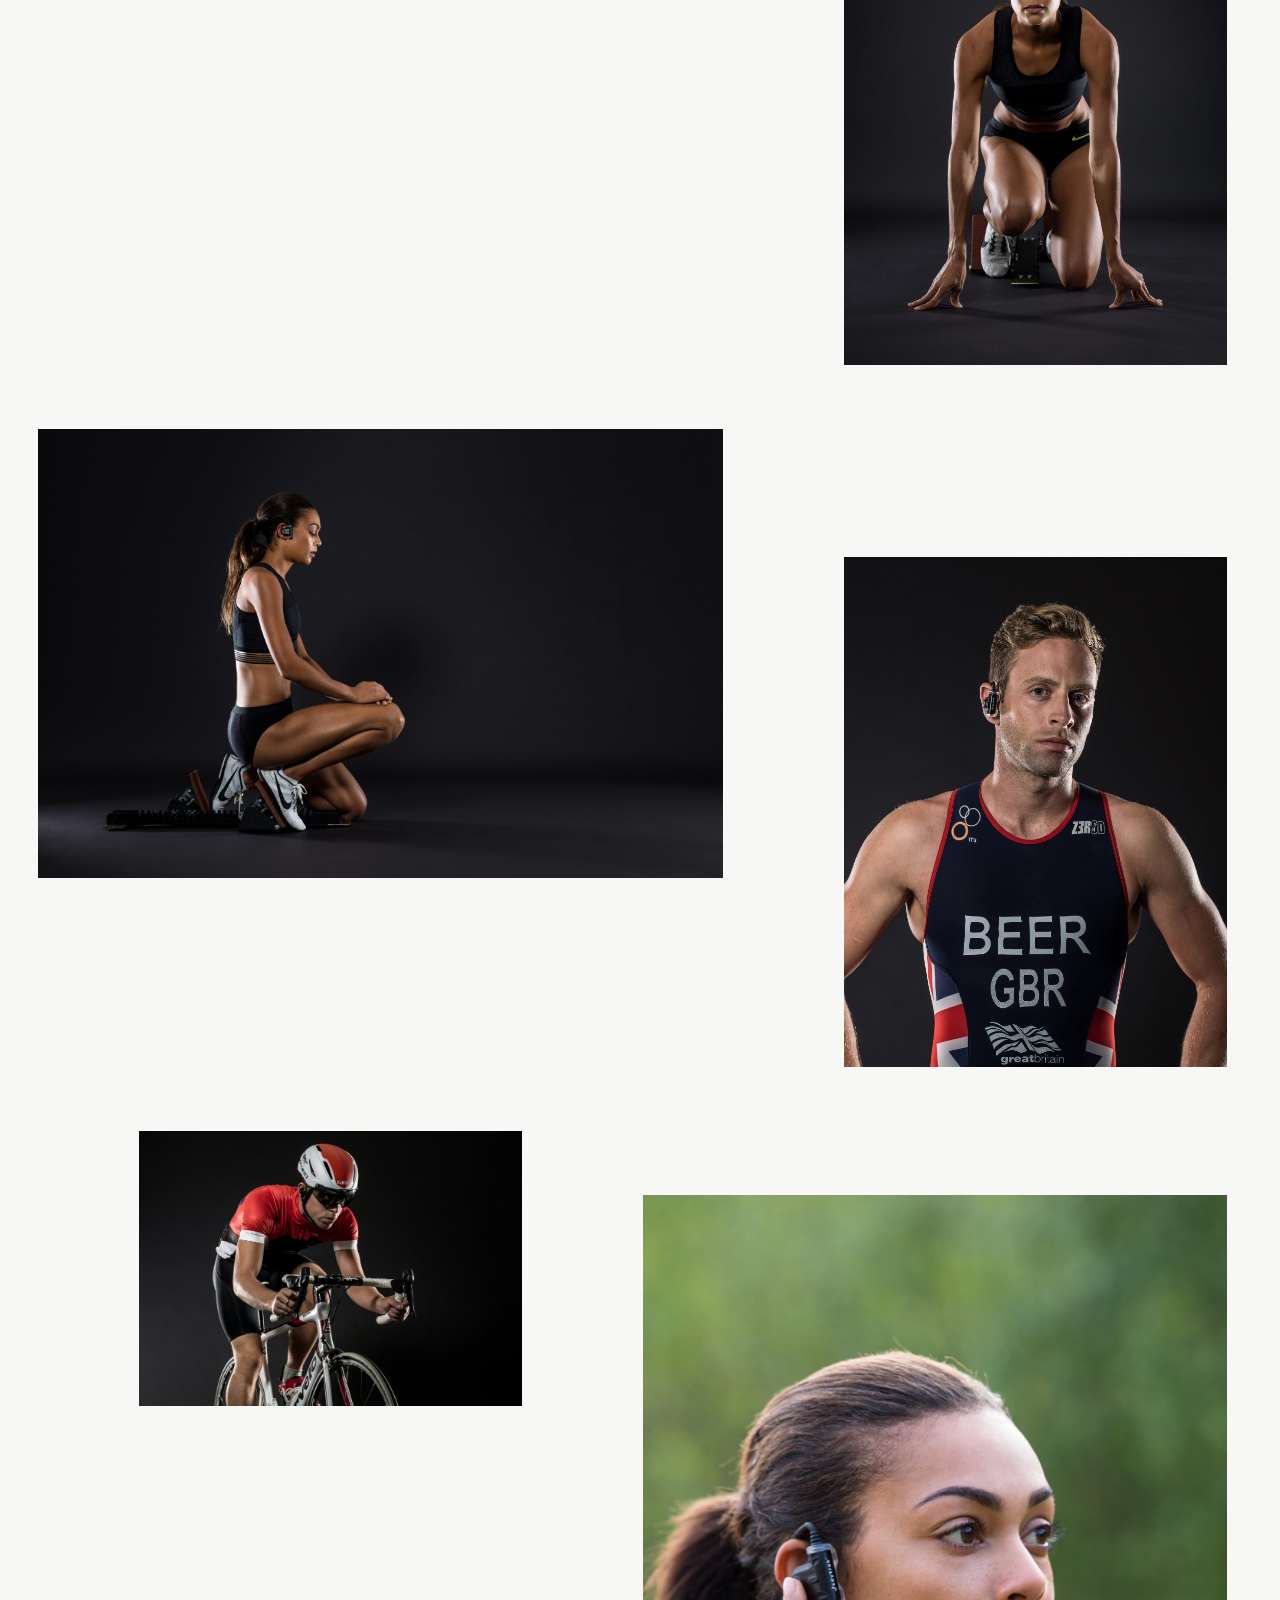
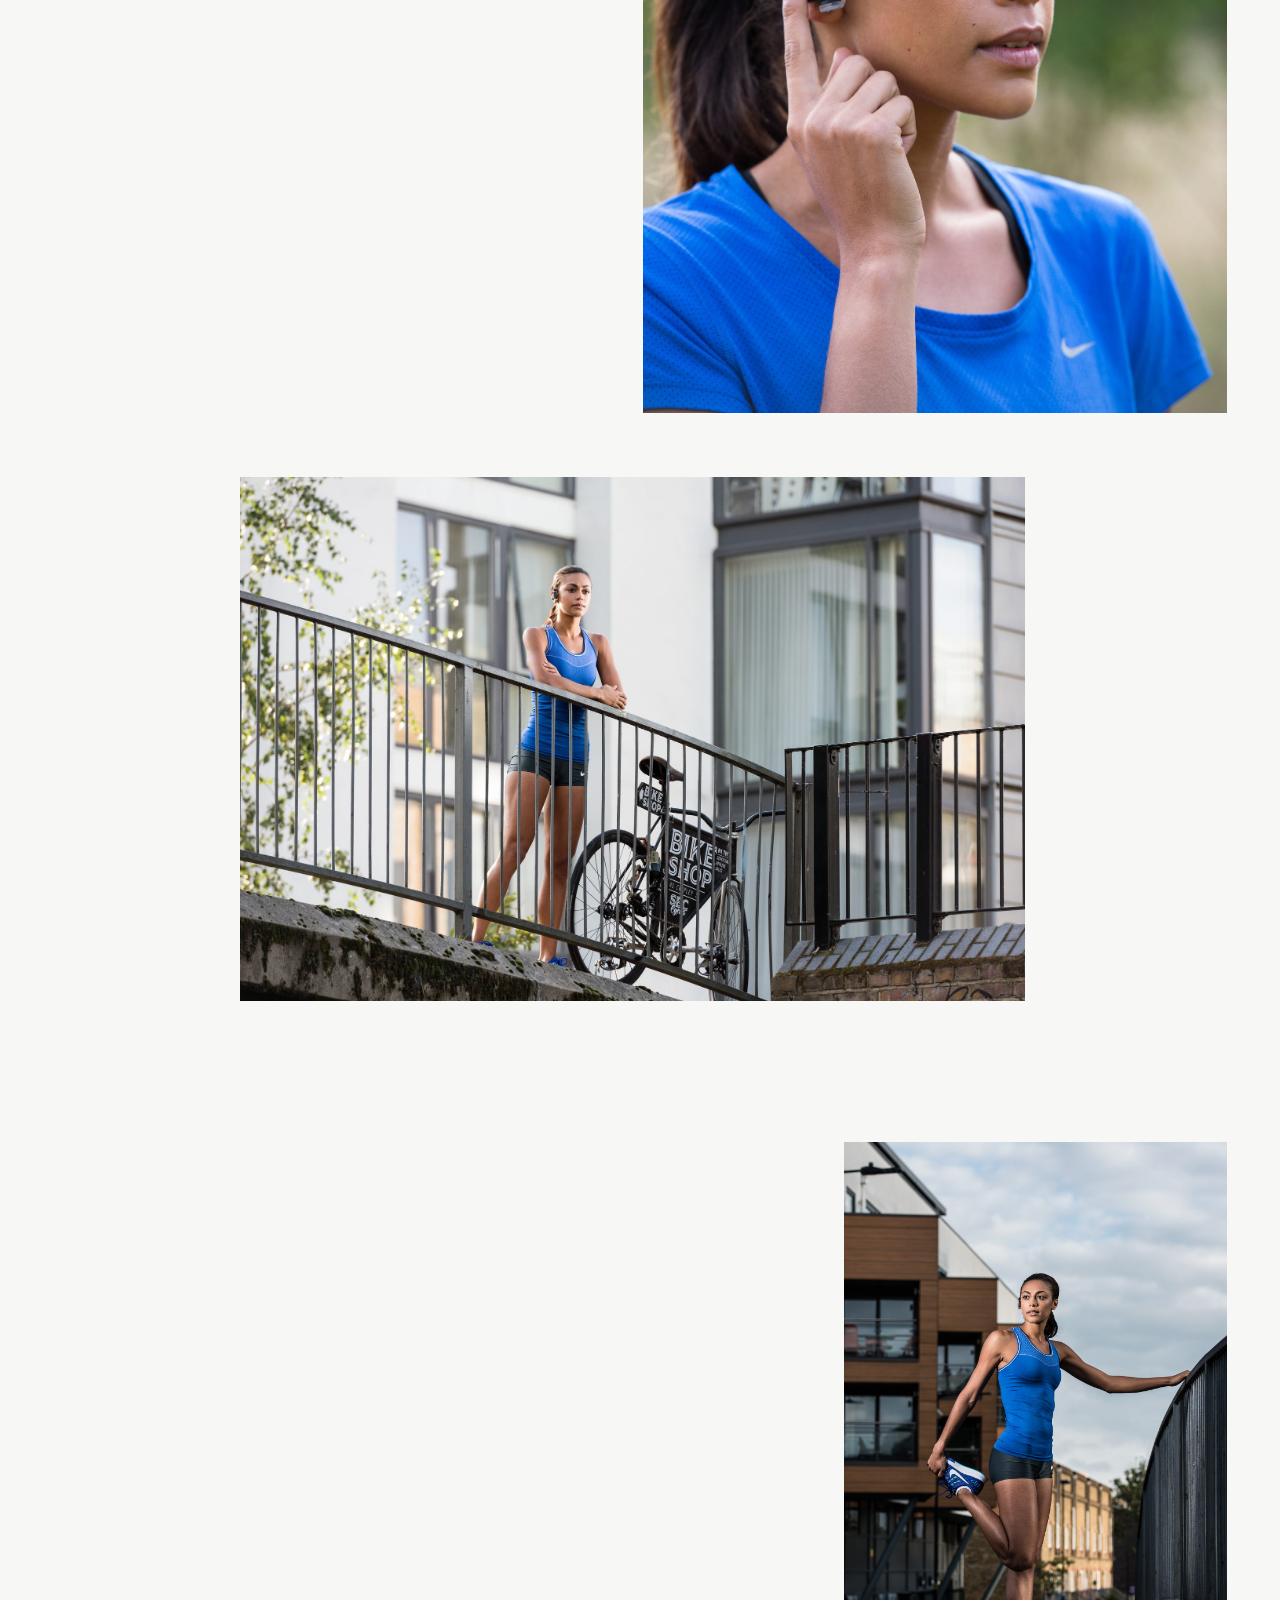
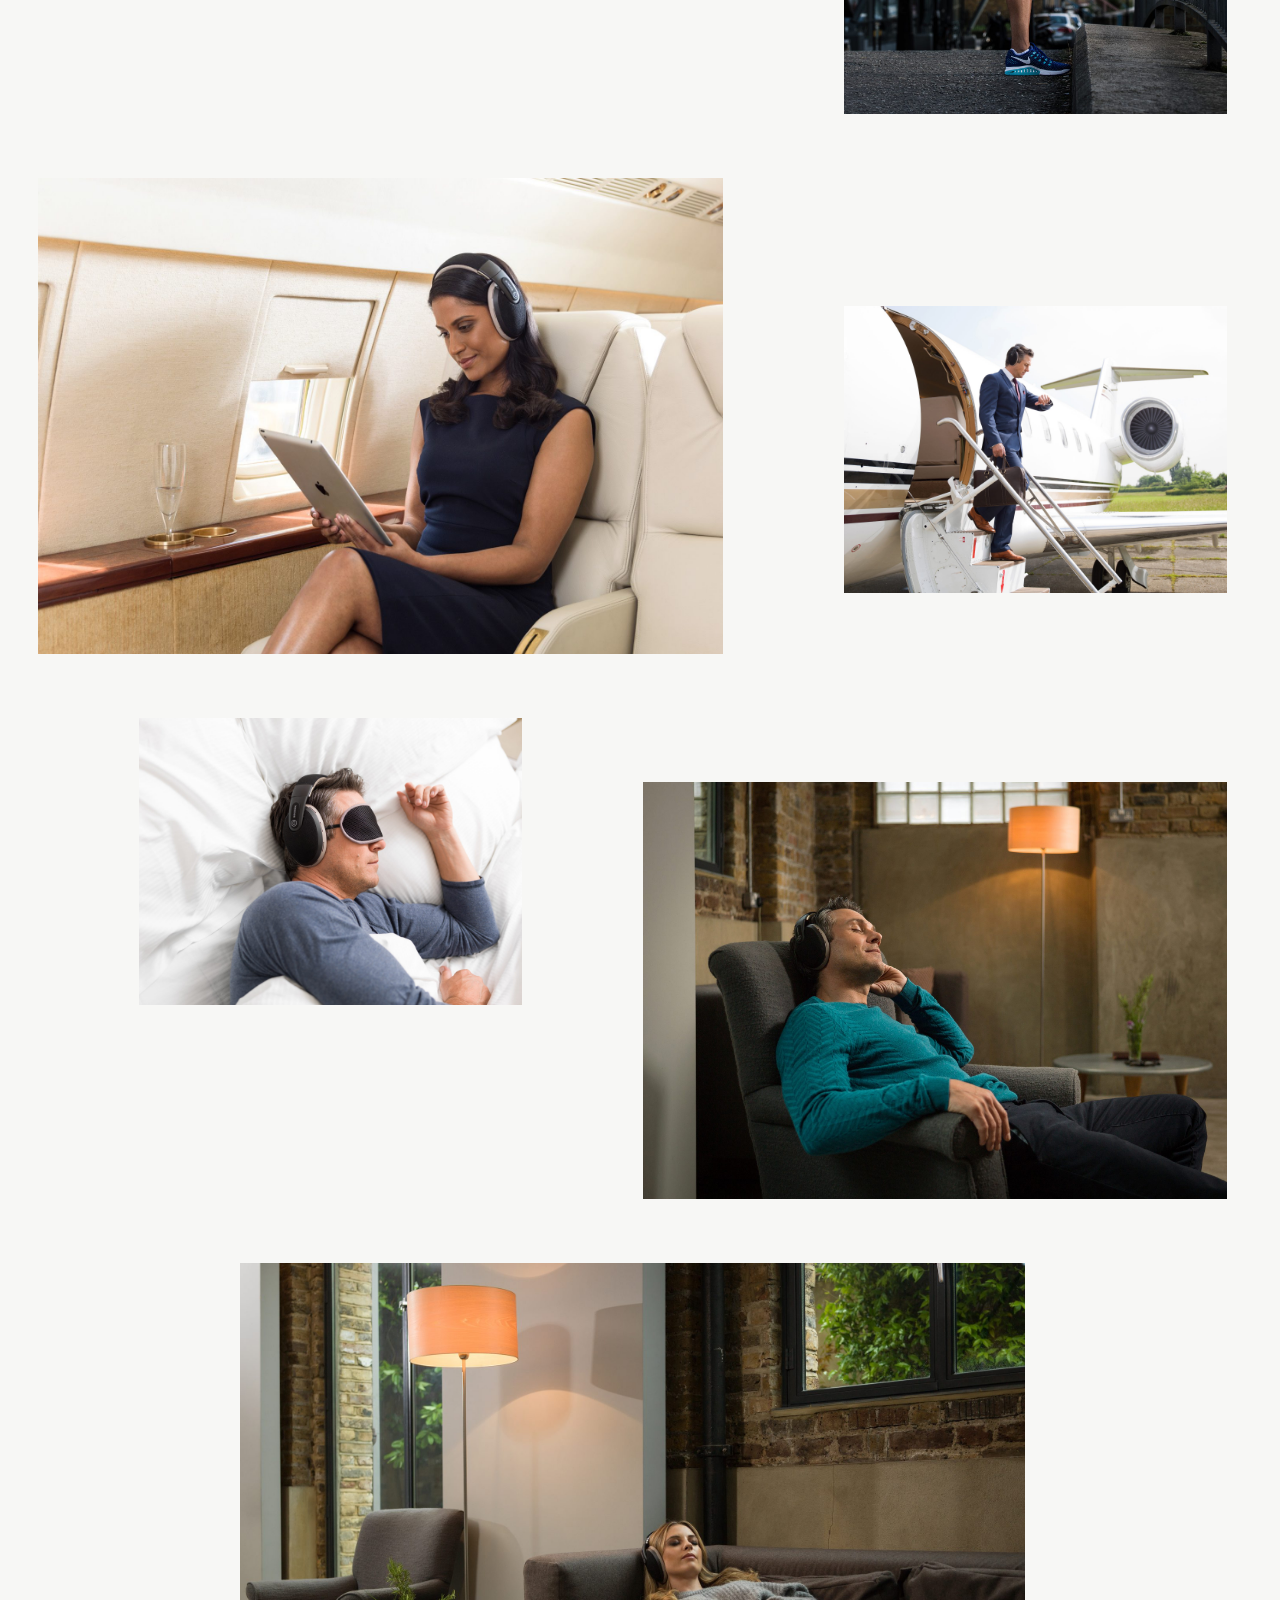
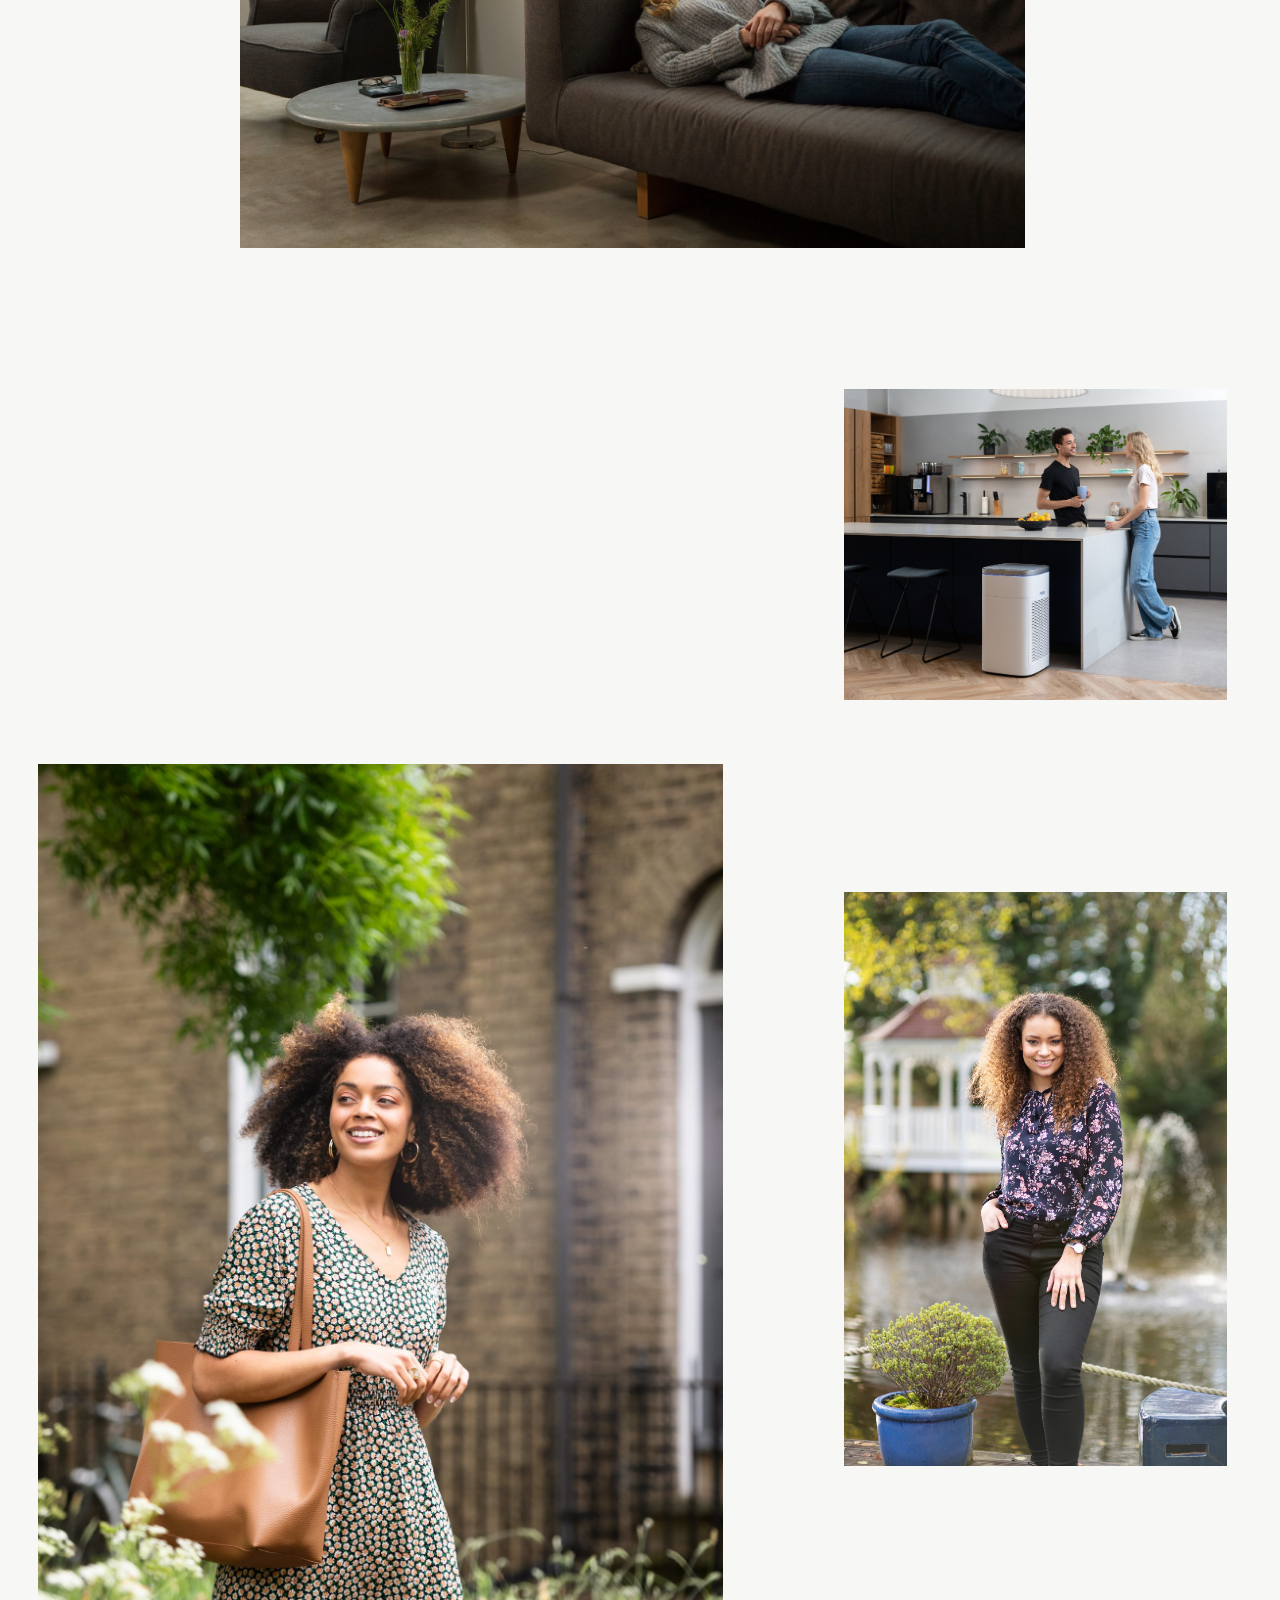
<file: photography/portrait-lifestyle/index.html>
<!doctype html>
<html lang="en-GB">
<head>
  <meta charset="utf-8">
  <meta name="robots" content="noindex, nofollow">
  <meta name="viewport" content="width=device-width, initial-scale=1, viewport-fit=cover">
  <title>Portrait &amp; Lifestyle Photography | Mark Sims</title>
  <meta name="description" content="Corporate portraits, business and lifestyle photography, from St Albans to London and the South East.">
  <link rel="canonical" href="https://www.marksims.co.uk/photography/portrait-lifestyle/">
  <meta property="og:type" content="website">
  <meta property="og:site_name" content="Mark Sims Photography &amp; Video">
  <meta property="og:title" content="Portrait &amp; Lifestyle Photography | Mark Sims">
  <meta property="og:description" content="Corporate portraits, business and lifestyle photography, from St Albans to London and the South East.">
  <meta property="og:url" content="https://www.marksims.co.uk/photography/portrait-lifestyle/">
  <meta name="theme-color" content="#f7f7f5">
  <link rel="icon" href="../../img/brand/favicon.png" type="image/png">
  <link rel="apple-touch-icon" href="../../img/brand/apple-touch-icon.png">
  <link rel="preload" href="../../fonts/inter-300-800.woff2" as="font" type="font/woff2" crossorigin>
  <link rel="stylesheet" href="../../css/site.css">
  <link rel="stylesheet" href="../../css/lightbox.css">
  <script src="../../js/early.js"></script>
</head>
<body class="page-rec cmstemplate_site">
  <a class="skip" href="#main">Skip to content</a>
  <header class="hdr cmsobject_site-header" data-hdr>
    <a class="logo" href="../../" aria-label="Mark Sims Photography and Video, home">
      <img class="logo-mark logo-ink" src="../../img/brand/mark-black.png" alt="" width="468" height="468">
      <img class="logo-mark logo-light" src="../../img/brand/mark-white.png" alt="" width="468" height="468">
      <img class="logo-name logo-ink" src="../../img/brand/name-black.png" alt="Mark Sims" width="1500" height="165">
      <img class="logo-name logo-light" src="../../img/brand/name-white.png" alt="" width="1500" height="165">
    </a>
    <button class="menu-btn" type="button" aria-expanded="false" aria-controls="main-nav" data-menu><span class="menu-word">Menu</span><span class="menu-bars" aria-hidden="true"></span></button>
    <nav class="nav cmsnavigation_main-nav" id="main-nav" aria-label="Main">
      <a href="../../photography/">Photography</a>
      <a href="../../videography/">Videography</a>
      <a href="../../about/">About</a>
      <a href="../../contact/">Contact</a>
    </nav>
  </header>
  <main id="main" class="rec rec-cat">
    <article class="rec-wrap">
      <header class="rec-head">
        <p class="rec-back"><a href="../../photography/">Photography</a></p>
        <h1 class="rec-title">Portrait &amp; Lifestyle</h1>
      </header>
      <figure class="rec-lead"><img src="../../img/photography/portrait-lifestyle/018.jpg" alt="Portrait &amp; Lifestyle" width="1488" height="2000" decoding="async"></figure>
      <div class="rec-story">
        <p>Corporate portraits, business and lifestyle photography, from St Albans to London and the South East.</p>
      </div>
      <div class="rec-gallery" data-lb-mode="single">
        <figure class="rec-pic"><a href="../../img/photography/portrait-lifestyle/001.jpg"><img src="../../img/photography/portrait-lifestyle/001.jpg" alt="Portrait &amp; Lifestyle: photograph 1 of 75" width="2000" height="1270" decoding="async"></a></figure>
        <figure class="rec-pic"><a href="../../img/photography/portrait-lifestyle/002.jpg"><img src="../../img/photography/portrait-lifestyle/002.jpg" alt="Portrait &amp; Lifestyle: photograph 2 of 75" width="1428" height="2000" decoding="async"></a></figure>
        <figure class="rec-pic"><a href="../../img/photography/portrait-lifestyle/003.jpg"><img src="../../img/photography/portrait-lifestyle/003.jpg" alt="Portrait &amp; Lifestyle: photograph 3 of 75" width="1398" height="2000" decoding="async"></a></figure>
        <figure class="rec-pic"><a href="../../img/photography/portrait-lifestyle/004.jpg"><img src="../../img/photography/portrait-lifestyle/004.jpg" alt="Portrait &amp; Lifestyle: photograph 4 of 75" width="1065" height="1600" decoding="async"></a></figure>
        <figure class="rec-pic"><a href="../../img/photography/portrait-lifestyle/005.jpg"><img src="../../img/photography/portrait-lifestyle/005.jpg" alt="Portrait &amp; Lifestyle: photograph 5 of 75" width="2000" height="2000" loading="lazy" decoding="async"></a></figure>
        <figure class="rec-pic"><a href="../../img/photography/portrait-lifestyle/006.jpg"><img src="../../img/photography/portrait-lifestyle/006.jpg" alt="Portrait &amp; Lifestyle: photograph 6 of 75" width="2000" height="1332" loading="lazy" decoding="async"></a></figure>
        <figure class="rec-pic"><a href="../../img/photography/portrait-lifestyle/007.jpg"><img src="../../img/photography/portrait-lifestyle/007.jpg" alt="Portrait &amp; Lifestyle: photograph 7 of 75" width="2000" height="1331" loading="lazy" decoding="async"></a></figure>
        <figure class="rec-pic"><a href="../../img/photography/portrait-lifestyle/008.jpg"><img src="../../img/photography/portrait-lifestyle/008.jpg" alt="Portrait &amp; Lifestyle: photograph 8 of 75" width="2000" height="1333" loading="lazy" decoding="async"></a></figure>
        <figure class="rec-pic"><a href="../../img/photography/portrait-lifestyle/009.jpg"><img src="../../img/photography/portrait-lifestyle/009.jpg" alt="Portrait &amp; Lifestyle: photograph 9 of 75" width="2000" height="1331" loading="lazy" decoding="async"></a></figure>
        <figure class="rec-pic"><a href="../../img/photography/portrait-lifestyle/010.jpg"><img src="../../img/photography/portrait-lifestyle/010.jpg" alt="Portrait &amp; Lifestyle: photograph 10 of 75" width="2000" height="1329" loading="lazy" decoding="async"></a></figure>
        <figure class="rec-pic"><a href="../../img/photography/portrait-lifestyle/011.jpg"><img src="../../img/photography/portrait-lifestyle/011.jpg" alt="Portrait &amp; Lifestyle: photograph 11 of 75" width="2000" height="2000" loading="lazy" decoding="async"></a></figure>
        <figure class="rec-pic"><a href="../../img/photography/portrait-lifestyle/012.jpg"><img src="../../img/photography/portrait-lifestyle/012.jpg" alt="Portrait &amp; Lifestyle: photograph 12 of 75" width="2000" height="1333" loading="lazy" decoding="async"></a></figure>
        <figure class="rec-pic"><a href="../../img/photography/portrait-lifestyle/013.jpg"><img src="../../img/photography/portrait-lifestyle/013.jpg" alt="Portrait &amp; Lifestyle: photograph 13 of 75" width="1429" height="2000" loading="lazy" decoding="async"></a></figure>
        <figure class="rec-pic"><a href="../../img/photography/portrait-lifestyle/014.jpg"><img src="../../img/photography/portrait-lifestyle/014.jpg" alt="Portrait &amp; Lifestyle: photograph 14 of 75" width="1600" height="1073" loading="lazy" decoding="async"></a></figure>
        <figure class="rec-pic"><a href="../../img/photography/portrait-lifestyle/015.jpg"><img src="../../img/photography/portrait-lifestyle/015.jpg" alt="Portrait &amp; Lifestyle: photograph 15 of 75" width="1331" height="2000" loading="lazy" decoding="async"></a></figure>
        <figure class="rec-pic"><a href="../../img/photography/portrait-lifestyle/016.jpg"><img src="../../img/photography/portrait-lifestyle/016.jpg" alt="Portrait &amp; Lifestyle: photograph 16 of 75" width="2000" height="1374" loading="lazy" decoding="async"></a></figure>
        <figure class="rec-pic"><a href="../../img/photography/portrait-lifestyle/017.jpg"><img src="../../img/photography/portrait-lifestyle/017.jpg" alt="Portrait &amp; Lifestyle: photograph 17 of 75" width="1851" height="2000" loading="lazy" decoding="async"></a></figure>
        <figure class="rec-pic"><a href="../../img/photography/portrait-lifestyle/018.jpg"><img src="../../img/photography/portrait-lifestyle/018.jpg" alt="Portrait &amp; Lifestyle: photograph 18 of 75" width="1488" height="2000" loading="lazy" decoding="async"></a></figure>
        <figure class="rec-pic"><a href="../../img/photography/portrait-lifestyle/019.jpg"><img src="../../img/photography/portrait-lifestyle/019.jpg" alt="Portrait &amp; Lifestyle: photograph 19 of 75" width="2000" height="1312" loading="lazy" decoding="async"></a></figure>
        <figure class="rec-pic"><a href="../../img/photography/portrait-lifestyle/020.jpg"><img src="../../img/photography/portrait-lifestyle/020.jpg" alt="Portrait &amp; Lifestyle: photograph 20 of 75" width="1499" height="2000" loading="lazy" decoding="async"></a></figure>
        <figure class="rec-pic"><a href="../../img/photography/portrait-lifestyle/021.jpg"><img src="../../img/photography/portrait-lifestyle/021.jpg" alt="Portrait &amp; Lifestyle: photograph 21 of 75" width="2000" height="1438" loading="lazy" decoding="async"></a></figure>
        <figure class="rec-pic"><a href="../../img/photography/portrait-lifestyle/022.jpg"><img src="../../img/photography/portrait-lifestyle/022.jpg" alt="Portrait &amp; Lifestyle: photograph 22 of 75" width="1429" height="2000" loading="lazy" decoding="async"></a></figure>
        <figure class="rec-pic"><a href="../../img/photography/portrait-lifestyle/023.jpg"><img src="../../img/photography/portrait-lifestyle/023.jpg" alt="Portrait &amp; Lifestyle: photograph 23 of 75" width="2000" height="1335" loading="lazy" decoding="async"></a></figure>
        <figure class="rec-pic"><a href="../../img/photography/portrait-lifestyle/024.jpg"><img src="../../img/photography/portrait-lifestyle/024.jpg" alt="Portrait &amp; Lifestyle: photograph 24 of 75" width="1335" height="2000" loading="lazy" decoding="async"></a></figure>
        <figure class="rec-pic"><a href="../../img/photography/portrait-lifestyle/025.jpg"><img src="../../img/photography/portrait-lifestyle/025.jpg" alt="Portrait &amp; Lifestyle: photograph 25 of 75" width="1600" height="1112" loading="lazy" decoding="async"></a></figure>
        <figure class="rec-pic"><a href="../../img/photography/portrait-lifestyle/026.jpg"><img src="../../img/photography/portrait-lifestyle/026.jpg" alt="Portrait &amp; Lifestyle: photograph 26 of 75" width="2000" height="1500" loading="lazy" decoding="async"></a></figure>
        <figure class="rec-pic"><a href="../../img/photography/portrait-lifestyle/027.jpg"><img src="../../img/photography/portrait-lifestyle/027.jpg" alt="Portrait &amp; Lifestyle: photograph 27 of 75" width="2000" height="1500" loading="lazy" decoding="async"></a></figure>
        <figure class="rec-pic"><a href="../../img/photography/portrait-lifestyle/028.jpg"><img src="../../img/photography/portrait-lifestyle/028.jpg" alt="Portrait &amp; Lifestyle: photograph 28 of 75" width="2000" height="1428" loading="lazy" decoding="async"></a></figure>
        <figure class="rec-pic"><a href="../../img/photography/portrait-lifestyle/029.jpg"><img src="../../img/photography/portrait-lifestyle/029.jpg" alt="Portrait &amp; Lifestyle: photograph 29 of 75" width="2000" height="1490" loading="lazy" decoding="async"></a></figure>
        <figure class="rec-pic"><a href="../../img/photography/portrait-lifestyle/030.jpg"><img src="../../img/photography/portrait-lifestyle/030.jpg" alt="Portrait &amp; Lifestyle: photograph 30 of 75" width="2000" height="1627" loading="lazy" decoding="async"></a></figure>
        <figure class="rec-pic"><a href="../../img/photography/portrait-lifestyle/031.jpg"><img src="../../img/photography/portrait-lifestyle/031.jpg" alt="Portrait &amp; Lifestyle: photograph 31 of 75" width="1398" height="2000" loading="lazy" decoding="async"></a></figure>
        <figure class="rec-pic"><a href="../../img/photography/portrait-lifestyle/032.jpg"><img src="../../img/photography/portrait-lifestyle/032.jpg" alt="Portrait &amp; Lifestyle: photograph 32 of 75" width="1333" height="2000" loading="lazy" decoding="async"></a></figure>
        <figure class="rec-pic"><a href="../../img/photography/portrait-lifestyle/033.jpg"><img src="../../img/photography/portrait-lifestyle/033.jpg" alt="Portrait &amp; Lifestyle: photograph 33 of 75" width="2000" height="1619" loading="lazy" decoding="async"></a></figure>
        <figure class="rec-pic"><a href="../../img/photography/portrait-lifestyle/034.jpg"><img src="../../img/photography/portrait-lifestyle/034.jpg" alt="Portrait &amp; Lifestyle: photograph 34 of 75" width="2000" height="1393" loading="lazy" decoding="async"></a></figure>
        <figure class="rec-pic"><a href="../../img/photography/portrait-lifestyle/035.jpg"><img src="../../img/photography/portrait-lifestyle/035.jpg" alt="Portrait &amp; Lifestyle: photograph 35 of 75" width="2000" height="1335" loading="lazy" decoding="async"></a></figure>
        <figure class="rec-pic"><a href="../../img/photography/portrait-lifestyle/036.jpg"><img src="../../img/photography/portrait-lifestyle/036.jpg" alt="Portrait &amp; Lifestyle: photograph 36 of 75" width="1335" height="2000" loading="lazy" decoding="async"></a></figure>
        <figure class="rec-pic"><a href="../../img/photography/portrait-lifestyle/037.jpg"><img src="../../img/photography/portrait-lifestyle/037.jpg" alt="Portrait &amp; Lifestyle: photograph 37 of 75" width="2000" height="1272" loading="lazy" decoding="async"></a></figure>
        <figure class="rec-pic"><a href="../../img/photography/portrait-lifestyle/038.jpg"><img src="../../img/photography/portrait-lifestyle/038.jpg" alt="Portrait &amp; Lifestyle: photograph 38 of 75" width="2000" height="1332" loading="lazy" decoding="async"></a></figure>
        <figure class="rec-pic"><a href="../../img/photography/portrait-lifestyle/039.jpg"><img src="../../img/photography/portrait-lifestyle/039.jpg" alt="Portrait &amp; Lifestyle: photograph 39 of 75" width="2000" height="1174" loading="lazy" decoding="async"></a></figure>
        <figure class="rec-pic"><a href="../../img/photography/portrait-lifestyle/040.jpg"><img src="../../img/photography/portrait-lifestyle/040.jpg" alt="Portrait &amp; Lifestyle: photograph 40 of 75" width="2000" height="1335" loading="lazy" decoding="async"></a></figure>
        <figure class="rec-pic"><a href="../../img/photography/portrait-lifestyle/041.jpg"><img src="../../img/photography/portrait-lifestyle/041.jpg" alt="Portrait &amp; Lifestyle: photograph 41 of 75" width="2000" height="1331" loading="lazy" decoding="async"></a></figure>
        <figure class="rec-pic"><a href="../../img/photography/portrait-lifestyle/042.jpg"><img src="../../img/photography/portrait-lifestyle/042.jpg" alt="Portrait &amp; Lifestyle: photograph 42 of 75" width="1500" height="998" loading="lazy" decoding="async"></a></figure>
        <figure class="rec-pic"><a href="../../img/photography/portrait-lifestyle/043.jpg"><img src="../../img/photography/portrait-lifestyle/043.jpg" alt="Portrait &amp; Lifestyle: photograph 43 of 75" width="2000" height="1331" loading="lazy" decoding="async"></a></figure>
        <figure class="rec-pic"><a href="../../img/photography/portrait-lifestyle/044.jpg"><img src="../../img/photography/portrait-lifestyle/044.jpg" alt="Portrait &amp; Lifestyle: photograph 44 of 75" width="2000" height="1331" loading="lazy" decoding="async"></a></figure>
        <figure class="rec-pic"><a href="../../img/photography/portrait-lifestyle/045.jpg"><img src="../../img/photography/portrait-lifestyle/045.jpg" alt="Portrait &amp; Lifestyle: photograph 45 of 75" width="2000" height="1331" loading="lazy" decoding="async"></a></figure>
        <figure class="rec-pic"><a href="../../img/photography/portrait-lifestyle/046.jpg"><img src="../../img/photography/portrait-lifestyle/046.jpg" alt="Portrait &amp; Lifestyle: photograph 46 of 75" width="2000" height="2000" loading="lazy" decoding="async"></a></figure>
        <figure class="rec-pic"><a href="../../img/photography/portrait-lifestyle/047.jpg"><img src="../../img/photography/portrait-lifestyle/047.jpg" alt="Portrait &amp; Lifestyle: photograph 47 of 75" width="1333" height="2000" loading="lazy" decoding="async"></a></figure>
        <figure class="rec-pic"><a href="../../img/photography/portrait-lifestyle/048.jpg"><img src="../../img/photography/portrait-lifestyle/048.jpg" alt="Portrait &amp; Lifestyle: photograph 48 of 75" width="2000" height="1429" loading="lazy" decoding="async"></a></figure>
        <figure class="rec-pic"><a href="../../img/photography/portrait-lifestyle/049.jpg"><img src="../../img/photography/portrait-lifestyle/049.jpg" alt="Portrait &amp; Lifestyle: photograph 49 of 75" width="1394" height="2000" loading="lazy" decoding="async"></a></figure>
        <figure class="rec-pic"><a href="../../img/photography/portrait-lifestyle/050.jpg"><img src="../../img/photography/portrait-lifestyle/050.jpg" alt="Portrait &amp; Lifestyle: photograph 50 of 75" width="1500" height="2000" loading="lazy" decoding="async"></a></figure>
        <figure class="rec-pic"><a href="../../img/photography/portrait-lifestyle/051.jpg"><img src="../../img/photography/portrait-lifestyle/051.jpg" alt="Portrait &amp; Lifestyle: photograph 51 of 75" width="1500" height="2000" loading="lazy" decoding="async"></a></figure>
        <figure class="rec-pic"><a href="../../img/photography/portrait-lifestyle/052.jpg"><img src="../../img/photography/portrait-lifestyle/052.jpg" alt="Portrait &amp; Lifestyle: photograph 52 of 75" width="1600" height="1143" loading="lazy" decoding="async"></a></figure>
        <figure class="rec-pic"><a href="../../img/photography/portrait-lifestyle/053.jpg"><img src="../../img/photography/portrait-lifestyle/053.jpg" alt="Portrait &amp; Lifestyle: photograph 53 of 75" width="1429" height="2000" loading="lazy" decoding="async"></a></figure>
        <figure class="rec-pic"><a href="../../img/photography/portrait-lifestyle/054.jpg"><img src="../../img/photography/portrait-lifestyle/054.jpg" alt="Portrait &amp; Lifestyle: photograph 54 of 75" width="2000" height="1587" loading="lazy" decoding="async"></a></figure>
        <figure class="rec-pic"><a href="../../img/photography/portrait-lifestyle/055.jpg"><img src="../../img/photography/portrait-lifestyle/055.jpg" alt="Portrait &amp; Lifestyle: photograph 55 of 75" width="2000" height="1500" loading="lazy" decoding="async"></a></figure>
        <figure class="rec-pic"><a href="../../img/photography/portrait-lifestyle/056.jpg"><img src="../../img/photography/portrait-lifestyle/056.jpg" alt="Portrait &amp; Lifestyle: photograph 56 of 75" width="1527" height="2000" loading="lazy" decoding="async"></a></figure>
        <figure class="rec-pic"><a href="../../img/photography/portrait-lifestyle/057.jpg"><img src="../../img/photography/portrait-lifestyle/057.jpg" alt="Portrait &amp; Lifestyle: photograph 57 of 75" width="1000" height="665" loading="lazy" decoding="async"></a></figure>
        <figure class="rec-pic"><a href="../../img/photography/portrait-lifestyle/058.jpg"><img src="../../img/photography/portrait-lifestyle/058.jpg" alt="Portrait &amp; Lifestyle: photograph 58 of 75" width="1000" height="665" loading="lazy" decoding="async"></a></figure>
        <figure class="rec-pic"><a href="../../img/photography/portrait-lifestyle/059.jpg"><img src="../../img/photography/portrait-lifestyle/059.jpg" alt="Portrait &amp; Lifestyle: photograph 59 of 75" width="1000" height="665" loading="lazy" decoding="async"></a></figure>
        <figure class="rec-pic"><a href="../../img/photography/portrait-lifestyle/060.jpg"><img src="../../img/photography/portrait-lifestyle/060.jpg" alt="Portrait &amp; Lifestyle: photograph 60 of 75" width="2000" height="1330" loading="lazy" decoding="async"></a></figure>
        <figure class="rec-pic"><a href="../../img/photography/portrait-lifestyle/061.jpg"><img src="../../img/photography/portrait-lifestyle/061.jpg" alt="Portrait &amp; Lifestyle: photograph 61 of 75" width="2000" height="1331" loading="lazy" decoding="async"></a></figure>
        <figure class="rec-pic"><a href="../../img/photography/portrait-lifestyle/062.jpg"><img src="../../img/photography/portrait-lifestyle/062.jpg" alt="Portrait &amp; Lifestyle: photograph 62 of 75" width="2000" height="1331" loading="lazy" decoding="async"></a></figure>
        <figure class="rec-pic"><a href="../../img/photography/portrait-lifestyle/063.jpg"><img src="../../img/photography/portrait-lifestyle/063.jpg" alt="Portrait &amp; Lifestyle: photograph 63 of 75" width="2000" height="1333" loading="lazy" decoding="async"></a></figure>
        <figure class="rec-pic"><a href="../../img/photography/portrait-lifestyle/064.jpg"><img src="../../img/photography/portrait-lifestyle/064.jpg" alt="Portrait &amp; Lifestyle: photograph 64 of 75" width="2000" height="1335" loading="lazy" decoding="async"></a></figure>
        <figure class="rec-pic"><a href="../../img/photography/portrait-lifestyle/065.jpg"><img src="../../img/photography/portrait-lifestyle/065.jpg" alt="Portrait &amp; Lifestyle: photograph 65 of 75" width="2000" height="1331" loading="lazy" decoding="async"></a></figure>
        <figure class="rec-pic"><a href="../../img/photography/portrait-lifestyle/066.jpg"><img src="../../img/photography/portrait-lifestyle/066.jpg" alt="Portrait &amp; Lifestyle: photograph 66 of 75" width="2000" height="1500" loading="lazy" decoding="async"></a></figure>
        <figure class="rec-pic"><a href="../../img/photography/portrait-lifestyle/067.jpg"><img src="../../img/photography/portrait-lifestyle/067.jpg" alt="Portrait &amp; Lifestyle: photograph 67 of 75" width="2000" height="1500" loading="lazy" decoding="async"></a></figure>
        <figure class="rec-pic"><a href="../../img/photography/portrait-lifestyle/068.jpg"><img src="../../img/photography/portrait-lifestyle/068.jpg" alt="Portrait &amp; Lifestyle: photograph 68 of 75" width="1600" height="1200" loading="lazy" decoding="async"></a></figure>
        <figure class="rec-pic"><a href="../../img/photography/portrait-lifestyle/069.jpg"><img src="../../img/photography/portrait-lifestyle/069.jpg" alt="Portrait &amp; Lifestyle: photograph 69 of 75" width="2000" height="1500" loading="lazy" decoding="async"></a></figure>
        <figure class="rec-pic"><a href="../../img/photography/portrait-lifestyle/070.jpg"><img src="../../img/photography/portrait-lifestyle/070.jpg" alt="Portrait &amp; Lifestyle: photograph 70 of 75" width="1333" height="2000" loading="lazy" decoding="async"></a></figure>
        <figure class="rec-pic"><a href="../../img/photography/portrait-lifestyle/071.jpg"><img src="../../img/photography/portrait-lifestyle/071.jpg" alt="Portrait &amp; Lifestyle: photograph 71 of 75" width="2000" height="1521" loading="lazy" decoding="async"></a></figure>
        <figure class="rec-pic"><a href="../../img/photography/portrait-lifestyle/072.jpg"><img src="../../img/photography/portrait-lifestyle/072.jpg" alt="Portrait &amp; Lifestyle: photograph 72 of 75" width="2000" height="1296" loading="lazy" decoding="async"></a></figure>
        <figure class="rec-pic"><a href="../../img/photography/portrait-lifestyle/073.jpg"><img src="../../img/photography/portrait-lifestyle/073.jpg" alt="Portrait &amp; Lifestyle: photograph 73 of 75" width="2000" height="1333" loading="lazy" decoding="async"></a></figure>
        <figure class="rec-pic"><a href="../../img/photography/portrait-lifestyle/074.jpg"><img src="../../img/photography/portrait-lifestyle/074.jpg" alt="Portrait &amp; Lifestyle: photograph 74 of 75" width="2000" height="1333" loading="lazy" decoding="async"></a></figure>
        <figure class="rec-pic"><a href="../../img/photography/portrait-lifestyle/075.jpg"><img src="../../img/photography/portrait-lifestyle/075.jpg" alt="Portrait &amp; Lifestyle: photograph 75 of 75" width="2000" height="1333" loading="lazy" decoding="async"></a></figure>
      </div>
    </article>
  </main>
  <footer class="ftr cmsobject_site-footer">
    <div class="ftr-cta">
      <p class="ftr-big">Have a shoot in mind?</p>
      <a class="btn btn-accent" href="../../contact/">Start a project <span aria-hidden="true">→</span></a>
    </div>
    <div class="ftr-grid">
      <div class="ftr-col">
        <h2 class="ftr-h">Site map</h2>
        <nav class="ftr-nav cmsnavigation_footer-nav" aria-label="Site map">
          <a href="../../">Home</a>
          <a href="../../about/">About</a>
          <a href="../../photography/">Photography</a>
          <a href="../../videography/">Videography</a>
          <a href="../../contact/">Contact</a>
        </nav>
      </div>
      <div class="ftr-col">
        <h2 class="ftr-h">Photography</h2>
        <ul class="ftr-cats" data-cats>
          <li><a href="../../photography/architecture-interiors/">Architecture &amp; Interiors</a></li>
          <li><a href="../../photography/portrait-lifestyle/">Portrait &amp; Lifestyle</a></li>
          <li><a href="../../photography/product/">Product</a></li>
          <li><a href="../../photography/superyachts/">Superyachts</a></li>
          <li><a href="../../photography/urban-landscape/">Urban Environment &amp; Landscape</a></li>
          <li><a href="../../photography/aerial/">Aerial</a></li>
          <li><a href="../../photography/automotive/">Automotive</a></li>
          <li><a href="../../photography/care-sector/">Care sector</a></li>
          <li><a href="../../photography/events/">Events</a></li>
        </ul>
      </div>
      <div class="ftr-col">
        <h2 class="ftr-h">Contact</h2>
        <p><a href="mailto:mark@marksims.co.uk">mark@marksims.co.uk</a><br><a href="tel:+447887843138">+44 (0) 7887 843138</a><br>St Albans, Hertfordshire</p>
      </div>
      <div class="ftr-col">
        <h2 class="ftr-h">Follow</h2>
        <p><a href="https://www.instagram.com/marksimsphotography/" target="_blank" rel="noopener">Instagram ↗</a><br><a href="https://www.facebook.com/marksimsphoto/" target="_blank" rel="noopener">Facebook ↗</a></p>
      </div>
    </div>
    <div class="ftr-base">
      <img class="ftr-mark" src="../../img/brand/mark-white.png" alt="" width="468" height="468">
      <span>© 2026 Mark Sims Photography</span>
      <span>Member of the Association of Photographers · CAA authorised drone operator</span>
      <a href="#" data-cnx-consent>Cookie settings</a>
    </div>
  </footer>
  <script src="../../js/lightbox.js"></script>
  <script src="../../js/site.js"></script>
</body>
</html>
</file>
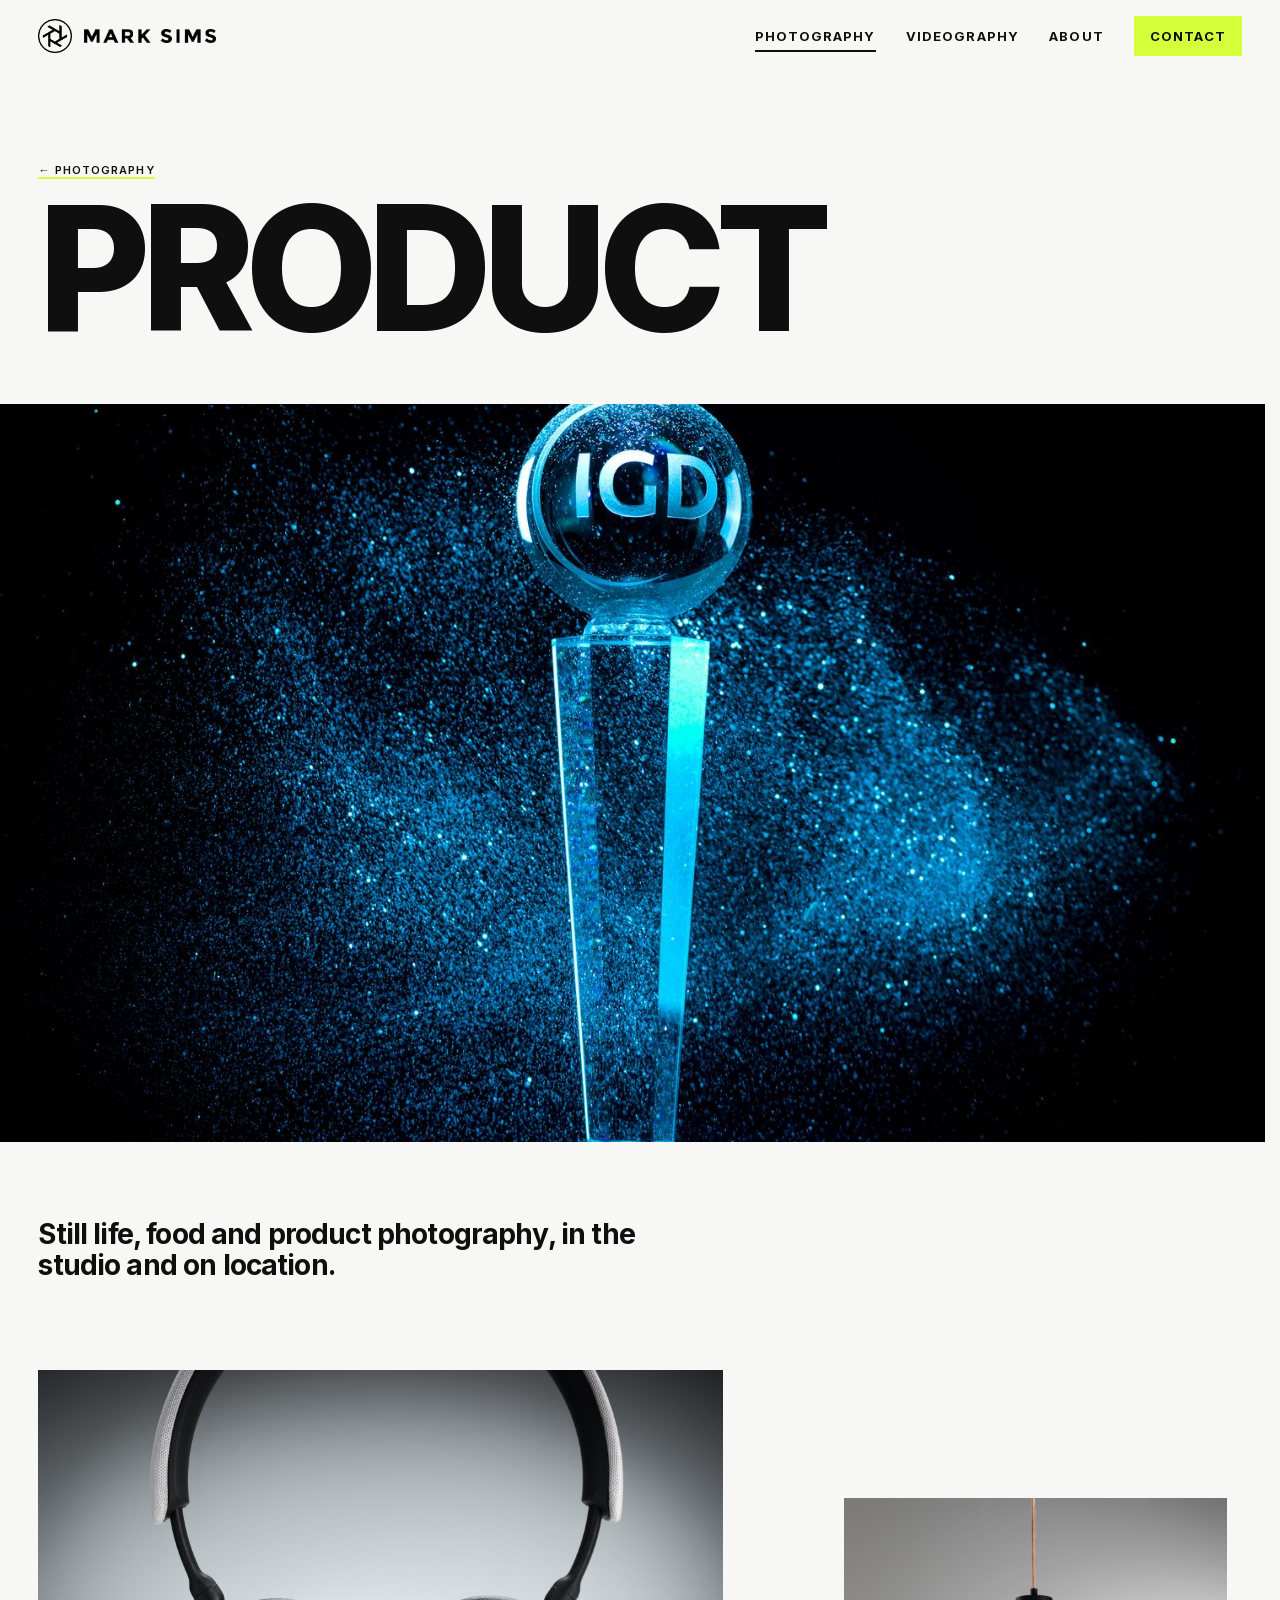
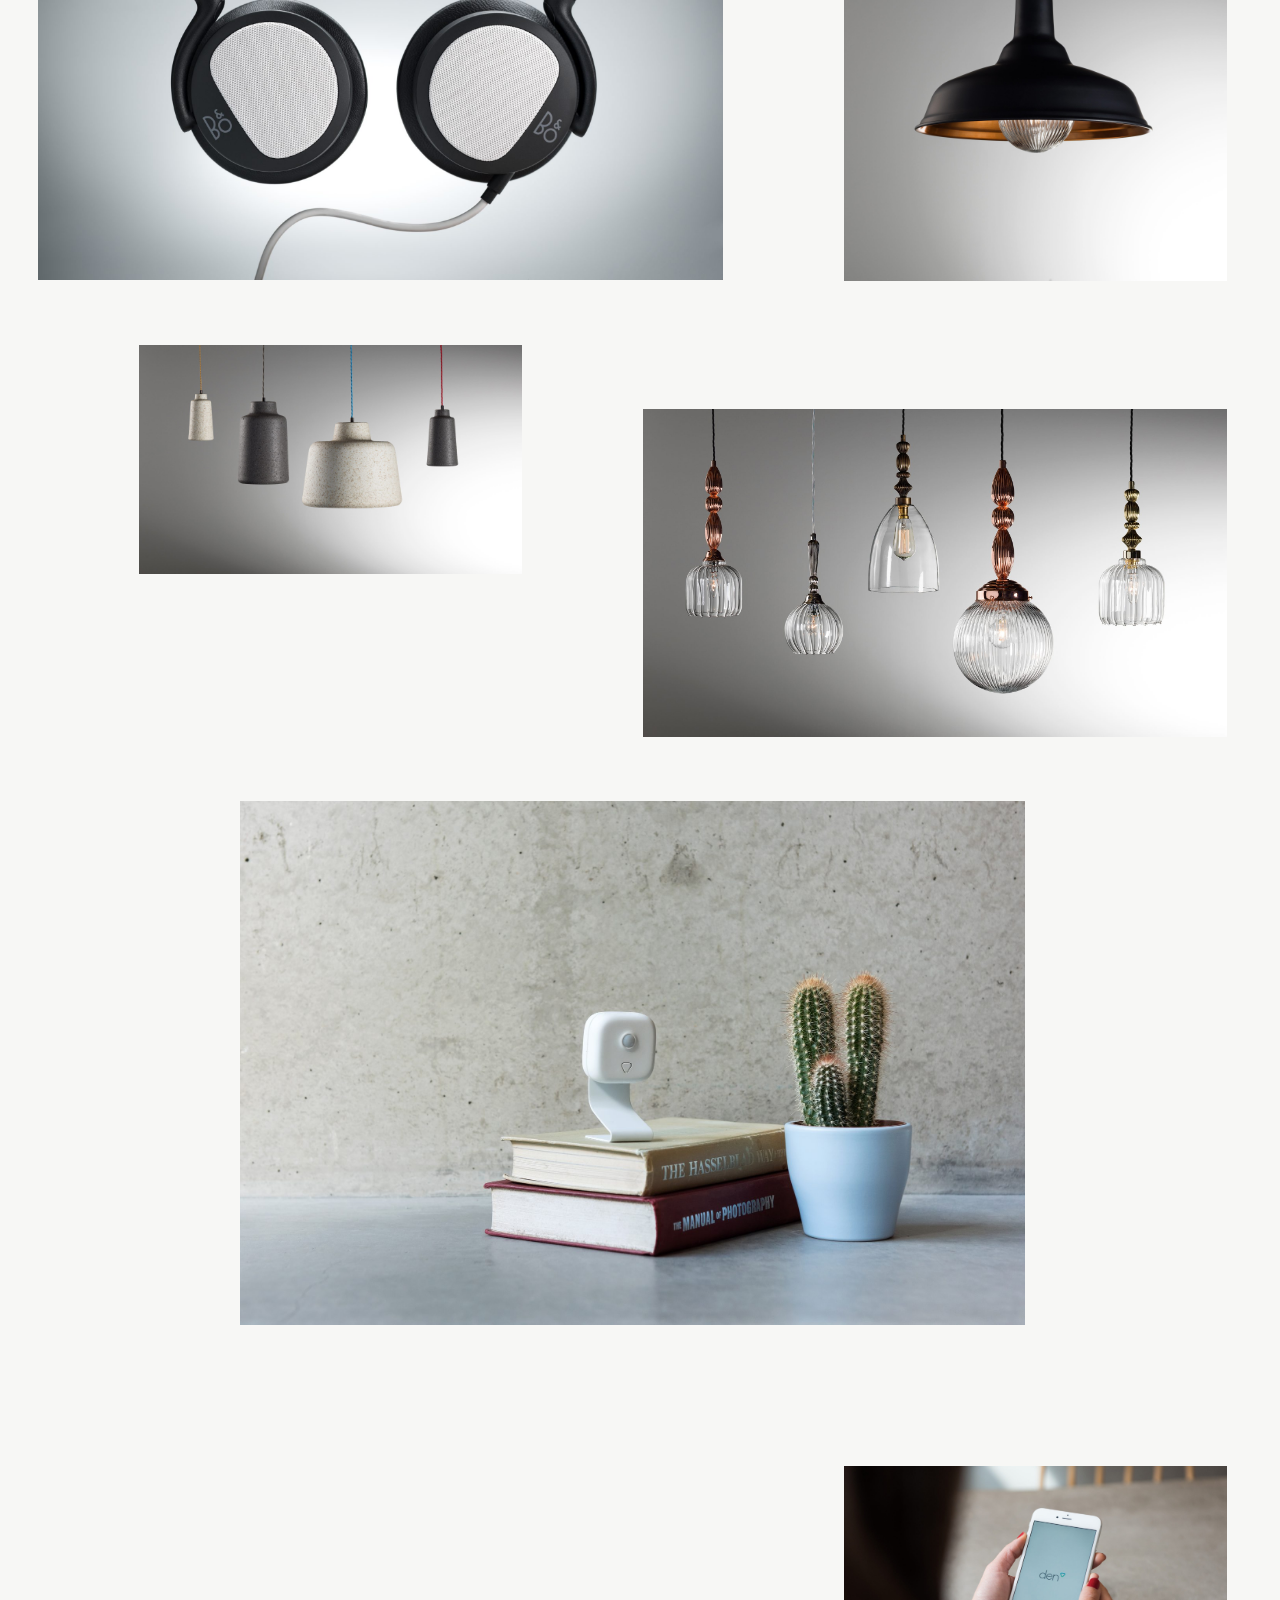
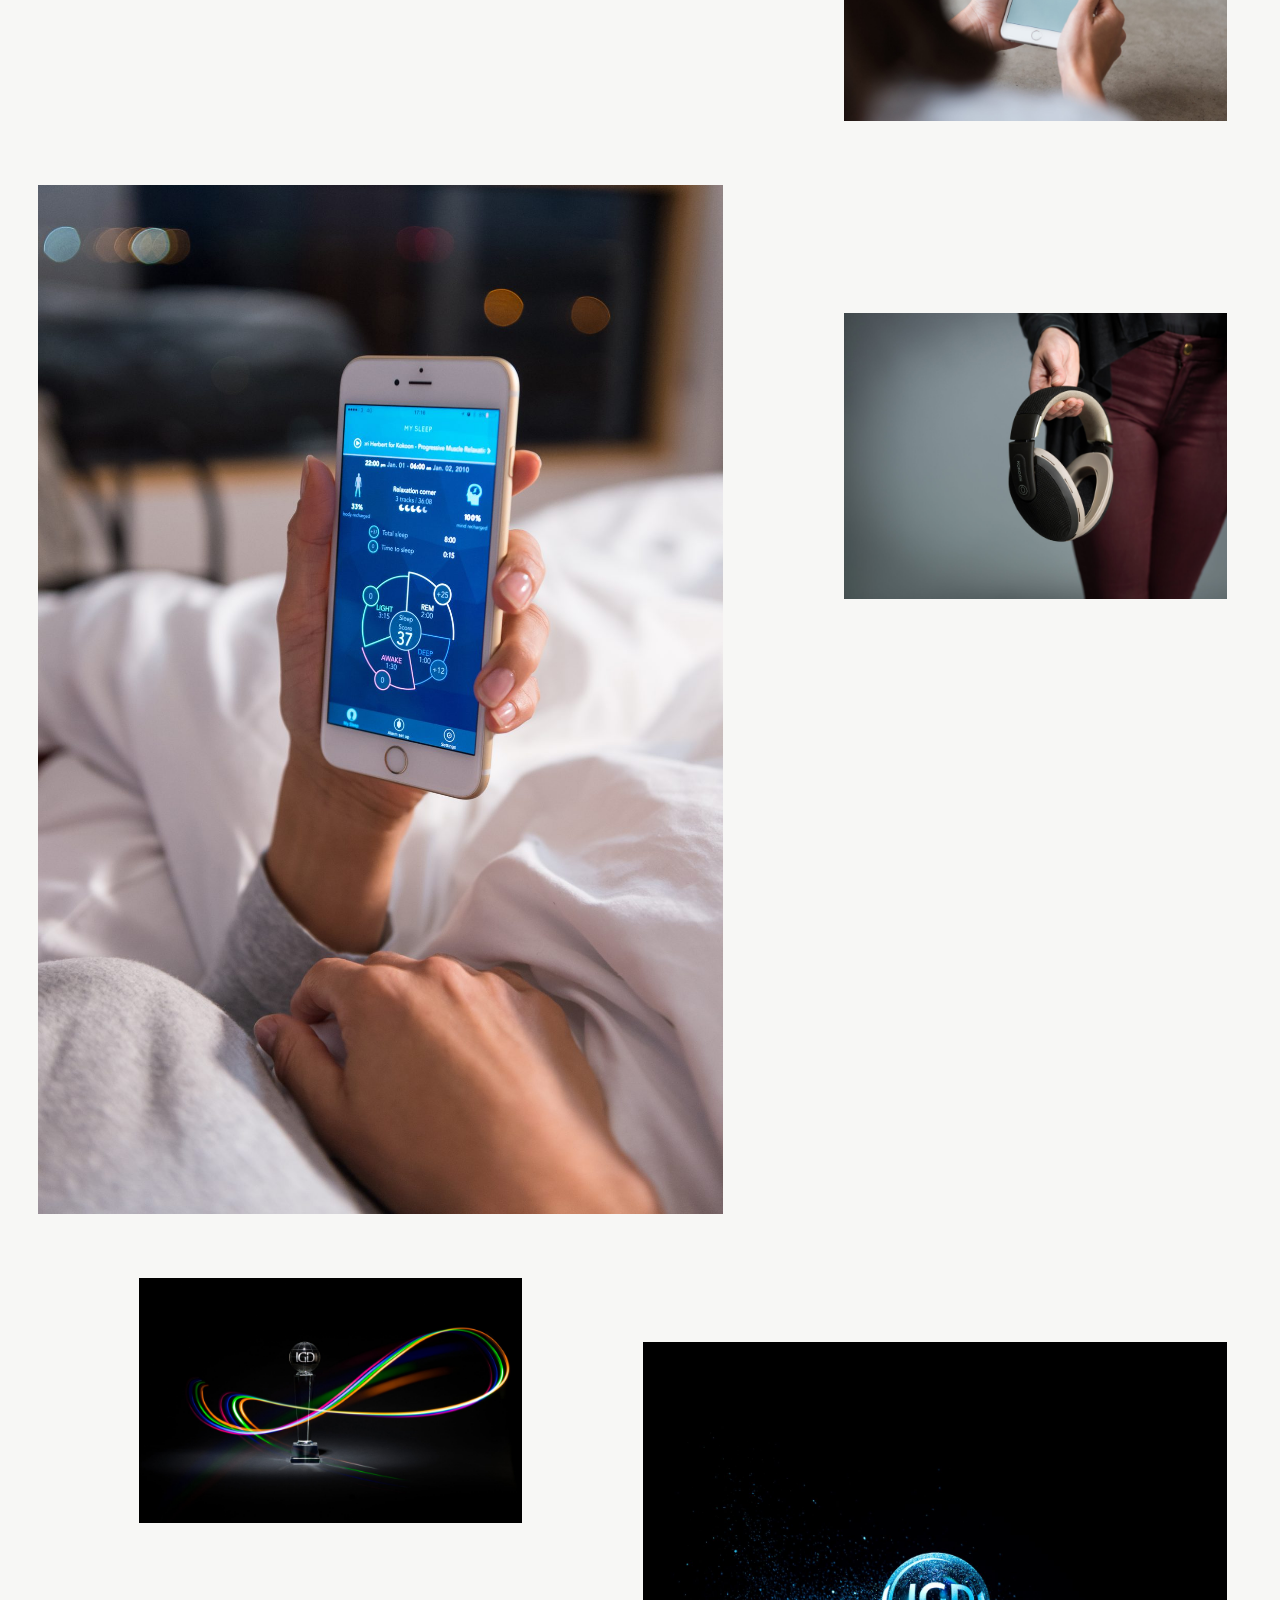
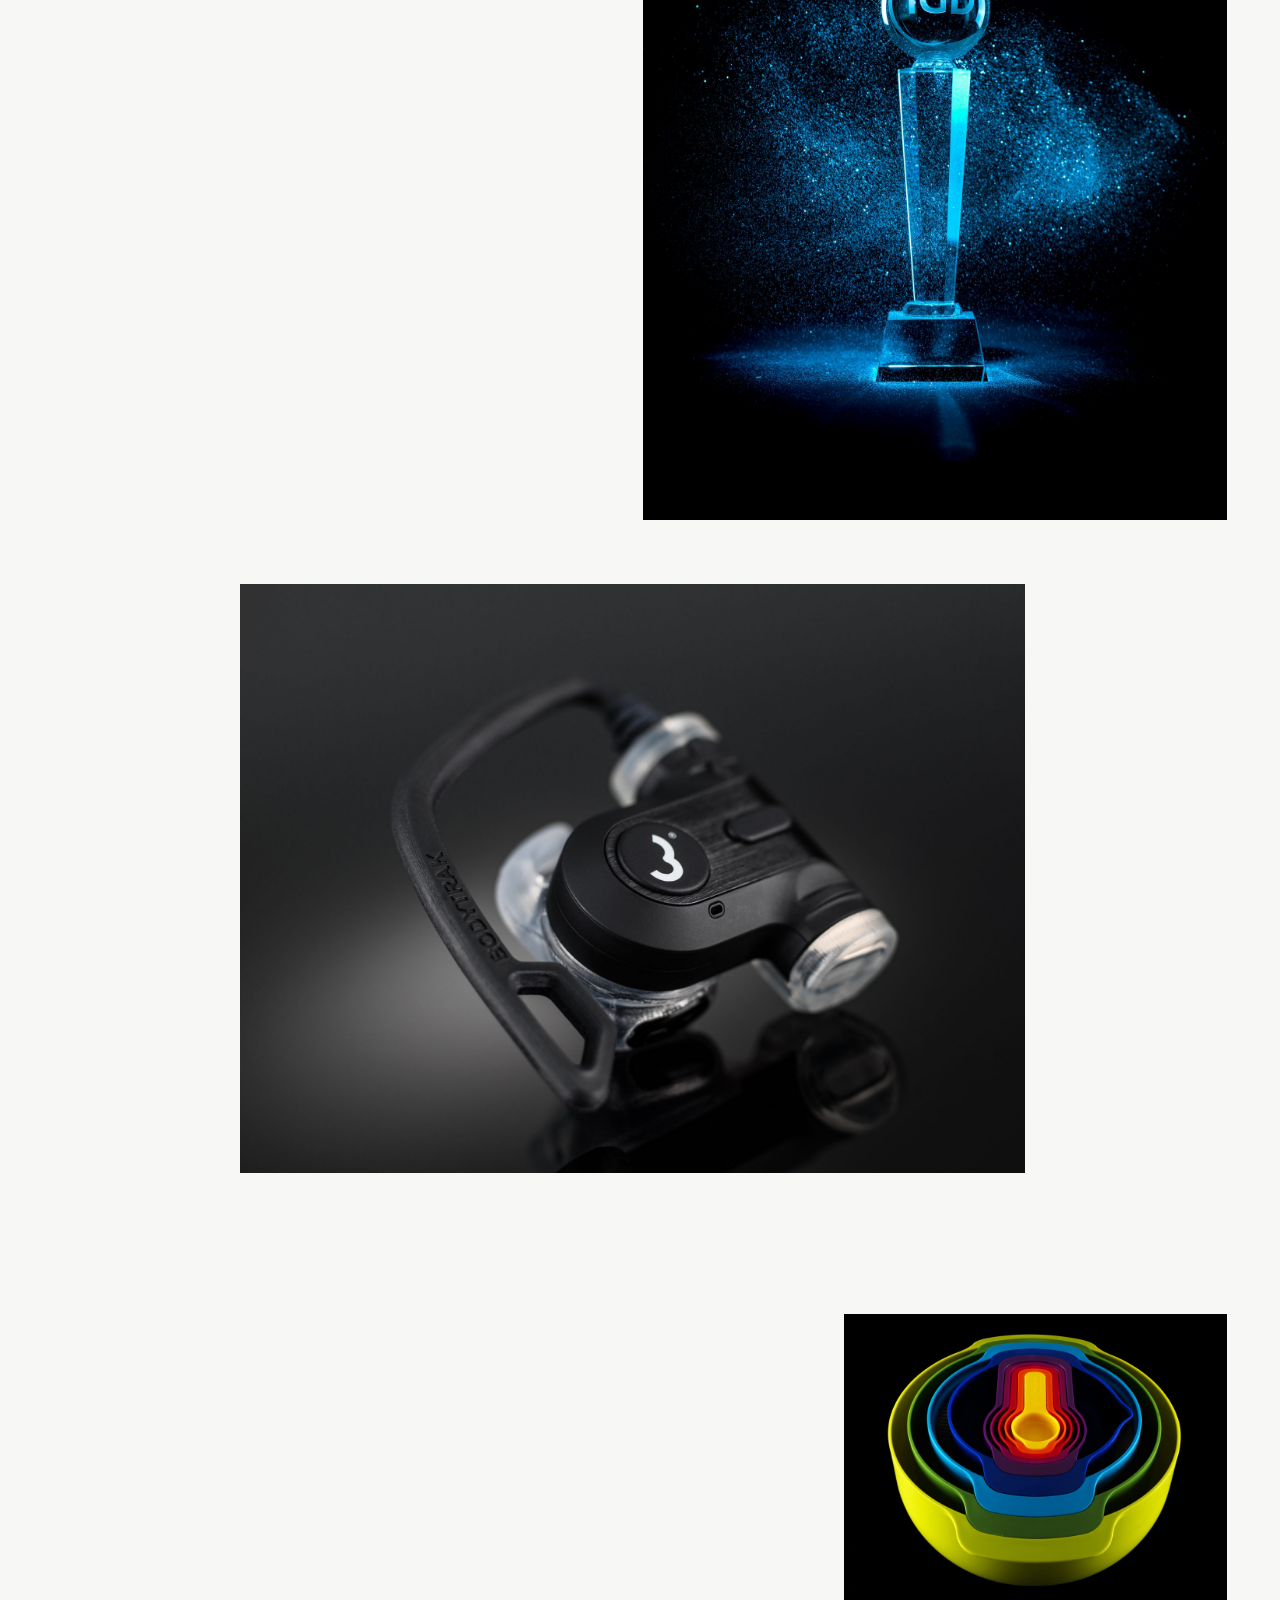
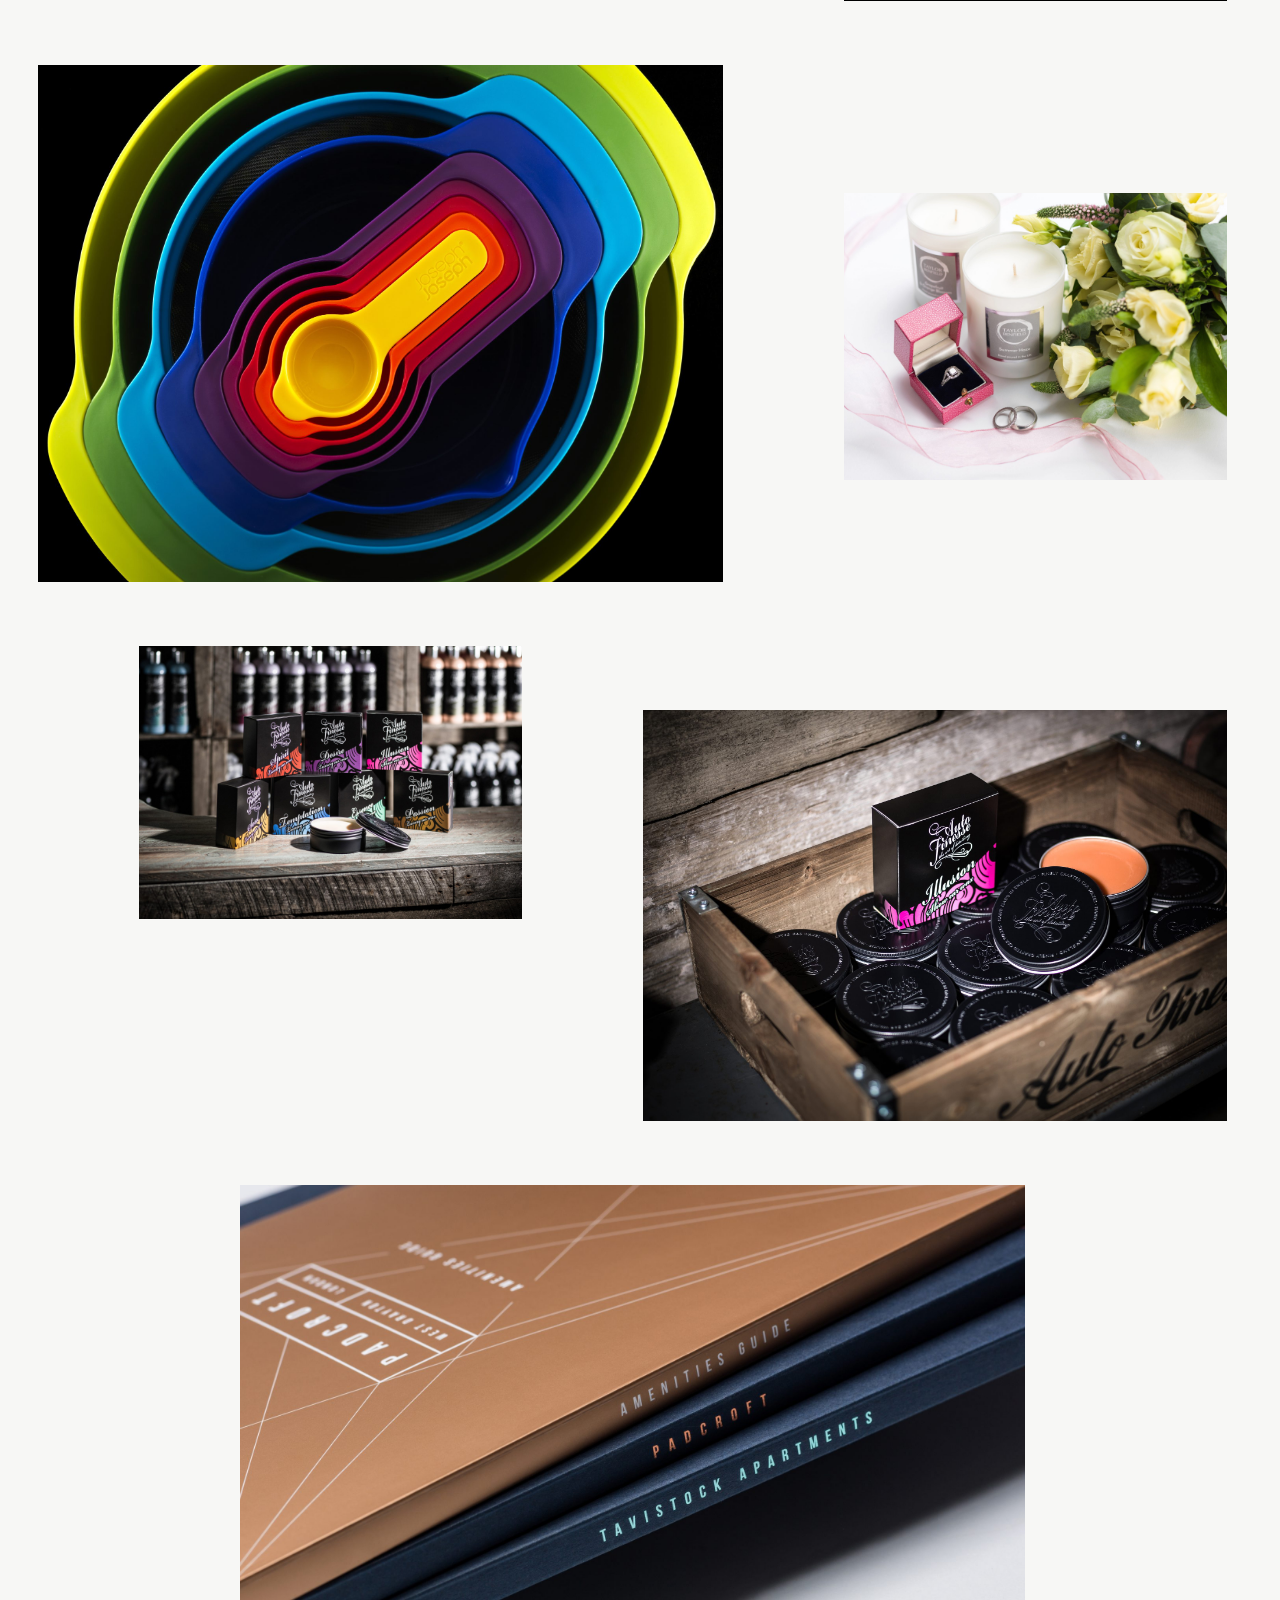
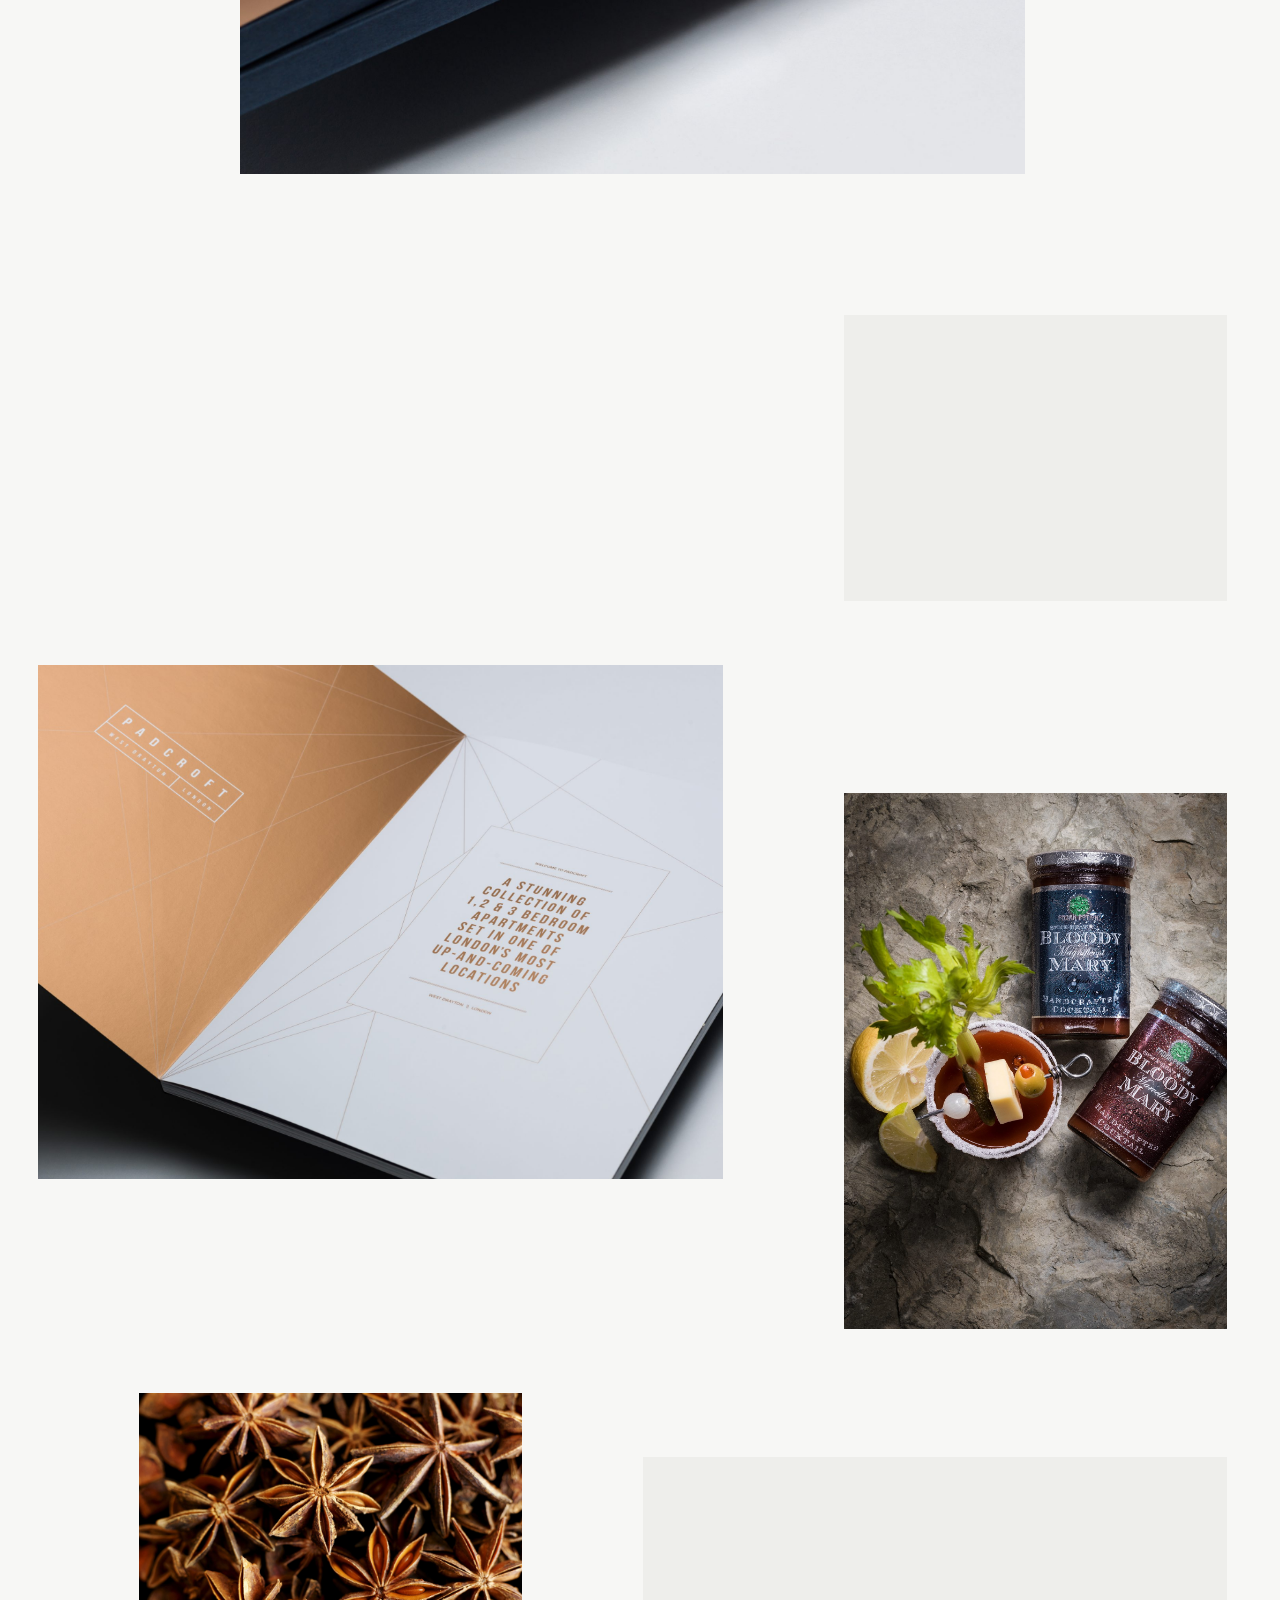
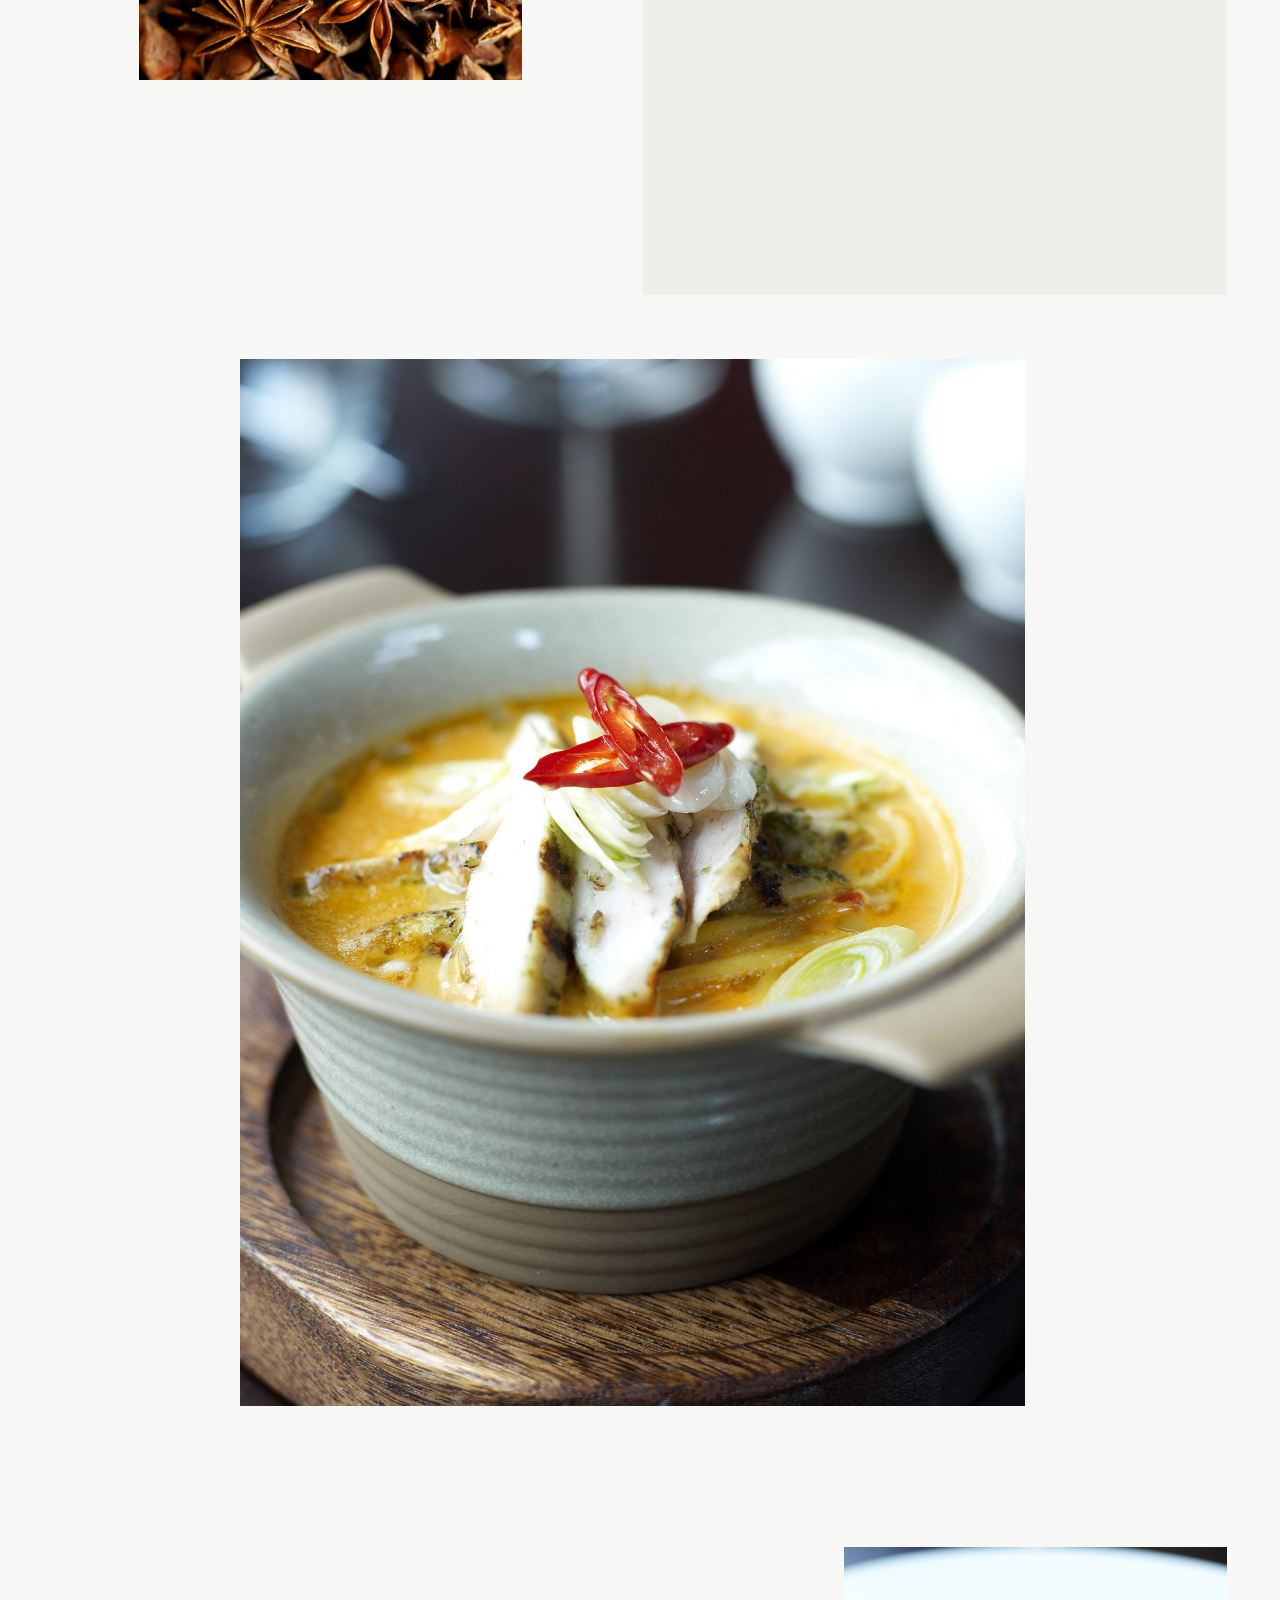
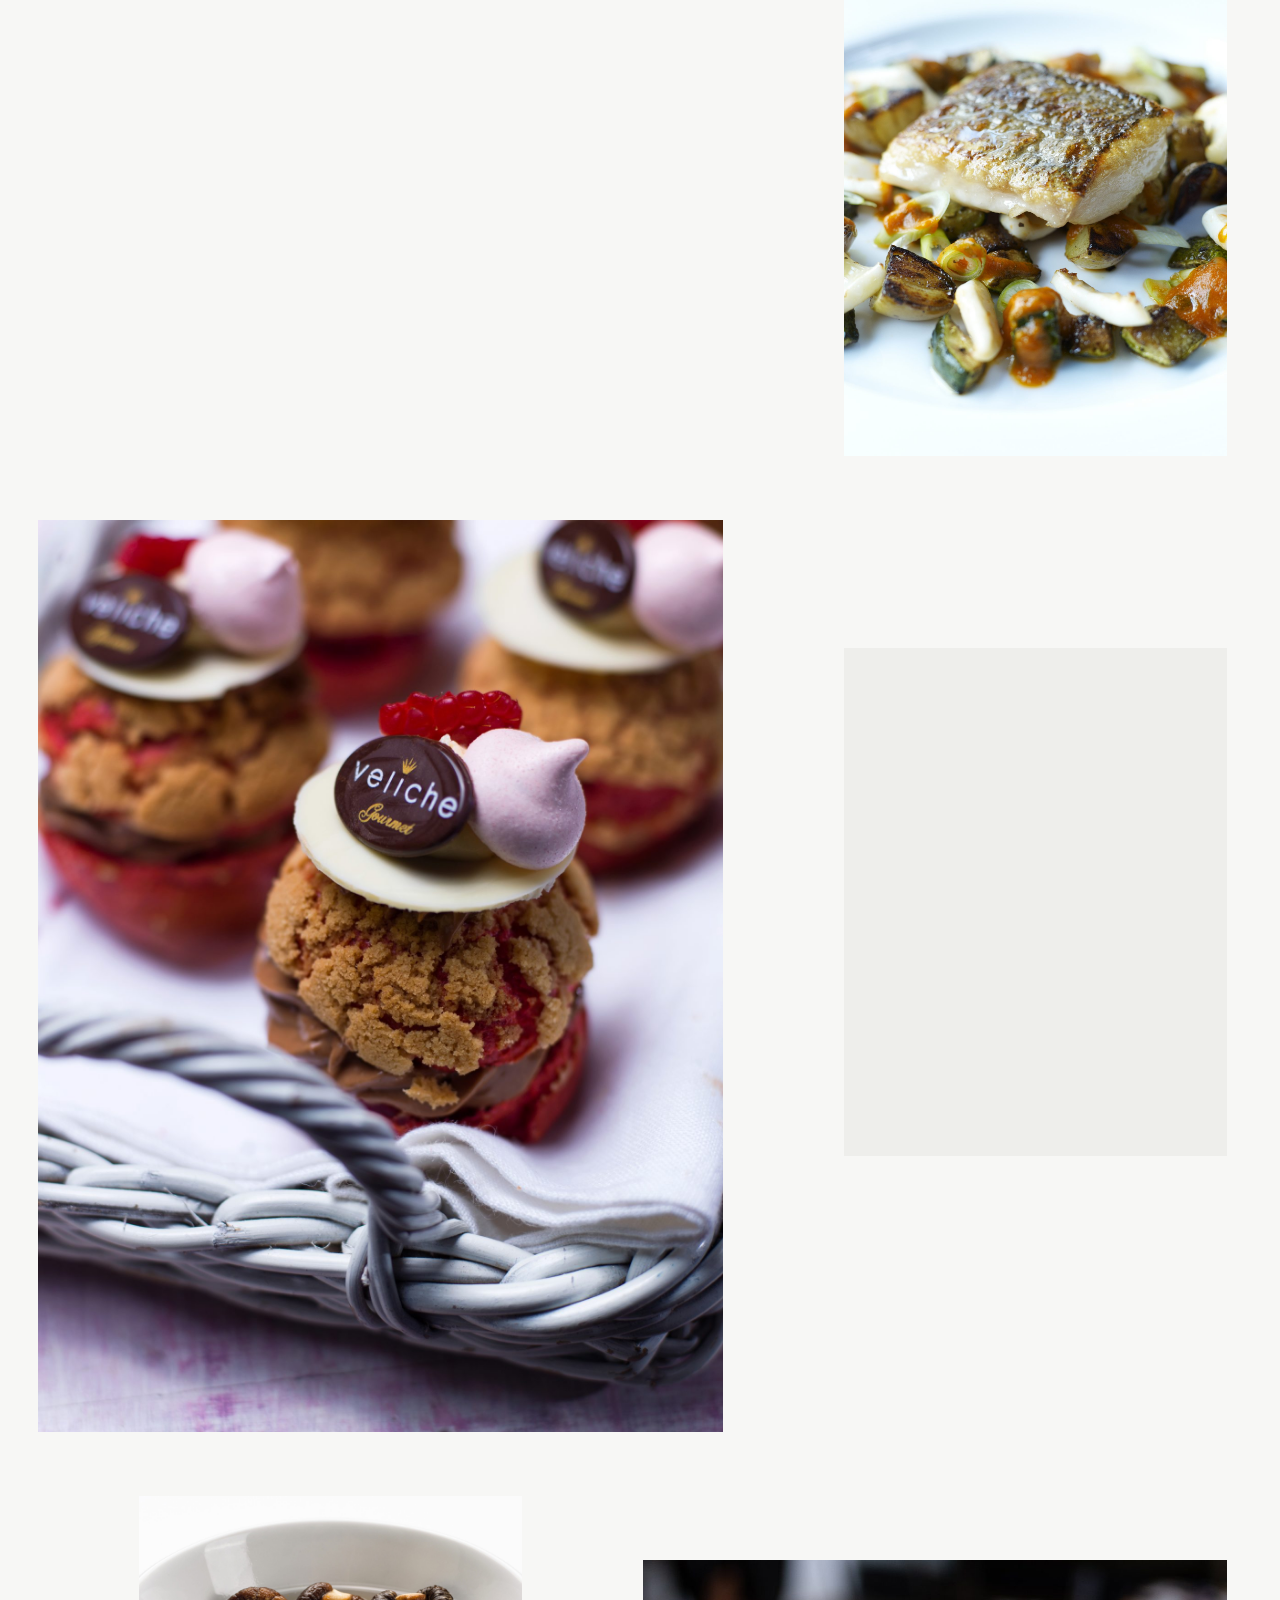
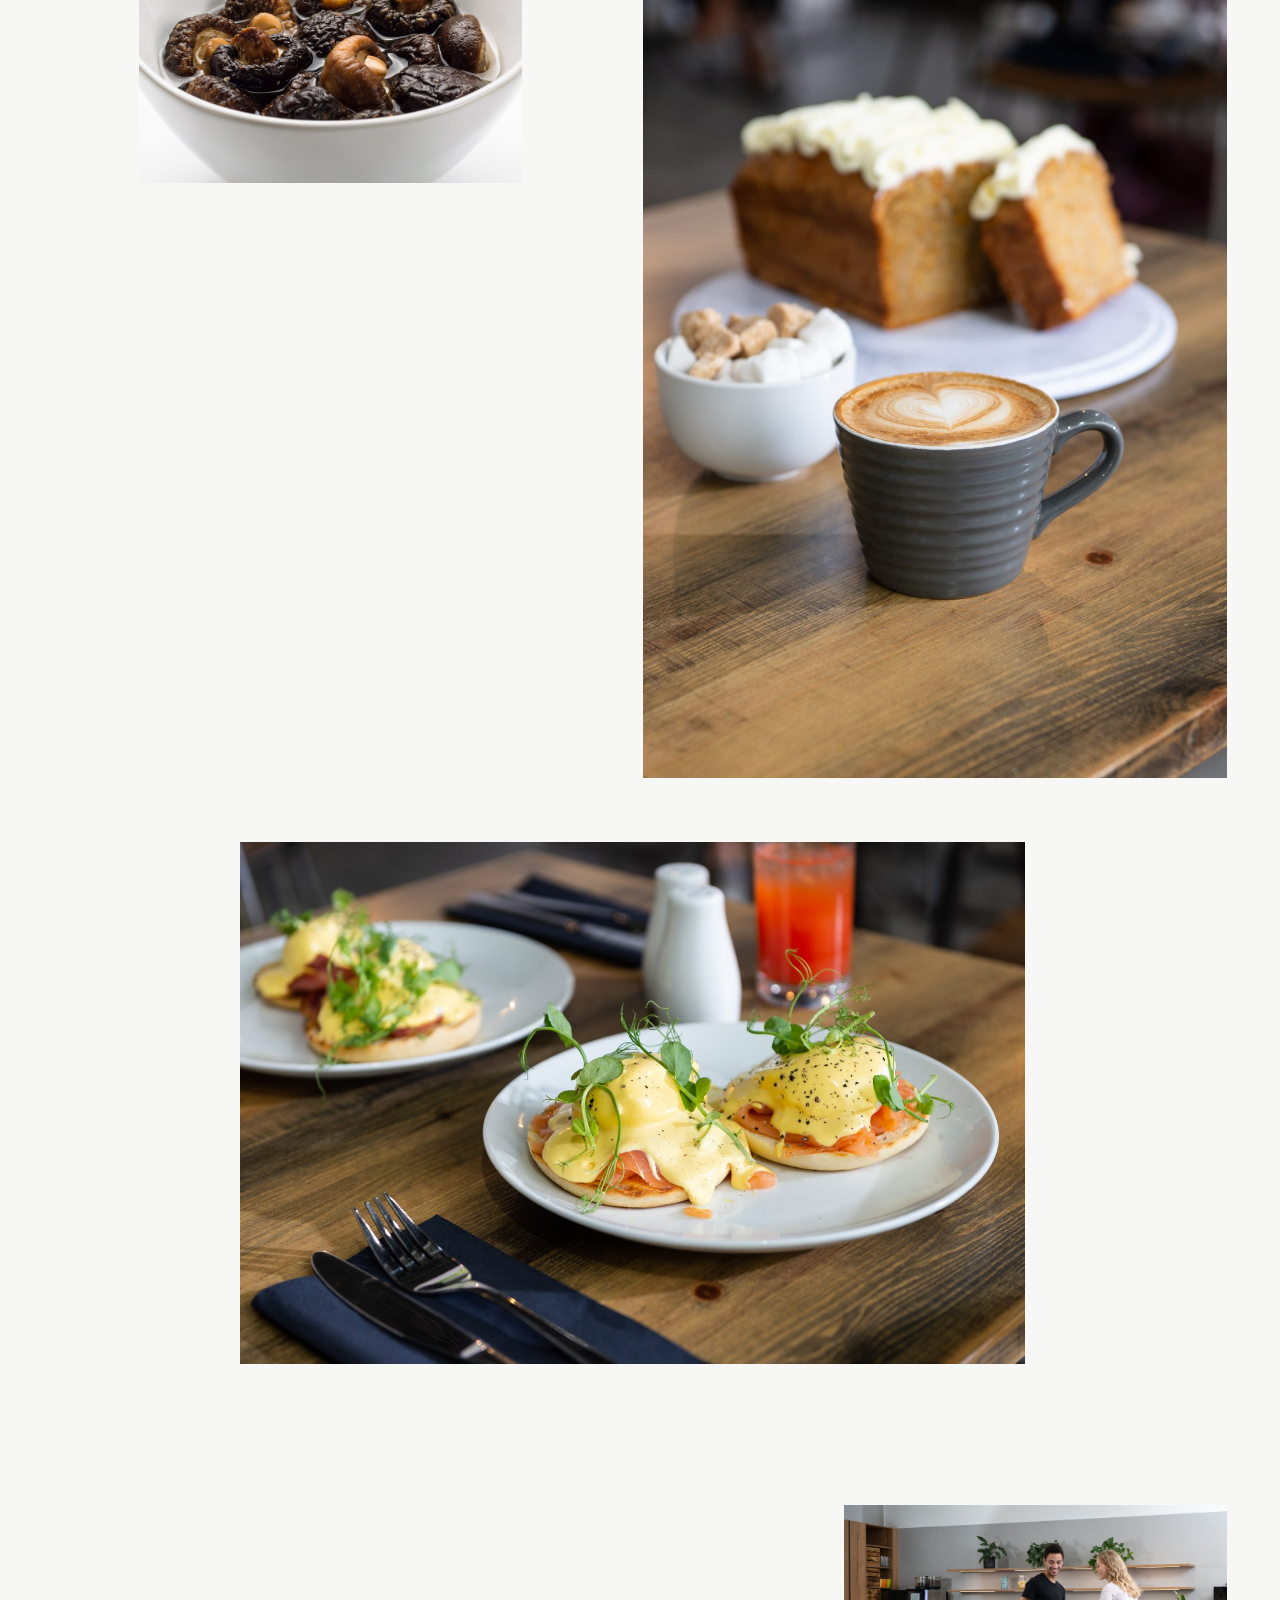
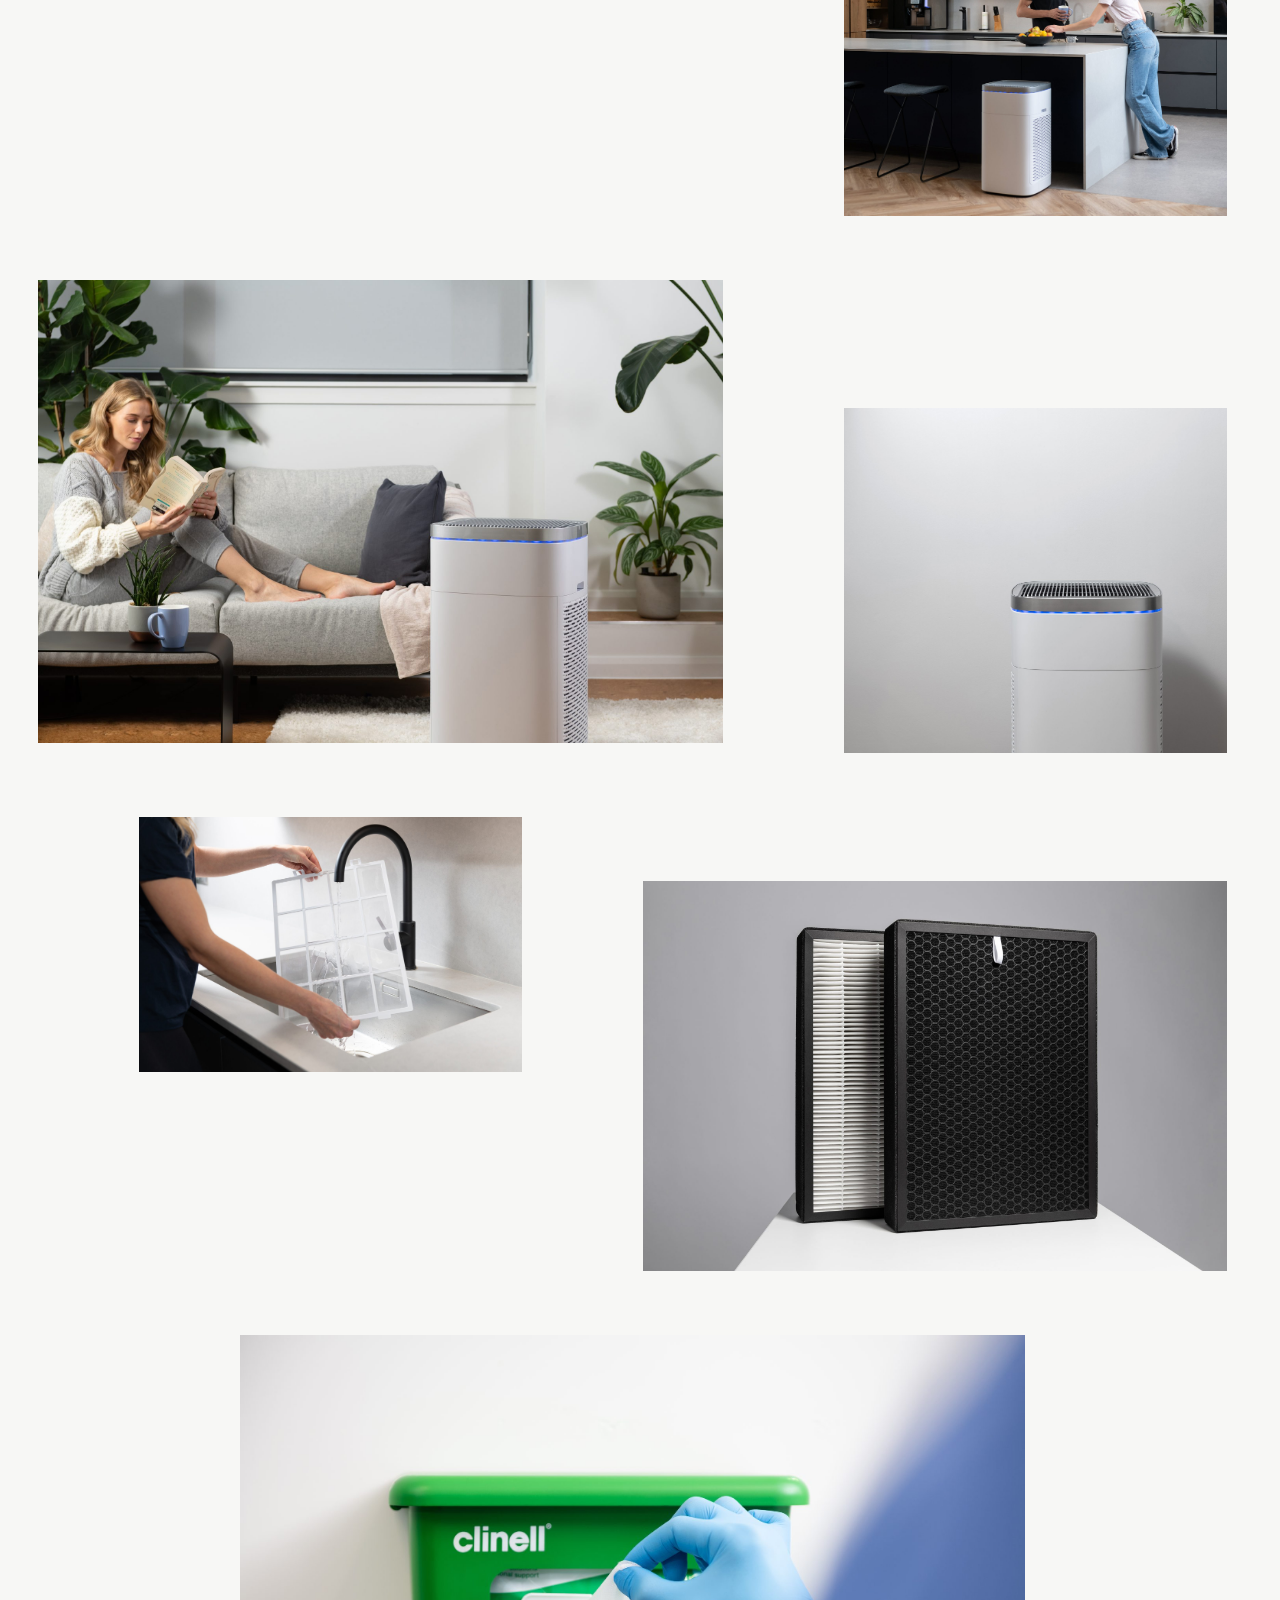
<file: photography/product/index.html>
<!doctype html>
<html lang="en-GB">
<head>
  <meta charset="utf-8">
  <meta name="robots" content="noindex, nofollow">
  <meta name="viewport" content="width=device-width, initial-scale=1, viewport-fit=cover">
  <title>Product Photography | Mark Sims</title>
  <meta name="description" content="Still life, food and product photography, in the studio and on location.">
  <link rel="canonical" href="https://www.marksims.co.uk/photography/product/">
  <meta property="og:type" content="website">
  <meta property="og:site_name" content="Mark Sims Photography &amp; Video">
  <meta property="og:title" content="Product Photography | Mark Sims">
  <meta property="og:description" content="Still life, food and product photography, in the studio and on location.">
  <meta property="og:url" content="https://www.marksims.co.uk/photography/product/">
  <meta name="theme-color" content="#f7f7f5">
  <link rel="icon" href="../../img/brand/favicon.png" type="image/png">
  <link rel="apple-touch-icon" href="../../img/brand/apple-touch-icon.png">
  <link rel="preload" href="../../fonts/inter-300-800.woff2" as="font" type="font/woff2" crossorigin>
  <link rel="stylesheet" href="../../css/site.css">
  <link rel="stylesheet" href="../../css/lightbox.css">
  <script src="../../js/early.js"></script>
</head>
<body class="page-rec cmstemplate_site">
  <a class="skip" href="#main">Skip to content</a>
  <header class="hdr cmsobject_site-header" data-hdr>
    <a class="logo" href="../../" aria-label="Mark Sims Photography and Video, home">
      <img class="logo-mark logo-ink" src="../../img/brand/mark-black.png" alt="" width="468" height="468">
      <img class="logo-mark logo-light" src="../../img/brand/mark-white.png" alt="" width="468" height="468">
      <img class="logo-name logo-ink" src="../../img/brand/name-black.png" alt="Mark Sims" width="1500" height="165">
      <img class="logo-name logo-light" src="../../img/brand/name-white.png" alt="" width="1500" height="165">
    </a>
    <button class="menu-btn" type="button" aria-expanded="false" aria-controls="main-nav" data-menu><span class="menu-word">Menu</span><span class="menu-bars" aria-hidden="true"></span></button>
    <nav class="nav cmsnavigation_main-nav" id="main-nav" aria-label="Main">
      <a href="../../photography/">Photography</a>
      <a href="../../videography/">Videography</a>
      <a href="../../about/">About</a>
      <a href="../../contact/">Contact</a>
    </nav>
  </header>
  <main id="main" class="rec rec-cat">
    <article class="rec-wrap">
      <header class="rec-head">
        <p class="rec-back"><a href="../../photography/">Photography</a></p>
        <h1 class="rec-title">Product</h1>
      </header>
      <figure class="rec-lead"><img src="../../img/photography/product/010.jpg" alt="Product" width="1500" height="2000" decoding="async"></figure>
      <div class="rec-story">
        <p>Still life, food and product photography, in the studio and on location.</p>
      </div>
      <div class="rec-gallery" data-lb-mode="single">
        <figure class="rec-pic"><a href="../../img/photography/product/001.jpg"><img src="../../img/photography/product/001.jpg" alt="Product: photograph 1 of 35" width="2000" height="1490" decoding="async"></a></figure>
        <figure class="rec-pic"><a href="../../img/photography/product/002.jpg"><img src="../../img/photography/product/002.jpg" alt="Product: photograph 2 of 35" width="2000" height="2000" decoding="async"></a></figure>
        <figure class="rec-pic"><a href="../../img/photography/product/003.jpg"><img src="../../img/photography/product/003.jpg" alt="Product: photograph 3 of 35" width="2000" height="1200" decoding="async"></a></figure>
        <figure class="rec-pic"><a href="../../img/photography/product/004.jpg"><img src="../../img/photography/product/004.jpg" alt="Product: photograph 4 of 35" width="2000" height="1125" decoding="async"></a></figure>
        <figure class="rec-pic"><a href="../../img/photography/product/005.jpg"><img src="../../img/photography/product/005.jpg" alt="Product: photograph 5 of 35" width="2000" height="1335" loading="lazy" decoding="async"></a></figure>
        <figure class="rec-pic"><a href="../../img/photography/product/006.jpg"><img src="../../img/photography/product/006.jpg" alt="Product: photograph 6 of 35" width="2000" height="1335" loading="lazy" decoding="async"></a></figure>
        <figure class="rec-pic"><a href="../../img/photography/product/007.jpg"><img src="../../img/photography/product/007.jpg" alt="Product: photograph 7 of 35" width="1331" height="2000" loading="lazy" decoding="async"></a></figure>
        <figure class="rec-pic"><a href="../../img/photography/product/008.jpg"><img src="../../img/photography/product/008.jpg" alt="Product: photograph 8 of 35" width="2000" height="1493" loading="lazy" decoding="async"></a></figure>
        <figure class="rec-pic"><a href="../../img/photography/product/009.jpg"><img src="../../img/photography/product/009.jpg" alt="Product: photograph 9 of 35" width="2000" height="1284" loading="lazy" decoding="async"></a></figure>
        <figure class="rec-pic"><a href="../../img/photography/product/010.jpg"><img src="../../img/photography/product/010.jpg" alt="Product: photograph 10 of 35" width="1500" height="2000" loading="lazy" decoding="async"></a></figure>
        <figure class="rec-pic"><a href="../../img/photography/product/011.jpg"><img src="../../img/photography/product/011.jpg" alt="Product: photograph 11 of 35" width="2000" height="1500" loading="lazy" decoding="async"></a></figure>
        <figure class="rec-pic"><a href="../../img/photography/product/012.jpg"><img src="../../img/photography/product/012.jpg" alt="Product: photograph 12 of 35" width="2000" height="1500" loading="lazy" decoding="async"></a></figure>
        <figure class="rec-pic"><a href="../../img/photography/product/013.jpg"><img src="../../img/photography/product/013.jpg" alt="Product: photograph 13 of 35" width="2000" height="1509" loading="lazy" decoding="async"></a></figure>
        <figure class="rec-pic"><a href="../../img/photography/product/014.jpg"><img src="../../img/photography/product/014.jpg" alt="Product: photograph 14 of 35" width="2000" height="1500" loading="lazy" decoding="async"></a></figure>
        <figure class="rec-pic"><a href="../../img/photography/product/015.jpg"><img src="../../img/photography/product/015.jpg" alt="Product: photograph 15 of 35" width="2000" height="1428" loading="lazy" decoding="async"></a></figure>
        <figure class="rec-pic"><a href="../../img/photography/product/016.jpg"><img src="../../img/photography/product/016.jpg" alt="Product: photograph 16 of 35" width="2000" height="1409" loading="lazy" decoding="async"></a></figure>
        <figure class="rec-pic"><a href="../../img/photography/product/017.jpg"><img src="../../img/photography/product/017.jpg" alt="Product: photograph 17 of 35" width="2000" height="1500" loading="lazy" decoding="async"></a></figure>
        <figure class="rec-pic"><a href="../../img/photography/product/018.jpg"><img src="../../img/photography/product/018.jpg" alt="Product: photograph 18 of 35" width="2000" height="1500" loading="lazy" decoding="async"></a></figure>
        <figure class="rec-pic"><a href="../../img/photography/product/019.jpg"><img src="../../img/photography/product/019.jpg" alt="Product: photograph 19 of 35" width="2000" height="1500" loading="lazy" decoding="async"></a></figure>
        <figure class="rec-pic"><a href="../../img/photography/product/020.jpg"><img src="../../img/photography/product/020.jpg" alt="Product: photograph 20 of 35" width="1429" height="2000" loading="lazy" decoding="async"></a></figure>
        <figure class="rec-pic"><a href="../../img/photography/product/021.jpg"><img src="../../img/photography/product/021.jpg" alt="Product: photograph 21 of 35" width="2000" height="1501" loading="lazy" decoding="async"></a></figure>
        <figure class="rec-pic"><a href="../../img/photography/product/022.jpg"><img src="../../img/photography/product/022.jpg" alt="Product: photograph 22 of 35" width="2000" height="1500" loading="lazy" decoding="async"></a></figure>
        <figure class="rec-pic"><a href="../../img/photography/product/023.jpg"><img src="../../img/photography/product/023.jpg" alt="Product: photograph 23 of 35" width="1500" height="2000" loading="lazy" decoding="async"></a></figure>
        <figure class="rec-pic"><a href="../../img/photography/product/024.jpg"><img src="../../img/photography/product/024.jpg" alt="Product: photograph 24 of 35" width="1500" height="2000" loading="lazy" decoding="async"></a></figure>
        <figure class="rec-pic"><a href="../../img/photography/product/025.jpg"><img src="../../img/photography/product/025.jpg" alt="Product: photograph 25 of 35" width="1502" height="2000" loading="lazy" decoding="async"></a></figure>
        <figure class="rec-pic"><a href="../../img/photography/product/026.jpg"><img src="../../img/photography/product/026.jpg" alt="Product: photograph 26 of 35" width="1506" height="2000" loading="lazy" decoding="async"></a></figure>
        <figure class="rec-pic"><a href="../../img/photography/product/027.jpg"><img src="../../img/photography/product/027.jpg" alt="Product: photograph 27 of 35" width="2000" height="1499" loading="lazy" decoding="async"></a></figure>
        <figure class="rec-pic"><a href="../../img/photography/product/028.jpg"><img src="../../img/photography/product/028.jpg" alt="Product: photograph 28 of 35" width="1071" height="1500" loading="lazy" decoding="async"></a></figure>
        <figure class="rec-pic"><a href="../../img/photography/product/029.jpg"><img src="../../img/photography/product/029.jpg" alt="Product: photograph 29 of 35" width="1500" height="998" loading="lazy" decoding="async"></a></figure>
        <figure class="rec-pic"><a href="../../img/photography/product/030.jpg"><img src="../../img/photography/product/030.jpg" alt="Product: photograph 30 of 35" width="2000" height="1626" loading="lazy" decoding="async"></a></figure>
        <figure class="rec-pic"><a href="../../img/photography/product/031.jpg"><img src="../../img/photography/product/031.jpg" alt="Product: photograph 31 of 35" width="2000" height="1352" loading="lazy" decoding="async"></a></figure>
        <figure class="rec-pic"><a href="../../img/photography/product/032.jpg"><img src="../../img/photography/product/032.jpg" alt="Product: photograph 32 of 35" width="2000" height="1806" loading="lazy" decoding="async"></a></figure>
        <figure class="rec-pic"><a href="../../img/photography/product/033.jpg"><img src="../../img/photography/product/033.jpg" alt="Product: photograph 33 of 35" width="2000" height="1333" loading="lazy" decoding="async"></a></figure>
        <figure class="rec-pic"><a href="../../img/photography/product/034.jpg"><img src="../../img/photography/product/034.jpg" alt="Product: photograph 34 of 35" width="2000" height="1334" loading="lazy" decoding="async"></a></figure>
        <figure class="rec-pic"><a href="../../img/photography/product/035.jpg"><img src="../../img/photography/product/035.jpg" alt="Product: photograph 35 of 35" width="2000" height="1333" loading="lazy" decoding="async"></a></figure>
      </div>
    </article>
  </main>
  <footer class="ftr cmsobject_site-footer">
    <div class="ftr-cta">
      <p class="ftr-big">Have a shoot in mind?</p>
      <a class="btn btn-accent" href="../../contact/">Start a project <span aria-hidden="true">→</span></a>
    </div>
    <div class="ftr-grid">
      <div class="ftr-col">
        <h2 class="ftr-h">Site map</h2>
        <nav class="ftr-nav cmsnavigation_footer-nav" aria-label="Site map">
          <a href="../../">Home</a>
          <a href="../../about/">About</a>
          <a href="../../photography/">Photography</a>
          <a href="../../videography/">Videography</a>
          <a href="../../contact/">Contact</a>
        </nav>
      </div>
      <div class="ftr-col">
        <h2 class="ftr-h">Photography</h2>
        <ul class="ftr-cats" data-cats>
          <li><a href="../../photography/architecture-interiors/">Architecture &amp; Interiors</a></li>
          <li><a href="../../photography/portrait-lifestyle/">Portrait &amp; Lifestyle</a></li>
          <li><a href="../../photography/product/">Product</a></li>
          <li><a href="../../photography/superyachts/">Superyachts</a></li>
          <li><a href="../../photography/urban-landscape/">Urban Environment &amp; Landscape</a></li>
          <li><a href="../../photography/aerial/">Aerial</a></li>
          <li><a href="../../photography/automotive/">Automotive</a></li>
          <li><a href="../../photography/care-sector/">Care sector</a></li>
          <li><a href="../../photography/events/">Events</a></li>
        </ul>
      </div>
      <div class="ftr-col">
        <h2 class="ftr-h">Contact</h2>
        <p><a href="mailto:mark@marksims.co.uk">mark@marksims.co.uk</a><br><a href="tel:+447887843138">+44 (0) 7887 843138</a><br>St Albans, Hertfordshire</p>
      </div>
      <div class="ftr-col">
        <h2 class="ftr-h">Follow</h2>
        <p><a href="https://www.instagram.com/marksimsphotography/" target="_blank" rel="noopener">Instagram ↗</a><br><a href="https://www.facebook.com/marksimsphoto/" target="_blank" rel="noopener">Facebook ↗</a></p>
      </div>
    </div>
    <div class="ftr-base">
      <img class="ftr-mark" src="../../img/brand/mark-white.png" alt="" width="468" height="468">
      <span>© 2026 Mark Sims Photography</span>
      <span>Member of the Association of Photographers · CAA authorised drone operator</span>
      <a href="#" data-cnx-consent>Cookie settings</a>
    </div>
  </footer>
  <script src="../../js/lightbox.js"></script>
  <script src="../../js/site.js"></script>
</body>
</html>
</file>
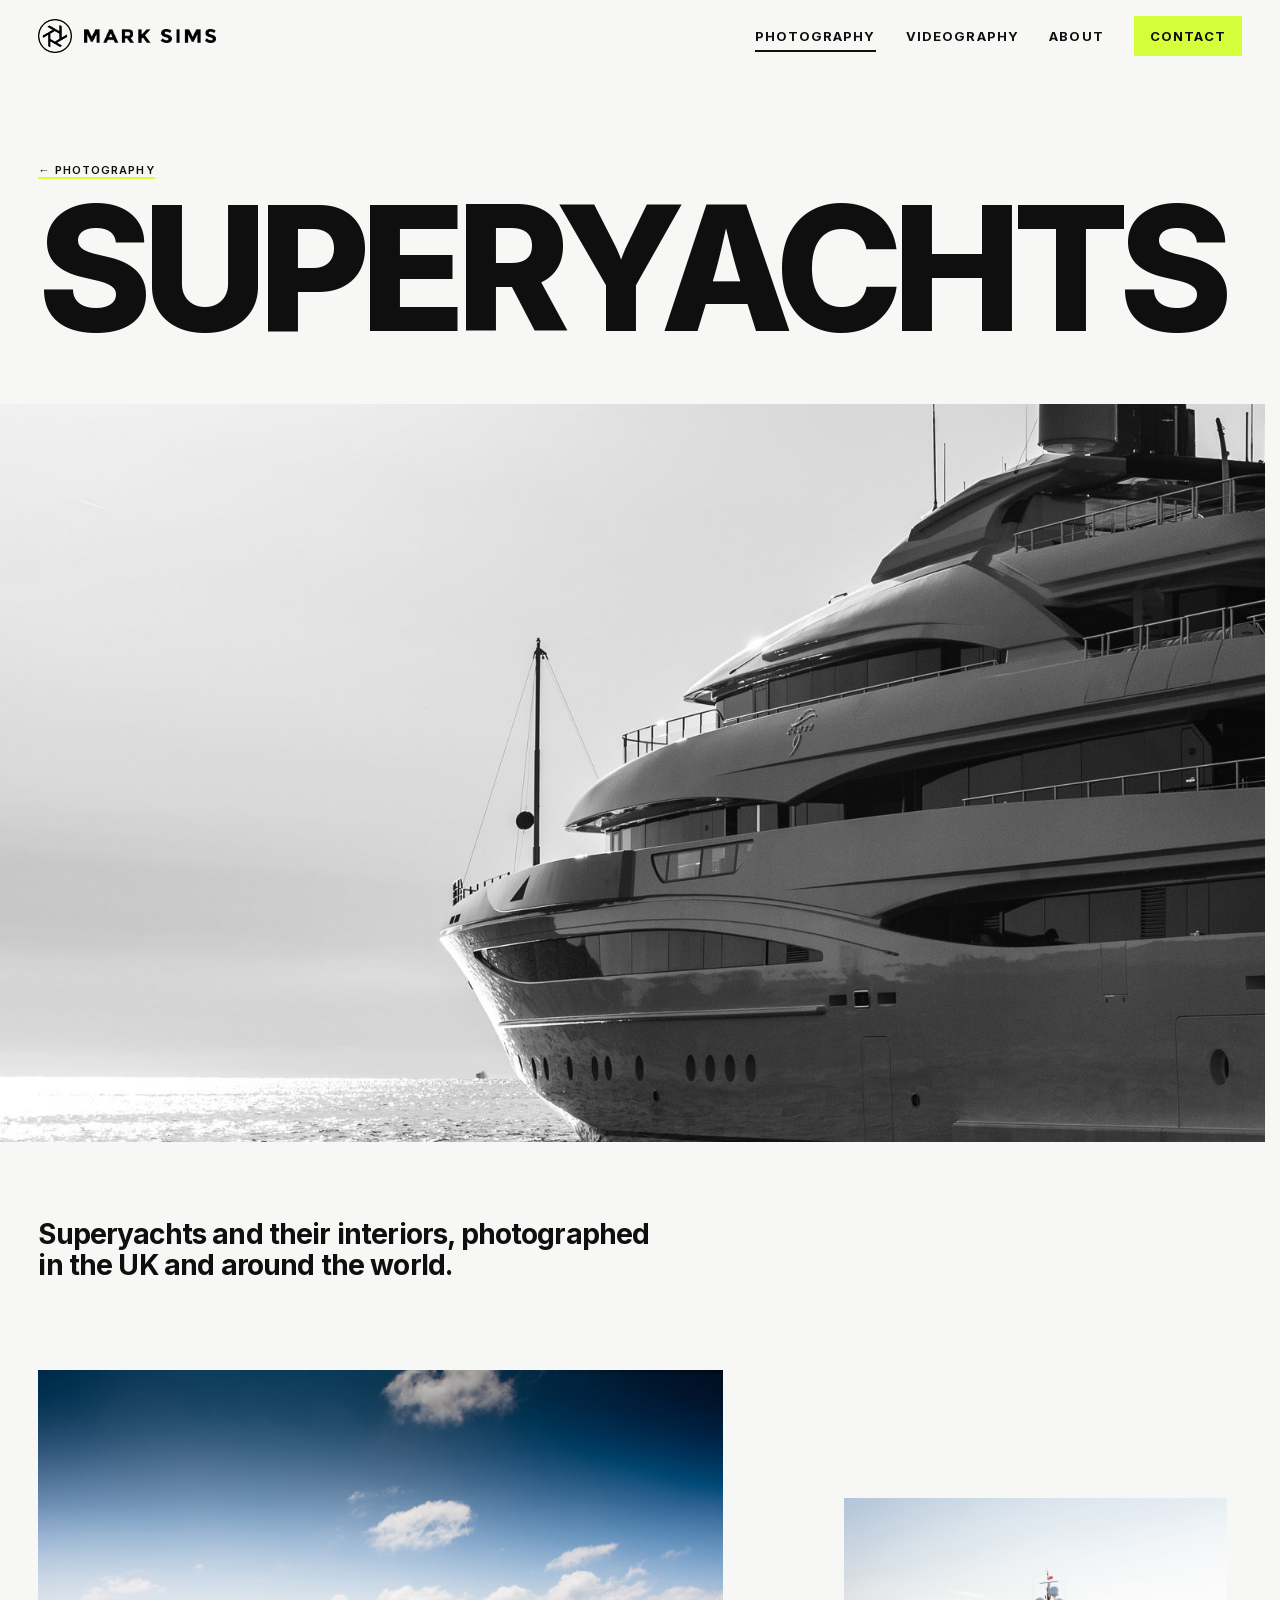
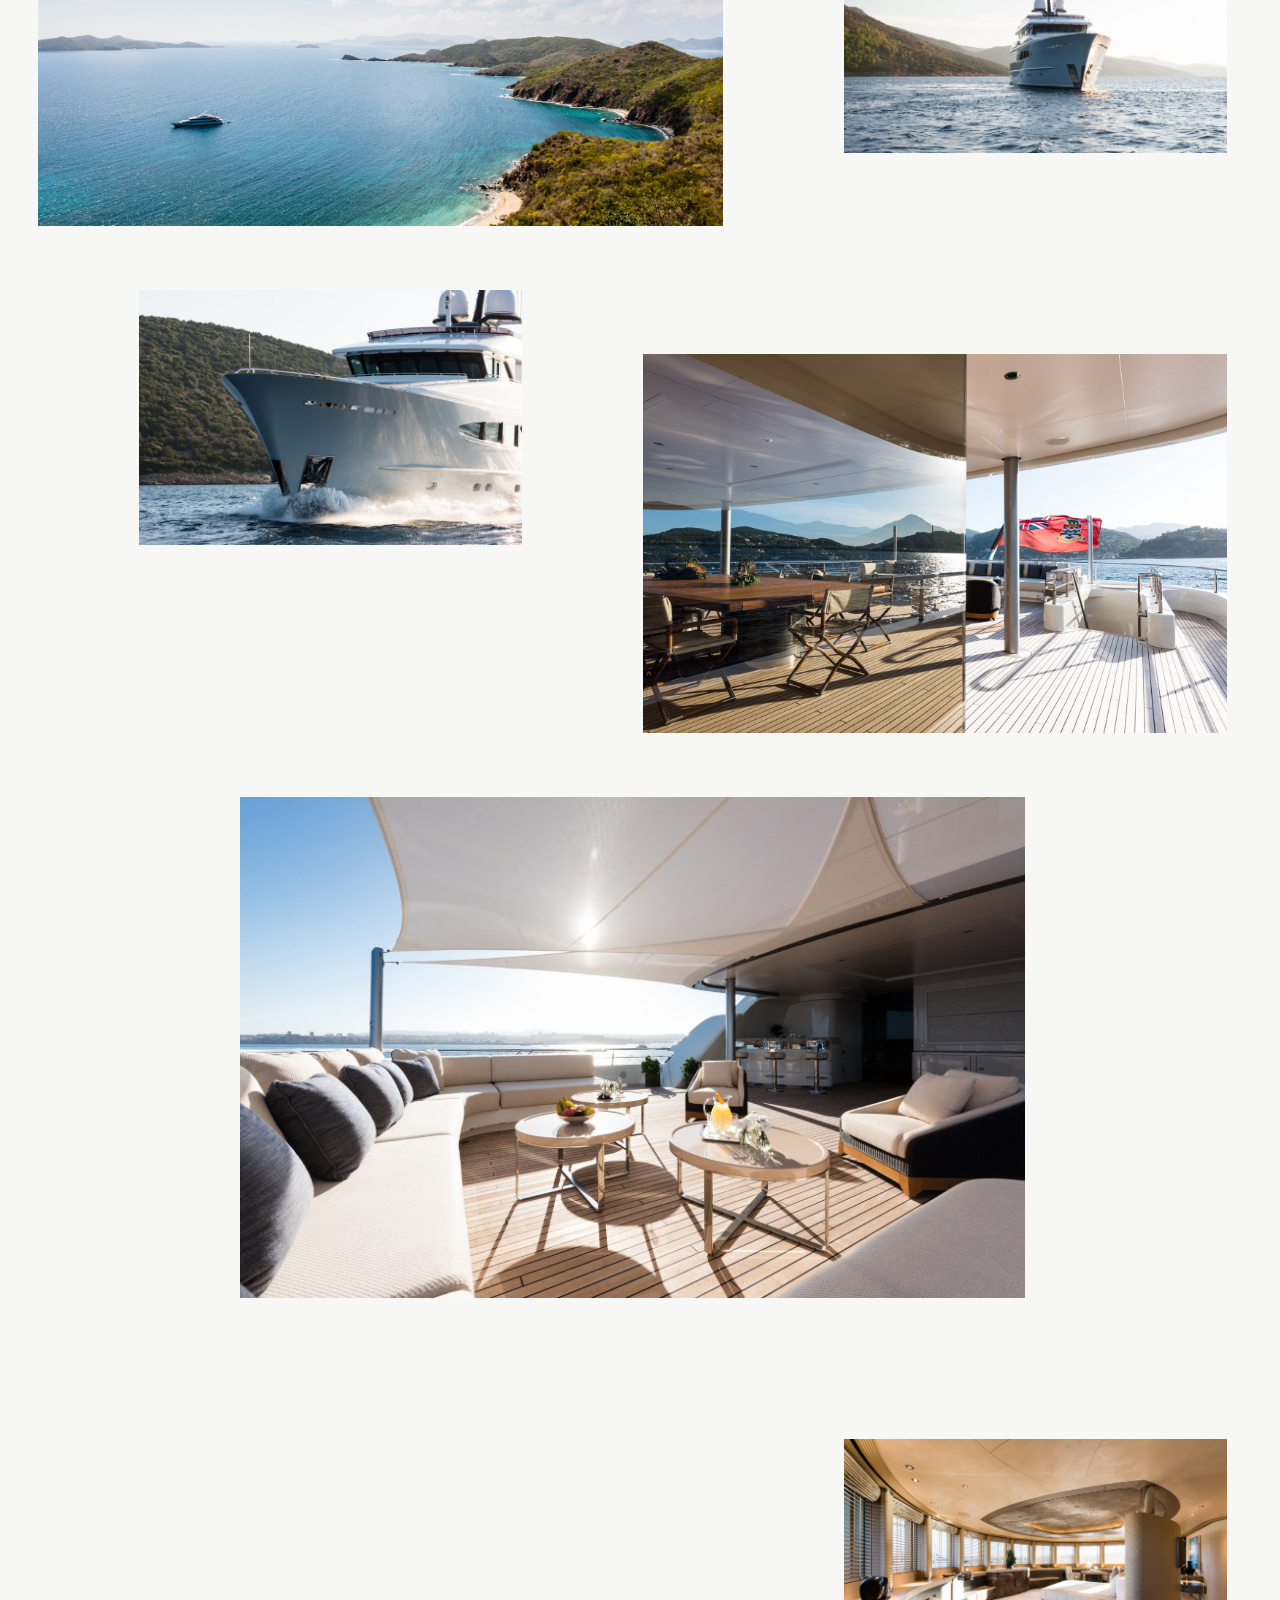
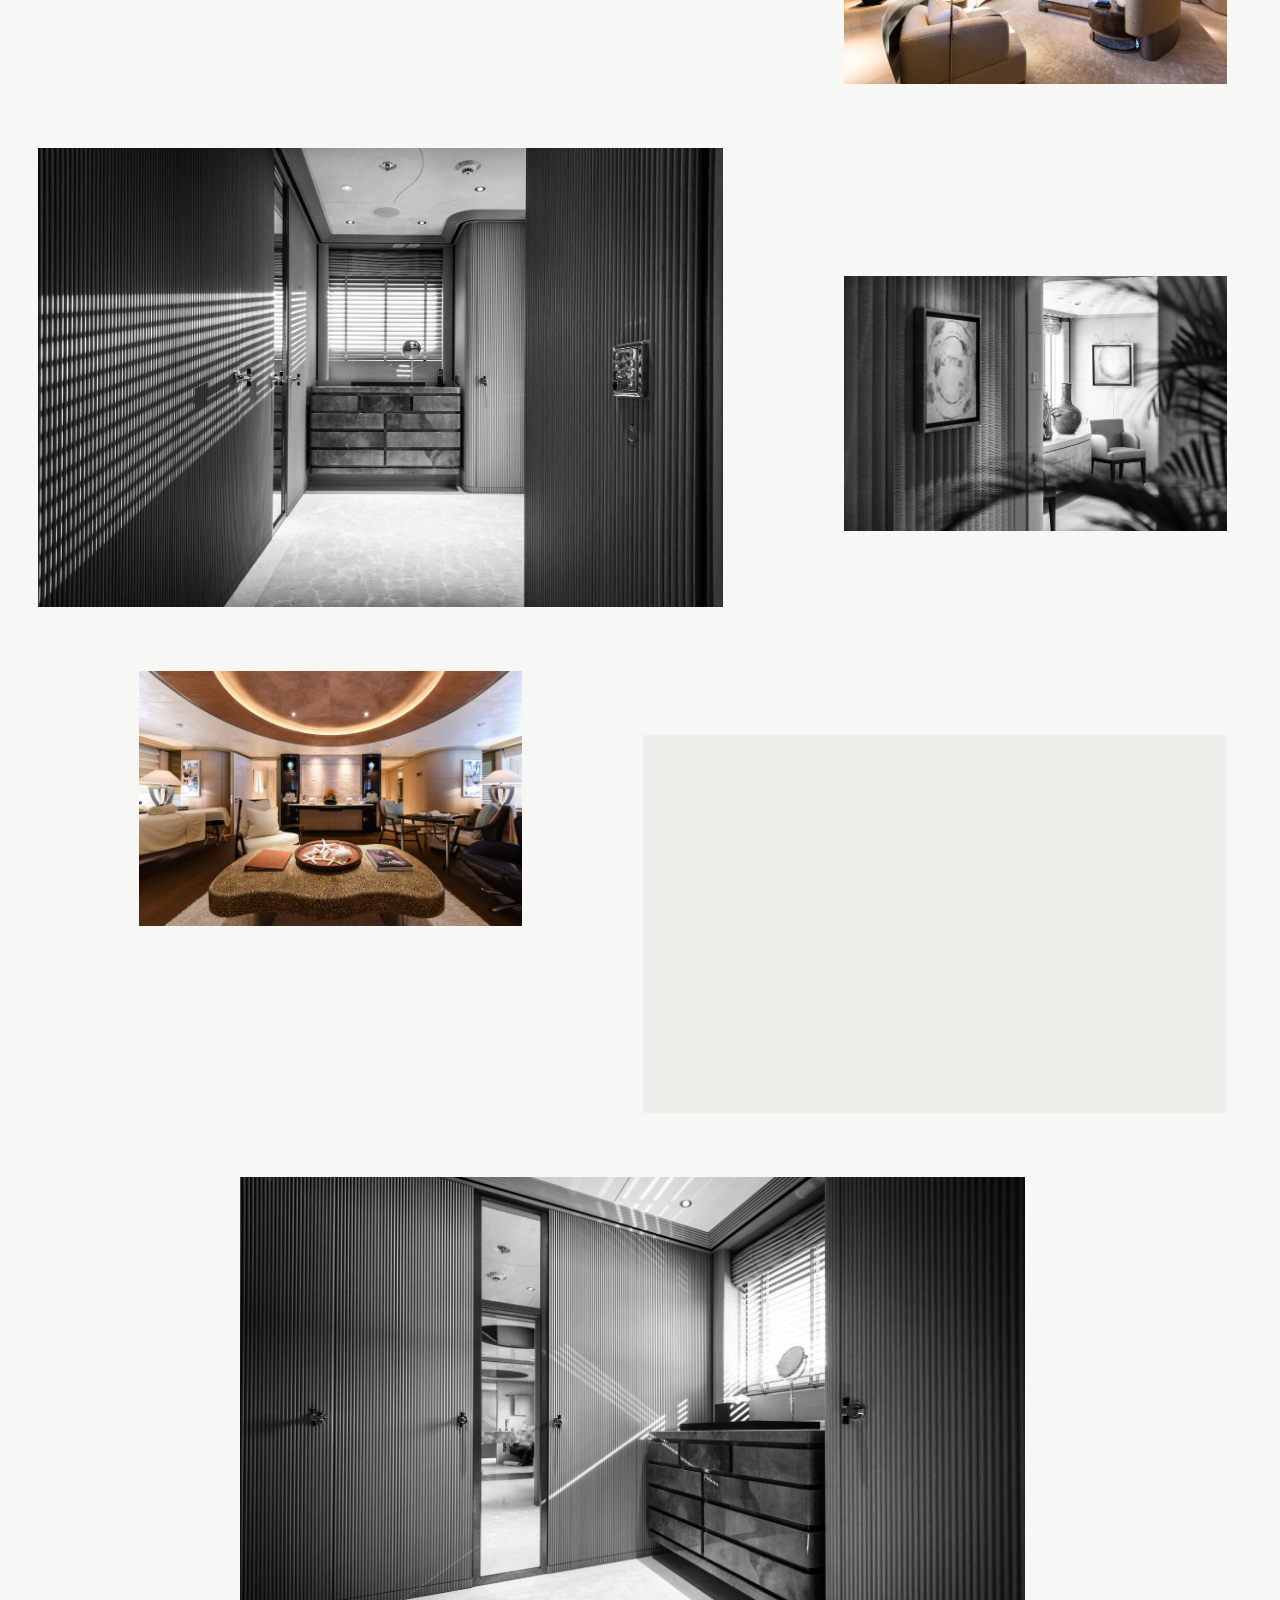
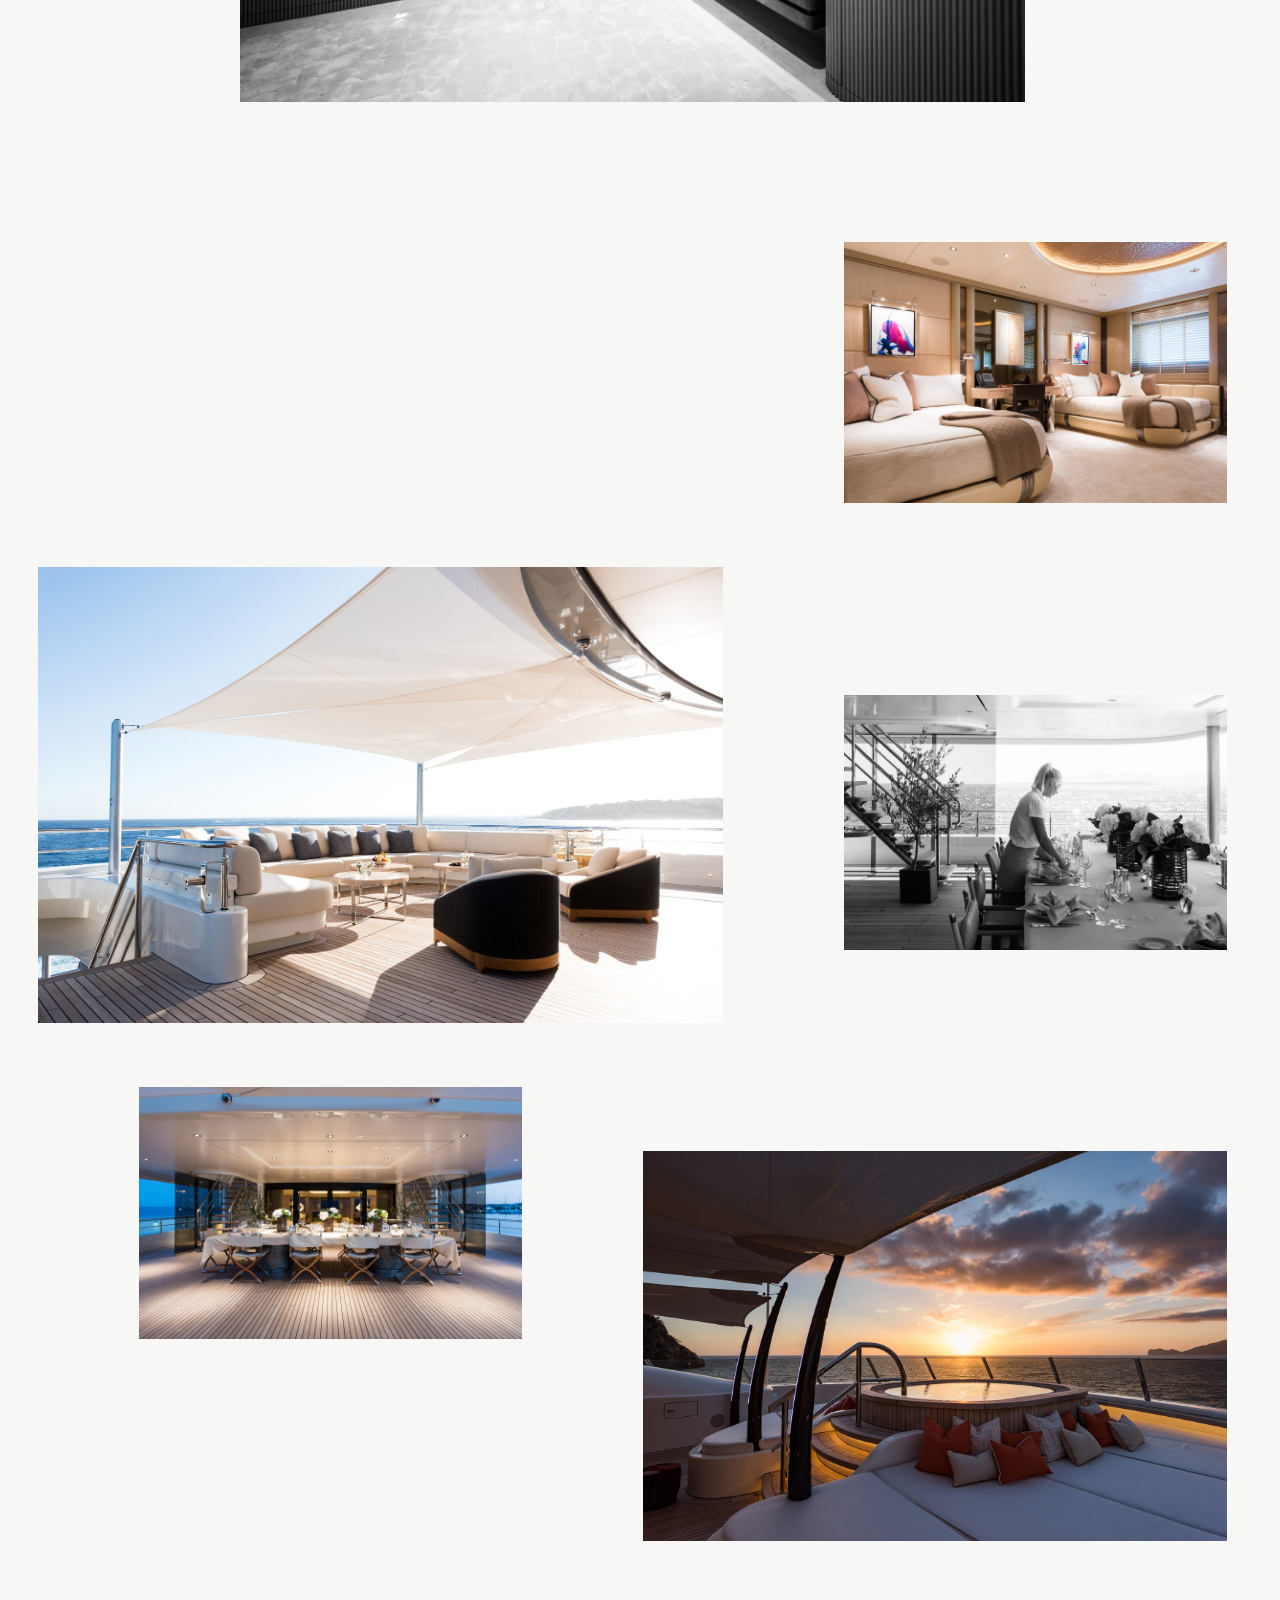
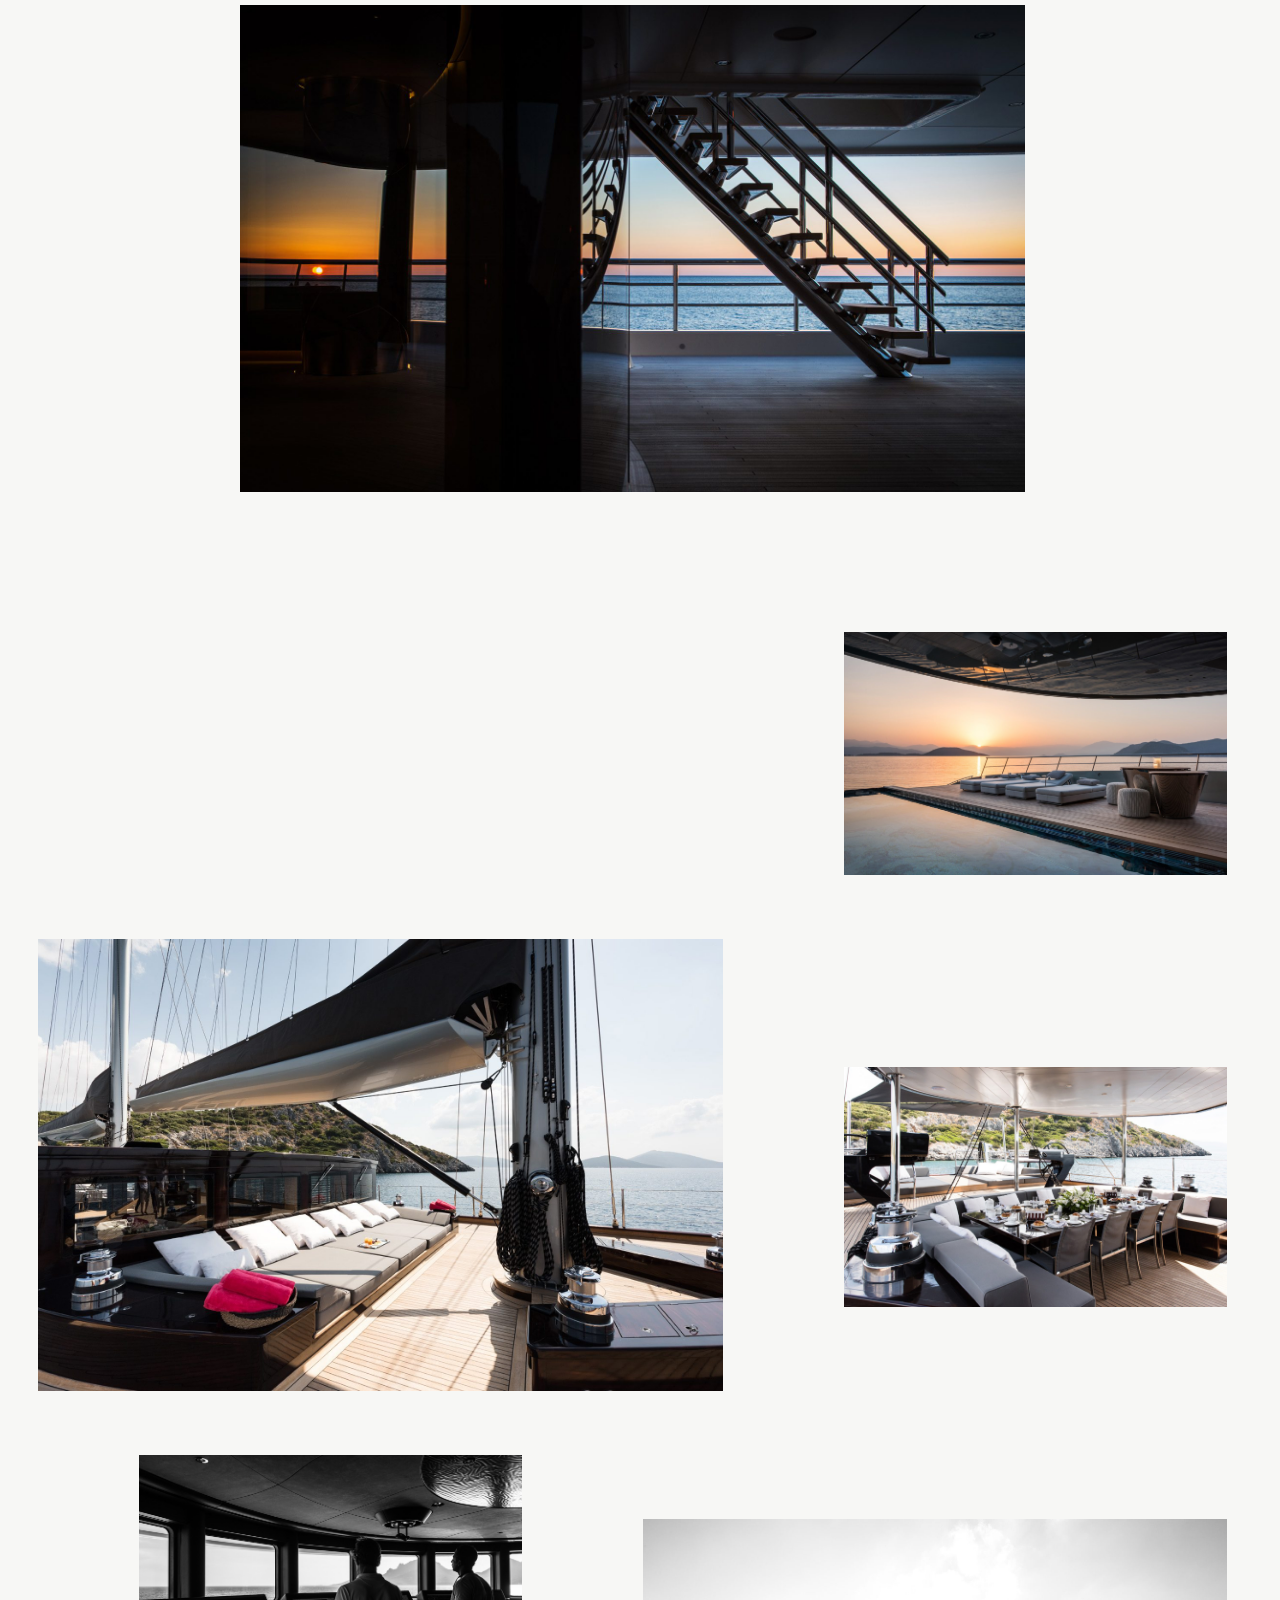
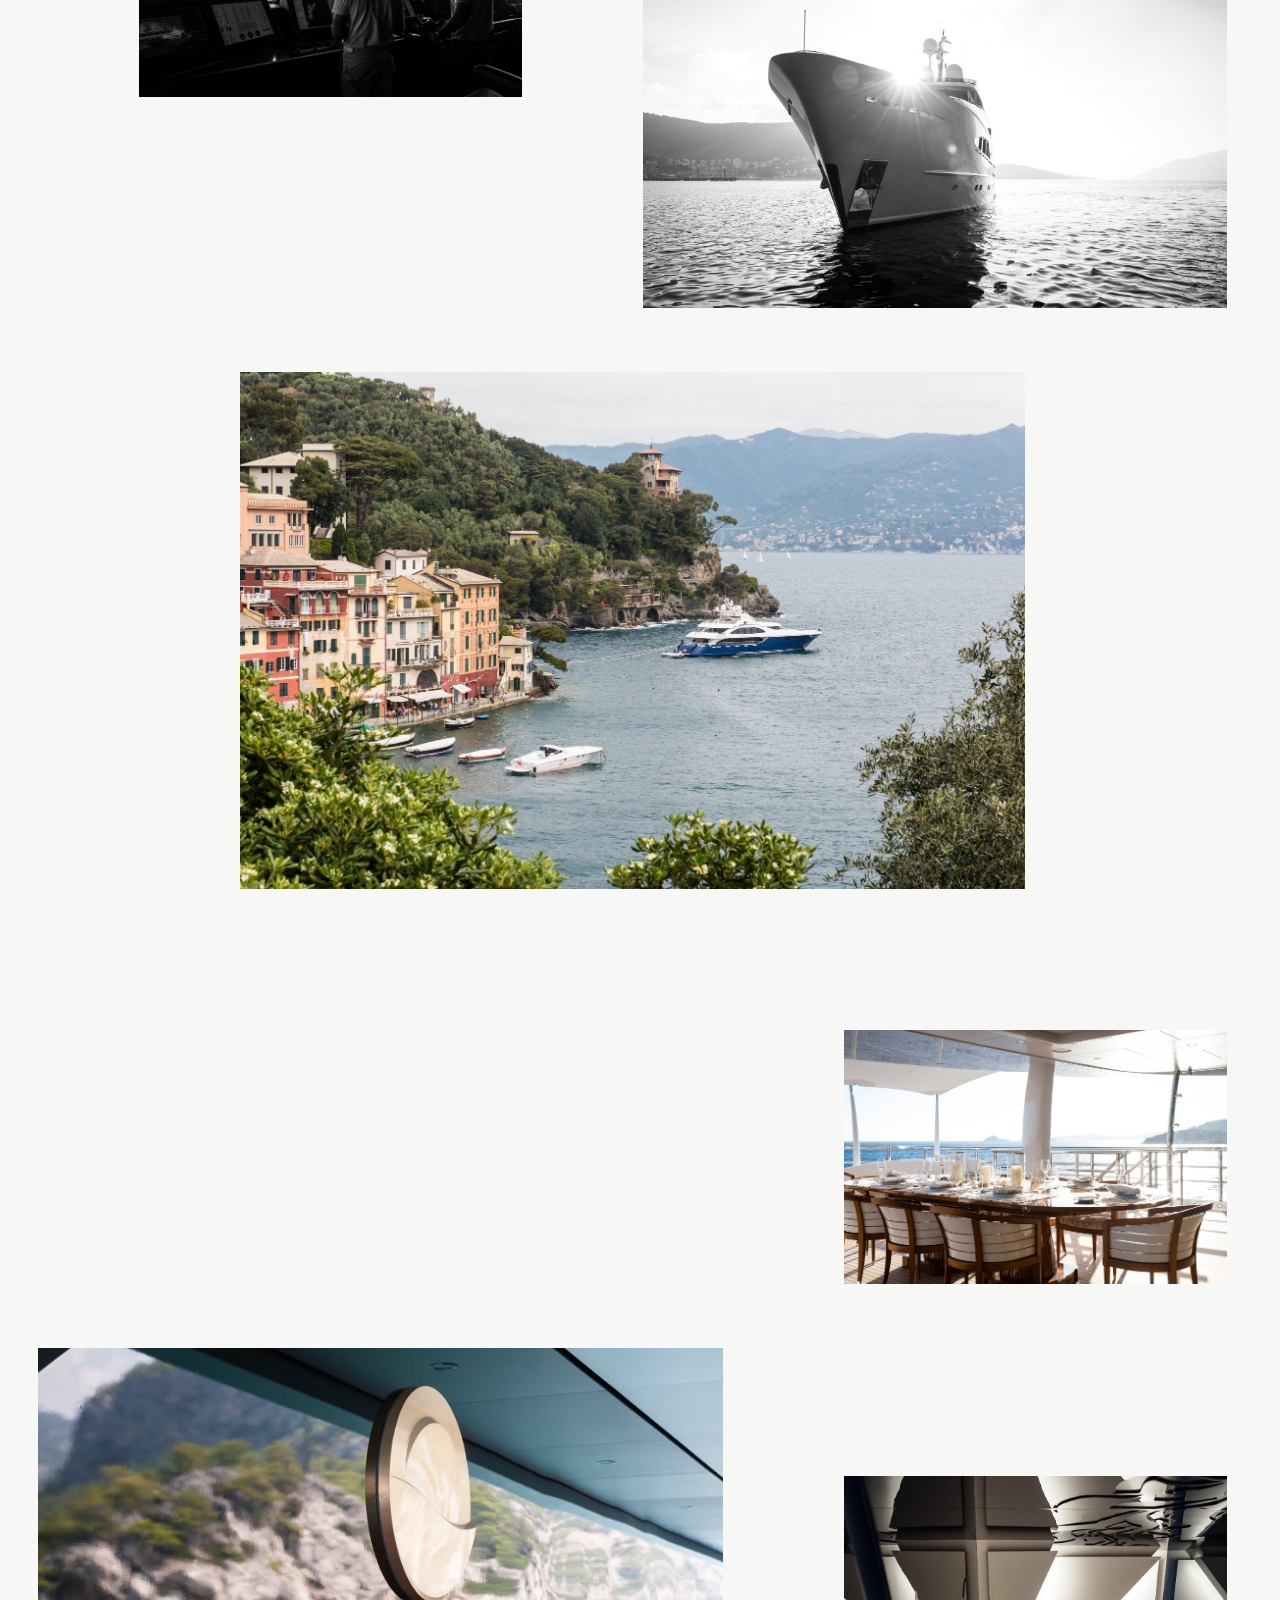
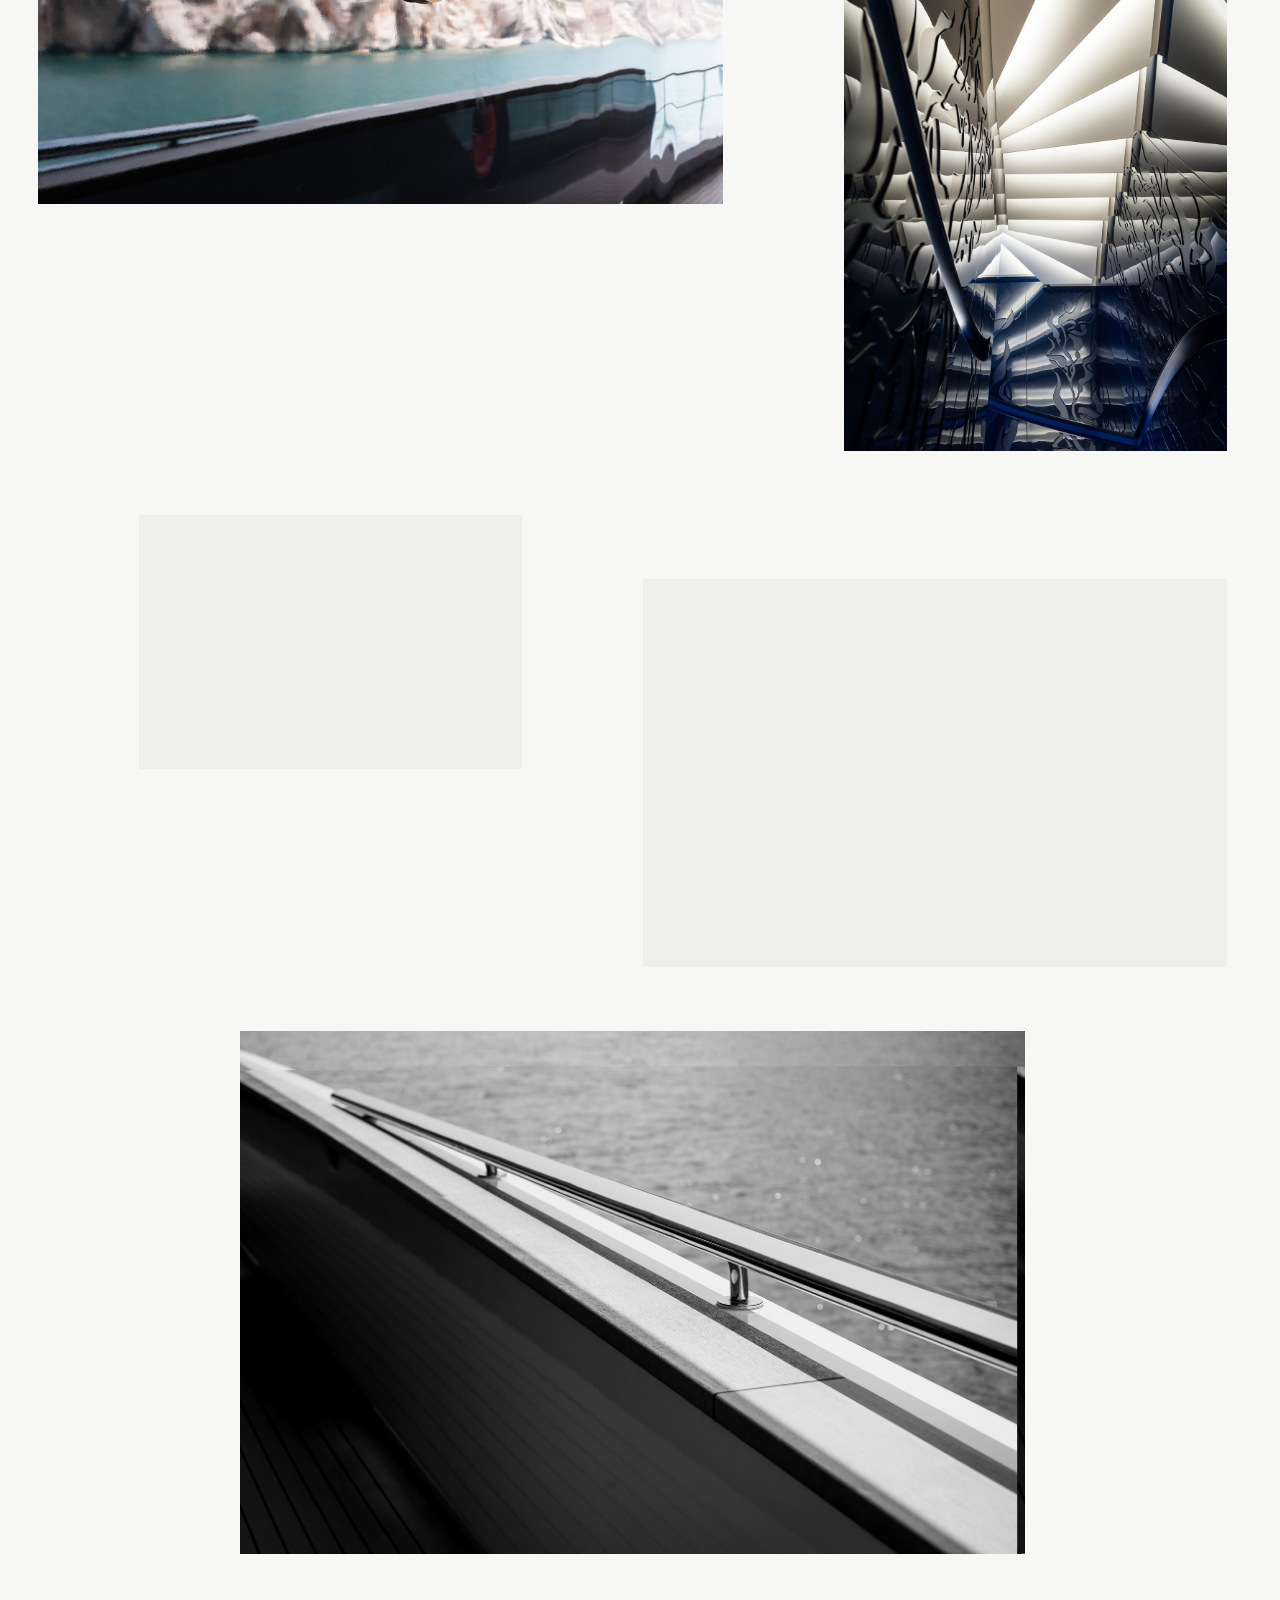
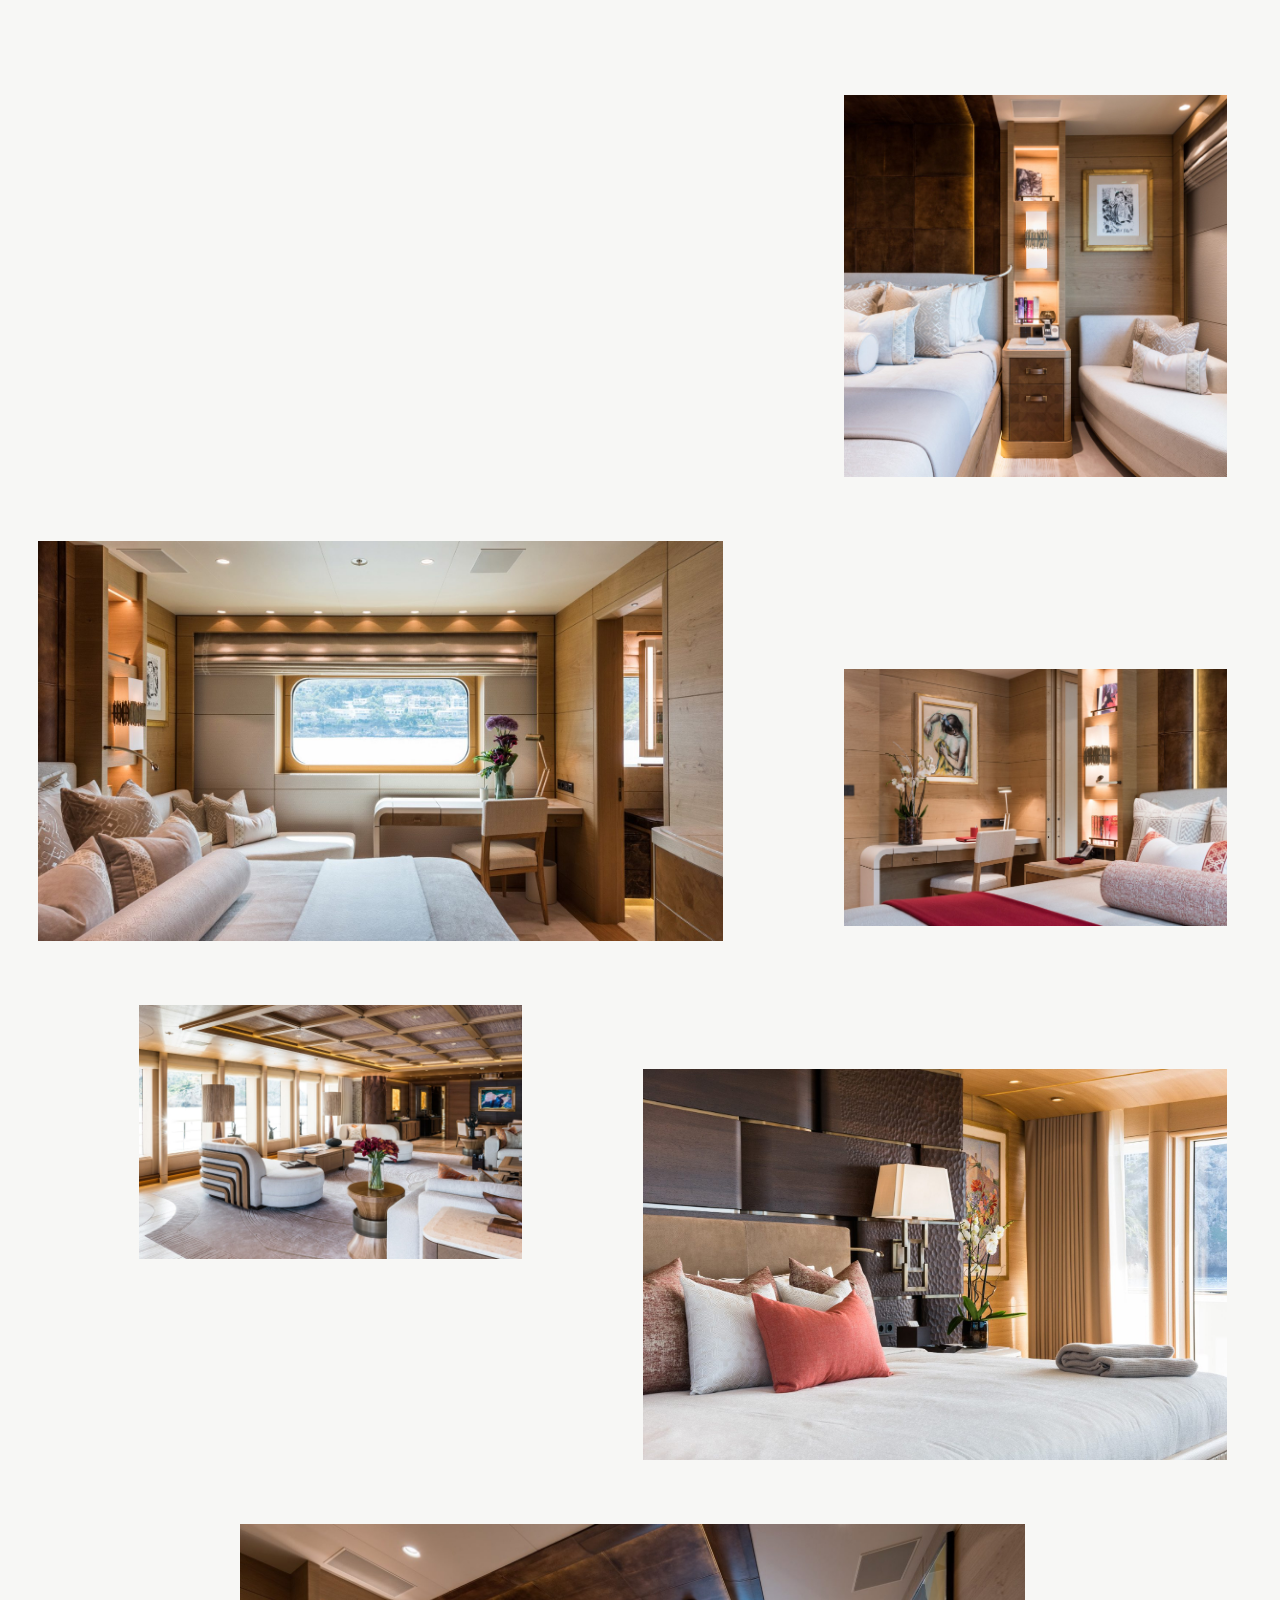
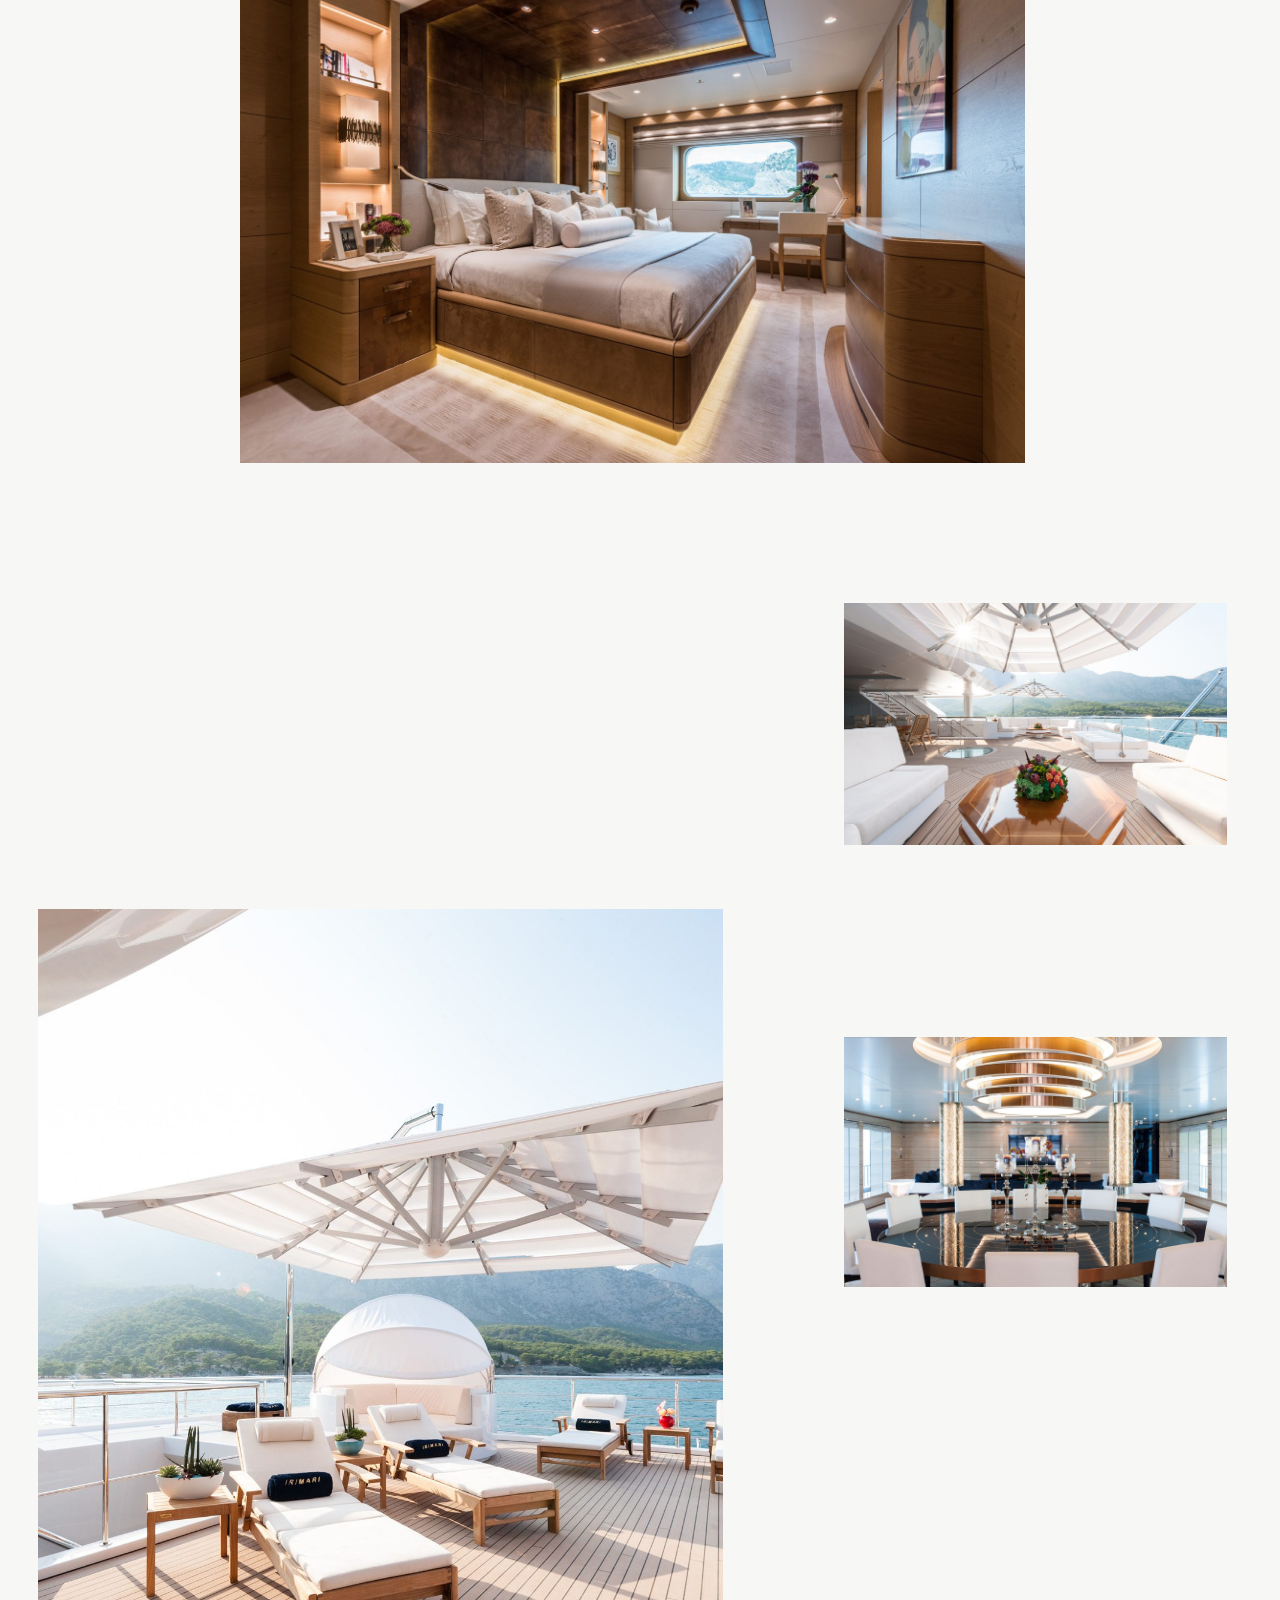
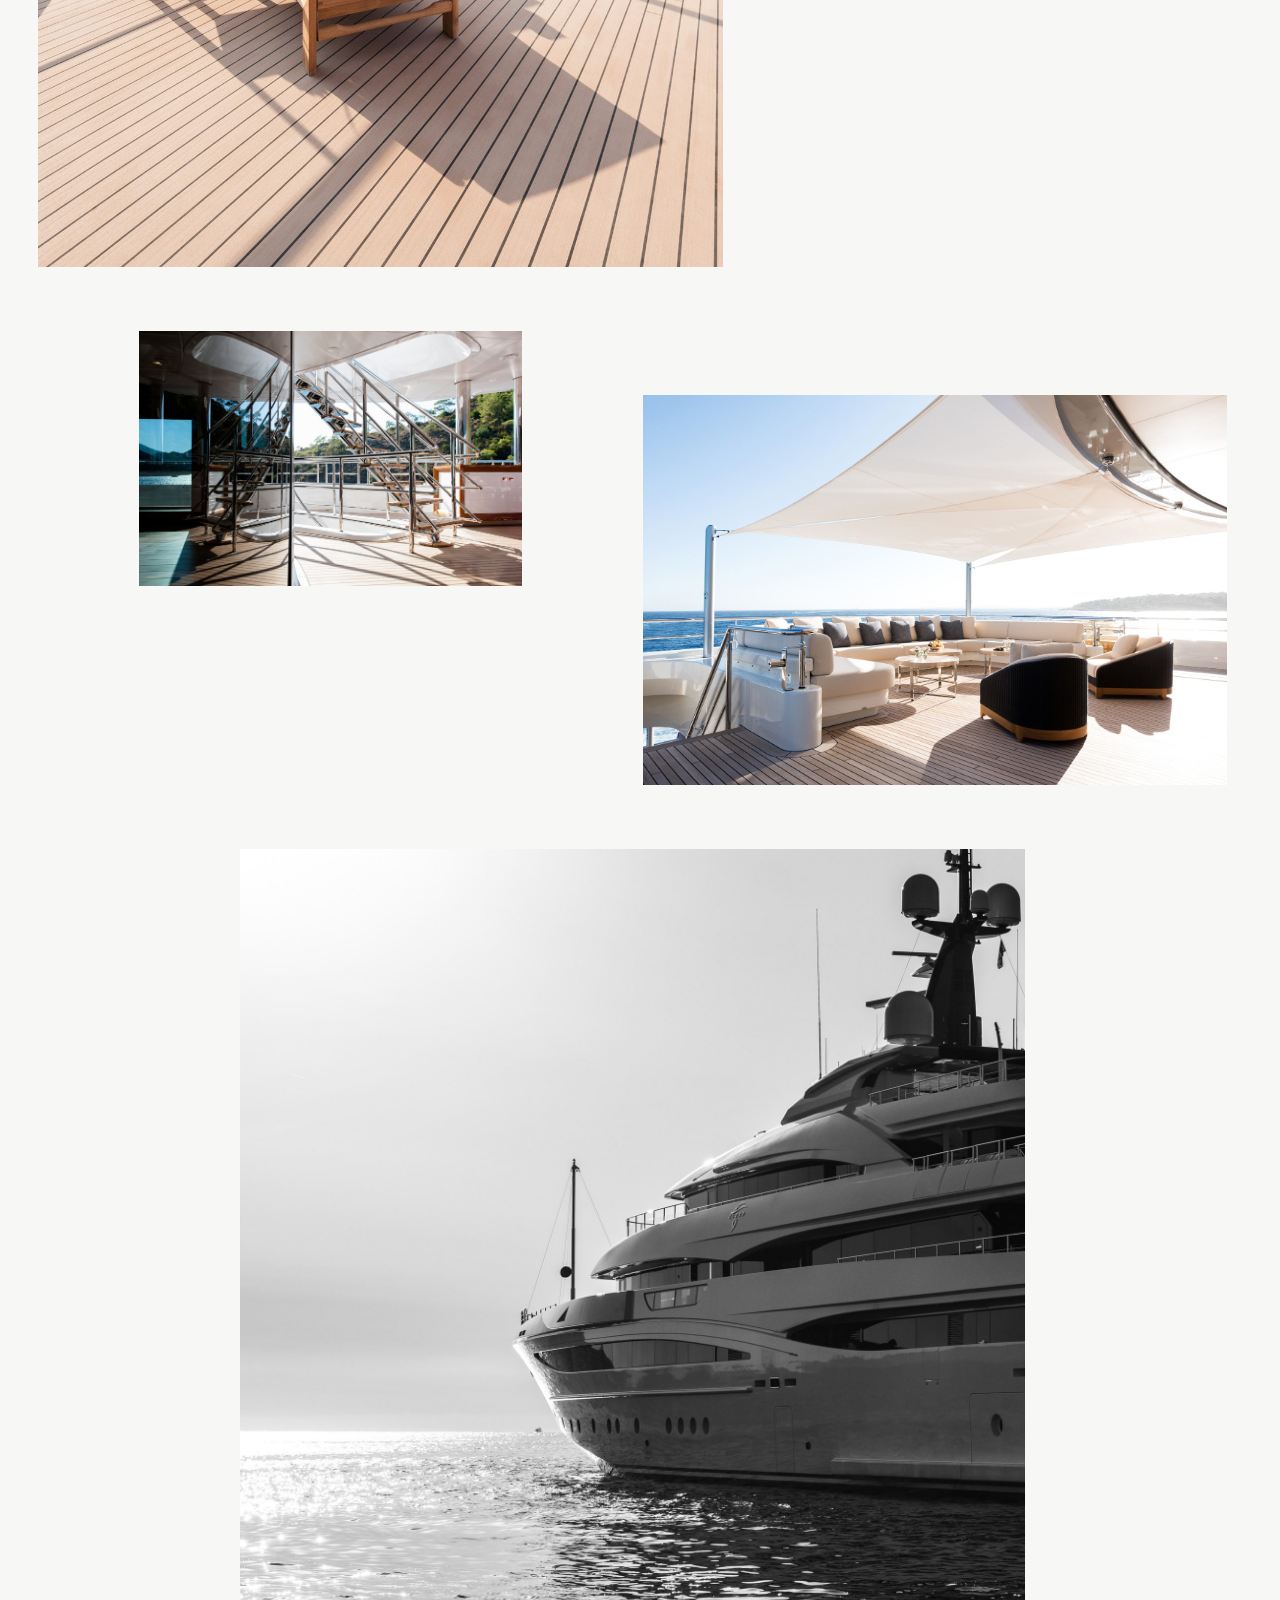
<file: photography/superyachts/index.html>
<!doctype html>
<html lang="en-GB">
<head>
  <meta charset="utf-8">
  <meta name="robots" content="noindex, nofollow">
  <meta name="viewport" content="width=device-width, initial-scale=1, viewport-fit=cover">
  <title>Superyachts Photography | Mark Sims</title>
  <meta name="description" content="Superyachts and their interiors, photographed in the UK and around the world.">
  <link rel="canonical" href="https://www.marksims.co.uk/photography/superyachts/">
  <meta property="og:type" content="website">
  <meta property="og:site_name" content="Mark Sims Photography &amp; Video">
  <meta property="og:title" content="Superyachts Photography | Mark Sims">
  <meta property="og:description" content="Superyachts and their interiors, photographed in the UK and around the world.">
  <meta property="og:url" content="https://www.marksims.co.uk/photography/superyachts/">
  <meta name="theme-color" content="#f7f7f5">
  <link rel="icon" href="../../img/brand/favicon.png" type="image/png">
  <link rel="apple-touch-icon" href="../../img/brand/apple-touch-icon.png">
  <link rel="preload" href="../../fonts/inter-300-800.woff2" as="font" type="font/woff2" crossorigin>
  <link rel="stylesheet" href="../../css/site.css">
  <link rel="stylesheet" href="../../css/lightbox.css">
  <script src="../../js/early.js"></script>
</head>
<body class="page-rec cmstemplate_site">
  <a class="skip" href="#main">Skip to content</a>
  <header class="hdr cmsobject_site-header" data-hdr>
    <a class="logo" href="../../" aria-label="Mark Sims Photography and Video, home">
      <img class="logo-mark logo-ink" src="../../img/brand/mark-black.png" alt="" width="468" height="468">
      <img class="logo-mark logo-light" src="../../img/brand/mark-white.png" alt="" width="468" height="468">
      <img class="logo-name logo-ink" src="../../img/brand/name-black.png" alt="Mark Sims" width="1500" height="165">
      <img class="logo-name logo-light" src="../../img/brand/name-white.png" alt="" width="1500" height="165">
    </a>
    <button class="menu-btn" type="button" aria-expanded="false" aria-controls="main-nav" data-menu><span class="menu-word">Menu</span><span class="menu-bars" aria-hidden="true"></span></button>
    <nav class="nav cmsnavigation_main-nav" id="main-nav" aria-label="Main">
      <a href="../../photography/">Photography</a>
      <a href="../../videography/">Videography</a>
      <a href="../../about/">About</a>
      <a href="../../contact/">Contact</a>
    </nav>
  </header>
  <main id="main" class="rec rec-cat">
    <article class="rec-wrap">
      <header class="rec-head">
        <p class="rec-back"><a href="../../photography/">Photography</a></p>
        <h1 class="rec-title">Superyachts</h1>
      </header>
      <figure class="rec-lead"><img src="../../img/photography/superyachts/041.jpg" alt="Superyachts" width="1596" height="1600" decoding="async"></figure>
      <div class="rec-story">
        <p>Superyachts and their interiors, photographed in the UK and around the world.</p>
      </div>
      <div class="rec-gallery" data-lb-mode="single">
        <figure class="rec-pic"><a href="../../img/photography/superyachts/001.jpg"><img src="../../img/photography/superyachts/001.jpg" alt="Superyachts: photograph 1 of 69" width="1600" height="1065" decoding="async"></a></figure>
        <figure class="rec-pic"><a href="../../img/photography/superyachts/002.jpg"><img src="../../img/photography/superyachts/002.jpg" alt="Superyachts: photograph 2 of 69" width="1600" height="1065" decoding="async"></a></figure>
        <figure class="rec-pic"><a href="../../img/photography/superyachts/003.jpg"><img src="../../img/photography/superyachts/003.jpg" alt="Superyachts: photograph 3 of 69" width="1600" height="1068" decoding="async"></a></figure>
        <figure class="rec-pic"><a href="../../img/photography/superyachts/004.jpg"><img src="../../img/photography/superyachts/004.jpg" alt="Superyachts: photograph 4 of 69" width="1600" height="1038" decoding="async"></a></figure>
        <figure class="rec-pic"><a href="../../img/photography/superyachts/005.jpg"><img src="../../img/photography/superyachts/005.jpg" alt="Superyachts: photograph 5 of 69" width="1600" height="1022" loading="lazy" decoding="async"></a></figure>
        <figure class="rec-pic"><a href="../../img/photography/superyachts/006.jpg"><img src="../../img/photography/superyachts/006.jpg" alt="Superyachts: photograph 6 of 69" width="1600" height="1025" loading="lazy" decoding="async"></a></figure>
        <figure class="rec-pic"><a href="../../img/photography/superyachts/007.jpg"><img src="../../img/photography/superyachts/007.jpg" alt="Superyachts: photograph 7 of 69" width="1600" height="1073" loading="lazy" decoding="async"></a></figure>
        <figure class="rec-pic"><a href="../../img/photography/superyachts/008.jpg"><img src="../../img/photography/superyachts/008.jpg" alt="Superyachts: photograph 8 of 69" width="1600" height="1065" loading="lazy" decoding="async"></a></figure>
        <figure class="rec-pic"><a href="../../img/photography/superyachts/009.jpg"><img src="../../img/photography/superyachts/009.jpg" alt="Superyachts: photograph 9 of 69" width="1600" height="1068" loading="lazy" decoding="async"></a></figure>
        <figure class="rec-pic"><a href="../../img/photography/superyachts/010.jpg"><img src="../../img/photography/superyachts/010.jpg" alt="Superyachts: photograph 10 of 69" width="1600" height="1037" loading="lazy" decoding="async"></a></figure>
        <figure class="rec-pic"><a href="../../img/photography/superyachts/011.jpg"><img src="../../img/photography/superyachts/011.jpg" alt="Superyachts: photograph 11 of 69" width="1600" height="1068" loading="lazy" decoding="async"></a></figure>
        <figure class="rec-pic"><a href="../../img/photography/superyachts/012.jpg"><img src="../../img/photography/superyachts/012.jpg" alt="Superyachts: photograph 12 of 69" width="1600" height="1088" loading="lazy" decoding="async"></a></figure>
        <figure class="rec-pic"><a href="../../img/photography/superyachts/013.jpg"><img src="../../img/photography/superyachts/013.jpg" alt="Superyachts: photograph 13 of 69" width="1600" height="1067" loading="lazy" decoding="async"></a></figure>
        <figure class="rec-pic"><a href="../../img/photography/superyachts/014.jpg"><img src="../../img/photography/superyachts/014.jpg" alt="Superyachts: photograph 14 of 69" width="1600" height="1068" loading="lazy" decoding="async"></a></figure>
        <figure class="rec-pic"><a href="../../img/photography/superyachts/015.jpg"><img src="../../img/photography/superyachts/015.jpg" alt="Superyachts: photograph 15 of 69" width="1600" height="1052" loading="lazy" decoding="async"></a></figure>
        <figure class="rec-pic"><a href="../../img/photography/superyachts/016.jpg"><img src="../../img/photography/superyachts/016.jpg" alt="Superyachts: photograph 16 of 69" width="1600" height="1068" loading="lazy" decoding="async"></a></figure>
        <figure class="rec-pic"><a href="../../img/photography/superyachts/017.jpg"><img src="../../img/photography/superyachts/017.jpg" alt="Superyachts: photograph 17 of 69" width="1600" height="992" loading="lazy" decoding="async"></a></figure>
        <figure class="rec-pic"><a href="../../img/photography/superyachts/018.jpg"><img src="../../img/photography/superyachts/018.jpg" alt="Superyachts: photograph 18 of 69" width="1600" height="1013" loading="lazy" decoding="async"></a></figure>
        <figure class="rec-pic"><a href="../../img/photography/superyachts/019.jpg"><img src="../../img/photography/superyachts/019.jpg" alt="Superyachts: photograph 19 of 69" width="1600" height="1058" loading="lazy" decoding="async"></a></figure>
        <figure class="rec-pic"><a href="../../img/photography/superyachts/020.jpg"><img src="../../img/photography/superyachts/020.jpg" alt="Superyachts: photograph 20 of 69" width="1600" height="1004" loading="lazy" decoding="async"></a></figure>
        <figure class="rec-pic"><a href="../../img/photography/superyachts/021.jpg"><img src="../../img/photography/superyachts/021.jpg" alt="Superyachts: photograph 21 of 69" width="1600" height="1013" loading="lazy" decoding="async"></a></figure>
        <figure class="rec-pic"><a href="../../img/photography/superyachts/022.jpg"><img src="../../img/photography/superyachts/022.jpg" alt="Superyachts: photograph 22 of 69" width="1600" height="1065" loading="lazy" decoding="async"></a></figure>
        <figure class="rec-pic"><a href="../../img/photography/superyachts/023.jpg"><img src="../../img/photography/superyachts/023.jpg" alt="Superyachts: photograph 23 of 69" width="1600" height="1053" loading="lazy" decoding="async"></a></figure>
        <figure class="rec-pic"><a href="../../img/photography/superyachts/024.jpg"><img src="../../img/photography/superyachts/024.jpg" alt="Superyachts: photograph 24 of 69" width="1600" height="1065" loading="lazy" decoding="async"></a></figure>
        <figure class="rec-pic"><a href="../../img/photography/superyachts/025.jpg"><img src="../../img/photography/superyachts/025.jpg" alt="Superyachts: photograph 25 of 69" width="1600" height="1065" loading="lazy" decoding="async"></a></figure>
        <figure class="rec-pic"><a href="../../img/photography/superyachts/026.jpg"><img src="../../img/photography/superyachts/026.jpg" alt="Superyachts: photograph 26 of 69" width="1065" height="1600" loading="lazy" decoding="async"></a></figure>
        <figure class="rec-pic"><a href="../../img/photography/superyachts/027.jpg"><img src="../../img/photography/superyachts/027.jpg" alt="Superyachts: photograph 27 of 69" width="1600" height="1065" loading="lazy" decoding="async"></a></figure>
        <figure class="rec-pic"><a href="../../img/photography/superyachts/028.jpg"><img src="../../img/photography/superyachts/028.jpg" alt="Superyachts: photograph 28 of 69" width="1600" height="1065" loading="lazy" decoding="async"></a></figure>
        <figure class="rec-pic"><a href="../../img/photography/superyachts/029.jpg"><img src="../../img/photography/superyachts/029.jpg" alt="Superyachts: photograph 29 of 69" width="1600" height="1065" loading="lazy" decoding="async"></a></figure>
        <figure class="rec-pic"><a href="../../img/photography/superyachts/030.jpg"><img src="../../img/photography/superyachts/030.jpg" alt="Superyachts: photograph 30 of 69" width="1600" height="1600" loading="lazy" decoding="async"></a></figure>
        <figure class="rec-pic"><a href="../../img/photography/superyachts/031.jpg"><img src="../../img/photography/superyachts/031.jpg" alt="Superyachts: photograph 31 of 69" width="1600" height="934" loading="lazy" decoding="async"></a></figure>
        <figure class="rec-pic"><a href="../../img/photography/superyachts/032.jpg"><img src="../../img/photography/superyachts/032.jpg" alt="Superyachts: photograph 32 of 69" width="1600" height="1073" loading="lazy" decoding="async"></a></figure>
        <figure class="rec-pic"><a href="../../img/photography/superyachts/033.jpg"><img src="../../img/photography/superyachts/033.jpg" alt="Superyachts: photograph 33 of 69" width="1600" height="1064" loading="lazy" decoding="async"></a></figure>
        <figure class="rec-pic"><a href="../../img/photography/superyachts/034.jpg"><img src="../../img/photography/superyachts/034.jpg" alt="Superyachts: photograph 34 of 69" width="1600" height="1071" loading="lazy" decoding="async"></a></figure>
        <figure class="rec-pic"><a href="../../img/photography/superyachts/035.jpg"><img src="../../img/photography/superyachts/035.jpg" alt="Superyachts: photograph 35 of 69" width="1600" height="1098" loading="lazy" decoding="async"></a></figure>
        <figure class="rec-pic"><a href="../../img/photography/superyachts/036.jpg"><img src="../../img/photography/superyachts/036.jpg" alt="Superyachts: photograph 36 of 69" width="1600" height="1010" loading="lazy" decoding="async"></a></figure>
        <figure class="rec-pic"><a href="../../img/photography/superyachts/037.jpg"><img src="../../img/photography/superyachts/037.jpg" alt="Superyachts: photograph 37 of 69" width="1143" height="1600" loading="lazy" decoding="async"></a></figure>
        <figure class="rec-pic"><a href="../../img/photography/superyachts/038.jpg"><img src="../../img/photography/superyachts/038.jpg" alt="Superyachts: photograph 38 of 69" width="1600" height="1048" loading="lazy" decoding="async"></a></figure>
        <figure class="rec-pic"><a href="../../img/photography/superyachts/039.jpg"><img src="../../img/photography/superyachts/039.jpg" alt="Superyachts: photograph 39 of 69" width="1600" height="1065" loading="lazy" decoding="async"></a></figure>
        <figure class="rec-pic"><a href="../../img/photography/superyachts/040.jpg"><img src="../../img/photography/superyachts/040.jpg" alt="Superyachts: photograph 40 of 69" width="1600" height="1067" loading="lazy" decoding="async"></a></figure>
        <figure class="rec-pic"><a href="../../img/photography/superyachts/041.jpg"><img src="../../img/photography/superyachts/041.jpg" alt="Superyachts: photograph 41 of 69" width="1596" height="1600" loading="lazy" decoding="async"></a></figure>
        <figure class="rec-pic"><a href="../../img/photography/superyachts/042.jpg"><img src="../../img/photography/superyachts/042.jpg" alt="Superyachts: photograph 42 of 69" width="1600" height="1065" loading="lazy" decoding="async"></a></figure>
        <figure class="rec-pic"><a href="../../img/photography/superyachts/043.jpg"><img src="../../img/photography/superyachts/043.jpg" alt="Superyachts: photograph 43 of 69" width="1600" height="1106" loading="lazy" decoding="async"></a></figure>
        <figure class="rec-pic"><a href="../../img/photography/superyachts/044.jpg"><img src="../../img/photography/superyachts/044.jpg" alt="Superyachts: photograph 44 of 69" width="1600" height="1068" loading="lazy" decoding="async"></a></figure>
        <figure class="rec-pic"><a href="../../img/photography/superyachts/045.jpg"><img src="../../img/photography/superyachts/045.jpg" alt="Superyachts: photograph 45 of 69" width="1600" height="1065" loading="lazy" decoding="async"></a></figure>
        <figure class="rec-pic"><a href="../../img/photography/superyachts/046.jpg"><img src="../../img/photography/superyachts/046.jpg" alt="Superyachts: photograph 46 of 69" width="1600" height="1065" loading="lazy" decoding="async"></a></figure>
        <figure class="rec-pic"><a href="../../img/photography/superyachts/047.jpg"><img src="../../img/photography/superyachts/047.jpg" alt="Superyachts: photograph 47 of 69" width="1600" height="1001" loading="lazy" decoding="async"></a></figure>
        <figure class="rec-pic"><a href="../../img/photography/superyachts/048.jpg"><img src="../../img/photography/superyachts/048.jpg" alt="Superyachts: photograph 48 of 69" width="1600" height="1065" loading="lazy" decoding="async"></a></figure>
        <figure class="rec-pic"><a href="../../img/photography/superyachts/049.jpg"><img src="../../img/photography/superyachts/049.jpg" alt="Superyachts: photograph 49 of 69" width="1600" height="1068" loading="lazy" decoding="async"></a></figure>
        <figure class="rec-pic"><a href="../../img/photography/superyachts/050.jpg"><img src="../../img/photography/superyachts/050.jpg" alt="Superyachts: photograph 50 of 69" width="1600" height="1065" loading="lazy" decoding="async"></a></figure>
        <figure class="rec-pic"><a href="../../img/photography/superyachts/051.jpg"><img src="../../img/photography/superyachts/051.jpg" alt="Superyachts: photograph 51 of 69" width="1600" height="1064" loading="lazy" decoding="async"></a></figure>
        <figure class="rec-pic"><a href="../../img/photography/superyachts/052.jpg"><img src="../../img/photography/superyachts/052.jpg" alt="Superyachts: photograph 52 of 69" width="1600" height="1065" loading="lazy" decoding="async"></a></figure>
        <figure class="rec-pic"><a href="../../img/photography/superyachts/053.jpg"><img src="../../img/photography/superyachts/053.jpg" alt="Superyachts: photograph 53 of 69" width="1600" height="1048" loading="lazy" decoding="async"></a></figure>
        <figure class="rec-pic"><a href="../../img/photography/superyachts/054.jpg"><img src="../../img/photography/superyachts/054.jpg" alt="Superyachts: photograph 54 of 69" width="1600" height="1065" loading="lazy" decoding="async"></a></figure>
        <figure class="rec-pic"><a href="../../img/photography/superyachts/055.jpg"><img src="../../img/photography/superyachts/055.jpg" alt="Superyachts: photograph 55 of 69" width="2000" height="1331" loading="lazy" decoding="async"></a></figure>
        <figure class="rec-pic"><a href="../../img/photography/superyachts/056.jpg"><img src="../../img/photography/superyachts/056.jpg" alt="Superyachts: photograph 56 of 69" width="2000" height="1335" loading="lazy" decoding="async"></a></figure>
        <figure class="rec-pic"><a href="../../img/photography/superyachts/057.jpg"><img src="../../img/photography/superyachts/057.jpg" alt="Superyachts: photograph 57 of 69" width="2000" height="1312" loading="lazy" decoding="async"></a></figure>
        <figure class="rec-pic"><a href="../../img/photography/superyachts/058.jpg"><img src="../../img/photography/superyachts/058.jpg" alt="Superyachts: photograph 58 of 69" width="2000" height="1335" loading="lazy" decoding="async"></a></figure>
        <figure class="rec-pic"><a href="../../img/photography/superyachts/059.jpg"><img src="../../img/photography/superyachts/059.jpg" alt="Superyachts: photograph 59 of 69" width="2000" height="1335" loading="lazy" decoding="async"></a></figure>
        <figure class="rec-pic"><a href="../../img/photography/superyachts/060.jpg"><img src="../../img/photography/superyachts/060.jpg" alt="Superyachts: photograph 60 of 69" width="2000" height="1335" loading="lazy" decoding="async"></a></figure>
        <figure class="rec-pic"><a href="../../img/photography/superyachts/061.jpg"><img src="../../img/photography/superyachts/061.jpg" alt="Superyachts: photograph 61 of 69" width="2000" height="1335" loading="lazy" decoding="async"></a></figure>
        <figure class="rec-pic"><a href="../../img/photography/superyachts/062.jpg"><img src="../../img/photography/superyachts/062.jpg" alt="Superyachts: photograph 62 of 69" width="2000" height="1331" loading="lazy" decoding="async"></a></figure>
        <figure class="rec-pic"><a href="../../img/photography/superyachts/063.jpg"><img src="../../img/photography/superyachts/063.jpg" alt="Superyachts: photograph 63 of 69" width="2000" height="1316" loading="lazy" decoding="async"></a></figure>
        <figure class="rec-pic"><a href="../../img/photography/superyachts/064.jpg"><img src="../../img/photography/superyachts/064.jpg" alt="Superyachts: photograph 64 of 69" width="1335" height="2000" loading="lazy" decoding="async"></a></figure>
        <figure class="rec-pic"><a href="../../img/photography/superyachts/065.jpg"><img src="../../img/photography/superyachts/065.jpg" alt="Superyachts: photograph 65 of 69" width="2000" height="1317" loading="lazy" decoding="async"></a></figure>
        <figure class="rec-pic"><a href="../../img/photography/superyachts/066.jpg"><img src="../../img/photography/superyachts/066.jpg" alt="Superyachts: photograph 66 of 69" width="2000" height="1331" loading="lazy" decoding="async"></a></figure>
        <figure class="rec-pic"><a href="../../img/photography/superyachts/067.jpg"><img src="../../img/photography/superyachts/067.jpg" alt="Superyachts: photograph 67 of 69" width="2000" height="1304" loading="lazy" decoding="async"></a></figure>
        <figure class="rec-pic"><a href="../../img/photography/superyachts/068.jpg"><img src="../../img/photography/superyachts/068.jpg" alt="Superyachts: photograph 68 of 69" width="2000" height="1413" loading="lazy" decoding="async"></a></figure>
        <figure class="rec-pic"><a href="../../img/photography/superyachts/069.jpg"><img src="../../img/photography/superyachts/069.jpg" alt="Superyachts: photograph 69 of 69" width="2000" height="1341" loading="lazy" decoding="async"></a></figure>
      </div>
    </article>
  </main>
  <footer class="ftr cmsobject_site-footer">
    <div class="ftr-cta">
      <p class="ftr-big">Have a shoot in mind?</p>
      <a class="btn btn-accent" href="../../contact/">Start a project <span aria-hidden="true">→</span></a>
    </div>
    <div class="ftr-grid">
      <div class="ftr-col">
        <h2 class="ftr-h">Site map</h2>
        <nav class="ftr-nav cmsnavigation_footer-nav" aria-label="Site map">
          <a href="../../">Home</a>
          <a href="../../about/">About</a>
          <a href="../../photography/">Photography</a>
          <a href="../../videography/">Videography</a>
          <a href="../../contact/">Contact</a>
        </nav>
      </div>
      <div class="ftr-col">
        <h2 class="ftr-h">Photography</h2>
        <ul class="ftr-cats" data-cats>
          <li><a href="../../photography/architecture-interiors/">Architecture &amp; Interiors</a></li>
          <li><a href="../../photography/portrait-lifestyle/">Portrait &amp; Lifestyle</a></li>
          <li><a href="../../photography/product/">Product</a></li>
          <li><a href="../../photography/superyachts/">Superyachts</a></li>
          <li><a href="../../photography/urban-landscape/">Urban Environment &amp; Landscape</a></li>
          <li><a href="../../photography/aerial/">Aerial</a></li>
          <li><a href="../../photography/automotive/">Automotive</a></li>
          <li><a href="../../photography/care-sector/">Care sector</a></li>
          <li><a href="../../photography/events/">Events</a></li>
        </ul>
      </div>
      <div class="ftr-col">
        <h2 class="ftr-h">Contact</h2>
        <p><a href="mailto:mark@marksims.co.uk">mark@marksims.co.uk</a><br><a href="tel:+447887843138">+44 (0) 7887 843138</a><br>St Albans, Hertfordshire</p>
      </div>
      <div class="ftr-col">
        <h2 class="ftr-h">Follow</h2>
        <p><a href="https://www.instagram.com/marksimsphotography/" target="_blank" rel="noopener">Instagram ↗</a><br><a href="https://www.facebook.com/marksimsphoto/" target="_blank" rel="noopener">Facebook ↗</a></p>
      </div>
    </div>
    <div class="ftr-base">
      <img class="ftr-mark" src="../../img/brand/mark-white.png" alt="" width="468" height="468">
      <span>© 2026 Mark Sims Photography</span>
      <span>Member of the Association of Photographers · CAA authorised drone operator</span>
      <a href="#" data-cnx-consent>Cookie settings</a>
    </div>
  </footer>
  <script src="../../js/lightbox.js"></script>
  <script src="../../js/site.js"></script>
</body>
</html>
</file>
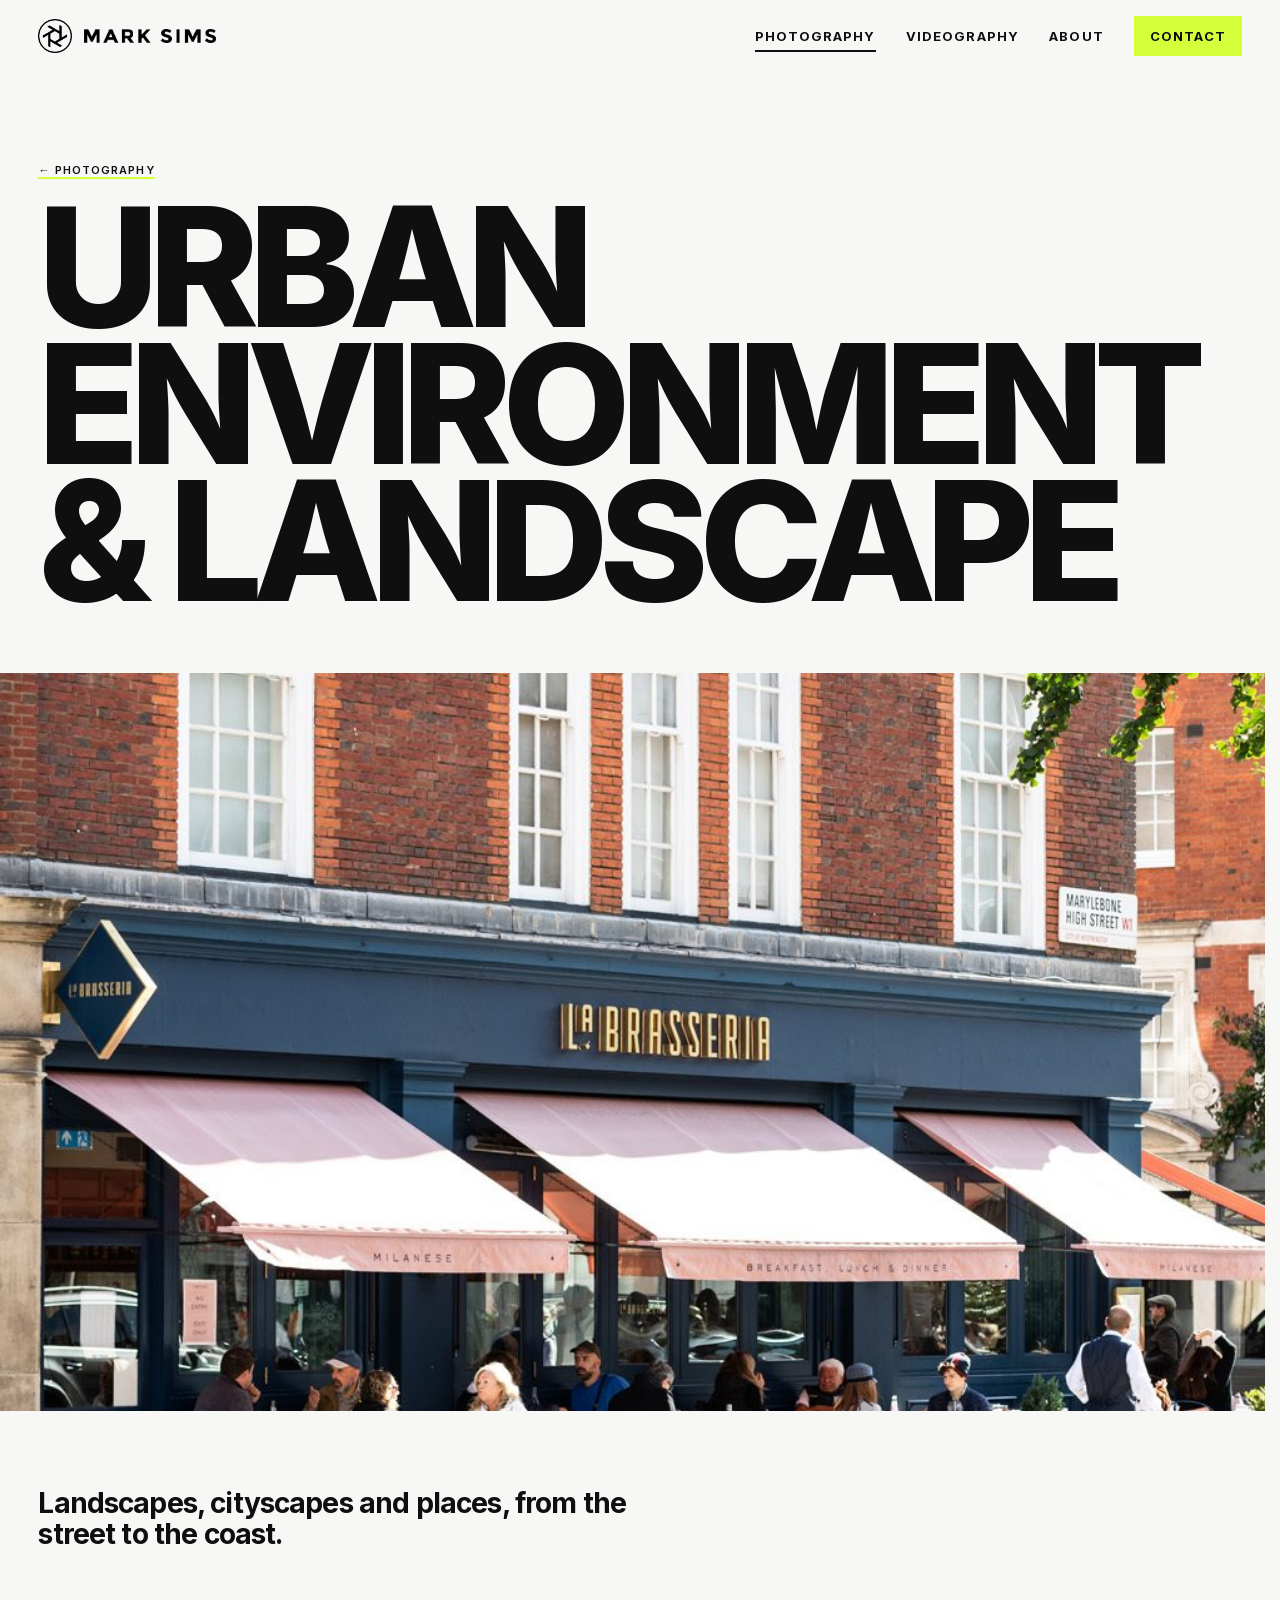
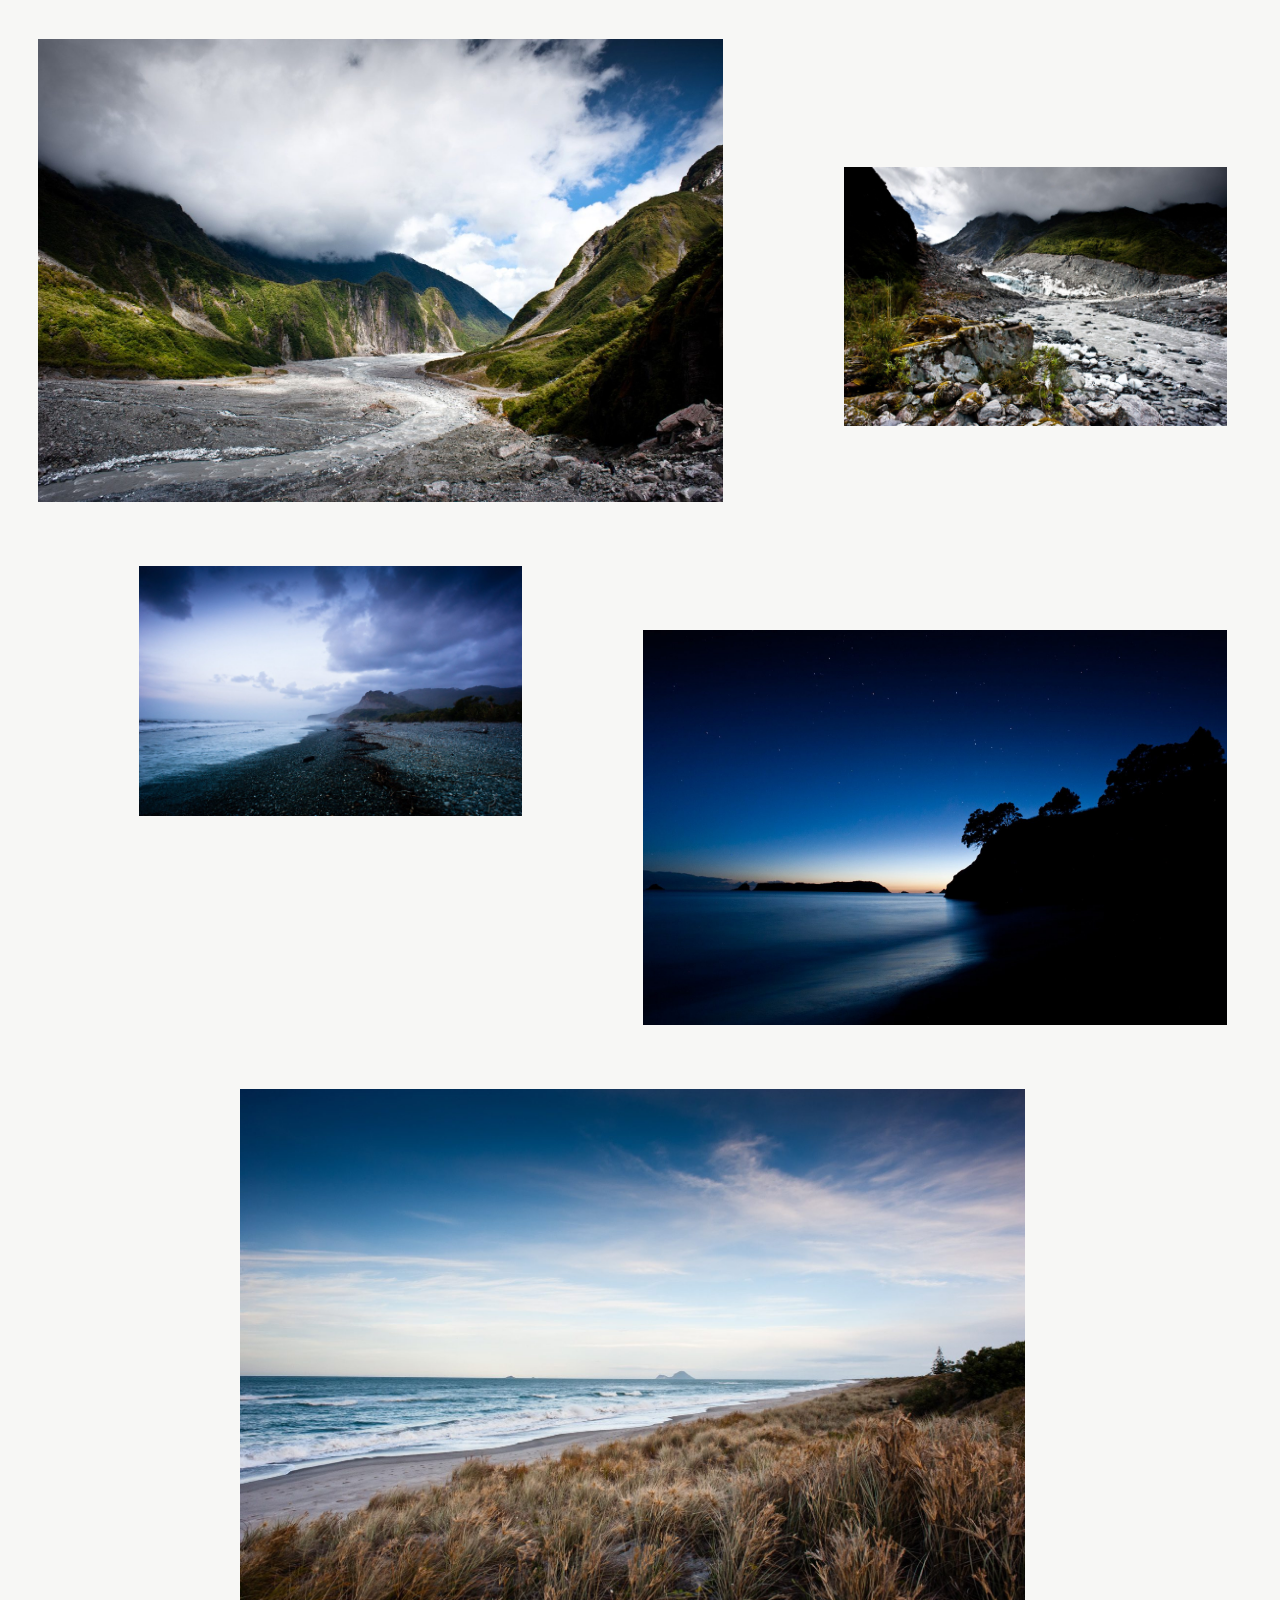
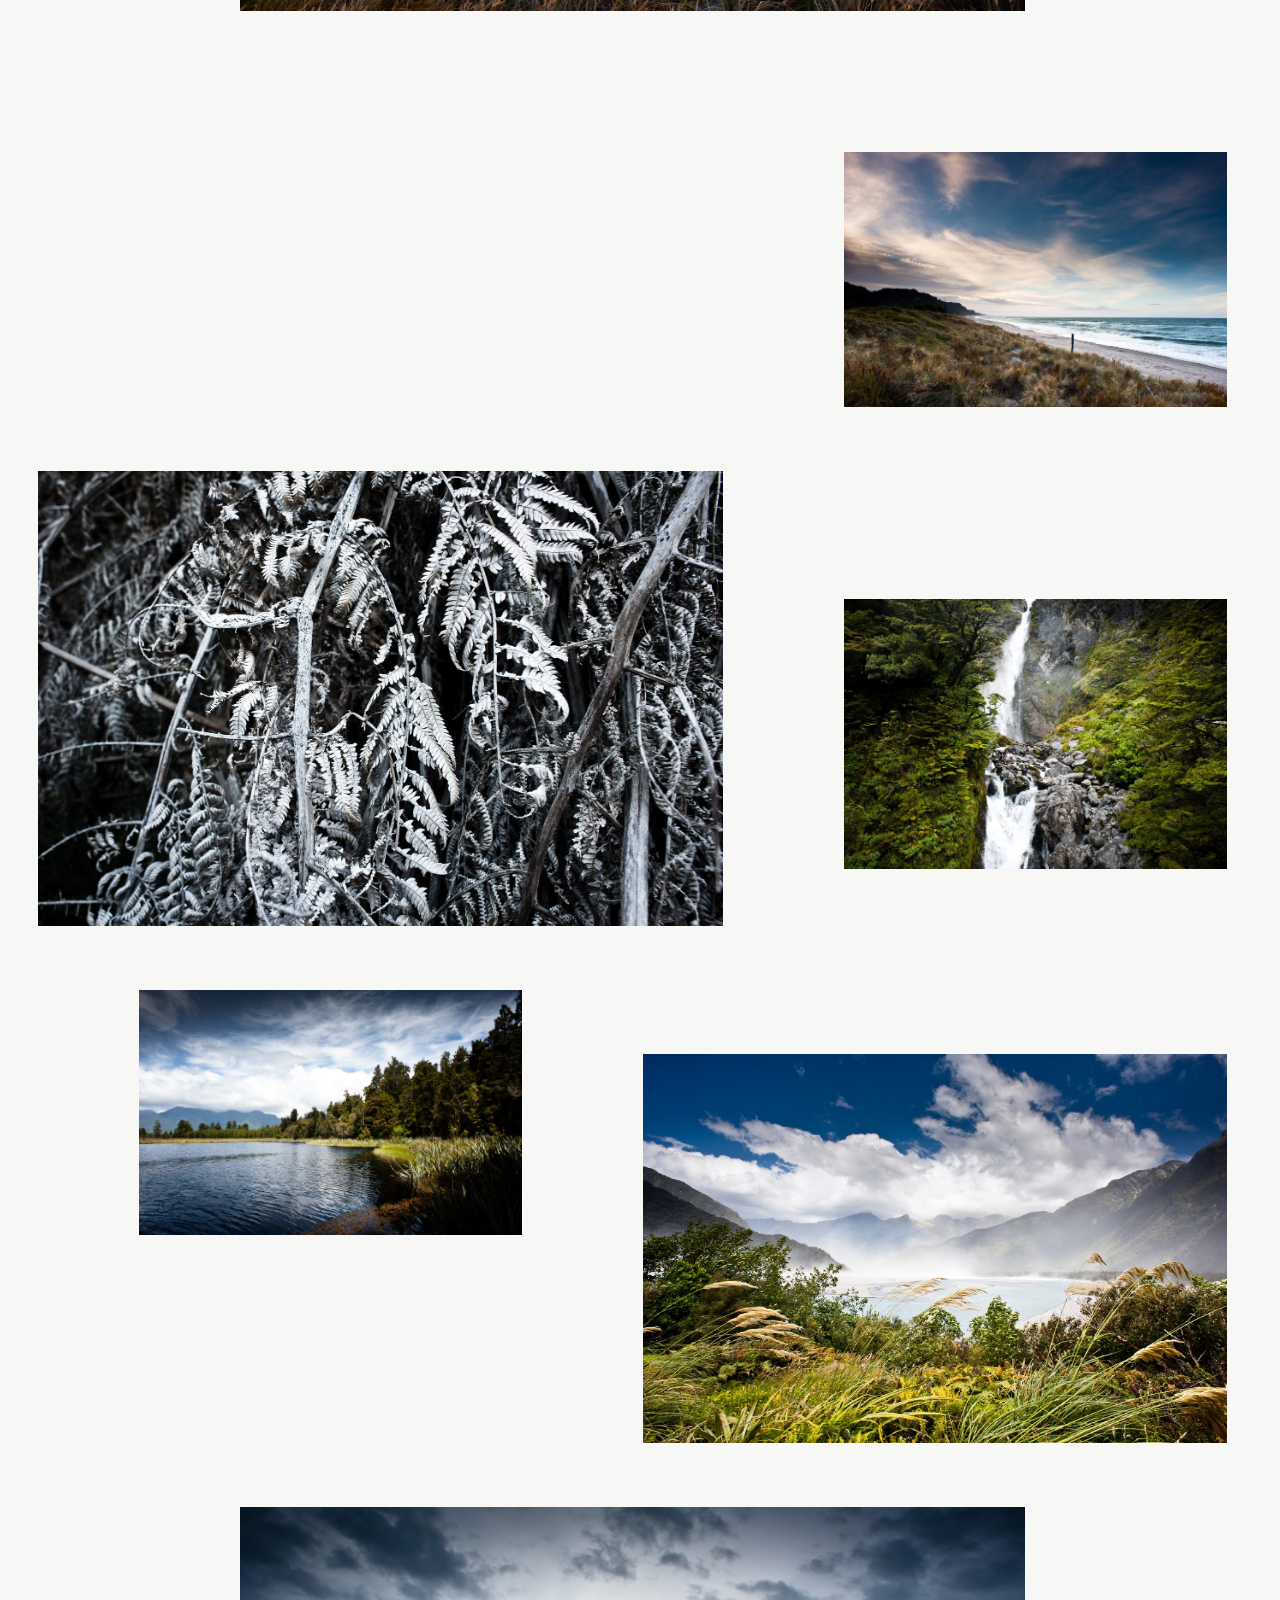
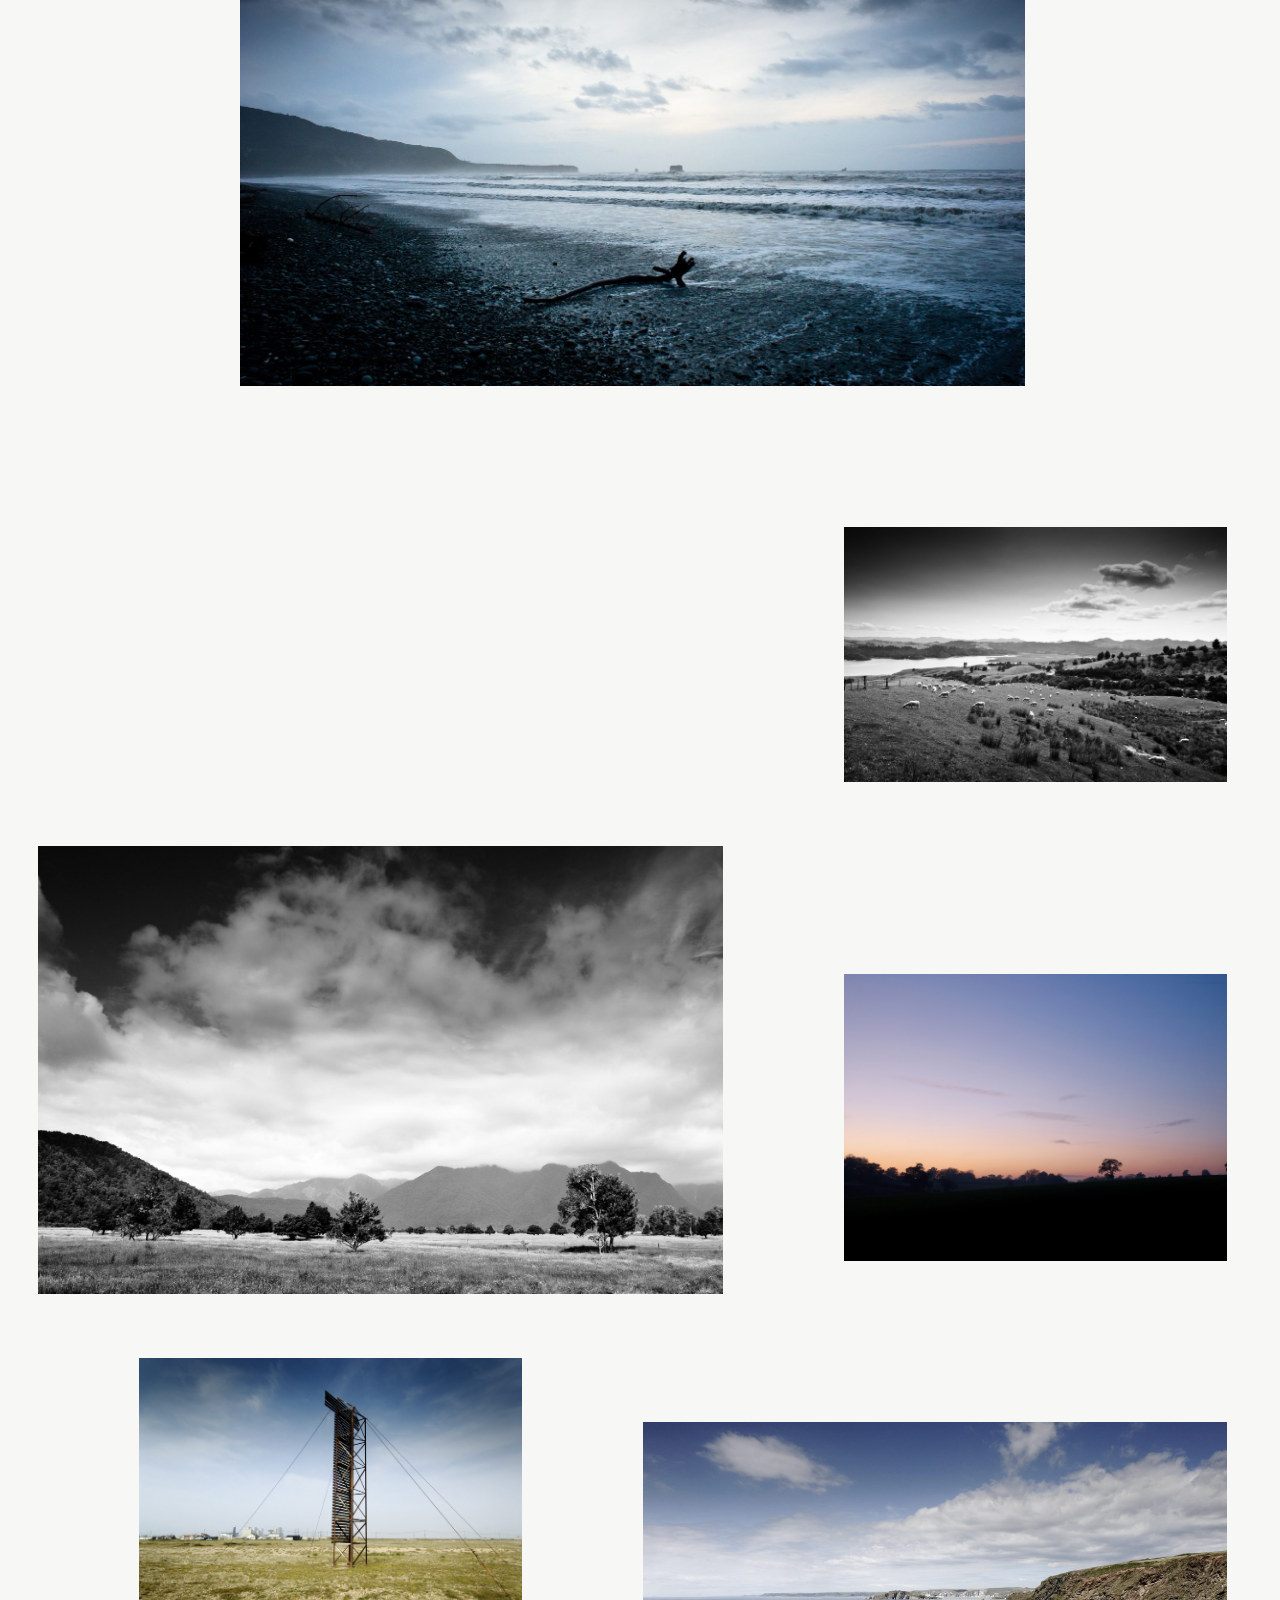
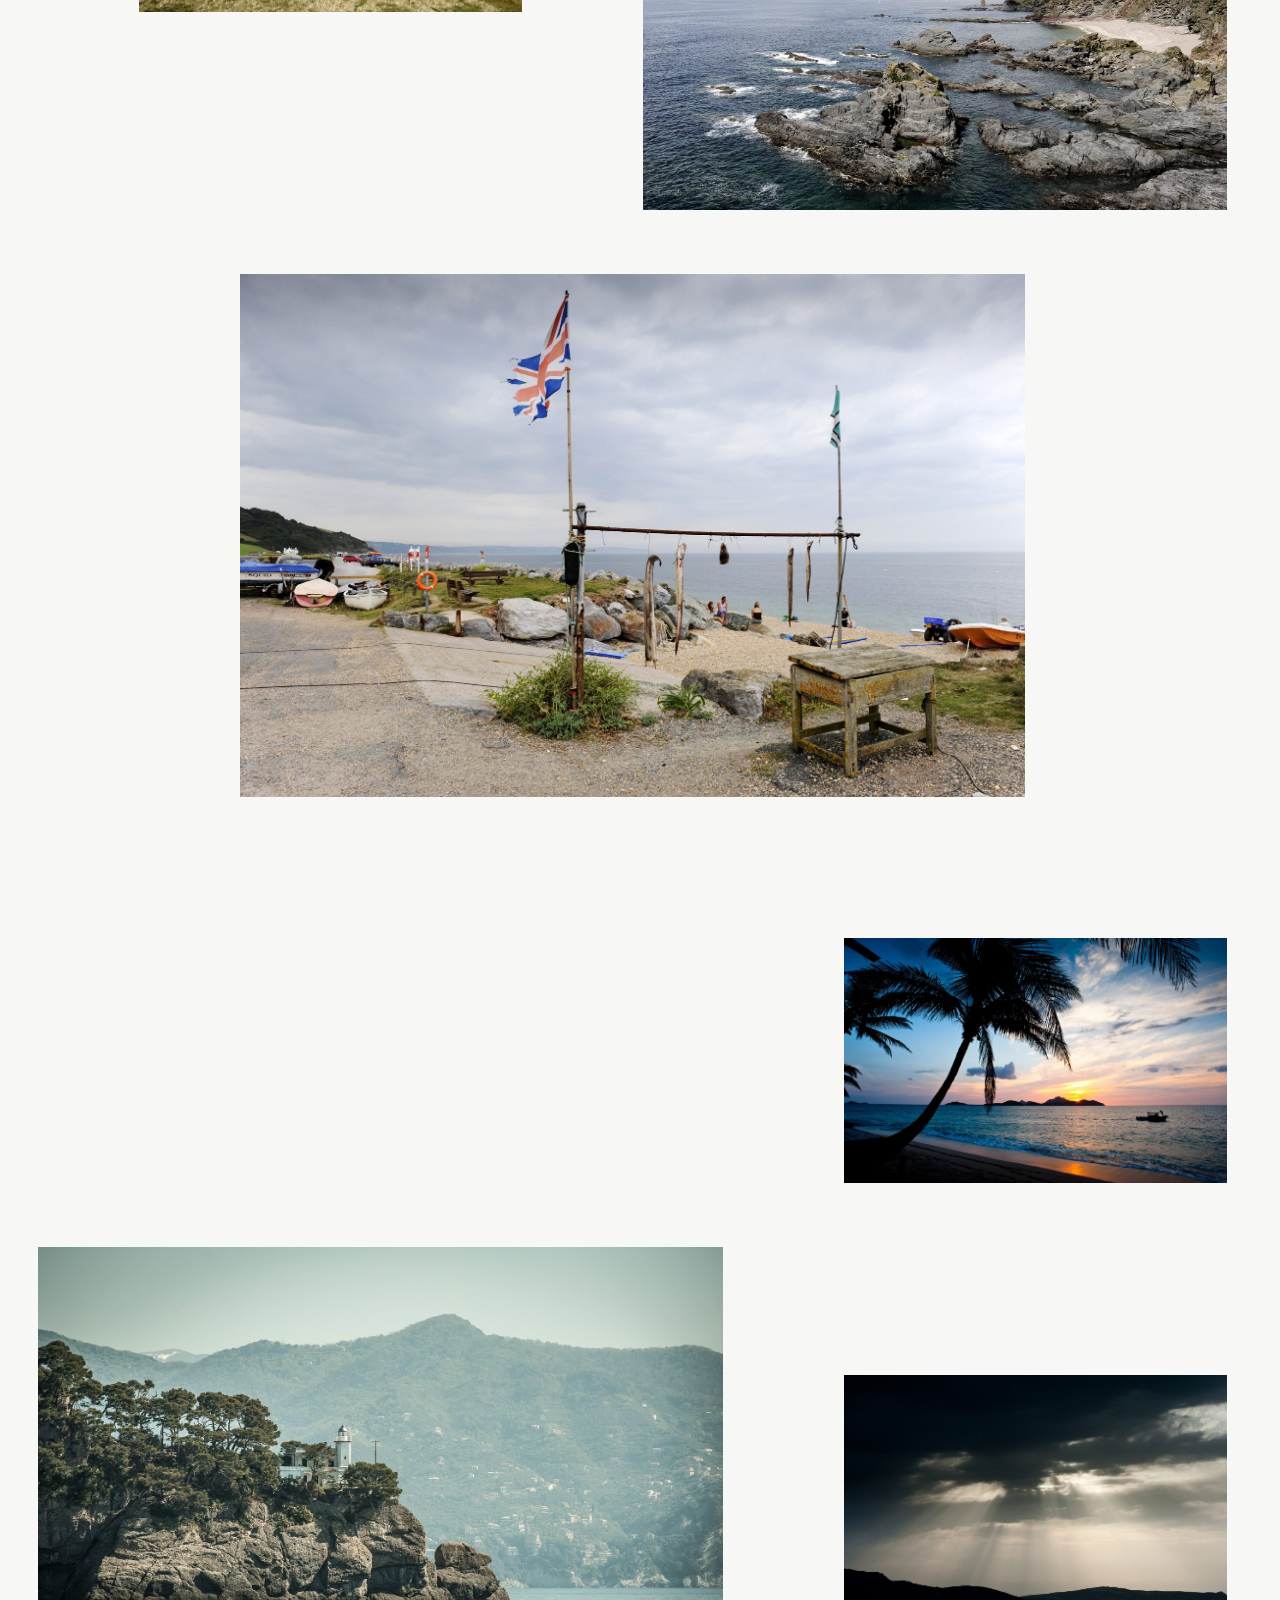
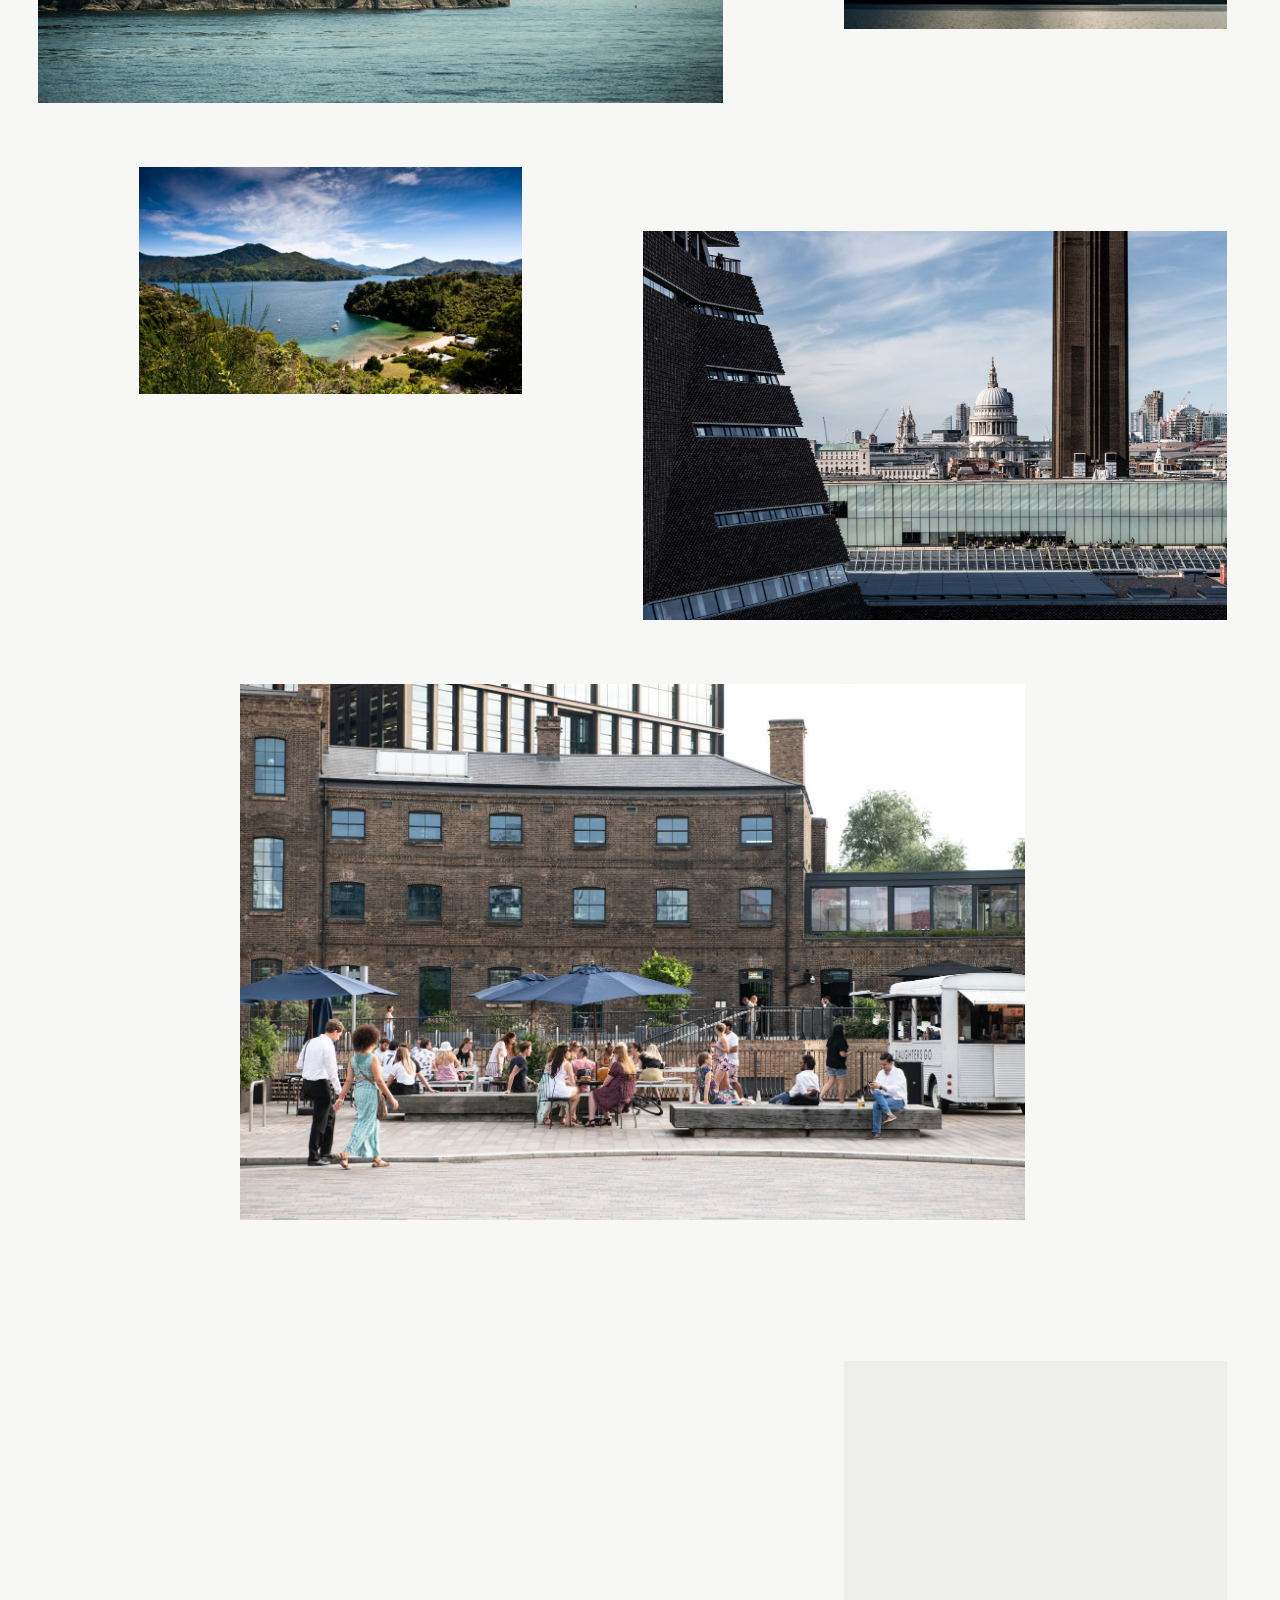
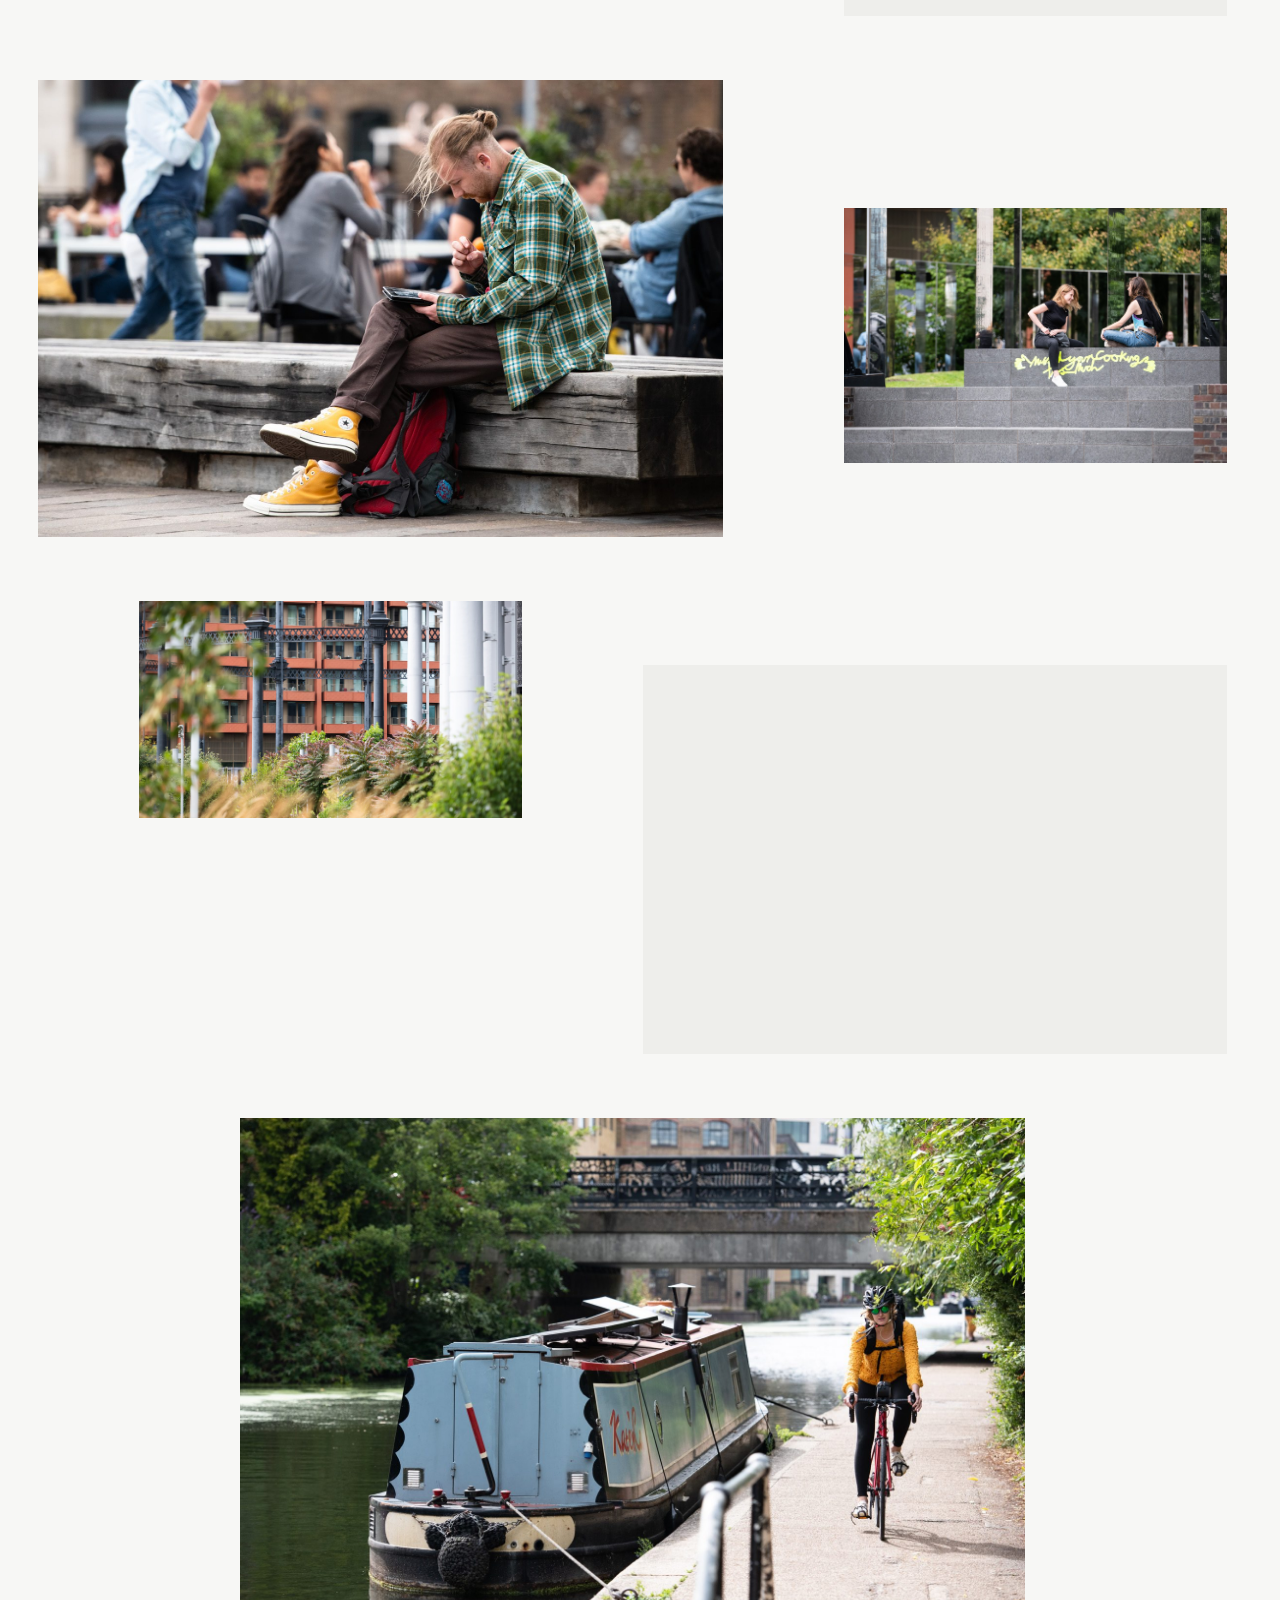
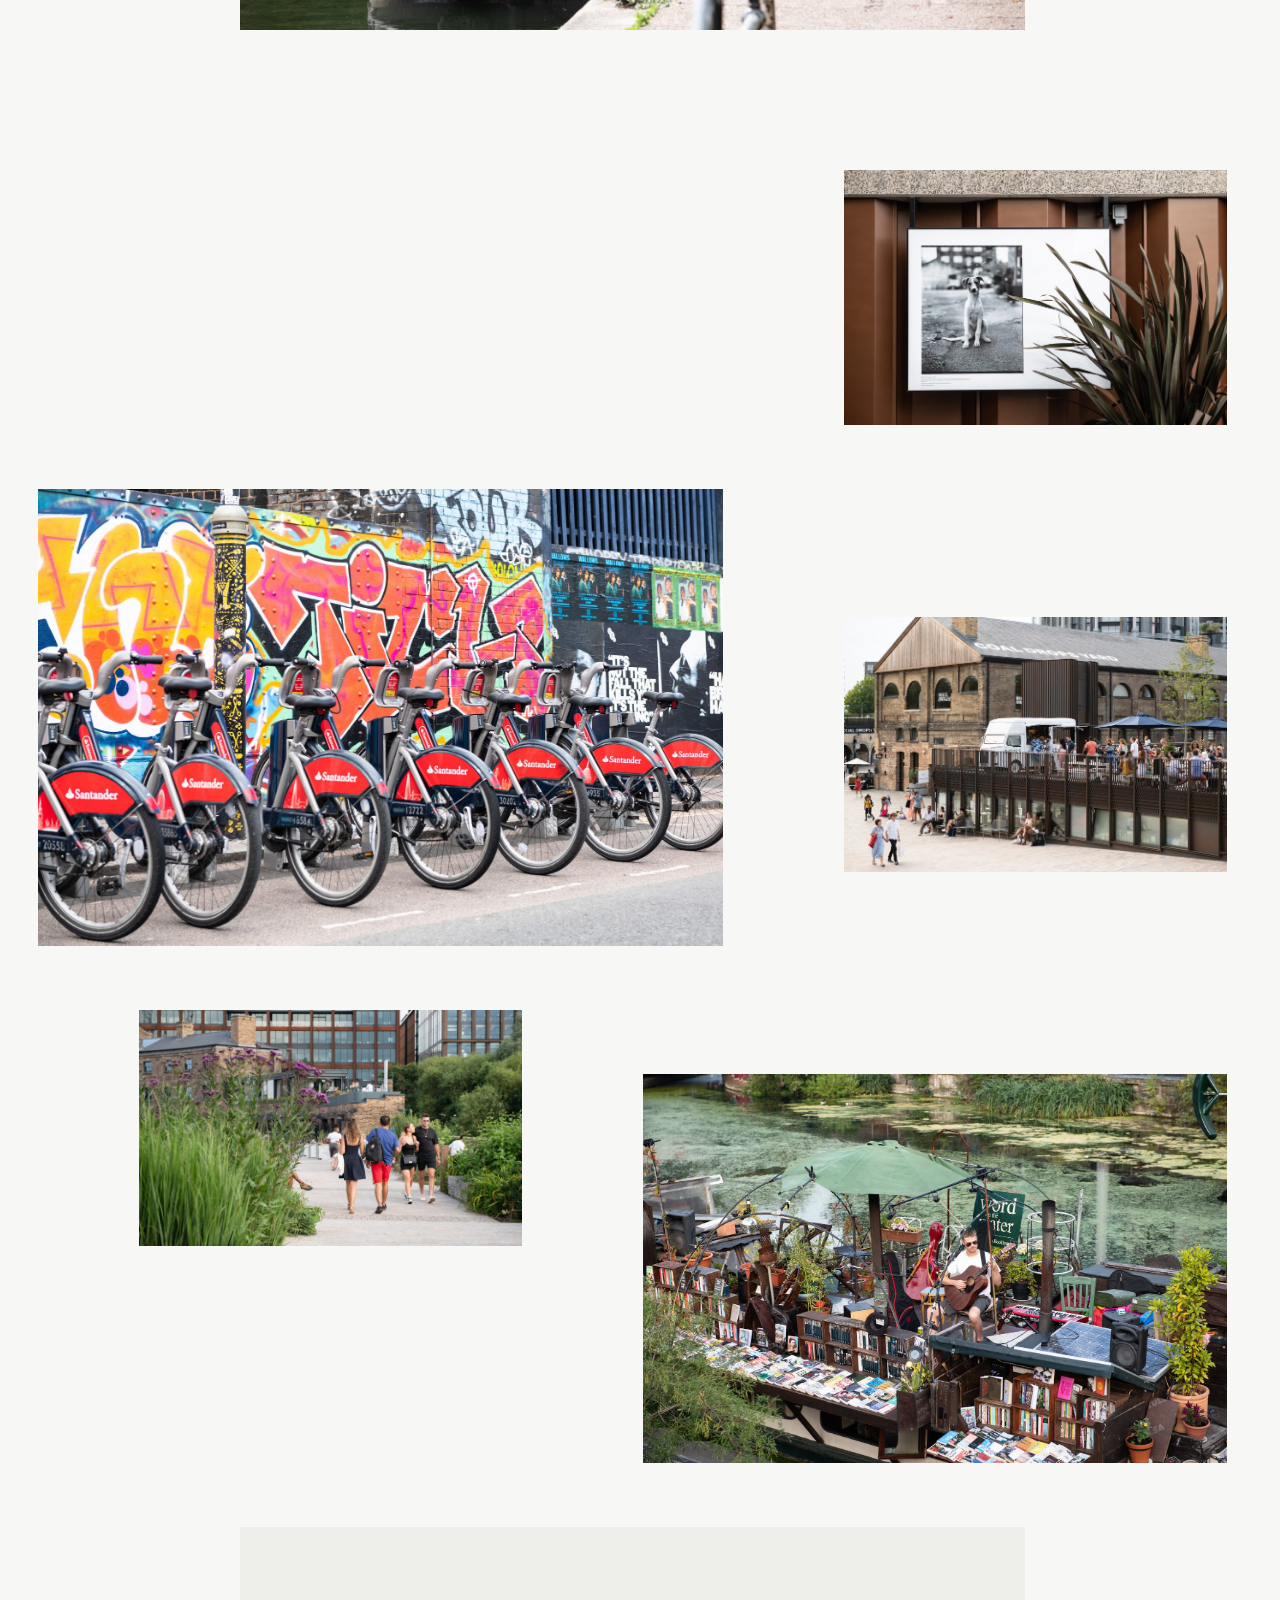
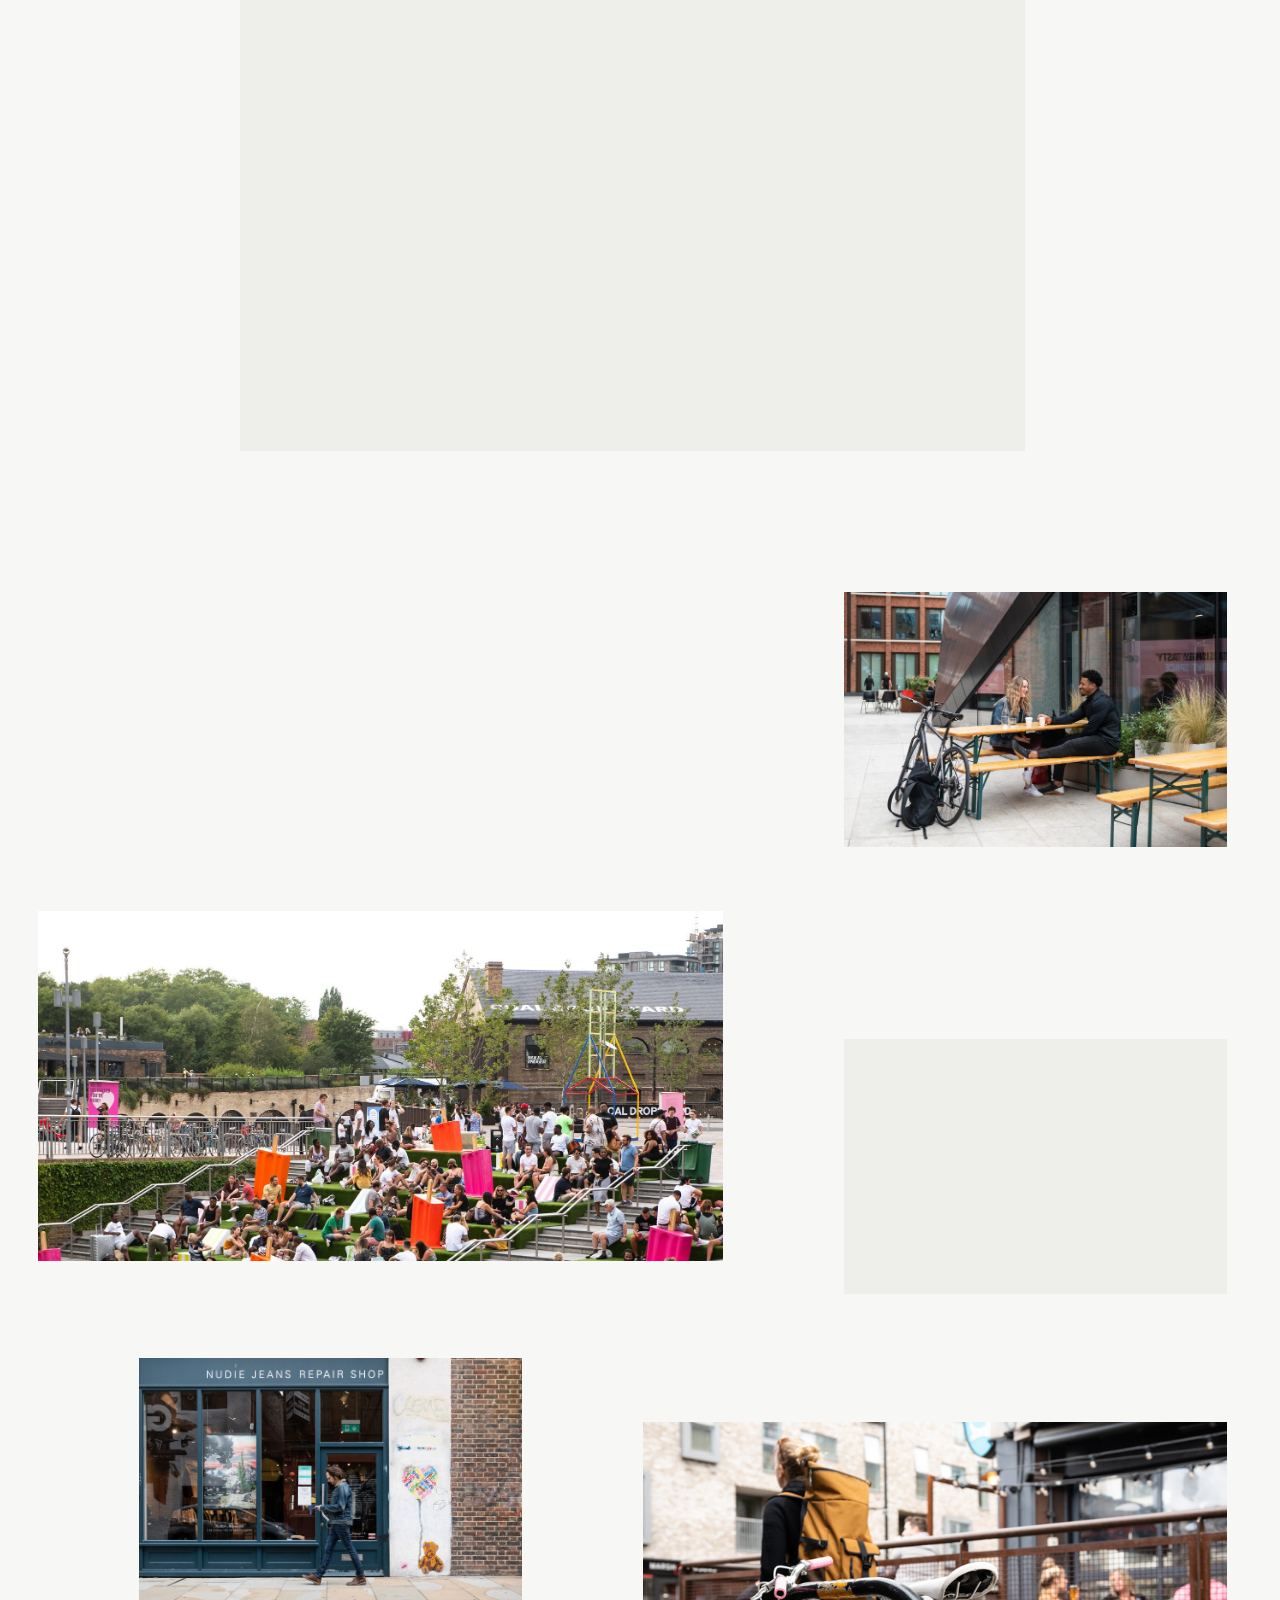
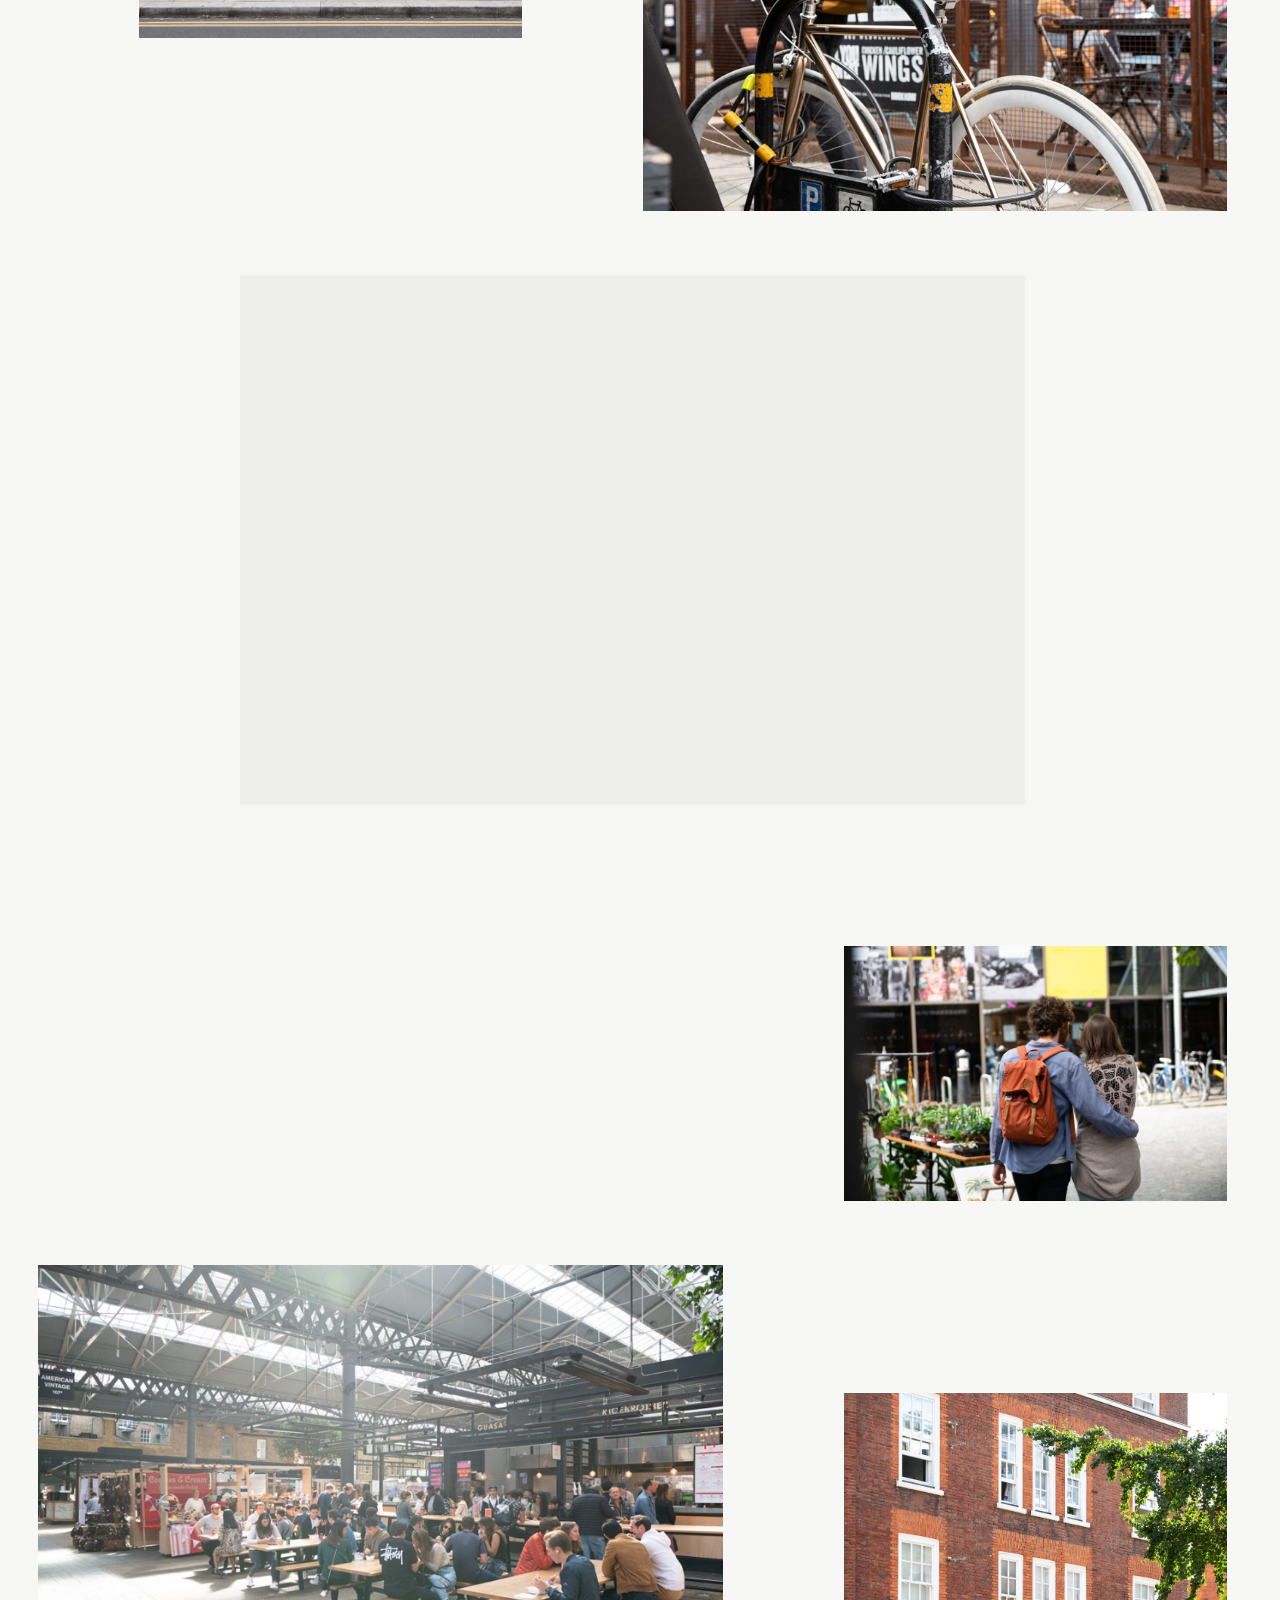
<file: photography/urban-landscape/index.html>
<!doctype html>
<html lang="en-GB">
<head>
  <meta charset="utf-8">
  <meta name="robots" content="noindex, nofollow">
  <meta name="viewport" content="width=device-width, initial-scale=1, viewport-fit=cover">
  <title>Urban Environment &amp; Landscape Photography | Mark Sims</title>
  <meta name="description" content="Landscapes, cityscapes and places, from the street to the coast.">
  <link rel="canonical" href="https://www.marksims.co.uk/photography/urban-landscape/">
  <meta property="og:type" content="website">
  <meta property="og:site_name" content="Mark Sims Photography &amp; Video">
  <meta property="og:title" content="Urban Environment &amp; Landscape Photography | Mark Sims">
  <meta property="og:description" content="Landscapes, cityscapes and places, from the street to the coast.">
  <meta property="og:url" content="https://www.marksims.co.uk/photography/urban-landscape/">
  <meta name="theme-color" content="#f7f7f5">
  <link rel="icon" href="../../img/brand/favicon.png" type="image/png">
  <link rel="apple-touch-icon" href="../../img/brand/apple-touch-icon.png">
  <link rel="preload" href="../../fonts/inter-300-800.woff2" as="font" type="font/woff2" crossorigin>
  <link rel="stylesheet" href="../../css/site.css">
  <link rel="stylesheet" href="../../css/lightbox.css">
  <script src="../../js/early.js"></script>
</head>
<body class="page-rec cmstemplate_site">
  <a class="skip" href="#main">Skip to content</a>
  <header class="hdr cmsobject_site-header" data-hdr>
    <a class="logo" href="../../" aria-label="Mark Sims Photography and Video, home">
      <img class="logo-mark logo-ink" src="../../img/brand/mark-black.png" alt="" width="468" height="468">
      <img class="logo-mark logo-light" src="../../img/brand/mark-white.png" alt="" width="468" height="468">
      <img class="logo-name logo-ink" src="../../img/brand/name-black.png" alt="Mark Sims" width="1500" height="165">
      <img class="logo-name logo-light" src="../../img/brand/name-white.png" alt="" width="1500" height="165">
    </a>
    <button class="menu-btn" type="button" aria-expanded="false" aria-controls="main-nav" data-menu><span class="menu-word">Menu</span><span class="menu-bars" aria-hidden="true"></span></button>
    <nav class="nav cmsnavigation_main-nav" id="main-nav" aria-label="Main">
      <a href="../../photography/">Photography</a>
      <a href="../../videography/">Videography</a>
      <a href="../../about/">About</a>
      <a href="../../contact/">Contact</a>
    </nav>
  </header>
  <main id="main" class="rec rec-cat">
    <article class="rec-wrap">
      <header class="rec-head">
        <p class="rec-back"><a href="../../photography/">Photography</a></p>
        <h1 class="rec-title">Urban Environment &amp; Landscape</h1>
      </header>
      <figure class="rec-lead"><img src="../../img/photography/urban-landscape/044.jpg" alt="Urban Environment &amp; Landscape" width="1011" height="1600" decoding="async"></figure>
      <div class="rec-story">
        <p>Landscapes, cityscapes and places, from the street to the coast.</p>
      </div>
      <div class="rec-gallery" data-lb-mode="single">
        <figure class="rec-pic"><a href="../../img/photography/urban-landscape/001.jpg"><img src="../../img/photography/urban-landscape/001.jpg" alt="Urban Environment &amp; Landscape: photograph 1 of 60" width="1600" height="1081" decoding="async"></a></figure>
        <figure class="rec-pic"><a href="../../img/photography/urban-landscape/002.jpg"><img src="../../img/photography/urban-landscape/002.jpg" alt="Urban Environment &amp; Landscape: photograph 2 of 60" width="1600" height="1081" decoding="async"></a></figure>
        <figure class="rec-pic"><a href="../../img/photography/urban-landscape/003.jpg"><img src="../../img/photography/urban-landscape/003.jpg" alt="Urban Environment &amp; Landscape: photograph 3 of 60" width="1600" height="1048" decoding="async"></a></figure>
        <figure class="rec-pic"><a href="../../img/photography/urban-landscape/004.jpg"><img src="../../img/photography/urban-landscape/004.jpg" alt="Urban Environment &amp; Landscape: photograph 4 of 60" width="1600" height="1082" decoding="async"></a></figure>
        <figure class="rec-pic"><a href="../../img/photography/urban-landscape/005.jpg"><img src="../../img/photography/urban-landscape/005.jpg" alt="Urban Environment &amp; Landscape: photograph 5 of 60" width="1600" height="1065" loading="lazy" decoding="async"></a></figure>
        <figure class="rec-pic"><a href="../../img/photography/urban-landscape/006.jpg"><img src="../../img/photography/urban-landscape/006.jpg" alt="Urban Environment &amp; Landscape: photograph 6 of 60" width="1600" height="1065" loading="lazy" decoding="async"></a></figure>
        <figure class="rec-pic"><a href="../../img/photography/urban-landscape/007.jpg"><img src="../../img/photography/urban-landscape/007.jpg" alt="Urban Environment &amp; Landscape: photograph 7 of 60" width="1600" height="1065" loading="lazy" decoding="async"></a></figure>
        <figure class="rec-pic"><a href="../../img/photography/urban-landscape/008.jpg"><img src="../../img/photography/urban-landscape/008.jpg" alt="Urban Environment &amp; Landscape: photograph 8 of 60" width="1600" height="1130" loading="lazy" decoding="async"></a></figure>
        <figure class="rec-pic"><a href="../../img/photography/urban-landscape/009.jpg"><img src="../../img/photography/urban-landscape/009.jpg" alt="Urban Environment &amp; Landscape: photograph 9 of 60" width="1600" height="1024" loading="lazy" decoding="async"></a></figure>
        <figure class="rec-pic"><a href="../../img/photography/urban-landscape/010.jpg"><img src="../../img/photography/urban-landscape/010.jpg" alt="Urban Environment &amp; Landscape: photograph 10 of 60" width="1600" height="1065" loading="lazy" decoding="async"></a></figure>
        <figure class="rec-pic"><a href="../../img/photography/urban-landscape/011.jpg"><img src="../../img/photography/urban-landscape/011.jpg" alt="Urban Environment &amp; Landscape: photograph 11 of 60" width="1600" height="977" loading="lazy" decoding="async"></a></figure>
        <figure class="rec-pic"><a href="../../img/photography/urban-landscape/012.jpg"><img src="../../img/photography/urban-landscape/012.jpg" alt="Urban Environment &amp; Landscape: photograph 12 of 60" width="1600" height="1065" loading="lazy" decoding="async"></a></figure>
        <figure class="rec-pic"><a href="../../img/photography/urban-landscape/013.jpg"><img src="../../img/photography/urban-landscape/013.jpg" alt="Urban Environment &amp; Landscape: photograph 13 of 60" width="1600" height="1047" loading="lazy" decoding="async"></a></figure>
        <figure class="rec-pic"><a href="../../img/photography/urban-landscape/014.jpg"><img src="../../img/photography/urban-landscape/014.jpg" alt="Urban Environment &amp; Landscape: photograph 14 of 60" width="1600" height="1200" loading="lazy" decoding="async"></a></figure>
        <figure class="rec-pic"><a href="../../img/photography/urban-landscape/015.jpg"><img src="../../img/photography/urban-landscape/015.jpg" alt="Urban Environment &amp; Landscape: photograph 15 of 60" width="1600" height="1063" loading="lazy" decoding="async"></a></figure>
        <figure class="rec-pic"><a href="../../img/photography/urban-landscape/016.jpg"><img src="../../img/photography/urban-landscape/016.jpg" alt="Urban Environment &amp; Landscape: photograph 16 of 60" width="1600" height="1065" loading="lazy" decoding="async"></a></figure>
        <figure class="rec-pic"><a href="../../img/photography/urban-landscape/017.jpg"><img src="../../img/photography/urban-landscape/017.jpg" alt="Urban Environment &amp; Landscape: photograph 17 of 60" width="1600" height="1065" loading="lazy" decoding="async"></a></figure>
        <figure class="rec-pic"><a href="../../img/photography/urban-landscape/018.jpg"><img src="../../img/photography/urban-landscape/018.jpg" alt="Urban Environment &amp; Landscape: photograph 18 of 60" width="1600" height="1025" loading="lazy" decoding="async"></a></figure>
        <figure class="rec-pic"><a href="../../img/photography/urban-landscape/019.jpg"><img src="../../img/photography/urban-landscape/019.jpg" alt="Urban Environment &amp; Landscape: photograph 19 of 60" width="1600" height="1065" loading="lazy" decoding="async"></a></figure>
        <figure class="rec-pic"><a href="../../img/photography/urban-landscape/020.jpg"><img src="../../img/photography/urban-landscape/020.jpg" alt="Urban Environment &amp; Landscape: photograph 20 of 60" width="1600" height="1065" loading="lazy" decoding="async"></a></figure>
        <figure class="rec-pic"><a href="../../img/photography/urban-landscape/021.jpg"><img src="../../img/photography/urban-landscape/021.jpg" alt="Urban Environment &amp; Landscape: photograph 21 of 60" width="1600" height="952" loading="lazy" decoding="async"></a></figure>
        <figure class="rec-pic"><a href="../../img/photography/urban-landscape/022.jpg"><img src="../../img/photography/urban-landscape/022.jpg" alt="Urban Environment &amp; Landscape: photograph 22 of 60" width="1600" height="1067" loading="lazy" decoding="async"></a></figure>
        <figure class="rec-pic"><a href="../../img/photography/urban-landscape/023.jpg"><img src="../../img/photography/urban-landscape/023.jpg" alt="Urban Environment &amp; Landscape: photograph 23 of 60" width="1600" height="1093" loading="lazy" decoding="async"></a></figure>
        <figure class="rec-pic"><a href="../../img/photography/urban-landscape/024.jpg"><img src="../../img/photography/urban-landscape/024.jpg" alt="Urban Environment &amp; Landscape: photograph 24 of 60" width="1600" height="1067" loading="lazy" decoding="async"></a></figure>
        <figure class="rec-pic"><a href="../../img/photography/urban-landscape/025.jpg"><img src="../../img/photography/urban-landscape/025.jpg" alt="Urban Environment &amp; Landscape: photograph 25 of 60" width="1600" height="1067" loading="lazy" decoding="async"></a></figure>
        <figure class="rec-pic"><a href="../../img/photography/urban-landscape/026.jpg"><img src="../../img/photography/urban-landscape/026.jpg" alt="Urban Environment &amp; Landscape: photograph 26 of 60" width="1600" height="1067" loading="lazy" decoding="async"></a></figure>
        <figure class="rec-pic"><a href="../../img/photography/urban-landscape/027.jpg"><img src="../../img/photography/urban-landscape/027.jpg" alt="Urban Environment &amp; Landscape: photograph 27 of 60" width="1600" height="910" loading="lazy" decoding="async"></a></figure>
        <figure class="rec-pic"><a href="../../img/photography/urban-landscape/028.jpg"><img src="../../img/photography/urban-landscape/028.jpg" alt="Urban Environment &amp; Landscape: photograph 28 of 60" width="1600" height="1067" loading="lazy" decoding="async"></a></figure>
        <figure class="rec-pic"><a href="../../img/photography/urban-landscape/029.jpg"><img src="../../img/photography/urban-landscape/029.jpg" alt="Urban Environment &amp; Landscape: photograph 29 of 60" width="1600" height="1042" loading="lazy" decoding="async"></a></figure>
        <figure class="rec-pic"><a href="../../img/photography/urban-landscape/030.jpg"><img src="../../img/photography/urban-landscape/030.jpg" alt="Urban Environment &amp; Landscape: photograph 30 of 60" width="1600" height="1067" loading="lazy" decoding="async"></a></figure>
        <figure class="rec-pic"><a href="../../img/photography/urban-landscape/031.jpg"><img src="../../img/photography/urban-landscape/031.jpg" alt="Urban Environment &amp; Landscape: photograph 31 of 60" width="1600" height="1067" loading="lazy" decoding="async"></a></figure>
        <figure class="rec-pic"><a href="../../img/photography/urban-landscape/032.jpg"><img src="../../img/photography/urban-landscape/032.jpg" alt="Urban Environment &amp; Landscape: photograph 32 of 60" width="1600" height="1067" loading="lazy" decoding="async"></a></figure>
        <figure class="rec-pic"><a href="../../img/photography/urban-landscape/033.jpg"><img src="../../img/photography/urban-landscape/033.jpg" alt="Urban Environment &amp; Landscape: photograph 33 of 60" width="1600" height="988" loading="lazy" decoding="async"></a></figure>
        <figure class="rec-pic"><a href="../../img/photography/urban-landscape/034.jpg"><img src="../../img/photography/urban-landscape/034.jpg" alt="Urban Environment &amp; Landscape: photograph 34 of 60" width="1600" height="1067" loading="lazy" decoding="async"></a></figure>
        <figure class="rec-pic"><a href="../../img/photography/urban-landscape/035.jpg"><img src="../../img/photography/urban-landscape/035.jpg" alt="Urban Environment &amp; Landscape: photograph 35 of 60" width="1600" height="1067" loading="lazy" decoding="async"></a></figure>
        <figure class="rec-pic"><a href="../../img/photography/urban-landscape/036.jpg"><img src="../../img/photography/urban-landscape/036.jpg" alt="Urban Environment &amp; Landscape: photograph 36 of 60" width="1600" height="1067" loading="lazy" decoding="async"></a></figure>
        <figure class="rec-pic"><a href="../../img/photography/urban-landscape/037.jpg"><img src="../../img/photography/urban-landscape/037.jpg" alt="Urban Environment &amp; Landscape: photograph 37 of 60" width="1600" height="819" loading="lazy" decoding="async"></a></figure>
        <figure class="rec-pic"><a href="../../img/photography/urban-landscape/038.jpg"><img src="../../img/photography/urban-landscape/038.jpg" alt="Urban Environment &amp; Landscape: photograph 38 of 60" width="1600" height="1067" loading="lazy" decoding="async"></a></figure>
        <figure class="rec-pic"><a href="../../img/photography/urban-landscape/039.jpg"><img src="../../img/photography/urban-landscape/039.jpg" alt="Urban Environment &amp; Landscape: photograph 39 of 60" width="1600" height="1174" loading="lazy" decoding="async"></a></figure>
        <figure class="rec-pic"><a href="../../img/photography/urban-landscape/040.jpg"><img src="../../img/photography/urban-landscape/040.jpg" alt="Urban Environment &amp; Landscape: photograph 40 of 60" width="1600" height="1067" loading="lazy" decoding="async"></a></figure>
        <figure class="rec-pic"><a href="../../img/photography/urban-landscape/041.jpg"><img src="../../img/photography/urban-landscape/041.jpg" alt="Urban Environment &amp; Landscape: photograph 41 of 60" width="1600" height="1080" loading="lazy" decoding="async"></a></figure>
        <figure class="rec-pic"><a href="../../img/photography/urban-landscape/042.jpg"><img src="../../img/photography/urban-landscape/042.jpg" alt="Urban Environment &amp; Landscape: photograph 42 of 60" width="1600" height="1067" loading="lazy" decoding="async"></a></figure>
        <figure class="rec-pic"><a href="../../img/photography/urban-landscape/043.jpg"><img src="../../img/photography/urban-landscape/043.jpg" alt="Urban Environment &amp; Landscape: photograph 43 of 60" width="1600" height="1042" loading="lazy" decoding="async"></a></figure>
        <figure class="rec-pic"><a href="../../img/photography/urban-landscape/044.jpg"><img src="../../img/photography/urban-landscape/044.jpg" alt="Urban Environment &amp; Landscape: photograph 44 of 60" width="1011" height="1600" loading="lazy" decoding="async"></a></figure>
        <figure class="rec-pic"><a href="../../img/photography/urban-landscape/045.jpg"><img src="../../img/photography/urban-landscape/045.jpg" alt="Urban Environment &amp; Landscape: photograph 45 of 60" width="1600" height="1067" loading="lazy" decoding="async"></a></figure>
        <figure class="rec-pic"><a href="../../img/photography/urban-landscape/046.jpg"><img src="../../img/photography/urban-landscape/046.jpg" alt="Urban Environment &amp; Landscape: photograph 46 of 60" width="1600" height="1067" loading="lazy" decoding="async"></a></figure>
        <figure class="rec-pic"><a href="../../img/photography/urban-landscape/047.jpg"><img src="../../img/photography/urban-landscape/047.jpg" alt="Urban Environment &amp; Landscape: photograph 47 of 60" width="1600" height="1067" loading="lazy" decoding="async"></a></figure>
        <figure class="rec-pic"><a href="../../img/photography/urban-landscape/048.jpg"><img src="../../img/photography/urban-landscape/048.jpg" alt="Urban Environment &amp; Landscape: photograph 48 of 60" width="1600" height="1067" loading="lazy" decoding="async"></a></figure>
        <figure class="rec-pic"><a href="../../img/photography/urban-landscape/049.jpg"><img src="../../img/photography/urban-landscape/049.jpg" alt="Urban Environment &amp; Landscape: photograph 49 of 60" width="1600" height="1237" loading="lazy" decoding="async"></a></figure>
        <figure class="rec-pic"><a href="../../img/photography/urban-landscape/050.jpg"><img src="../../img/photography/urban-landscape/050.jpg" alt="Urban Environment &amp; Landscape: photograph 50 of 60" width="1600" height="1067" loading="lazy" decoding="async"></a></figure>
        <figure class="rec-pic"><a href="../../img/photography/urban-landscape/051.jpg"><img src="../../img/photography/urban-landscape/051.jpg" alt="Urban Environment &amp; Landscape: photograph 51 of 60" width="1600" height="1067" loading="lazy" decoding="async"></a></figure>
        <figure class="rec-pic"><a href="../../img/photography/urban-landscape/052.jpg"><img src="../../img/photography/urban-landscape/052.jpg" alt="Urban Environment &amp; Landscape: photograph 52 of 60" width="1600" height="1067" loading="lazy" decoding="async"></a></figure>
        <figure class="rec-pic"><a href="../../img/photography/urban-landscape/053.jpg"><img src="../../img/photography/urban-landscape/053.jpg" alt="Urban Environment &amp; Landscape: photograph 53 of 60" width="1600" height="1067" loading="lazy" decoding="async"></a></figure>
        <figure class="rec-pic"><a href="../../img/photography/urban-landscape/054.jpg"><img src="../../img/photography/urban-landscape/054.jpg" alt="Urban Environment &amp; Landscape: photograph 54 of 60" width="1600" height="1067" loading="lazy" decoding="async"></a></figure>
        <figure class="rec-pic"><a href="../../img/photography/urban-landscape/055.jpg"><img src="../../img/photography/urban-landscape/055.jpg" alt="Urban Environment &amp; Landscape: photograph 55 of 60" width="1600" height="1067" loading="lazy" decoding="async"></a></figure>
        <figure class="rec-pic"><a href="../../img/photography/urban-landscape/056.jpg"><img src="../../img/photography/urban-landscape/056.jpg" alt="Urban Environment &amp; Landscape: photograph 56 of 60" width="2000" height="1331" loading="lazy" decoding="async"></a></figure>
        <figure class="rec-pic"><a href="../../img/photography/urban-landscape/057.jpg"><img src="../../img/photography/urban-landscape/057.jpg" alt="Urban Environment &amp; Landscape: photograph 57 of 60" width="2000" height="1353" loading="lazy" decoding="async"></a></figure>
        <figure class="rec-pic"><a href="../../img/photography/urban-landscape/058.jpg"><img src="../../img/photography/urban-landscape/058.jpg" alt="Urban Environment &amp; Landscape: photograph 58 of 60" width="1428" height="2000" loading="lazy" decoding="async"></a></figure>
        <figure class="rec-pic"><a href="../../img/photography/urban-landscape/059.jpg"><img src="../../img/photography/urban-landscape/059.jpg" alt="Urban Environment &amp; Landscape: photograph 59 of 60" width="2000" height="1331" loading="lazy" decoding="async"></a></figure>
        <figure class="rec-pic"><a href="../../img/photography/urban-landscape/060.jpg"><img src="../../img/photography/urban-landscape/060.jpg" alt="Urban Environment &amp; Landscape: photograph 60 of 60" width="2000" height="1331" loading="lazy" decoding="async"></a></figure>
      </div>
    </article>
  </main>
  <footer class="ftr cmsobject_site-footer">
    <div class="ftr-cta">
      <p class="ftr-big">Have a shoot in mind?</p>
      <a class="btn btn-accent" href="../../contact/">Start a project <span aria-hidden="true">→</span></a>
    </div>
    <div class="ftr-grid">
      <div class="ftr-col">
        <h2 class="ftr-h">Site map</h2>
        <nav class="ftr-nav cmsnavigation_footer-nav" aria-label="Site map">
          <a href="../../">Home</a>
          <a href="../../about/">About</a>
          <a href="../../photography/">Photography</a>
          <a href="../../videography/">Videography</a>
          <a href="../../contact/">Contact</a>
        </nav>
      </div>
      <div class="ftr-col">
        <h2 class="ftr-h">Photography</h2>
        <ul class="ftr-cats" data-cats>
          <li><a href="../../photography/architecture-interiors/">Architecture &amp; Interiors</a></li>
          <li><a href="../../photography/portrait-lifestyle/">Portrait &amp; Lifestyle</a></li>
          <li><a href="../../photography/product/">Product</a></li>
          <li><a href="../../photography/superyachts/">Superyachts</a></li>
          <li><a href="../../photography/urban-landscape/">Urban Environment &amp; Landscape</a></li>
          <li><a href="../../photography/aerial/">Aerial</a></li>
          <li><a href="../../photography/automotive/">Automotive</a></li>
          <li><a href="../../photography/care-sector/">Care sector</a></li>
          <li><a href="../../photography/events/">Events</a></li>
        </ul>
      </div>
      <div class="ftr-col">
        <h2 class="ftr-h">Contact</h2>
        <p><a href="mailto:mark@marksims.co.uk">mark@marksims.co.uk</a><br><a href="tel:+447887843138">+44 (0) 7887 843138</a><br>St Albans, Hertfordshire</p>
      </div>
      <div class="ftr-col">
        <h2 class="ftr-h">Follow</h2>
        <p><a href="https://www.instagram.com/marksimsphotography/" target="_blank" rel="noopener">Instagram ↗</a><br><a href="https://www.facebook.com/marksimsphoto/" target="_blank" rel="noopener">Facebook ↗</a></p>
      </div>
    </div>
    <div class="ftr-base">
      <img class="ftr-mark" src="../../img/brand/mark-white.png" alt="" width="468" height="468">
      <span>© 2026 Mark Sims Photography</span>
      <span>Member of the Association of Photographers · CAA authorised drone operator</span>
      <a href="#" data-cnx-consent>Cookie settings</a>
    </div>
  </footer>
  <script src="../../js/lightbox.js"></script>
  <script src="../../js/site.js"></script>
</body>
</html>
</file>
<file: css/site.css>
/* Mark Sims — site styles.
   White space, black type set big and tight, the pictures doing the talking, and one
   neon accent for the things you can press. The viewer is css/lightbox.css, branded below. */

@font-face { font-family: "Inter"; src: url("../fonts/inter-300-800.woff2") format("woff2"); font-weight: 300 800; font-style: normal; font-display: swap; }

:root {
  --bg: #f7f7f5;
  --bg-2: #eeeeeb;
  --ink: #0f0f0f;
  --ink-2: #2d2d2d;
  --mute: #6b6b68;
  --line: #e1e1dd;
  --accent: #d4ff3a;
  --sans: "Inter", "Helvetica Neue", Helvetica, Arial, sans-serif;
  --m: clamp(16px, 3vw, 44px);
  --g: clamp(12px, 1.6vw, 24px);
  --hdr: 72px;
  --ease: cubic-bezier(.7, 0, .2, 1);
  --ease-out: cubic-bezier(.16, 1, .3, 1);
}

*, *::before, *::after { box-sizing: border-box; }
[hidden] { display: none !important; }
html { scrollbar-gutter: stable; -webkit-text-size-adjust: 100%; scroll-behavior: smooth; scroll-padding-top: calc(var(--hdr) + 12px); }
html.lb-open, html.menu-open { overflow: hidden; }
body { margin: 0; background: var(--bg); color: var(--ink); font-family: var(--sans); font-size: 16px; line-height: 1.55; -webkit-font-smoothing: antialiased; font-feature-settings: "ss01", "cv11"; }
img { display: block; max-width: 100%; height: auto; }
a { color: inherit; text-decoration: none; }
button { font: inherit; color: inherit; background: none; border: 0; padding: 0; cursor: pointer; }
:focus-visible { outline: 2px solid var(--ink); outline-offset: 3px; }
::selection { background: var(--accent); color: var(--ink); }
.skip { position: absolute; left: var(--m); top: 8px; z-index: 60; padding: 10px 14px; background: var(--ink); color: #fff; transform: translateY(-160%); }
.skip:focus { transform: none; }
/* the small capitals: every label, kicker and caption */
.kicker, .split-caption, .split-clock, .split-sub, .panel-go, .ci-n, .svc-n, .since-list, .band-kicker, .ftr-h, .ftr-base,
.rec-back, .rec-label, .film .client, .film .duration, .reel-play, .reel-cap, .f-field label span, .f-note, .cd-h, .cd-clock, .quote figcaption, .menu-word {
  font-size: 11px; font-weight: 600; letter-spacing: .1em; text-transform: uppercase; line-height: 1.5;
}
.kicker { margin: 0 0 18px; color: var(--mute); }

/* buttons (the last item of the main menu, Contact, is one too) */
.btn { display: inline-flex; align-items: center; gap: 12px; padding: 15px 22px; font-size: 13px; font-weight: 700; letter-spacing: .08em; text-transform: uppercase; transition: background-color .3s, color .3s, transform .4s var(--ease); }
.btn-accent { background: var(--accent); color: var(--ink); }
.btn-accent:hover { background: var(--ink); color: var(--accent); }
.btn span, .btn-text span { transition: transform .4s var(--ease); display: inline-block; }
.btn:hover span, .btn-text:hover span { transform: translateX(5px); }
.btn-text { display: inline-flex; align-items: center; gap: 8px; font-size: 13px; font-weight: 700; letter-spacing: .08em; text-transform: uppercase; border-bottom: 2px solid var(--ink); padding-bottom: 3px; }
.btn-text:hover { border-color: var(--accent); }

/* ---------- header ---------- */
.hdr { position: fixed; inset: 0 0 auto 0; z-index: 30; height: var(--hdr); padding: 0 var(--m); display: flex; align-items: center; justify-content: space-between; gap: var(--g); transition: background-color .3s, box-shadow .3s, transform .5s var(--ease); }
.hdr.is-scrolled { background: rgba(247, 247, 245, .92); -webkit-backdrop-filter: blur(12px); backdrop-filter: blur(12px); box-shadow: 0 1px 0 var(--line); }
html.hdr-away .hdr { transform: translateY(-100%); }
.logo { display: inline-flex; align-items: center; gap: 12px; position: relative; z-index: 2; }
.logo-mark { width: 34px; height: 34px; }
.logo-name { width: 132px; height: auto; }
.logo-light { display: none; }
.nav { display: flex; align-items: center; gap: clamp(18px, 2.4vw, 36px); font-size: 13px; font-weight: 700; letter-spacing: .08em; text-transform: uppercase; }
.nav a { position: relative; padding: 6px 0; }
.nav a::after { content: ""; position: absolute; left: 0; right: 0; bottom: 0; height: 2px; background: var(--ink); transform: scaleX(0); transform-origin: right; transition: transform .4s var(--ease); }
.nav a:hover::after, .nav a[aria-current="page"]::after { transform: scaleX(1); transform-origin: left; }
.nav a:last-child { background: var(--accent); padding: 10px 16px; }
.nav a:last-child::after { display: none; }
.nav a:last-child:hover { background: var(--ink); color: var(--accent); }
.menu-btn { display: none; align-items: center; gap: 12px; position: relative; z-index: 2; }
.menu-bars { width: 22px; height: 9px; border-top: 2px solid currentColor; border-bottom: 2px solid currentColor; transition: transform .4s var(--ease); }
/* over the home page's opening picture, the logo is white */
.page-home .hdr:not(.is-scrolled) .logo-ink { display: none; }
.page-home .hdr:not(.is-scrolled) .logo-light { display: block; }

/* ---------- home: the split opening ---------- */
.split { min-height: 100vh; min-height: 100svh; display: grid; grid-template-columns: 1fr 1fr; }
.split-media { position: relative; overflow: hidden; background: var(--ink); min-height: 60svh; }
.slide { position: absolute; inset: 0; margin: 0; opacity: 0; transition: opacity 1.4s var(--ease-out); }
.slide.is-on { opacity: 1; z-index: 1; }
.slide img { width: 100%; height: 100%; object-fit: cover; transform: scale(1.06); transition: transform 7s linear; }
.slide.is-on img { transform: scale(1); }
.slide figcaption { position: absolute; width: 1px; height: 1px; overflow: hidden; clip: rect(0 0 0 0); }
.split-media::after { content: ""; position: absolute; inset: 0; z-index: 2; background: linear-gradient(180deg, rgba(0, 0, 0, .35), transparent 22%, transparent 75%, rgba(0, 0, 0, .3)); pointer-events: none; }
.split-caption { position: absolute; z-index: 3; right: 18px; bottom: 24px; margin: 0; color: #fff; writing-mode: vertical-rl; transform: rotate(180deg); display: flex; gap: 14px; }
.split-panel { position: relative; display: flex; flex-direction: column; justify-content: flex-end; padding: calc(var(--hdr) + 24px) var(--m) clamp(32px, 6vh, 64px) clamp(28px, 4vw, 64px); }
.split-title { margin: 0; display: flex; flex-direction: column; font-size: clamp(64px, 9.4vw, 172px); font-weight: 800; line-height: .84; letter-spacing: -.055em; text-transform: uppercase; }
.split-sub { margin: 18px 0 0; color: var(--mute); font-size: clamp(12px, 1vw, 15px); letter-spacing: .32em; }
.split-clock { margin: clamp(28px, 6vh, 72px) 0 0; color: var(--mute); display: flex; gap: 10px; }
.split-clock time { color: var(--ink); font-variant-numeric: tabular-nums; }
.split-lede { margin: 14px 0 0; max-width: 30ch; font-size: clamp(20px, 1.7vw, 26px); font-weight: 600; line-height: 1.2; letter-spacing: -.02em; }
.split-actions { display: flex; align-items: center; flex-wrap: wrap; gap: 20px 28px; margin-top: 28px; }

/* ---------- home: sections ---------- */
.statement { padding: clamp(80px, 12vw, 180px) var(--m); }
.statement-text { margin: 0; max-width: 26ch; font-size: clamp(30px, 4.2vw, 68px); font-weight: 700; line-height: 1.02; letter-spacing: -.04em; }
.panels-list { display: flex; flex-direction: column; }
.panel { position: relative; display: block; height: clamp(520px, 92vh, 980px); overflow: hidden; color: #fff; }
.panel-media { position: absolute; inset: 0; }
.panel-media img { width: 100%; height: 100%; object-fit: cover; transition: transform 2s var(--ease-out); }
.panel:hover .panel-media img { transform: scale(1.03); }
.panel::after { content: ""; position: absolute; inset: 0; background: linear-gradient(0deg, rgba(0, 0, 0, .55), transparent 45%); }
.panel-word { position: absolute; z-index: 1; left: var(--m); right: var(--m); bottom: clamp(70px, 10vh, 110px); font-size: clamp(56px, 10.5vw, 196px); font-weight: 800; line-height: .84; letter-spacing: -.055em; text-transform: uppercase; }
.panel-copy { position: absolute; z-index: 1; left: var(--m); bottom: 28px; max-width: 46ch; font-size: 15px; font-weight: 500; }
.panel-go { position: absolute; z-index: 1; right: var(--m); bottom: 28px; padding: 10px 14px; background: var(--accent); color: var(--ink); }
/* every other panel sets its word up the right-hand edge */
.panel-1 .panel-word { left: auto; right: clamp(8px, 2vw, 28px); bottom: auto; top: clamp(24px, 6vh, 64px); writing-mode: vertical-rl; transform: rotate(180deg); font-size: clamp(48px, min(8.6vw, 9.5vh), 156px); white-space: nowrap; }
.panel-1 .panel-go { right: auto; left: var(--m); bottom: 68px; }
.cats-strip, .services, .quotes { padding: clamp(80px, 11vw, 160px) var(--m) 0; }
.strip-head { display: flex; align-items: end; justify-content: space-between; gap: var(--g); padding-bottom: 18px; margin-bottom: clamp(28px, 4vw, 48px); border-bottom: 2px solid var(--ink); }
.strip-title { margin: 0; font-size: clamp(36px, 5vw, 80px); font-weight: 800; line-height: .9; letter-spacing: -.05em; text-transform: uppercase; }
.cat-index { display: grid; grid-template-columns: repeat(auto-fill, minmax(min(100%, 260px), 1fr)); gap: var(--g); }
.ci { display: grid; grid-template-columns: auto 1fr; align-items: baseline; column-gap: 10px; }
.ci-media { grid-column: 1 / -1; aspect-ratio: 4 / 3; overflow: hidden; background: var(--bg-2); margin-bottom: 10px; }
.ci-media img { width: 100%; height: 100%; object-fit: cover; transition: transform 1.2s var(--ease-out); }
.ci:hover .ci-media img { transform: scale(1.05); }
.ci-n { color: var(--mute); }
.ci-name { font-size: 18px; font-weight: 700; letter-spacing: -.02em; }
.ci:hover .ci-name { box-shadow: inset 0 -.45em 0 var(--accent); }
.reel { display: grid; grid-template-columns: repeat(12, 1fr); gap: var(--g); align-items: end; padding: clamp(80px, 11vw, 160px) var(--m) 0; }
.reel-media { grid-column: 1 / span 8; position: relative; display: block; aspect-ratio: 16 / 9; overflow: hidden; background: var(--ink); }
.reel-media img { width: 100%; height: 100%; object-fit: cover; transition: transform 1.6s var(--ease-out), opacity .4s; }
.reel-media:hover img { transform: scale(1.03); opacity: .85; }
.reel-play { position: absolute; left: 20px; bottom: 20px; display: inline-flex; align-items: center; gap: 10px; padding: 12px 16px; background: var(--accent); color: var(--ink); }
.reel-dot { width: 9px; height: 9px; border-radius: 50%; background: #ff3b30; animation: rec 1.6s ease-in-out infinite; }
@keyframes rec { 50% { opacity: .2; } }
.reel-text { grid-column: 10 / span 3; }
.reel-title { margin: 0 0 14px; font-size: clamp(30px, 3.2vw, 52px); font-weight: 800; line-height: .92; letter-spacing: -.045em; text-transform: uppercase; }
.reel-text p { margin: 0 0 22px; color: var(--ink-2); }
.svc-list { list-style: none; margin: 0; padding: 0; display: grid; grid-template-columns: repeat(5, 1fr); gap: var(--g); }
.svc { border-top: 1px solid var(--line); padding-top: 16px; }
.svc-n { color: var(--mute); }
.svc-name { margin: 8px 0 10px; font-size: clamp(20px, 1.7vw, 26px); font-weight: 800; letter-spacing: -.03em; text-transform: uppercase; }
.svc-copy { margin: 0; font-size: 15px; color: var(--ink-2); }
.since { position: relative; padding: clamp(100px, 13vw, 200px) var(--m) clamp(40px, 6vw, 80px); overflow: hidden; }
.since-ghost { margin: 0; font-size: 17vw; font-weight: 800; line-height: .8; letter-spacing: -.06em; text-transform: uppercase; color: #ecece8; white-space: nowrap; }
.since-title { position: absolute; left: var(--m); top: calc(clamp(100px, 13vw, 200px) + 7vw); margin: 0; font-size: clamp(22px, 2vw, 32px); font-weight: 800; text-transform: uppercase; letter-spacing: -.02em; }
.since-list { list-style: none; margin: 28px 0 0; padding: 0; display: flex; flex-wrap: wrap; gap: 10px 36px; color: var(--ink-2); }
.since-list li::before { content: ""; display: inline-block; width: 8px; height: 8px; background: var(--accent); margin-right: 10px; vertical-align: 1px; outline: 1px solid var(--ink); }
.band { margin: clamp(80px, 10vw, 140px) var(--m) 0; padding: clamp(40px, 6vw, 80px) 0 0; border-top: 2px solid var(--ink); display: grid; grid-template-columns: 1fr auto; align-items: end; gap: 24px var(--g); }
.band-kicker { grid-column: 1 / -1; margin: 0; color: var(--mute); }
.band-big { margin: 0; font-size: clamp(40px, 7vw, 120px); font-weight: 800; line-height: .86; letter-spacing: -.055em; text-transform: uppercase; }
.band-actions { display: flex; flex-direction: column; align-items: flex-start; gap: 18px; }

/* ---------- inner pages ---------- */
.page, .rec { padding-top: calc(var(--hdr) + clamp(32px, 7vw, 96px)); }
.page-head { padding: 0 var(--m); margin-bottom: clamp(40px, 6vw, 88px); }
.page-title, .rec-title { margin: 0; font-size: clamp(60px, 13.5vw, 240px); font-weight: 800; line-height: .82; letter-spacing: -.06em; text-transform: uppercase; }
.page-lede { margin: clamp(20px, 3vw, 36px) 0 0; max-width: 40ch; font-size: clamp(19px, 1.6vw, 24px); font-weight: 600; line-height: 1.25; letter-spacing: -.015em; }

/* photography: the categories */
.cats { list-style: none; margin: 0; padding: 0 var(--m); display: grid; grid-template-columns: repeat(3, 1fr); gap: clamp(32px, 4vw, 64px) var(--g); counter-reset: cat; }
.cat { counter-increment: cat; }
.cat:nth-child(3n + 2) { margin-top: clamp(40px, 8vw, 140px); }
.cat a { display: block; }
.cat-media { position: relative; display: block; aspect-ratio: 4 / 5; overflow: hidden; background: var(--bg-2); }
.cat-media img { width: 100%; height: 100%; object-fit: cover; transition: transform 1.4s var(--ease-out); }
.cat a:hover .cat-media img { transform: scale(1.05); }
.cat-media::after { content: counter(cat, decimal-leading-zero); position: absolute; left: 14px; top: 12px; color: #fff; font-size: 11px; font-weight: 700; letter-spacing: .1em; mix-blend-mode: difference; }
.cat-name { margin: 14px 0 6px; font-size: clamp(24px, 2.2vw, 36px); font-weight: 800; line-height: .95; letter-spacing: -.04em; text-transform: uppercase; }
.cat a:hover .cat-name span, .cat a:hover .cat-name { text-decoration: underline; text-decoration-color: var(--accent); text-decoration-thickness: .2em; text-underline-offset: -.05em; text-decoration-skip-ink: none; }
.cat .intro { display: block; color: var(--mute); text-transform: none; letter-spacing: 0; font-weight: 500; font-size: 14px; max-width: 40ch; }

/* a category's own page: big name, big picture, then the gallery in an editorial rhythm */
.rec-wrap { display: block; }
.rec-head { padding: 0 var(--m); }
.rec-back { margin: 0 0 20px; color: var(--mute); }
.rec-back a { color: var(--ink); border-bottom: 2px solid var(--accent); }
.rec-back a::before { content: "← "; }
.rec-lead { margin: clamp(32px, 5vw, 64px) 0 0; height: clamp(360px, 82vh, 980px); overflow: hidden; background: var(--bg-2); cursor: zoom-in; }
.rec-lead img { width: 100%; height: 100%; object-fit: cover; }
.rec-label { position: absolute !important; width: 1px; height: 1px; overflow: hidden; clip: rect(0 0 0 0); white-space: nowrap; margin: 0; }
.rec-line { margin: clamp(24px, 3vw, 40px) 0 0; max-width: 34ch; font-size: clamp(22px, 2.2vw, 34px); font-weight: 700; line-height: 1.1; letter-spacing: -.03em; }
.rec-story { padding: clamp(40px, 6vw, 88px) var(--m) 0; }
.rec-story:empty { display: none; }
.rec-story p { margin: 0; max-width: 34ch; font-size: clamp(22px, 2.2vw, 34px); font-weight: 700; line-height: 1.1; letter-spacing: -.03em; }
.rec-gallery { display: grid; grid-template-columns: repeat(12, minmax(0, 1fr)); gap: clamp(28px, 5vw, 80px) var(--g); padding: clamp(48px, 7vw, 110px) var(--m) 0; align-items: start; }
.rec-pic { margin: 0; grid-column: 1 / span 7; }
.rec-pic:nth-child(6n + 2) { grid-column: 9 / span 4; margin-top: clamp(40px, 10vw, 180px); }
.rec-pic:nth-child(6n + 3) { grid-column: 2 / span 4; }
.rec-pic:nth-child(6n + 4) { grid-column: 7 / span 6; margin-top: clamp(20px, 5vw, 90px); }
.rec-pic:nth-child(6n + 5) { grid-column: 3 / span 8; }
.rec-pic:nth-child(6n) { grid-column: 9 / span 4; margin-top: clamp(20px, 6vw, 110px); }
.rec-pic a { display: block; overflow: hidden; background: var(--bg-2); cursor: zoom-in; }
.rec-pic img { width: 100%; transition: transform 1.4s var(--ease-out), opacity .3s; }
.rec-pic a:hover img { transform: scale(1.025); }

/* videography */
.showreel { padding: 0 var(--m); }
.reel-wide { aspect-ratio: 21 / 9; }
.reel-cap { margin: 12px 0 0; color: var(--mute); }
.films { list-style: none; margin: clamp(56px, 8vw, 120px) 0 0; padding: 0 var(--m); display: grid; grid-template-columns: repeat(3, 1fr); gap: clamp(32px, 4vw, 56px) var(--g); }
.film a { display: grid; grid-template-columns: 1fr auto; column-gap: 12px; }
.film-media { grid-column: 1 / -1; position: relative; aspect-ratio: 16 / 9; overflow: hidden; background: var(--ink); margin-bottom: 12px; }
.film-media img { width: 100%; height: 100%; object-fit: cover; transition: transform 1.2s var(--ease-out), opacity .3s; }
.film-media::after { content: ""; position: absolute; left: 16px; bottom: 16px; width: 44px; height: 44px; border-radius: 50%; background: var(--accent) url("data:image/svg+xml,%3Csvg xmlns='http://www.w3.org/2000/svg' viewBox='0 0 20 20'%3E%3Cpath d='M7 5l8 5-8 5z' fill='%230f0f0f'/%3E%3C/svg%3E") center / 20px no-repeat; transition: transform .4s var(--ease); }
.film a:hover .film-media img { transform: scale(1.04); opacity: .85; }
.film a:hover .film-media::after { transform: scale(1.12); }
.film-title { margin: 0; font-size: clamp(19px, 1.5vw, 24px); font-weight: 800; letter-spacing: -.025em; line-height: 1.1; text-transform: uppercase; }
.film .client { grid-column: 1; color: var(--mute); margin-top: 6px; }
.film .duration { grid-column: 2; grid-row: 2; color: var(--mute); font-variant-numeric: tabular-nums; }

/* about */
.about-intro { display: grid; grid-template-columns: repeat(12, 1fr); gap: var(--g); padding: 0 var(--m); align-items: start; }
.about-fig { grid-column: 1 / span 5; margin: 0; position: sticky; top: calc(var(--hdr) + 20px); }
.about-fig img { width: 100%; aspect-ratio: 4 / 5; object-fit: cover; }
.about-copy { grid-column: 7 / span 6; font-size: 18px; color: var(--ink-2); }
.about-copy p { margin: 0 0 1.1em; }
.block-title { margin: 0 0 24px; font-size: clamp(28px, 3vw, 48px); font-weight: 800; line-height: .95; letter-spacing: -.045em; text-transform: uppercase; color: var(--ink); }
.about-how { display: grid; grid-template-columns: repeat(12, 1fr); gap: var(--g); padding: clamp(64px, 9vw, 140px) var(--m) 0; }
.about-how .block-title { grid-column: 1 / span 5; }
.studio { display: grid; grid-template-columns: repeat(12, 1fr); gap: var(--g); align-items: center; padding: clamp(80px, 11vw, 160px) var(--m) 0; }
.studio-fig { grid-column: 1 / span 6; margin: 0; }
.studio-copy { grid-column: 8 / span 5; font-size: 17px; color: var(--ink-2); }
.studio-copy p { margin: 0 0 24px; }
.quote-list { display: grid; grid-template-columns: repeat(3, 1fr); gap: var(--g); }
.quote { margin: 0; padding: 24px; background: #fff; border: 1px dashed #c9c9c4; }
.quote blockquote { margin: 0 0 18px; font-size: 19px; font-weight: 600; line-height: 1.3; letter-spacing: -.01em; }
.quote figcaption { color: var(--mute); }

/* contact */
.contact-grid { display: grid; grid-template-columns: repeat(12, 1fr); gap: clamp(40px, 5vw, 80px) var(--g); padding: 0 var(--m); align-items: start; }
.enquiry { grid-column: 1 / span 7; display: flex; flex-direction: column; gap: 24px; }
.f-row { display: grid; grid-template-columns: 1fr 1fr; gap: 24px var(--g); }
.f-field { display: flex; flex-direction: column; gap: 8px; margin: 0; padding: 0; border: 0; min-width: 0; }
.f-field > label, .f-ticks legend { font-size: 14px; font-weight: 700; padding: 0; }
.f-field label span { color: var(--mute); margin-left: 4px; }
.f-field input[type="text"], .f-field input[type="email"], .f-field input[type="tel"], .f-field textarea {
  width: 100%; font: inherit; font-size: 18px; color: var(--ink); background: transparent; border: 0; border-bottom: 2px solid var(--ink); border-radius: 0; padding: 8px 0 10px; outline: none; transition: border-color .25s; resize: vertical;
}
.f-field input::placeholder { color: #a6a6a1; }
.f-field input:focus, .f-field textarea:focus { border-bottom-color: var(--accent); box-shadow: 0 2px 0 var(--ink); }
.f-field textarea { min-height: 150px; }
.f-ticks { flex-direction: row; flex-wrap: wrap; gap: 8px; }
.f-ticks legend { width: 100%; margin-bottom: 10px; }
.tick { position: relative; }
.tick input { position: absolute; opacity: 0; inset: 0; cursor: pointer; }
.tick span { display: inline-block; padding: 9px 14px; border: 2px solid var(--ink); font-size: 13px; font-weight: 700; letter-spacing: .06em; text-transform: uppercase; transition: background-color .25s; }
.tick input:checked + span { background: var(--accent); }
.tick input:focus-visible + span { outline: 2px solid var(--ink); outline-offset: 3px; }
.f-actions { display: flex; align-items: center; flex-wrap: wrap; gap: 14px 22px; }
.f-note { margin: 0; color: var(--mute); }
.contact-details { grid-column: 9 / span 4; display: flex; flex-direction: column; gap: 26px; }
.cd-h { margin: 0 0 6px; color: var(--mute); }
.cd-block p { margin: 0; font-size: 20px; font-weight: 700; letter-spacing: -.02em; line-height: 1.3; }
.cd-block a { border-bottom: 2px solid var(--accent); }
.cd-clock { margin: 0; color: var(--mute); }
.cd-clock time, .split-clock time { font-variant-numeric: tabular-nums; }

/* ---------- footer ---------- */
.ftr { margin-top: clamp(100px, 12vw, 180px); background: var(--ink); color: #fff; padding: clamp(56px, 7vw, 100px) var(--m) calc(24px + env(safe-area-inset-bottom)); }
.ftr-cta { display: flex; align-items: end; justify-content: space-between; flex-wrap: wrap; gap: 24px; padding-bottom: clamp(40px, 5vw, 72px); border-bottom: 1px solid rgba(255, 255, 255, .16); }
.ftr-big { margin: 0; font-size: clamp(40px, 6.4vw, 112px); font-weight: 800; line-height: .86; letter-spacing: -.055em; text-transform: uppercase; }
.ftr-grid { display: grid; grid-template-columns: repeat(4, 1fr); gap: 32px var(--g); padding: clamp(36px, 4vw, 56px) 0; }
.ftr-h { margin: 0 0 14px; color: rgba(255, 255, 255, .5); font-weight: 600; }
.ftr-nav, .ftr-cats { display: flex; flex-direction: column; gap: 6px; list-style: none; margin: 0; padding: 0; font-weight: 600; }
.ftr-col p { margin: 0; font-weight: 600; line-height: 1.7; }
.ftr a:hover { color: var(--accent); }
.ftr-base { display: flex; align-items: center; flex-wrap: wrap; gap: 10px 28px; padding-top: 20px; border-top: 1px solid rgba(255, 255, 255, .16); color: rgba(255, 255, 255, .55); }
.ftr-mark { width: 28px; height: 28px; }

/* ---------- the viewer, in this site's colours ---------- */
html .lb { --lb-accent: var(--accent); --lb-on-accent: var(--ink); --lb-sans: var(--sans); --lb-display: var(--sans); --lb-quote: var(--sans); --lb-quote-style: normal; --lb-quote-weight: 600;
  --lb-label: var(--sans); --lb-label-size: 10.5px; --lb-title-weight: 800; --lb-title-case: uppercase; }
html .lb .lbi-kicker, html .lb .lb-where, html .lb .lb-count, html .lb .lbi-dl dt { font-weight: 600; letter-spacing: .1em; }

/* reveal on scroll */
html.js [data-reveal] { opacity: 0; transform: translateY(28px); transition: opacity .9s var(--ease-out), transform 1.1s var(--ease-out); }
html.js [data-reveal].in { opacity: 1; transform: none; }

/* ---------- responsive ---------- */
@media (max-width: 1100px) {
  .svc-list { grid-template-columns: repeat(3, 1fr); }
  .reel-media { grid-column: 1 / -1; }
  .reel-text { grid-column: 1 / span 8; }
  .films { grid-template-columns: repeat(2, 1fr); }
}
@media (max-width: 900px) {
  .menu-btn { display: inline-flex; }
  .nav { position: fixed; inset: 0; z-index: 1; flex-direction: column; align-items: flex-start; justify-content: center; gap: 4px; padding: var(--hdr) var(--m) 40px; background: var(--ink); color: #fff; font-size: clamp(40px, 11vw, 64px); letter-spacing: -.045em; font-weight: 800; visibility: hidden; clip-path: inset(0 0 100% 0); transition: clip-path .55s var(--ease), visibility 0s .55s; }
  .nav a { padding: 2px 0; }
  .nav a::after { background: var(--accent); }
  .nav a:last-child { background: none; padding: 2px 0; color: var(--accent); }
  html.menu-open .nav { visibility: visible; clip-path: inset(0 0 0 0); transition: clip-path .55s var(--ease); }
  html.menu-open .hdr { color: #fff; background: transparent; box-shadow: none; }
  html.menu-open .hdr .logo-ink { display: none; }
  html.menu-open .hdr .logo-light { display: block; }
  html.menu-open .menu-bars { transform: scaleY(.4); }
  .split { grid-template-columns: 1fr; }
  .split-media { min-height: 70svh; }
  .split-panel { padding-top: 40px; }
  .page-home .hdr:not(.is-scrolled) { color: #fff; }
  .cats { grid-template-columns: repeat(2, 1fr); }
  .cat:nth-child(3n + 2) { margin-top: 0; }
  .cat:nth-child(even) { margin-top: clamp(40px, 10vw, 90px); }
  .rec-pic:nth-child(n) { grid-column: 1 / -1; margin-top: 0; }
  .rec-pic:nth-child(3n + 2) { grid-column: 4 / -1; }
  .rec-pic:nth-child(3n) { grid-column: 1 / span 9; }
  .ftr-grid { grid-template-columns: repeat(2, 1fr); }
  .about-fig, .about-copy, .about-how .block-title, .studio-fig, .studio-copy, .enquiry, .contact-details { grid-column: 1 / -1; position: static; }
  .about-copy { grid-column: 1 / -1; }
  .quote-list { grid-template-columns: 1fr; }
  .svc-list { grid-template-columns: repeat(2, 1fr); }
  .panel-1 .panel-word { writing-mode: horizontal-tb; transform: none; top: auto; left: var(--m); right: var(--m); bottom: clamp(70px, 10vh, 110px); font-size: clamp(48px, 12vw, 120px); }
  .panel-1 .panel-go { left: auto; right: var(--m); bottom: 28px; }
  .band { grid-template-columns: 1fr; }
}
@media (max-width: 600px) {
  :root { --hdr: 64px; }
  .logo-name { width: 108px; }
  .logo-mark { width: 30px; height: 30px; }
  .cats, .films { grid-template-columns: 1fr; }
  .cat:nth-child(even) { margin-top: 0; }
  .f-row { grid-template-columns: 1fr; }
  .svc-list { grid-template-columns: 1fr; }
  .ftr-grid { grid-template-columns: 1fr 1fr; }
  .panel { height: 78svh; }
  .panel-copy { right: var(--m); bottom: 76px; }
  .panel-go, .panel-1 .panel-go { left: var(--m); right: auto; bottom: 24px; }
  .panel-word, .panel-1 .panel-word { bottom: 150px; }
  .reel-wide { aspect-ratio: 16 / 9; }
  .since-title { position: static; margin-top: 18px; }
}
@media (prefers-reduced-motion: reduce) {
  html { scroll-behavior: auto; }
  *, *::before, *::after { animation-duration: .01ms !important; animation-iteration-count: 1 !important; transition-duration: .01ms !important; transition-delay: 0s !important; }
  html.js [data-reveal] { opacity: 1; transform: none; }
}
</file>
